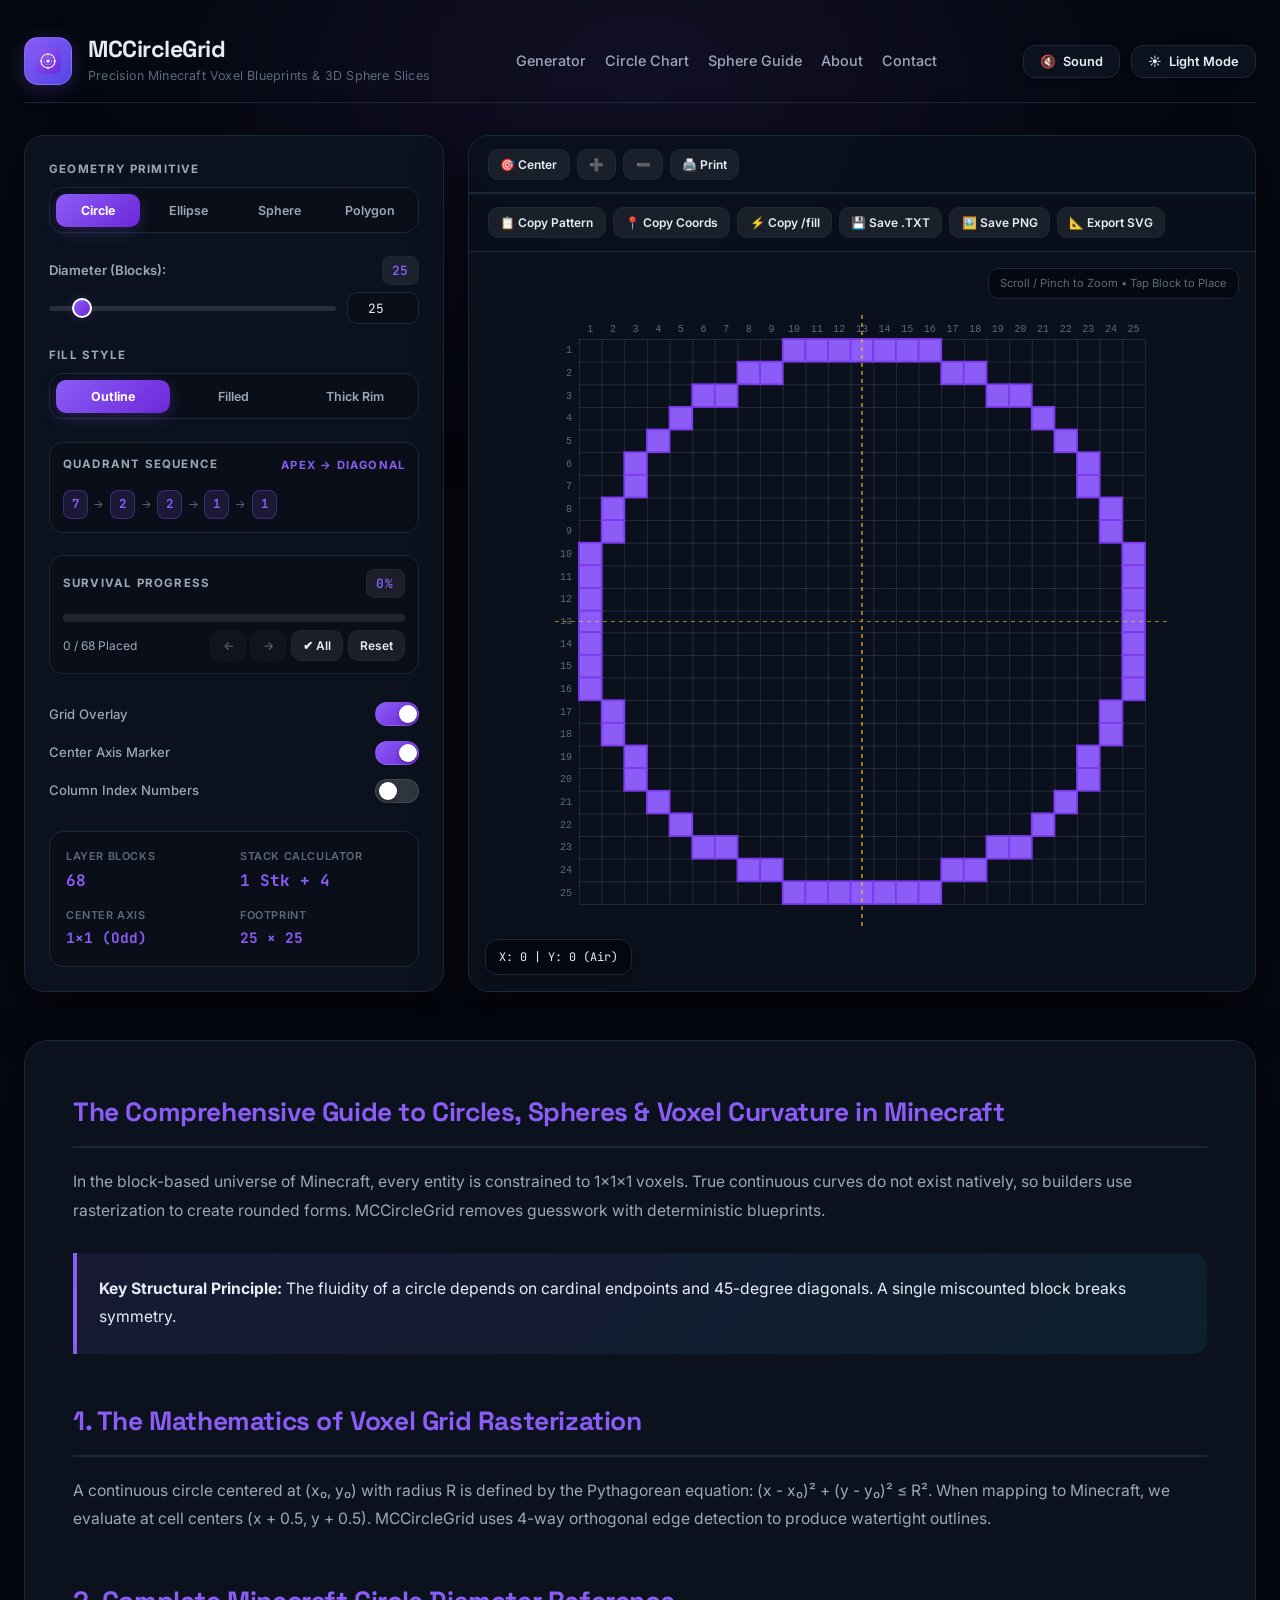
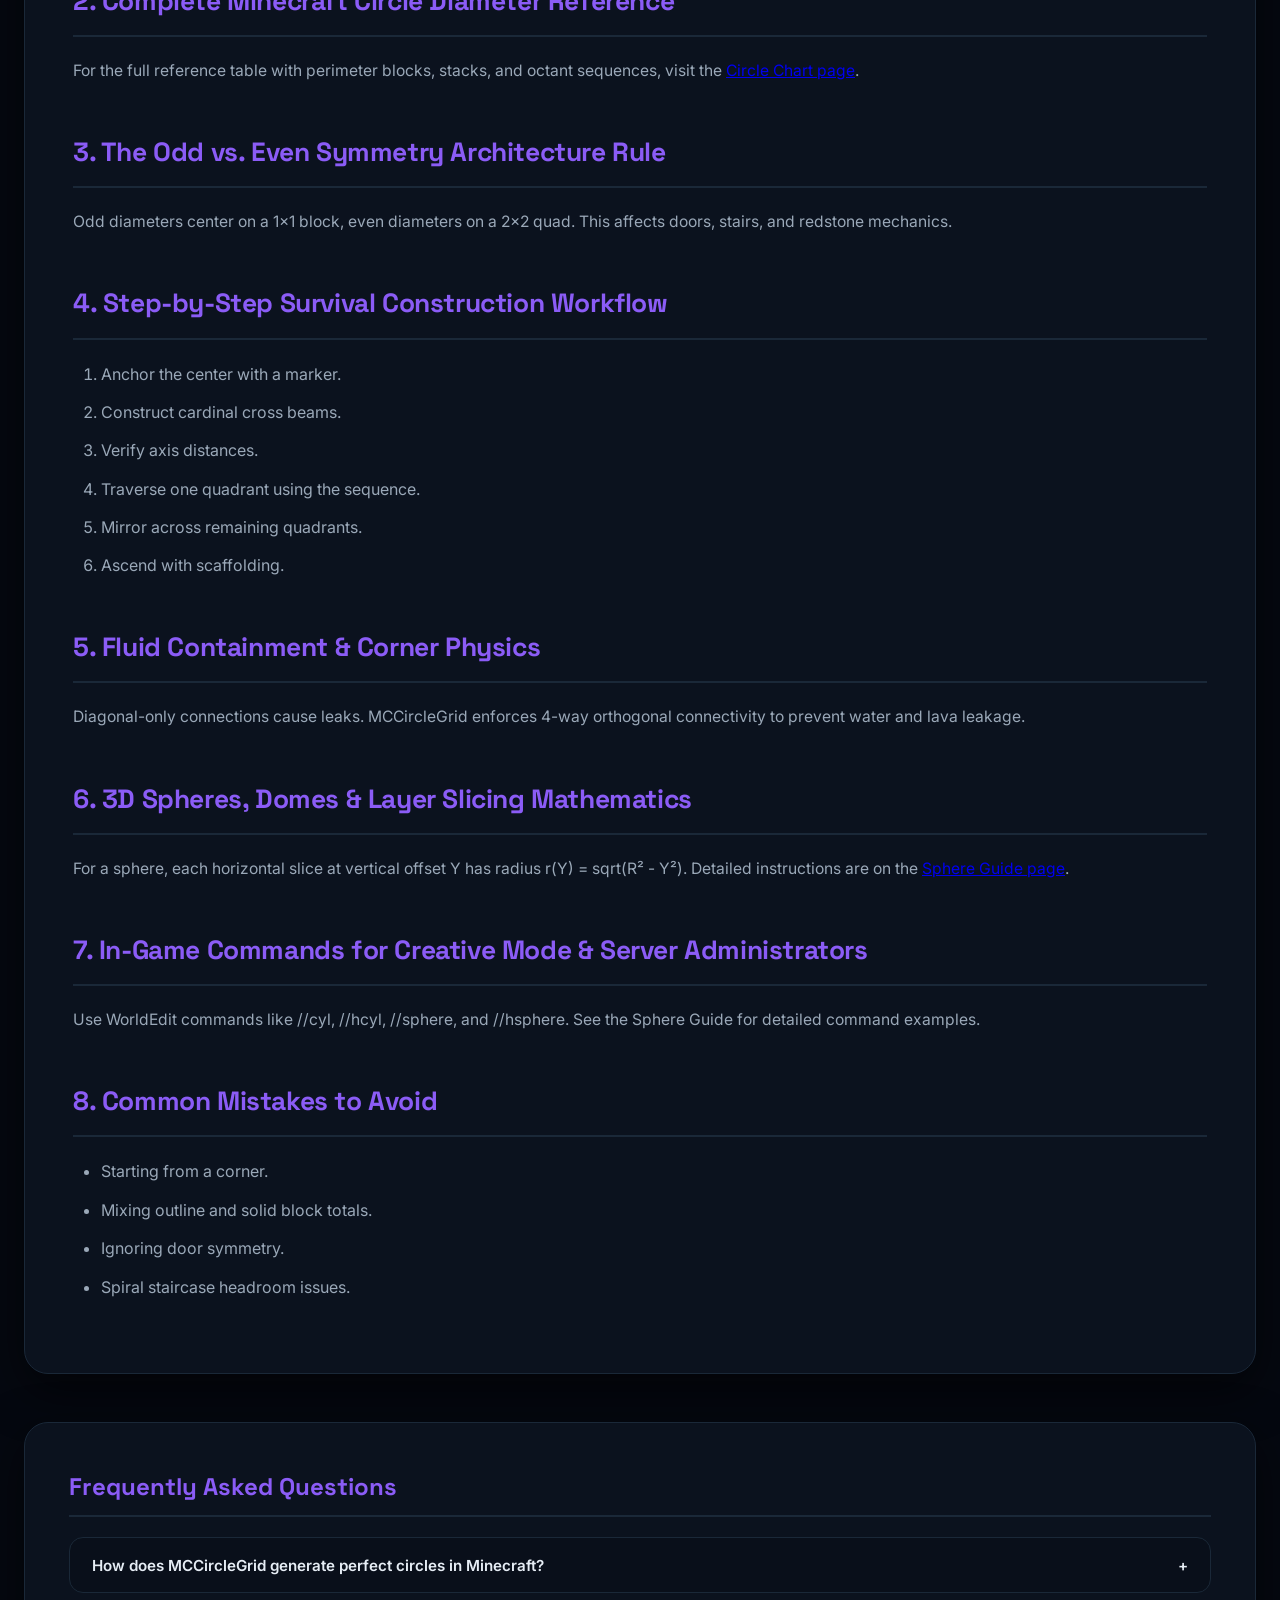
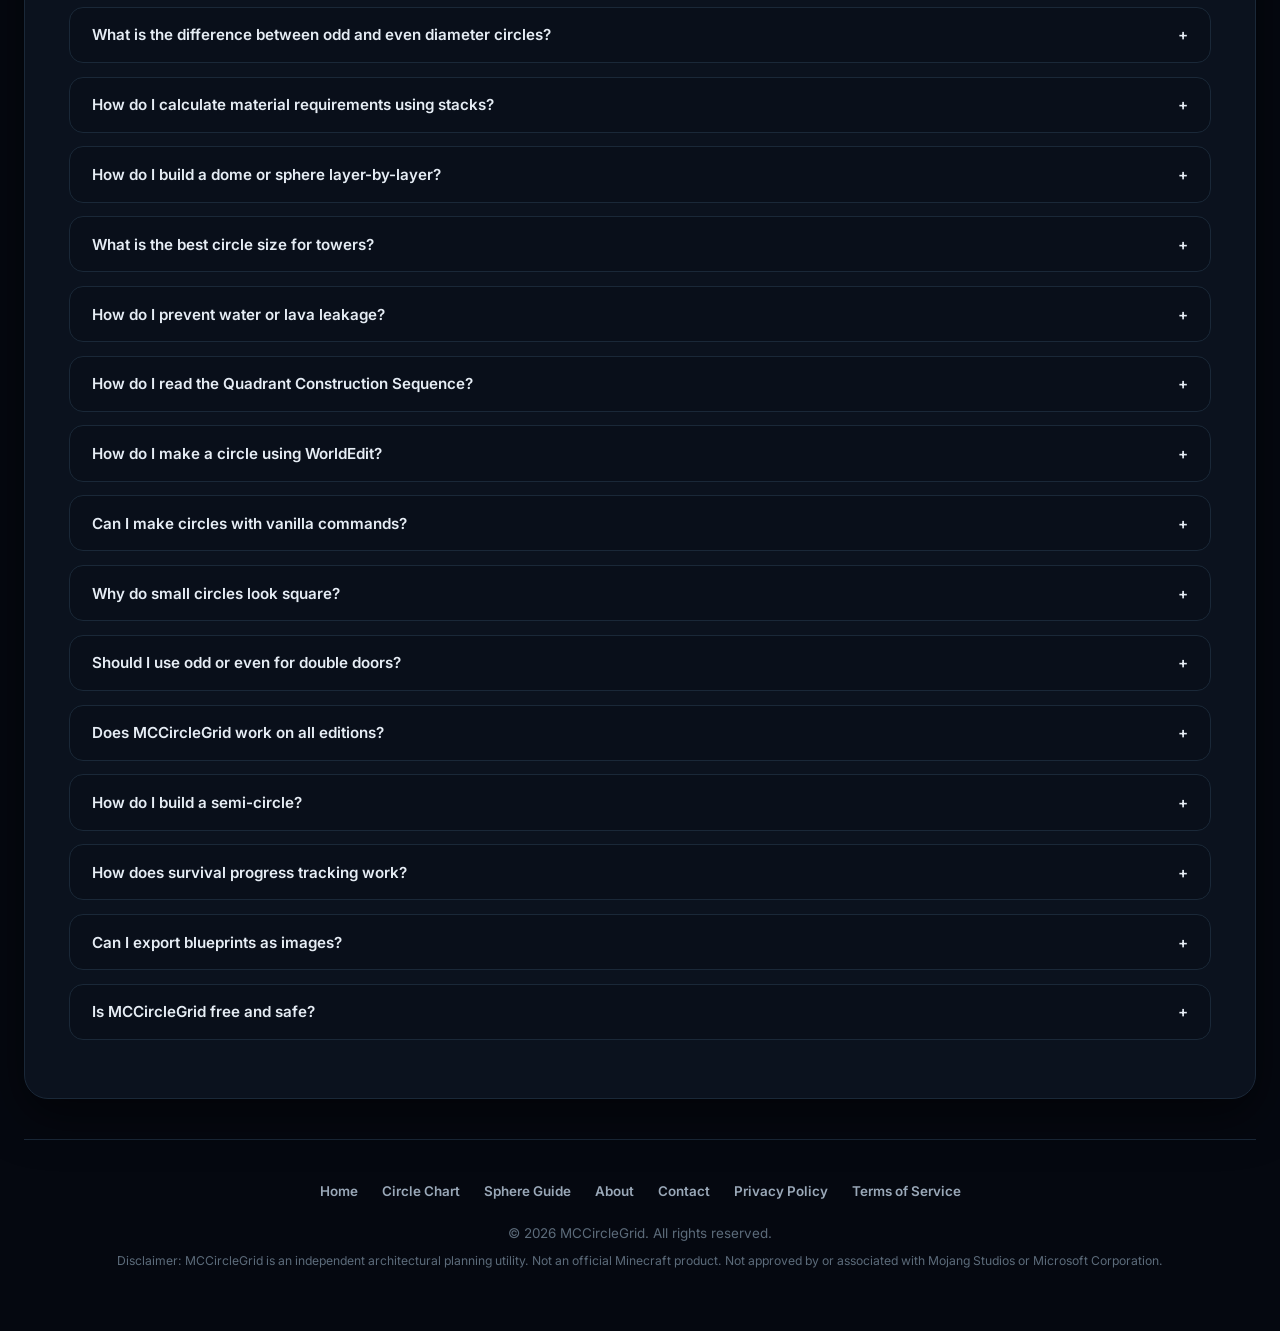
<file: index.html>
<!DOCTYPE html>
<html lang="en" data-theme="dark">
<head>

    <!-- Google tag (gtag.js) -->
    <script async src="https://www.googletagmanager.com/gtag/js?id=G-0HENKGXQMJ">
    </script>
    <script>
        window.dataLayer = window.dataLayer || [];

        function gtag() { dataLayer.push(arguments); }
        gtag('js', new Date());
        gtag('config', 'G-0HENKGXQMJ');
    </script>

    <meta charset="UTF-8" />
    <meta name="viewport" content="width=device-width, initial-scale=1.0, maximum-scale=5.0, user-scalable=yes" />
    <title>Minecraft Circle Generator & 3D Grid Blueprint - MCCircleGrid</title>
    <meta name="description" content="Free precision Minecraft circle generator & 3D pixel grid maker. Create perfect circles, ellipses, polygons & spheres with block-by-block blueprints instantly!" />
    <link rel="canonical" href="https://mccirclegrid.com/" />
    <meta name="author" content="MCCircleGrid Architectural Engineering" />
    <meta name="robots" content="index, follow" />
    <meta property="og:type" content="website" />
    <meta property="og:title" content="MCCircleGrid | Precision Minecraft Circle Generator & 3D Sphere Builder" />
    <meta property="og:description" content="The definitive voxel blueprint generator for Minecraft builders. Calculate circle diameters, 3D sphere layers, odd vs even centers, and block material stacks." />
    <meta property="og:url" content="https://mccirclegrid.com/" />
    <meta property="og:site_name" content="MCCircleGrid" />
    <meta property="og:image" content="https://mccirclegrid.com/og-preview.png" />
    <meta name="twitter:card" content="summary_large_image" />
    <meta name="twitter:title" content="Minecraft Circle Generator & 3D Grid Blueprint - MCCircleGrid" />
    <meta name="twitter:description" content="Generate mathematically verified circles, spheres, and polygons for Minecraft builds with block counts and construction sequences." />
    <meta name="twitter:image" content="https://mccirclegrid.com/og-preview.png" />

    <!-- Favicon -->
    <link rel="icon" type="image/svg+xml" href="data:image/svg+xml,%3Csvg xmlns='http://www.w3.org/2000/svg' viewBox='0 0 48 48'%3E%3Cdefs%3E%3ClinearGradient id='g' x1='0' y1='0' x2='1' y2='1'%3E%3Cstop offset='0%25' stop-color='%238b5cf6'/%3E%3Cstop offset='100%25' stop-color='%236d28d9'/%3E%3C/linearGradient%3E%3C/defs%3E%3Crect width='48' height='48' rx='12' fill='%23080c12'/%3E%3Ccircle cx='24' cy='24' r='13' fill='none' stroke='url(%23g)' stroke-width='2.5'/%3E%3Ccircle cx='24' cy='24' r='7' fill='none' stroke='%23a78bfa' stroke-width='1.5' stroke-dasharray='3,3'/%3E%3Ccircle cx='24' cy='24' r='3' fill='%23fff'/%3E%3Cpath d='M24 10v3M24 35v3M10 24h3M35 24h3' stroke='%238b5cf6' stroke-width='2' stroke-linecap='round'/%3E%3C/svg%3E" />

   <script type="application/ld+json">
{
  "@context": "https://schema.org",
  "@graph": [
    {
      "@type": "SoftwareApplication",
      "name": "MCCircleGrid",
      "operatingSystem": "All",
      "applicationCategory": "UtilitiesApplication",
      "offers": {
        "@type": "Offer",
        "price": "0.00",
        "priceCurrency": "USD"
      },
      "url": "https://mccirclegrid.com/",
      "description": "Deterministic Euclidean voxel blueprint generator for Minecraft circles, ellipses, and regular polygons."
    },
    {
      "@type": "HowTo",
      "name": "How to Build a Perfect Circle in Minecraft",
      "description": "Step-by-step architectural guide to construct symmetrical circles in Minecraft using voxel rasterization blueprints.",
      "step": [
        {
          "@type": "HowToStep",
          "name": "Anchor the Center Coordinate",
          "text": "Place a marker block at your desired center point in your Minecraft world."
        },
        {
          "@type": "HowToStep",
          "name": "Construct the Cardinal Cross",
          "text": "Measure outward along North, South, East, and West axes using the calculated radius."
        },
        {
          "@type": "HowToStep",
          "name": "Follow the Quadrant Sequence",
          "text": "Starting from the cardinal apex, place blocks according to the pixel grid quadrant sequence."
        },
        {
          "@type": "HowToStep",
          "name": "Mirror Across Remaining Quadrants",
          "text": "Replicate the verified quadrant blueprint symmetrically across the remaining three quadrants."
        }
      ]
    }
  ]
}
</script>

    <link rel="preconnect" href="https://fonts.googleapis.com">
    <link rel="preconnect" href="https://fonts.gstatic.com" crossorigin>
    <link href="https://fonts.googleapis.com/css2?family=Inter:wght@400;500;600;700;800&family=Space+Grotesk:wght@400;500;600;700&family=JetBrains+Mono:wght@400;600;700&display=swap" rel="stylesheet">

    <!--
    ============================================================
    STYLES.CSS — Complete Theme + Layout
    (Replaces your external /assets/css/styles.css)
    ============================================================
    -->
    <style>
        /* ===== RESET & BASE ===== */
        *,
        *::before,
        *::after {
            box-sizing: border-box;
            margin: 0;
            padding: 0;
            -webkit-tap-highlight-color: transparent;
        }

        :root {
            /* Fonts (non‑theme) */
            --font-main: 'Inter', -apple-system, BlinkMacSystemFont, sans-serif;
            --font-mono: 'JetBrains Mono', 'Fira Code', monospace;
            --font-display: 'Space Grotesk', 'Inter', sans-serif;
            --transition: .3s cubic-bezier(.4, 0, .2, 1);
            --glass-blur: blur(18px);
            --shadow-elevation: 0 16px 48px rgba(0, 0, 0, .55);
        }

        /* ===== THEME VARIABLES (HIGH SPECIFICITY) ===== */
        html[data-theme="dark"] {
            --bg-body: #050810;
            --bg-primary: #0d1117;
            --bg-secondary: #161b22;
            --bg-card: rgba(13, 20, 32, .92);
            --bg-card-secondary: #1e242c;
            --bg-card-border: #1a2838;
            --text-main: #e6edf5;
            --text-primary: #e2e8f0;
            --text-secondary: #9aa8b8;
            --text-muted: #5c6b7a;
            --accent: #8b5cf6;
            --accent-glow: rgba(139, 92, 246, .24);
            --secondary-accent: #22d3ee;
            --mc-gold: #fbbf24;
            --grid-bg: #0a101c;
            --grid-line: rgba(148, 163, 184, .18);
            --grid-center: rgba(251, 191, 36, .8);
            --block-fill: #8b5cf6;
            --block-stroke: #7c3aed;
            --block-placed: #10b981;
            --block-placed-stroke: #059669;
            --block-ghost: rgba(139, 92, 246, .28);
            --bg-card-secondary-alt: #252d38;
        }

        html[data-theme="light"] {
            --bg-body: #f0f4f8;
            --bg-primary: #ffffff;
            --bg-secondary: #f1f5f9;
            --bg-card: rgba(255, 255, 255, .96);
            --bg-card-secondary: #f1f5f9;
            --bg-card-border: #dce5f0;
            --text-main: #1e293b;
            --text-primary: #1e293b;
            --text-secondary: #475569;
            --text-muted: #64748b;
            --accent: #7c3aed;
            --accent-glow: rgba(124, 58, 237, .18);
            --secondary-accent: #0891b2;
            --mc-gold: #d97706;
            --grid-bg: #f6f9fc;
            --grid-line: rgba(0, 0, 0, .07);
            --grid-center: rgba(180, 83, 9, .8);
            --block-fill: #7c3aed;
            --block-stroke: #6d28d9;
            --block-placed: #059669;
            --block-placed-stroke: #047857;
            --block-ghost: rgba(124, 58, 237, .18);
            --bg-card-secondary-alt: #f1f5f9;
            --shadow-elevation: 0 8px 32px rgba(0, 0, 0, .08);
        }

        /* ===== GLOBAL STYLES ===== */
        html {
            scroll-behavior: smooth;
        }

        body {
            font-family: var(--font-main);
            background: var(--bg-body);
            color: var(--text-main);
            line-height: 1.65;
            overflow-x: hidden;
            min-height: 100vh;
            transition: background var(--transition), color var(--transition);
        }

        .ambient-glow {
            position: fixed;
            top: -30%;
            left: 50%;
            transform: translateX(-50%);
            width: 1100px;
            height: 700px;
            background: radial-gradient(ellipse, var(--accent-glow) 0%, transparent 70%);
            z-index: -1;
            pointer-events: none;
            filter: blur(100px);
            opacity: .5;
        }

        .container {
            max-width: 1440px;
            margin: 0 auto;
            padding: 1.25rem 1.5rem;
        }

        /* ===== HEADER ===== */
        header {
            display: flex;
            justify-content: space-between;
            align-items: center;
            padding: 1rem 0;
            border-bottom: 1px solid var(--bg-card-border);
            margin-bottom: 2rem;
            flex-wrap: wrap;
            gap: .75rem;
            position: relative;
        }

        .brand-group {
            display: flex;
            align-items: center;
            gap: 1rem;
            text-decoration: none;
            color: inherit;
        }

        .brand-icon {
            width: 48px;
            height: 48px;
            border-radius: 14px;
            background: linear-gradient(135deg, var(--accent), #4f46e5);
            display: flex;
            align-items: center;
            justify-content: center;
            box-shadow: 0 4px 20px var(--accent-glow);
            border: 1px solid rgba(255, 255, 255, .15);
            flex-shrink: 0;
        }

        .brand-icon svg {
            width: 26px;
            height: 26px;
            fill: #fff;
        }

        .brand-text h1 {
            font-family: var(--font-display);
            font-size: 1.45rem;
            font-weight: 700;
            letter-spacing: -.5px;
            line-height: 1.2;
        }

        .brand-text p {
            font-size: .78rem;
            color: var(--text-muted);
            letter-spacing: .2px;
            margin-top: 2px;
        }

        .site-nav {
            display: flex;
            gap: 1.2rem;
            flex-wrap: wrap;
            align-items: center;
        }

        .site-nav a {
            color: var(--text-secondary);
            text-decoration: none;
            font-weight: 500;
            font-size: .9rem;
            transition: color .2s;
        }

        .site-nav a:hover {
            color: var(--accent);
        }

        .nav-actions {
            display: flex;
            align-items: center;
            gap: .65rem;
        }

        .theme-toggle-btn,
        .audio-toggle-btn {
            background: var(--bg-card);
            border: 1px solid var(--bg-card-border);
            color: var(--text-main);
            padding: .5rem 1rem;
            border-radius: 12px;
            cursor: pointer;
            display: flex;
            align-items: center;
            gap: .45rem;
            font-size: .8rem;
            font-weight: 600;
            backdrop-filter: var(--glass-blur);
            transition: all var(--transition);
            box-shadow: 0 2px 10px rgba(0, 0, 0, .15);
            font-family: var(--font-main);
        }

        .theme-toggle-btn:hover,
        .audio-toggle-btn:hover {
            border-color: var(--accent);
            transform: translateY(-2px);
            box-shadow: 0 4px 20px var(--accent-glow);
        }

        /* ===== STUDIO GRID ===== */
        .studio-grid {
            display: grid;
            grid-template-columns: 420px 1fr;
            gap: 1.5rem;
            margin-bottom: 3rem;
        }

        @media(max-width:1024px) {
            .studio-grid {
                grid-template-columns: 1fr;
            }
        }

        .control-panel {
            background: var(--bg-card);
            border: 1px solid var(--bg-card-border);
            border-radius: 20px;
            padding: 1.5rem;
            backdrop-filter: var(--glass-blur);
            box-shadow: var(--shadow-elevation);
            display: flex;
            flex-direction: column;
            gap: 1.4rem;
            height: fit-content;
            position: sticky;
            top: 1rem;
            max-height: calc(100vh - 2rem);
            overflow-y: auto;
        }

        @media(max-width:1024px) {
            .control-panel {
                position: static;
                max-height: none;
                overflow-y: visible;
            }
        }

        .panel-section-title {
            font-size: .72rem;
            text-transform: uppercase;
            letter-spacing: 1.2px;
            color: var(--text-secondary);
            font-weight: 700;
            display: flex;
            align-items: center;
            justify-content: space-between;
            margin-bottom: .5rem;
        }

        .pill-selector {
            display: grid;
            grid-template-columns: repeat(auto-fit, minmax(70px, 1fr));
            gap: .4rem;
            background: rgba(0, 0, 0, .2);
            padding: .35rem;
            border-radius: 14px;
            border: 1px solid var(--bg-card-border);
        }

        html[data-theme="light"] .pill-selector {
            background: rgba(0, 0, 0, .04);
        }

        .pill-btn {
            background: transparent;
            border: none;
            color: var(--text-secondary);
            padding: .55rem .35rem;
            font-size: .78rem;
            font-weight: 600;
            border-radius: 10px;
            cursor: pointer;
            transition: all var(--transition);
            text-align: center;
            font-family: var(--font-main);
        }

        .pill-btn:hover {
            color: var(--text-main);
            background: rgba(255, 255, 255, .06);
        }

        .pill-btn.active {
            background: linear-gradient(135deg, var(--accent), #6d28d9);
            color: #fff;
            font-weight: 700;
            box-shadow: 0 4px 16px var(--accent-glow);
        }

        .form-group {
            display: flex;
            flex-direction: column;
            gap: .45rem;
        }

        .form-label-row {
            display: flex;
            justify-content: space-between;
            align-items: center;
            font-size: .82rem;
            font-weight: 600;
            color: var(--text-secondary);
        }

        .value-badge {
            font-family: var(--font-mono);
            background: rgba(255, 255, 255, .07);
            padding: .2rem .6rem;
            border-radius: 8px;
            color: var(--accent);
            font-size: .8rem;
            border: 1px solid var(--bg-card-border);
            font-weight: 600;
        }

        html[data-theme="light"] .value-badge {
            background: rgba(0, 0, 0, .05);
        }

        .slider-input-group {
            display: flex;
            align-items: center;
            gap: .7rem;
        }

        input[type="range"] {
            flex: 1;
            height: 5px;
            -webkit-appearance: none;
            appearance: none;
            background: rgba(255, 255, 255, .12);
            border-radius: 6px;
            outline: none;
        }

        html[data-theme="light"] input[type="range"] {
            background: rgba(0, 0, 0, .1);
        }

        input[type="range"]::-webkit-slider-thumb {
            -webkit-appearance: none;
            appearance: none;
            width: 20px;
            height: 20px;
            border-radius: 50%;
            background: linear-gradient(135deg, var(--accent), #6d28d9);
            cursor: pointer;
            box-shadow: 0 0 12px var(--accent-glow);
            border: 2px solid #fff;
            transition: transform .2s;
        }

        input[type="range"]::-webkit-slider-thumb:hover {
            transform: scale(1.15);
        }

        input[type="range"]::-moz-range-thumb {
            width: 20px;
            height: 20px;
            border-radius: 50%;
            background: linear-gradient(135deg, var(--accent), #6d28d9);
            cursor: pointer;
            box-shadow: 0 0 12px var(--accent-glow);
            border: 2px solid #fff;
        }

        input[type="number"] {
            width: 72px;
            background: rgba(0, 0, 0, .22);
            border: 1px solid var(--bg-card-border);
            color: var(--text-main);
            padding: .4rem .5rem;
            border-radius: 10px;
            font-family: var(--font-mono);
            font-size: .8rem;
            text-align: center;
            transition: border-color var(--transition);
        }

        html[data-theme="light"] input[type="number"] {
            background: #fff;
        }

        input[type="number"]:focus {
            border-color: var(--accent);
            outline: none;
        }

        /* ===== TOGGLES ===== */
        .switch-row {
            display: flex;
            justify-content: space-between;
            align-items: center;
            padding: .35rem 0;
            font-size: .82rem;
            font-weight: 500;
            color: var(--text-secondary);
        }

        .switch {
            position: relative;
            display: inline-block;
            width: 44px;
            height: 24px;
            flex-shrink: 0;
        }

        .switch input {
            opacity: 0;
            width: 0;
            height: 0;
        }

        .slider-switch {
            position: absolute;
            cursor: pointer;
            top: 0;
            left: 0;
            right: 0;
            bottom: 0;
            background: rgba(255, 255, 255, .15);
            transition: .25s;
            border-radius: 24px;
            border: 1px solid rgba(255, 255, 255, .1);
        }

        html[data-theme="light"] .slider-switch {
            background: rgba(0, 0, 0, .12);
        }

        .slider-switch:before {
            position: absolute;
            content: "";
            height: 18px;
            width: 18px;
            left: 3px;
            bottom: 2px;
            background: #fff;
            transition: .25s;
            border-radius: 50%;
            box-shadow: 0 2px 4px rgba(0, 0, 0, .3);
        }

        input:checked+.slider-switch {
            background: linear-gradient(135deg, var(--accent), #6d28d9);
        }

        input:checked+.slider-switch:before {
            transform: translateX(20px);
        }

        /* ===== SEQUENCE ===== */
        .sequence-container {
            background: rgba(0, 0, 0, .2);
            border: 1px solid var(--bg-card-border);
            border-radius: 14px;
            padding: .8rem;
            display: flex;
            flex-direction: column;
            gap: .5rem;
        }

        html[data-theme="light"] .sequence-container {
            background: rgba(0, 0, 0, .03);
        }

        .sequence-badges {
            display: flex;
            flex-wrap: wrap;
            gap: .35rem;
            align-items: center;
            min-height: 28px;
        }

        .seq-pill {
            background: rgba(139, 92, 246, .14);
            color: var(--accent);
            border: 1px solid rgba(139, 92, 246, .3);
            padding: .18rem .5rem;
            border-radius: 8px;
            font-family: var(--font-mono);
            font-size: .78rem;
            font-weight: 700;
        }

        .seq-info-pill {
            color: var(--text-muted);
            font-size: .74rem;
            font-style: italic;
        }

        /* ===== PROGRESS ===== */
        .progress-hud {
            background: rgba(0, 0, 0, .2);
            border: 1px solid var(--bg-card-border);
            border-radius: 14px;
            padding: .8rem;
            display: flex;
            flex-direction: column;
            gap: .5rem;
        }

        html[data-theme="light"] .progress-hud {
            background: rgba(0, 0, 0, .03);
        }

        .progress-bar-bg {
            width: 100%;
            height: 8px;
            background: rgba(255, 255, 255, .1);
            border-radius: 8px;
            overflow: hidden;
        }

        html[data-theme="light"] .progress-bar-bg {
            background: rgba(0, 0, 0, .08);
        }

        .progress-bar-fill {
            height: 100%;
            width: 0%;
            background: linear-gradient(90deg, var(--accent), var(--secondary-accent));
            transition: width .3s ease;
            border-radius: 8px;
        }

        .progress-actions {
            display: flex;
            justify-content: space-between;
            align-items: center;
            font-size: .75rem;
            gap: .5rem;
            flex-wrap: wrap;
        }

        .progress-btn-group {
            display: flex;
            gap: .3rem;
            flex-wrap: wrap;
        }

        /* ===== BUTTONS ===== */
        .tool-btn {
            background: rgba(255, 255, 255, .07);
            border: 1px solid var(--bg-card-border);
            color: var(--text-main);
            padding: .42rem .7rem;
            border-radius: 10px;
            font-size: .75rem;
            font-weight: 600;
            cursor: pointer;
            display: flex;
            align-items: center;
            gap: .3rem;
            transition: all .2s;
            font-family: var(--font-main);
        }

        html[data-theme="light"] .tool-btn {
            background: #f0f4f8;
        }

        .tool-btn:hover {
            background: rgba(255, 255, 255, .12);
            border-color: var(--accent);
        }

        .tool-btn:disabled {
            opacity: .35;
            cursor: not-allowed;
            border-color: var(--bg-card-border);
        }

        /* ===== STATS ===== */
        .stats-card {
            background: rgba(0, 0, 0, .2);
            border: 1px solid var(--bg-card-border);
            border-radius: 14px;
            padding: 1rem;
            display: grid;
            grid-template-columns: 1fr 1fr;
            gap: .75rem;
        }

        html[data-theme="light"] .stats-card {
            background: rgba(0, 0, 0, .03);
        }

        .stat-item {
            display: flex;
            flex-direction: column;
            gap: 2px;
        }

        .stat-label {
            font-size: .68rem;
            color: var(--text-muted);
            text-transform: uppercase;
            letter-spacing: .6px;
            font-weight: 600;
        }

        .stat-value {
            font-size: 1rem;
            font-weight: 700;
            font-family: var(--font-mono);
            color: var(--accent);
        }

        /* ===== CANVAS STAGE ===== */
        .canvas-stage {
            background: var(--bg-card);
            border: 1px solid var(--bg-card-border);
            border-radius: 20px;
            display: flex;
            flex-direction: column;
            backdrop-filter: var(--glass-blur);
            box-shadow: var(--shadow-elevation);
            position: relative;
            min-height: 620px;
            overflow: hidden;
        }

        .stage-toolbar {
            display: flex;
            justify-content: space-between;
            align-items: center;
            padding: .8rem 1.2rem;
            border-bottom: 1px solid var(--bg-card-border);
            background: rgba(0, 0, 0, .14);
            flex-wrap: wrap;
            gap: .5rem;
            z-index: 20;
        }

        html[data-theme="light"] .stage-toolbar {
            background: rgba(0, 0, 0, .02);
        }

        .tool-group {
            display: flex;
            align-items: center;
            gap: .45rem;
            flex-wrap: wrap;
        }

        .viewport-wrapper {
            position: relative;
            flex: 1;
            width: 100%;
            height: 100%;
            min-height: 520px;
            overflow: hidden;
            cursor: grab;
            touch-action: none;
            background: var(--grid-bg);
            user-select: none;
        }

        .viewport-wrapper:active {
            cursor: grabbing;
        }

        canvas {
            position: absolute;
            top: 0;
            left: 0;
            display: block;
            image-rendering: pixelated;
        }

        .hud-inspector {
            position: absolute;
            bottom: 1rem;
            left: 1rem;
            background: rgba(5, 8, 16, .85);
            border: 1px solid var(--bg-card-border);
            border-radius: 12px;
            padding: .45rem .8rem;
            font-family: var(--font-mono);
            font-size: .74rem;
            color: var(--text-main);
            pointer-events: none;
            backdrop-filter: blur(10px);
            z-index: 10;
            box-shadow: 0 4px 16px rgba(0, 0, 0, .3);
        }

        html[data-theme="light"] .hud-inspector {
            background: rgba(255, 255, 255, .9);
        }

        .hud-zoom-hint {
            position: absolute;
            top: 1rem;
            right: 1rem;
            background: rgba(5, 8, 16, .8);
            border: 1px solid var(--bg-card-border);
            border-radius: 10px;
            padding: .35rem .7rem;
            font-size: .7rem;
            color: var(--text-muted);
            pointer-events: none;
            backdrop-filter: blur(8px);
            z-index: 10;
        }

        html[data-theme="light"] .hud-zoom-hint {
            background: rgba(255, 255, 255, .85);
        }

        .sphere-layer-hud {
            position: absolute;
            bottom: 1rem;
            right: 1rem;
            background: var(--bg-card);
            border: 1px solid var(--bg-card-border);
            border-radius: 16px;
            padding: .85rem 1.1rem;
            backdrop-filter: blur(14px);
            display: flex;
            align-items: center;
            gap: .65rem;
            z-index: 15;
            box-shadow: var(--shadow-elevation);
        }

        /* ===== GUIDE & FAQ ===== */
        .guide-article {
            background: var(--bg-card);
            border: 1px solid var(--bg-card-border);
            border-radius: 24px;
            padding: 3rem;
            backdrop-filter: var(--glass-blur);
            box-shadow: var(--shadow-elevation);
            margin-bottom: 3rem;
            line-height: 1.8;
            color: var(--text-main);
        }

        @media(max-width:768px) {
            .guide-article {
                padding: 1.75rem;
            }
        }

        .guide-article h2 {
            font-family: var(--font-display);
            font-size: 1.65rem;
            color: var(--accent);
            margin: 2.75rem 0 1.25rem;
            font-weight: 700;
            letter-spacing: -.4px;
            border-bottom: 2px solid var(--bg-card-border);
            padding-bottom: .6rem;
        }

        .guide-article h2:first-of-type {
            margin-top: 0;
        }

        .guide-article h3 {
            font-size: 1.2rem;
            color: var(--secondary-accent);
            margin: 1.8rem 0 .8rem;
            font-weight: 600;
        }

        .guide-article p {
            margin-bottom: 1.35rem;
            color: var(--text-secondary);
            font-size: .98rem;
        }

        .guide-article strong {
            color: var(--text-main);
        }

        .guide-article code {
            font-family: var(--font-mono);
            background: rgba(139, 92, 246, 0.12);
            color: var(--accent);
            padding: 0.15rem 0.45rem;
            border-radius: 6px;
            font-size: 0.88rem;
            border: 1px solid rgba(139, 92, 246, 0.25);
        }

        .guide-article ul,
        .guide-article ol {
            margin-left: 1.75rem;
            margin-bottom: 1.5rem;
            color: var(--text-secondary);
        }

        .guide-article li {
            margin-bottom: .6rem;
        }

        .guide-callout {
            background: linear-gradient(135deg, rgba(139, 92, 246, .1), rgba(34, 211, 238, .07));
            border-left: 4px solid var(--accent);
            padding: 1.4rem;
            border-radius: 0 14px 14px 0;
            margin: 1.75rem 0;
            font-size: .98rem;
        }

        .table-container {
            overflow-x: auto;
            margin: 1.75rem 0 2.25rem;
        }

        .guide-table {
            width: 100%;
            border-collapse: collapse;
            text-align: left;
            font-size: .9rem;
            border-radius: 12px;
            overflow: hidden;
        }

        .guide-table th,
        .guide-table td {
            padding: .85rem 1rem;
            border: 1px solid var(--bg-card-border);
        }

        .guide-table th {
            background: rgba(0, 0, 0, .25);
            color: var(--accent);
            font-weight: 700;
            text-transform: uppercase;
            font-size: .78rem;
            letter-spacing: .6px;
        }

        html[data-theme="light"] .guide-table th {
            background: rgba(0, 0, 0, .05);
        }

        /* ===== FAQ ===== */
        .faq-item {
            border: 1px solid var(--bg-card-border);
            border-radius: 14px;
            margin-bottom: .85rem;
            overflow: hidden;
            background: rgba(0, 0, 0, .14);
            transition: border-color var(--transition);
        }

        html[data-theme="light"] .faq-item {
            background: rgba(0, 0, 0, .02);
        }

        .faq-item:hover {
            border-color: var(--accent);
        }

        .faq-header {
            padding: 1.1rem 1.35rem;
            font-weight: 600;
            cursor: pointer;
            display: flex;
            justify-content: space-between;
            align-items: center;
            transition: background .2s;
            width: 100%;
            background: none;
            border: none;
            color: var(--text-main);
            text-align: left;
            font-size: .95rem;
            font-family: var(--font-main);
        }

        .faq-header:hover {
            background: rgba(255, 255, 255, .04);
        }

        .faq-content {
            padding: 0 1.35rem 1.25rem;
            display: none;
            color: var(--text-secondary);
            font-size: .94rem;
            line-height: 1.7;
        }

        .faq-item.open .faq-content {
            display: block;
        }

        /* ===== PAGE SECTIONS ===== */
        .page-section {
            background: var(--bg-card);
            border: 1px solid var(--bg-card-border);
            border-radius: 24px;
            padding: 2.75rem;
            backdrop-filter: var(--glass-blur);
            box-shadow: var(--shadow-elevation);
            margin-bottom: 2.5rem;
        }

        @media(max-width:768px) {
            .page-section {
                padding: 1.5rem;
            }
        }

        .page-section h2 {
            font-family: var(--font-display);
            font-size: 1.5rem;
            color: var(--accent);
            margin-bottom: 1.25rem;
            border-bottom: 2px solid var(--bg-card-border);
            padding-bottom: 0.5rem;
        }

        .contact-form {
            display: flex;
            flex-direction: column;
            gap: 1.2rem;
            max-width: 680px;
        }

        .form-row {
            display: flex;
            flex-direction: column;
            gap: 0.45rem;
        }

        .form-row label {
            font-size: 0.85rem;
            font-weight: 600;
            color: var(--text-main);
        }

        .form-row input,
        .form-row textarea {
            background: rgba(0, 0, 0, 0.25);
            border: 1px solid var(--bg-card-border);
            color: var(--text-main);
            padding: 0.75rem 1rem;
            border-radius: 12px;
            font-family: var(--font-main);
            font-size: 0.92rem;
            outline: none;
            transition: border-color 0.2s;
        }

        html[data-theme="light"] .form-row input,
        html[data-theme="light"] .form-row textarea {
            background: #fff;
        }

        .form-row input:focus,
        .form-row textarea:focus {
            border-color: var(--accent);
        }

        .submit-btn {
            background: linear-gradient(135deg, var(--accent), #6d28d9);
            color: #fff;
            padding: 0.75rem 1.75rem;
            border: none;
            border-radius: 12px;
            font-weight: 700;
            font-size: 0.95rem;
            cursor: pointer;
            width: fit-content;
            box-shadow: 0 4px 16px var(--accent-glow);
            transition: transform 0.2s;
            font-family: var(--font-main);
        }

        .submit-btn:hover {
            transform: translateY(-2px);
        }

        /* ===== FOOTER ===== */
        footer {
            border-top: 1px solid var(--bg-card-border);
            padding: 2.5rem 0;
            text-align: center;
            color: var(--text-muted);
            font-size: .84rem;
        }

        .footer-nav {
            display: flex;
            justify-content: center;
            gap: 1.5rem;
            margin-bottom: 1.25rem;
            flex-wrap: wrap;
        }

        .footer-nav a {
            color: var(--text-secondary);
            text-decoration: none;
            font-weight: 600;
            transition: color 0.2s;
        }

        .footer-nav a:hover {
            color: var(--accent);
        }

        /* ===== TOAST ===== */
        .toast {
            position: fixed;
            bottom: 2rem;
            left: 50%;
            transform: translateX(-50%) translateY(100px);
            background: #0d1420;
            color: #e6edf5;
            border: 1px solid var(--accent);
            padding: .65rem 1.3rem;
            border-radius: 12px;
            font-size: .84rem;
            box-shadow: 0 8px 32px rgba(0, 0, 0, .5);
            opacity: 0;
            transition: all .4s cubic-bezier(.16, 1, .3, 1);
            z-index: 1000;
            pointer-events: none;
        }

        .toast.show {
            transform: translateX(-50%) translateY(0);
            opacity: 1;
        }

        /* ===== SCROLLBAR ===== */
        ::-webkit-scrollbar {
            width: 8px;
            height: 8px;
        }
        ::-webkit-scrollbar-track {
            background: transparent;
        }
        ::-webkit-scrollbar-thumb {
            background: rgba(139, 92, 246, .4);
            border-radius: 8px;
        }
        ::-webkit-scrollbar-thumb:hover {
            background: var(--accent);
        }

        /* ===== RESPONSIVE ===== */
        @media(max-width:480px) {
            .viewport-wrapper {
                min-height: 400px;
            }
            .sphere-layer-hud {
                bottom: 5rem;
                padding: .6rem .8rem;
                flex-wrap: wrap;
                gap: .4rem;
                right: .5rem;
                left: .5rem;
                border-radius: 12px;
                justify-content: center;
            }
            .sphere-layer-hud input[type="range"] {
                width: 80px;
            }
            .stage-toolbar {
                padding: .5rem .7rem;
            }
            .tool-group {
                gap: .25rem;
            }
            .tool-btn {
                padding: .3rem .5rem;
                font-size: .7rem;
            }
            .control-panel {
                padding: 1rem;
            }
            .container {
                padding: .75rem .9rem;
            }
            .brand-text h1 {
                font-size: 1.15rem;
            }
            .brand-text p {
                font-size: .68rem;
            }
            .hud-inspector {
                font-size: .62rem;
                padding: .3rem .6rem;
                bottom: .6rem;
                left: .6rem;
            }
            .hud-zoom-hint {
                font-size: .6rem;
                padding: .2rem .5rem;
                top: .6rem;
                right: .6rem;
            }
            .nav-actions .audio-toggle-btn,
            .nav-actions .theme-toggle-btn {
                padding: .35rem .6rem;
                font-size: .7rem;
            }
            .nav-actions .audio-toggle-btn span,
            .nav-actions .theme-toggle-btn span {
                font-size: .8rem;
            }
        }

        @media(max-width:768px) {
            .site-nav {
                display: none;
            }
            .mobile-menu-toggle {
                display: flex !important;
            }
            .nav-actions {
                gap: .4rem;
            }
            .nav-actions .audio-toggle-btn,
            .nav-actions .theme-toggle-btn {
                padding: .4rem .7rem;
                font-size: .75rem;
                border-radius: 10px;
            }
        }

        @media(min-width:769px) {
            .mobile-menu-toggle {
                display: none !important;
            }
            .mobile-menu-overlay {
                display: none !important;
            }
        }

        /* ===== MOBILE MENU OVERRIDES ===== */
        .mobile-menu-toggle {
            display: none;
            background: linear-gradient(135deg, var(--bg-card), var(--bg-card-secondary));
            border: 1px solid var(--bg-card-border);
            border-radius: 12px;
            width: 44px;
            height: 44px;
            align-items: center;
            justify-content: center;
            cursor: pointer;
            z-index: 1001;
            transition: all .3s ease;
            box-shadow: 0 4px 15px rgba(0, 0, 0, .2);
        }

        .mobile-menu-toggle:hover {
            border-color: var(--accent);
            box-shadow: 0 4px 20px rgba(139, 92, 246, .3);
            transform: translateY(-1px);
        }

        .hamburger-line {
            display: block;
            width: 18px;
            height: 2px;
            background: var(--text-primary);
            margin: 3px auto;
            border-radius: 4px;
            transition: all .3s cubic-bezier(.68, -.55, .265, 1.55);
        }

        .mobile-menu-toggle.active .hamburger-line:nth-child(1) {
            transform: translateY(5px) rotate(45deg);
        }
        .mobile-menu-toggle.active .hamburger-line:nth-child(2) {
            opacity: 0;
            transform: scaleX(.5);
        }
        .mobile-menu-toggle.active .hamburger-line:nth-child(3) {
            transform: translateY(-5px) rotate(-45deg);
        }

        .mobile-menu-overlay {
            position: fixed;
            top: 0;
            left: 0;
            width: 100%;
            height: 100%;
            background: rgba(0, 0, 0, .6);
            backdrop-filter: blur(12px);
            -webkit-backdrop-filter: blur(12px);
            z-index: 1000;
            opacity: 0;
            visibility: hidden;
            transition: opacity .3s ease, visibility .3s ease;
        }

        .mobile-menu-overlay.open {
            opacity: 1;
            visibility: visible;
        }

        .mobile-menu-panel {
            position: fixed;
            top: 0;
            right: -360px;
            width: 320px;
            height: 100dvh;
            background: linear-gradient(180deg, var(--bg-primary), var(--bg-secondary));
            border-left: 1px solid var(--bg-card-border);
            box-shadow: -10px 0 50px rgba(0, 0, 0, .6);
            transition: right .4s cubic-bezier(.16, 1, .3, 1);
            display: flex;
            flex-direction: column;
            padding: 20px;
            overflow-y: auto;
            z-index: 1001;
        }

        .mobile-menu-overlay.open .mobile-menu-panel {
            right: 0;
        }

        .mobile-menu-close {
            background: rgba(255, 255, 255, .05);
            border: 1px solid var(--bg-card-border);
            border-radius: 10px;
            width: 36px;
            height: 36px;
            display: flex;
            align-items: center;
            justify-content: center;
            cursor: pointer;
            color: var(--text-secondary);
            transition: all .3s ease;
            align-self: flex-end;
            margin-bottom: 10px;
        }

        .mobile-menu-close:hover {
            color: var(--text-primary);
            border-color: var(--accent);
            background: rgba(139, 92, 246, .1);
            transform: rotate(90deg);
        }

        .mobile-menu-brand {
            display: flex;
            align-items: center;
            gap: 12px;
            padding: 15px 0;
            border-bottom: 1px solid var(--bg-card-border);
            margin-bottom: 20px;
        }

        .mobile-menu-brand .brand-icon-small {
            width: 42px;
            height: 42px;
            background: linear-gradient(135deg, #8b5cf6, #6d28d9);
            border-radius: 12px;
            display: flex;
            align-items: center;
            justify-content: center;
            box-shadow: 0 4px 15px rgba(139, 92, 246, .4);
        }

        .mobile-menu-brand .brand-icon-small svg {
            width: 24px;
            height: 24px;
        }

        .mobile-menu-brand span {
            font-family: 'Space Grotesk', sans-serif;
            font-size: 1.15rem;
            font-weight: 700;
            color: var(--text-primary);
            letter-spacing: -.5px;
        }

        .mobile-menu-nav {
            display: flex;
            flex-direction: column;
            gap: 4px;
            margin-bottom: 20px;
            flex: 1;
        }

        .mobile-menu-nav a {
            display: flex;
            align-items: center;
            gap: 12px;
            padding: 14px 16px;
            border-radius: 14px;
            color: var(--text-secondary);
            text-decoration: none;
            font-size: .95rem;
            font-weight: 500;
            transition: all .25s ease;
            border: 1px solid transparent;
            background: rgba(255, 255, 255, .02);
        }

        .mobile-menu-nav a:hover {
            background: rgba(139, 92, 246, .12);
            color: var(--text-primary);
            border-color: var(--accent);
            transform: translateX(4px);
        }

        .mobile-menu-nav .menu-icon {
            font-size: 20px;
            width: 24px;
            text-align: center;
            filter: drop-shadow(0 2px 4px rgba(0, 0, 0, .3));
        }

        .mobile-menu-actions {
            display: flex;
            flex-direction: column;
            gap: 8px;
            padding: 15px;
            border-top: 1px solid var(--bg-card-border);
            margin-top: auto;
            background: rgba(255, 255, 255, .02);
            border-radius: 14px;
        }

        .mobile-menu-actions .audio-toggle-btn,
        .mobile-menu-actions .theme-toggle-btn {
            width: 100%;
            justify-content: center;
            padding: 12px;
            border-radius: 12px;
            border: 1px solid var(--bg-card-border);
            background: rgba(255, 255, 255, .05);
            color: var(--text-primary);
            font-size: .85rem;
            font-weight: 600;
            cursor: pointer;
            transition: all .2s ease;
            display: flex;
            align-items: center;
            gap: 8px;
            font-family: var(--font-main);
        }

        .mobile-menu-actions .audio-toggle-btn:hover,
        .mobile-menu-actions .theme-toggle-btn:hover {
            border-color: var(--accent);
            background: rgba(139, 92, 246, .15);
            transform: translateY(-2px);
            box-shadow: 0 4px 12px rgba(139, 92, 246, .2);
        }

        .mobile-menu-footer {
            text-align: center;
            padding: 15px 0 5px;
            font-size: .72rem;
            color: var(--text-muted);
            border-top: 1px solid var(--bg-card-border);
            margin-top: 10px;
        }

        /* ===== PRINT ===== */
        #printMetadata {
            display: none;
            padding: 1rem 1.5rem;
            background: #fff;
            color: #000;
            border-bottom: 2px solid #8b5cf6;
        }

        #printMetadata h2 {
            margin: 0 0 .4rem 0;
            font-family: var(--font-display);
            color: #7c3aed;
            font-size: 1.3rem;
        }

        #printMetadata p {
            margin: 0;
            font-family: var(--font-mono);
            font-size: .9rem;
        }

        @media print {
            body {
                background: #fff !important;
                color: #000 !important;
            }
            .control-panel,
            .stage-toolbar,
            header,
            footer,
            .ambient-glow,
            .hud-inspector,
            .hud-zoom-hint,
            .sphere-layer-hud,
            .progress-hud,
            .guide-article,
            .page-section,
            .toast,
            .brand-group,
            .nav-actions,
            .tool-btn {
                display: none !important;
            }
            .container {
                max-width: 100% !important;
                padding: 0 !important;
            }
            .studio-grid {
                display: block !important;
            }
            .canvas-stage {
                border: none !important;
                box-shadow: none !important;
                border-radius: 0 !important;
                backdrop-filter: none !important;
                min-height: 0 !important;
                overflow: visible !important;
            }
            #printMetadata {
                display: block !important;
            }
            .viewport-wrapper {
                position: static !important;
                overflow: visible !important;
                min-height: auto !important;
                height: auto !important;
            }
            canvas {
                position: static !important;
                width: 100% !important;
                height: auto !important;
                max-width: 100% !important;
                background: #ffffff !important;
                filter: grayscale(100%) invert(100%) contrast(150%) !important;
            }
            .sphere-layer-hud {
                display: none !important;
            }
        }
    </style>

    <!-- Shared JS (for multi‑page features) -->
    <script src="/assets/js/shared.js">
    </script>
</head>
<body>
    <div class="ambient-glow"></div>
    <div id="toast" class="toast" role="alert" aria-live="polite"></div>
    <div class="container">
        <header id="top">
            <a href="/" class="brand-group" aria-label="MCCircleGrid Home">
                <div class="brand-icon" aria-hidden="true">
                    <svg viewBox="0 0 48 48" fill="none" xmlns="http://www.w3.org/2000/svg">
                        <defs>
                            <linearGradient id="brandGrad" x1="0" y1="0" x2="1" y2="1">
                                <stop offset="0%" stop-color="#8b5cf6"/>
                                <stop offset="100%" stop-color="#6d28d9"/>
                            </linearGradient>
                        </defs>
                        <rect width="48" height="48" rx="12" fill="url(#brandGrad)"/>
                        <circle cx="24" cy="24" r="13" fill="none" stroke="rgba(255,255,255,0.9)" stroke-width="2"/>
                        <circle cx="24" cy="24" r="7" fill="none" stroke="rgba(255,255,255,0.7)" stroke-width="1.5" stroke-dasharray="3,3"/>
                        <circle cx="24" cy="24" r="3" fill="#fff"/>
                        <path d="M24 10v3M24 35v3M10 24h3M35 24h3" stroke="#fff" stroke-width="2" stroke-linecap="round"/>
                        <circle cx="24" cy="24" r="13" fill="none" stroke="rgba(255,255,255,0.3)" stroke-width="0.5"/>
                    </svg>
                </div>
                <div class="brand-text">
                    <h1>MCCircleGrid</h1>
                    <p>Precision Minecraft Voxel Blueprints &amp; 3D Sphere Slices</p>
                </div>
            </a>

            <nav class="site-nav" aria-label="Main Navigation">
                <a href="/">Generator</a>
                <a href="/circle-chart/">Circle Chart</a>
                <a href="/sphere-guide/">Sphere Guide</a>
                <a href="/about/">About</a>
                <a href="/contact/">Contact</a>
            </nav>

            <!-- Mobile Hamburger -->
            <button class="mobile-menu-toggle" id="menuToggle" aria-label="Open Menu" aria-expanded="false">
                <span class="hamburger-line"></span>
                <span class="hamburger-line"></span>
                <span class="hamburger-line"></span>
            </button>

            <div class="nav-actions">
                <button class="audio-toggle-btn" id="audioToggleBtn" aria-label="Toggle Sound Effects">
                    <span id="audioIcon" aria-hidden="true">🔇</span> Sound
                </button>
                <button class="theme-toggle-btn" id="themeToggleBtn" aria-label="Switch Theme Mode">
                    <span id="themeIcon" aria-hidden="true">☀️</span> Light Mode
                </button>
            </div>
        </header>

        <!-- Studio Grid -->
        <main class="studio-grid">
            <aside class="control-panel" aria-label="Geometry Controls">
                <div>
                    <div class="panel-section-title">Geometry Primitive</div>
                    <div class="pill-selector" role="group" aria-label="Choose Primitive Shape">
                        <button class="pill-btn active" data-shape="circle" title="Generate a circle">Circle</button>
                        <button class="pill-btn" data-shape="ellipse" title="Generate an ellipse">Ellipse</button>
                        <button class="pill-btn" data-shape="sphere" title="Generate a sphere slice">Sphere</button>
                        <button class="pill-btn" data-shape="polygon" title="Generate a regular polygon">Polygon</button>
                    </div>
                </div>
                <div class="form-group">
                    <div class="form-label-row">
                        <label for="widthSlider" id="widthLabel">Diameter (Blocks):</label>
                        <span class="value-badge" id="widthBadge" aria-live="polite">25</span>
                    </div>
                    <div class="slider-input-group">
                        <input type="range" id="widthSlider" min="3" max="256" value="25" aria-labelledby="widthLabel" />
                        <input type="number" id="widthNumber" min="3" max="256" value="25" aria-labelledby="widthLabel" />
                    </div>
                </div>
                <div class="form-group" id="heightGroup" style="display:none;">
                    <div class="form-label-row">
                        <label for="heightSlider">Height (Blocks):</label>
                        <span class="value-badge" id="heightBadge" aria-live="polite">17</span>
                    </div>
                    <div class="slider-input-group">
                        <input type="range" id="heightSlider" min="3" max="256" value="17" aria-label="Height in blocks" />
                        <input type="number" id="heightNumber" min="3" max="256" value="17" aria-label="Height in blocks" />
                    </div>
                </div>
                <div class="form-group" id="sidesGroup" style="display:none;">
                    <div class="form-label-row">
                        <label for="sidesSlider">Polygon Sides:</label>
                        <span class="value-badge" id="sidesBadge" aria-live="polite">6</span>
                    </div>
                    <div class="slider-input-group">
                        <input type="range" id="sidesSlider" min="3" max="16" value="6" aria-label="Polygon Sides" />
                        <input type="number" id="sidesNumber" min="3" max="16" value="6" aria-label="Polygon Sides" />
                    </div>
                </div>
                <div>
                    <div class="panel-section-title">Fill Style</div>
                    <div class="pill-selector" role="group" aria-label="Fill Mode">
                        <button class="pill-btn active" data-fill="outline" title="Show only the outline">Outline</button>
                        <button class="pill-btn" data-fill="filled" title="Fill the entire shape">Filled</button>
                        <button class="pill-btn" data-fill="thick" title="Thick rim outline">Thick Rim</button>
                    </div>
                </div>
                <div class="form-group" id="thicknessGroup" style="display:none;">
                    <div class="form-label-row">
                        <label for="thicknessSlider">Rim Width:</label>
                        <span class="value-badge" id="thicknessBadge" aria-live="polite">2</span>
                    </div>
                    <div class="slider-input-group">
                        <input type="range" id="thicknessSlider" min="1" max="8" value="2" aria-label="Rim width" />
                        <input type="number" id="thicknessNumber" min="1" max="8" value="2" aria-label="Rim width" />
                    </div>
                </div>
                <div class="sequence-container">
                    <div class="panel-section-title"><span>Quadrant Sequence</span><span style="font-size:.7rem;color:var(--accent);">Apex → Diagonal</span></div>
                    <div class="sequence-badges" id="seqContainer" aria-live="polite"><span class="seq-pill">Calculating...</span></div>
                </div>
                <div class="progress-hud">
                    <div class="panel-section-title"><span>Survival Progress</span><span class="value-badge" id="progressPercent" style="color:var(--accent);">0%</span></div>
                    <div class="progress-bar-bg" aria-hidden="true"><div class="progress-bar-fill" id="progressBar"></div></div>
                    <div class="progress-actions">
                        <span id="progressCount" style="color:var(--text-secondary);">0 / 0 Placed</span>
                        <div class="progress-btn-group">
                            <button class="tool-btn" id="btnUndo" aria-label="Undo placement" disabled>←</button>
                            <button class="tool-btn" id="btnRedo" aria-label="Redo placement" disabled>→</button>
                            <button class="tool-btn" id="btnCompleteLayer" title="Mark all layer blocks complete">✔ All</button>
                            <button class="tool-btn" id="btnResetProgress" title="Reset all progress marks">Reset</button>
                        </div>
                    </div>
                </div>
                <div style="display:flex;flex-direction:column;gap:.2rem;">
                    <div class="switch-row"><label for="toggleGrid">Grid Overlay</label><label class="switch"><input type="checkbox" id="toggleGrid" checked /><span class="slider-switch"></span></label></div>
                    <div class="switch-row"><label for="toggleCenter">Center Axis Marker</label><label class="switch"><input type="checkbox" id="toggleCenter" checked /><span class="slider-switch"></span></label></div>
                    <div class="switch-row" id="ghostToggleRow" style="display:none;"><label for="toggleGhost">Ghost Layer (Y−1)</label><label class="switch"><input type="checkbox" id="toggleGhost" checked /><span class="slider-switch"></span></label></div>
                    <div class="switch-row"><label for="toggleNumbers">Column Index Numbers</label><label class="switch"><input type="checkbox" id="toggleNumbers" /><span class="slider-switch"></span></label></div>
                </div>
                <div class="stats-card">
                    <div class="stat-item"><span class="stat-label">Layer Blocks</span><span class="stat-value" id="statTotalBlocks">0</span></div>
                    <div class="stat-item"><span class="stat-label">Stack Calculator</span><span class="stat-value" id="statStacks">0 Stk + 0</span></div>
                    <div class="stat-item"><span class="stat-label">Center Axis</span><span class="stat-value" id="statSymmetry" style="font-size:.9rem;">1×1</span></div>
                    <div class="stat-item"><span class="stat-label">Footprint</span><span class="stat-value" id="statBounds" style="font-size:.9rem;">25×25</span></div>
                </div>
            </aside>
            <section class="canvas-stage" aria-label="Interactive Canvas">
                <div class="stage-toolbar">
                    <div class="tool-group">
                        <button class="tool-btn" id="btnResetView">🎯 Center</button>
                        <button class="tool-btn" id="btnZoomIn" aria-label="Zoom In">➕</button>
                        <button class="tool-btn" id="btnZoomOut" aria-label="Zoom Out">➖</button>
                        <button class="tool-btn" id="btnPrint">🖨️ Print</button>
                    </div>
                </div>
                <div class="stage-toolbar" style="border-top:1px solid var(--bg-card-border);">
                    <div class="tool-group">
                        <button class="tool-btn" id="btnCopyAscii">📋 Copy Pattern</button>
                        <button class="tool-btn" id="btnCopyCoords">📍 Copy Coords</button>
                        <button class="tool-btn" id="btnCopyFill">⚡ Copy /fill</button>
                        <button class="tool-btn" id="btnExportTxt">💾 Save .TXT</button>
                        <button class="tool-btn" id="btnExportPng">🖼️ Save PNG</button>
                        <button class="tool-btn" id="btnExportSvg">📐 Export SVG</button>
                    </div>
                </div>
                <div class="viewport-wrapper" id="viewportWrapper" style="touch-action:none; -webkit-user-select:none; user-select:none;">
                    <canvas id="blueprintCanvas" aria-label="Minecraft Block Grid"></canvas>
                    <div class="hud-inspector" id="hudCoords" aria-live="off">X: 0 | Y: 0 (Air)</div>
                    <div class="hud-zoom-hint" aria-hidden="true">Scroll / Pinch to Zoom • Tap Block to Place</div>
                    <div class="sphere-layer-hud" id="sphereHud" style="display:none;">
                        <div style="display:flex;flex-direction:column;gap:.15rem;">
                            <label for="layerSlider" style="font-size:.68rem;color:var(--text-muted);font-weight:700;letter-spacing:.5px;">SPHERE LAYER</label>
                            <div style="display:flex;align-items:center;gap:.5rem;">
                                <input type="range" id="layerSlider" min="0" max="24" value="12" style="width:120px;" />
                                <span class="value-badge" id="layerBadge">Y:12</span>
                            </div>
                        </div>
                        <button class="tool-btn" id="btnLayerDown" aria-label="Previous Layer">▼</button>
                        <button class="tool-btn" id="btnLayerUp" aria-label="Next Layer">▲</button>
                    </div>
                </div>
            </section>
        </main>

        <!-- Guide -->
        <article class="guide-article" id="guide">
            <h2>The Comprehensive Guide to Circles, Spheres &amp; Voxel Curvature in Minecraft</h2>
            <p>In the block-based universe of Minecraft, every entity is constrained to 1×1×1 voxels. True continuous curves do not exist natively, so builders use rasterization to create rounded forms. MCCircleGrid removes guesswork with deterministic blueprints.</p>

            <div class="guide-callout">
                <strong>Key Structural Principle:</strong> The fluidity of a circle depends on cardinal endpoints and 45-degree diagonals. A single miscounted block breaks symmetry.
            </div>

            <h2>1. The Mathematics of Voxel Grid Rasterization</h2>
            <p>A continuous circle centered at (x₀, y₀) with radius R is defined by the Pythagorean equation: (x - x₀)² + (y - y₀)² ≤ R². When mapping to Minecraft, we evaluate at cell centers (x + 0.5, y + 0.5). MCCircleGrid uses 4-way orthogonal edge detection to produce watertight outlines.</p>

            <h2>2. Complete Minecraft Circle Diameter Reference</h2>
            <p>For the full reference table with perimeter blocks, stacks, and octant sequences, visit the <a href="/circle-chart/">Circle Chart page</a>.</p>

            <h2>3. The Odd vs. Even Symmetry Architecture Rule</h2>
            <p>Odd diameters center on a 1×1 block, even diameters on a 2×2 quad. This affects doors, stairs, and redstone mechanics.</p>

            <h2>4. Step-by-Step Survival Construction Workflow</h2>
            <ol>
                <li>Anchor the center with a marker.</li>
                <li>Construct cardinal cross beams.</li>
                <li>Verify axis distances.</li>
                <li>Traverse one quadrant using the sequence.</li>
                <li>Mirror across remaining quadrants.</li>
                <li>Ascend with scaffolding.</li>
            </ol>

            <h2>5. Fluid Containment &amp; Corner Physics</h2>
            <p>Diagonal-only connections cause leaks. MCCircleGrid enforces 4-way orthogonal connectivity to prevent water and lava leakage.</p>

            <h2>6. 3D Spheres, Domes &amp; Layer Slicing Mathematics</h2>
            <p>For a sphere, each horizontal slice at vertical offset Y has radius r(Y) = sqrt(R² - Y²). Detailed instructions are on the <a href="/sphere-guide/">Sphere Guide page</a>.</p>

            <h2>7. In-Game Commands for Creative Mode &amp; Server Administrators</h2>
            <p>Use WorldEdit commands like //cyl, //hcyl, //sphere, and //hsphere. See the Sphere Guide for detailed command examples.</p>

            <h2>8. Common Mistakes to Avoid</h2>
            <ul>
                <li>Starting from a corner.</li>
                <li>Mixing outline and solid block totals.</li>
                <li>Ignoring door symmetry.</li>
                <li>Spiral staircase headroom issues.</li>
            </ul>
        </article>

        <!-- FAQ -->
        <section class="page-section" id="faq">
            <h2>Frequently Asked Questions</h2>
            <div class="faq-item">
                <button class="faq-header" type="button" aria-expanded="false">
                    <span>How does MCCircleGrid generate perfect circles in Minecraft?</span><span aria-hidden="true">+</span>
                </button>
                <div class="faq-content">It rasterizes Euclidean circles onto a voxel grid using cell-center distance evaluations and 4-way orthogonal edge detection to produce watertight outlines.</div>
            </div>
            <div class="faq-item">
                <button class="faq-header" type="button" aria-expanded="false">
                    <span>What is the difference between odd and even diameter circles?</span><span aria-hidden="true">+</span>
                </button>
                <div class="faq-content">Odd circles center on a single 1×1 block and have odd-width cardinal tips. Even circles center on a 2×2 quad and have even-width tips.</div>
            </div>
            <div class="faq-item">
                <button class="faq-header" type="button" aria-expanded="false">
                    <span>How do I calculate material requirements using stacks?</span><span aria-hidden="true">+</span>
                </button>
                <div class="faq-content">Use floor(Total / 64) for complete stacks and Total mod 64 for loose blocks.</div>
            </div>
            <div class="faq-item">
                <button class="faq-header" type="button" aria-expanded="false">
                    <span>How do I build a dome or sphere layer-by-layer?</span><span aria-hidden="true">+</span>
                </button>
                <div class="faq-content">Use sphere mode. For each layer at offset Y, calculate radius r(Y) = sqrt(R² - Y²). Enable Ghost Layer for scaffolding reference.</div>
            </div>
            <div class="faq-item">
                <button class="faq-header" type="button" aria-expanded="false">
                    <span>What is the best circle size for towers?</span><span aria-hidden="true">+</span>
                </button>
                <div class="faq-content">Popular sizes: 9×9 guard tower, 13×13 turret, 17×17 lighthouse, 25×25 grand tower.</div>
            </div>
            <div class="faq-item">
                <button class="faq-header" type="button" aria-expanded="false">
                    <span>How do I prevent water or lava leakage?</span><span aria-hidden="true">+</span>
                </button>
                <div class="faq-content">Use orthogonal connections only. Diagonal-only seams leak fluids.</div>
            </div>
            <div class="faq-item">
                <button class="faq-header" type="button" aria-expanded="false">
                    <span>How do I read the Quadrant Construction Sequence?</span><span aria-hidden="true">+</span>
                </button>
                <div class="faq-content">The sequence shows consecutive linear runs from cardinal apex to 45-degree diagonal. Mirror across quadrants.</div>
            </div>
            <div class="faq-item">
                <button class="faq-header" type="button" aria-expanded="false">
                    <span>How do I make a circle using WorldEdit?</span><span aria-hidden="true">+</span>
                </button>
                <div class="faq-content">Use //cyl &lt;block&gt; &lt;radius&gt; for solid, //hcyl for hollow walls.</div>
            </div>
            <div class="faq-item">
                <button class="faq-header" type="button" aria-expanded="false">
                    <span>Can I make circles with vanilla commands?</span><span aria-hidden="true">+</span>
                </button>
                <div class="faq-content">Yes, with /fill or armor stands holding blocks.</div>
            </div>
            <div class="faq-item">
                <button class="faq-header" type="button" aria-expanded="false">
                    <span>Why do small circles look square?</span><span aria-hidden="true">+</span>
                </button>
                <div class="faq-content">Under 7 blocks, resolution is too low. From 11 and above, curvature is convincing.</div>
            </div>
            <div class="faq-item">
                <button class="faq-header" type="button" aria-expanded="false">
                    <span>Should I use odd or even for double doors?</span><span aria-hidden="true">+</span>
                </button>
                <div class="faq-content">Even diameter gives a 2-wide center axis, ideal for double doors.</div>
            </div>
            <div class="faq-item">
                <button class="faq-header" type="button" aria-expanded="false">
                    <span>Does MCCircleGrid work on all editions?</span><span aria-hidden="true">+</span>
                </button>
                <div class="faq-content">Yes, voxel geometry is identical across Java, Bedrock, and Console.</div>
            </div>
            <div class="faq-item">
                <button class="faq-header" type="button" aria-expanded="false">
                    <span>How do I build a semi-circle?</span><span aria-hidden="true">+</span>
                </button>
                <div class="faq-content">Generate a circle and construct only the top half above the center axis.</div>
            </div>
            <div class="faq-item">
                <button class="faq-header" type="button" aria-expanded="false">
                    <span>How does survival progress tracking work?</span><span aria-hidden="true">+</span>
                </button>
                <div class="faq-content">Click blocks to mark them; progress is saved in localStorage with undo/redo support.</div>
            </div>
            <div class="faq-item">
                <button class="faq-header" type="button" aria-expanded="false">
                    <span>Can I export blueprints as images?</span><span aria-hidden="true">+</span>
                </button>
                <div class="faq-content">Yes, click Save PNG to download a high-res blueprint with progress markers.</div>
            </div>
            <div class="faq-item">
                <button class="faq-header" type="button" aria-expanded="false">
                    <span>Is MCCircleGrid free and safe?</span><span aria-hidden="true">+</span>
                </button>
                <div class="faq-content">Yes, 100% free, client-side, no tracking, no account required.</div>
            </div>
        </section>

        <!-- Footer -->
        <footer>
            <nav class="footer-nav" aria-label="Footer Navigation">
                <a href="/">Home</a>
                <a href="/circle-chart/">Circle Chart</a>
                <a href="/sphere-guide/">Sphere Guide</a>
                <a href="/about/">About</a>
                <a href="/contact/">Contact</a>
                <a href="/privacy-policy/">Privacy Policy</a>
                <a href="/terms-of-service/">Terms of Service</a>
            </nav>
            <p>&copy; 2026 MCCircleGrid. All rights reserved.</p>
            <p style="margin-top:.45rem;font-size:.76rem;color:var(--text-muted);">Disclaimer: MCCircleGrid is an independent architectural planning utility. Not an official Minecraft product. Not approved by or associated with Mojang Studios or Microsoft Corporation.</p>
        </footer>
    </div>

    <!-- Mobile Menu Overlay -->
    <div class="mobile-menu-overlay" id="mobileMenuOverlay">
        <div class="mobile-menu-panel">
            <button class="mobile-menu-close" id="mobileMenuClose" aria-label="Close Menu">
                <svg viewBox="0 0 24 24" width="18" height="18" fill="none" stroke="currentColor" stroke-width="2.5" stroke-linecap="round">
                    <path d="M6 6l12 12M18 6L6 18"/>
                </svg>
            </button>
            <div class="mobile-menu-brand">
                <div class="brand-icon-small">
                    <svg viewBox="0 0 48 48" fill="none" xmlns="http://www.w3.org/2000/svg">
                        <defs>
                            <linearGradient id="brandGrad2" x1="0" y1="0" x2="1" y2="1">
                                <stop offset="0%" stop-color="#8b5cf6"/>
                                <stop offset="100%" stop-color="#6d28d9"/>
                            </linearGradient>
                        </defs>
                        <rect width="48" height="48" rx="12" fill="url(#brandGrad2)"/>
                        <circle cx="24" cy="24" r="13" fill="none" stroke="rgba(255,255,255,0.9)" stroke-width="2"/>
                        <circle cx="24" cy="24" r="7" fill="none" stroke="rgba(255,255,255,0.7)" stroke-width="1.5" stroke-dasharray="3,3"/>
                        <circle cx="24" cy="24" r="3" fill="#fff"/>
                        <path d="M24 10v3M24 35v3M10 24h3M35 24h3" stroke="#fff" stroke-width="2" stroke-linecap="round"/>
                    </svg>
                </div>
                <span>MCCircleGrid</span>
            </div>
            <nav class="mobile-menu-nav">
                <a href="/"><span class="menu-icon">🏠</span> Generator</a>
                <a href="/circle-chart/"><span class="menu-icon">⭕</span> Circle Chart</a>
                <a href="/sphere-guide/"><span class="menu-icon">🌐</span> Sphere Guide</a>
                <a href="/about/"><span class="menu-icon">ℹ️</span> About</a>
                <a href="/contact/"><span class="menu-icon">📧</span> Contact</a>
            </nav>
            <div class="mobile-menu-actions">
                <button class="audio-toggle-btn" id="mobileAudioToggle">
                    <span>🔇</span> Sound
                </button>
                <button class="theme-toggle-btn" id="mobileThemeToggle">
                    <span>☀️</span> Light Mode
                </button>
            </div>
            <div class="mobile-menu-footer">
                <p>&copy; 2026 MCCircleGrid</p>
            </div>
        </div>
    </div>

    <!-- ===== GENERATOR SCRIPT (unchanged) ===== -->
    <script>
        (function() {
            'use strict';
            const MIN_ZOOM = 4,
                MAX_ZOOM = 80,
                STORAGE_PREFIX = 'mc_circle_gen_v4_';

            function safeGetStorage(key, fallback) {
                try { const v = localStorage.getItem(STORAGE_PREFIX + key); return v !== null ? v : fallback; } catch (e) { return fallback; }
            }

            function safeSetStorage(key, val) {
                try { localStorage.setItem(STORAGE_PREFIX + key, String(val)); } catch (e) {}
            }

            const toastEl = document.getElementById('toast');
            let toastTimer = null;

            function showToast(msg) {
                if (!toastEl) return;
                toastEl.textContent = msg;
                toastEl.classList.add('show');
                clearTimeout(toastTimer);
                toastTimer = setTimeout(() => toastEl.classList.remove('show'), 2500);
            }

            class SoundEngine {
                constructor() {
                    this.ctx = null;
                    this.enabled = safeGetStorage('sound', 'false') === 'true';
                }
                init() {
                    if (!this.ctx) {
                        const AC = window.AudioContext || window.webkitAudioContext;
                        if (AC) this.ctx = new AC();
                    }
                }
                playTone(freq = 600, duration = 0.04, type = 'sine') {
                    if (!this.enabled) return;
                    try {
                        this.init();
                        if (!this.ctx) return;
                        if (this.ctx.state === 'suspended') this.ctx.resume();
                        const osc = this.ctx.createOscillator();
                        const gain = this.ctx.createGain();
                        osc.type = type;
                        osc.frequency.setValueAtTime(freq, this.ctx.currentTime);
                        osc.frequency.exponentialRampToValueAtTime(Math.max(10, freq * 0.5), this.ctx.currentTime + duration);
                        gain.gain.setValueAtTime(0.06, this.ctx.currentTime);
                        gain.gain.exponentialRampToValueAtTime(0.001, this.ctx.currentTime + duration);
                        osc.connect(gain);
                        gain.connect(this.ctx.destination);
                        osc.start();
                        osc.stop(this.ctx.currentTime + duration);
                    } catch (e) {}
                }
                playClick() { this.playTone(850, 0.03); }
                playCheck() { this.playTone(1050, 0.05); }
                playUncheck() { this.playTone(450, 0.04); }
            }
            const sounds = new SoundEngine();

            const themeToggleBtn = document.getElementById('themeToggleBtn');
            const themeIcon = document.getElementById('themeIcon');

            const initialWidth = parseInt(safeGetStorage('width', '25'), 10);
            const defaultLayerY = Math.floor(initialWidth / 2);
            const state = {
                shape: safeGetStorage('shape', 'circle'),
                fill: safeGetStorage('fill', 'outline'),
                width: initialWidth,
                height: parseInt(safeGetStorage('height', '17'), 10),
                sides: parseInt(safeGetStorage('sides', '6'), 10),
                thickness: parseInt(safeGetStorage('thickness', '2'), 10),
                layerY: parseInt(safeGetStorage('layerY', String(defaultLayerY)), 10),
                showGrid: safeGetStorage('showGrid', 'true') === 'true',
                showCenter: safeGetStorage('showCenter', 'true') === 'true',
                showGhost: safeGetStorage('showGhost', 'true') === 'true',
                showNumbers: safeGetStorage('showNumbers', 'false') === 'true',
                zoom: 20,
                panX: 0,
                panY: 0,
                matrix: [],
                ghostMatrix: [],
                placedBlocks: new Set(),
                totalBlocks: 0,
                matrixBounds: { cols: 25, rows: 25 },
                hoverBlock: null
            };
            const history = { undoStack: [], redoStack: [] };

            function getBlueprintKey() {
                if (state.shape === 'sphere') return `${state.shape}_w${state.width}_f${state.fill}_t${state.thickness}_ly${state.layerY}`;
                if (state.shape === 'ellipse') return `${state.shape}_w${state.width}_h${state.height}_f${state.fill}_t${state.thickness}`;
                if (state.shape === 'polygon') return `${state.shape}_w${state.width}_s${state.sides}_f${state.fill}_t${state.thickness}`;
                return `${state.shape}_w${state.width}_f${state.fill}_t${state.thickness}`;
            }

            function saveProgressToStorage() {
                const key = getBlueprintKey();
                const data = Array.from(state.placedBlocks);
                safeSetStorage('prog_' + key, JSON.stringify(data));
            }

            function loadProgressFromStorage() {
                const key = getBlueprintKey();
                const raw = safeGetStorage('prog_' + key, null);
                state.placedBlocks.clear();
                if (raw) {
                    try {
                        const arr = JSON.parse(raw);
                        if (Array.isArray(arr)) {
                            arr.forEach(coord => {
                                const parts = coord.split(',');
                                if (parts.length === 2) {
                                    const x = parseInt(parts[0], 10),
                                        y = parseInt(parts[1], 10);
                                    if (state.matrix[y] && state.matrix[y][x] === 1) state.placedBlocks.add(coord);
                                }
                            });
                        }
                    } catch (e) {}
                }
            }

            const canvas = document.getElementById('blueprintCanvas');
            const ctx = canvas.getContext('2d', { alpha: false });
            const viewport = document.getElementById('viewportWrapper');
            const widthSlider = document.getElementById('widthSlider');
            const widthNumber = document.getElementById('widthNumber');
            const widthBadge = document.getElementById('widthBadge');
            const widthLabel = document.getElementById('widthLabel');
            const heightGroup = document.getElementById('heightGroup');
            const heightSlider = document.getElementById('heightSlider');
            const heightNumber = document.getElementById('heightNumber');
            const heightBadge = document.getElementById('heightBadge');
            const sidesGroup = document.getElementById('sidesGroup');
            const sidesSlider = document.getElementById('sidesSlider');
            const sidesNumber = document.getElementById('sidesNumber');
            const sidesBadge = document.getElementById('sidesBadge');
            const thicknessGroup = document.getElementById('thicknessGroup');
            const thicknessSlider = document.getElementById('thicknessSlider');
            const thicknessNumber = document.getElementById('thicknessNumber');
            const thicknessBadge = document.getElementById('thicknessBadge');
            const sphereHud = document.getElementById('sphereHud');
            const layerSlider = document.getElementById('layerSlider');
            const layerBadge = document.getElementById('layerBadge');
            const ghostToggleRow = document.getElementById('ghostToggleRow');
            const seqContainer = document.getElementById('seqContainer');
            const progressPercent = document.getElementById('progressPercent');
            const progressBar = document.getElementById('progressBar');
            const progressCount = document.getElementById('progressCount');
            const btnCompleteLayer = document.getElementById('btnCompleteLayer');
            const btnResetProgress = document.getElementById('btnResetProgress');
            const btnUndo = document.getElementById('btnUndo');
            const btnRedo = document.getElementById('btnRedo');
            const statTotalBlocks = document.getElementById('statTotalBlocks');
            const statStacks = document.getElementById('statStacks');
            const statSymmetry = document.getElementById('statSymmetry');
            const statBounds = document.getElementById('statBounds');
            const hudCoords = document.getElementById('hudCoords');
            const audioToggleBtn = document.getElementById('audioToggleBtn');
            const audioIcon = document.getElementById('audioIcon');
            audioIcon.textContent = sounds.enabled ? '🔊' : '🔇';

            function resizeCanvas() {
                const rect = viewport.getBoundingClientRect();
                const dpr = window.devicePixelRatio || 1;
                canvas.width = Math.round(rect.width * dpr);
                canvas.height = Math.round(rect.height * dpr);
                canvas.style.width = rect.width + 'px';
                canvas.style.height = rect.height + 'px';
                requestRender();
            }
            window.addEventListener('resize', resizeCanvas);

            function generateSolidMatrix(cols, rows, centerX, centerY, radiusX, radiusY, shape, sides) {
                const solid = [];
                const rx2 = Math.max(0.0001, radiusX * radiusX);
                const ry2 = Math.max(0.0001, radiusY * radiusY);
                for (let y = 0; y < rows; y++) {
                    solid[y] = new Uint8Array(cols);
                    for (let x = 0; x < cols; x++) {
                        const dx = (x + 0.5) - centerX;
                        const dy = (y + 0.5) - centerY;
                        let inside = false;
                        if (shape === 'circle' || shape === 'sphere') {
                            inside = (dx * dx + dy * dy) <= (radiusX * radiusX);
                        } else if (shape === 'ellipse') {
                            inside = ((dx * dx) / rx2 + (dy * dy) / ry2) <= 1.0;
                        } else if (shape === 'polygon') {
                            const angle = Math.atan2(dy, dx) + Math.PI;
                            const segment = (2 * Math.PI) / sides;
                            const polyDist = (radiusX * Math.cos(Math.PI / sides)) / Math.cos((((angle % segment) + segment) % segment) - (Math.PI / sides));
                            inside = Math.hypot(dx, dy) <= polyDist;
                        }
                        solid[y][x] = inside ? 1 : 0;
                    }
                }
                return solid;
            }

            function extractOutline(solid, cols, rows, thickness) {
                const outline = [];
                if (thickness <= 1) {
                    for (let y = 0; y < rows; y++) {
                        outline[y] = new Uint8Array(cols);
                        for (let x = 0; x < cols; x++) {
                            if (solid[y][x] === 1) {
                                const isEdge = (x === 0 || x === cols - 1 || y === 0 || y === rows - 1) ||
                                    (solid[y - 1] && solid[y - 1][x] === 0) ||
                                    (solid[y + 1] && solid[y + 1][x] === 0) ||
                                    (solid[y][x - 1] === 0) || (solid[y][x + 1] === 0);
                                outline[y][x] = isEdge ? 1 : 0;
                            } else outline[y][x] = 0;
                        }
                    }
                    return outline;
                }
                const offsets = [];
                const t2 = thickness * thickness;
                for (let ty = -thickness; ty <= thickness; ty++) {
                    for (let tx = -thickness; tx <= thickness; tx++) {
                        if (tx * tx + ty * ty <= t2) offsets.push([tx, ty]);
                    }
                }
                const offsetLen = offsets.length;
                for (let y = 0; y < rows; y++) {
                    outline[y] = new Uint8Array(cols);
                    for (let x = 0; x < cols; x++) {
                        if (solid[y][x] === 1) {
                            let isThickEdge = false;
                            for (let i = 0; i < offsetLen; i++) {
                                const nx = x + offsets[i][0],
                                    ny = y + offsets[i][1];
                                if (nx < 0 || nx >= cols || ny < 0 || ny >= rows || solid[ny][nx] === 0) {
                                    isThickEdge = true;
                                    break;
                                }
                            }
                            outline[y][x] = isThickEdge ? 1 : 0;
                        } else outline[y][x] = 0;
                    }
                }
                return outline;
            }

            function computeBlueprint() {
                const shape = state.shape,
                    fill = state.fill;
                const w = Math.max(3, parseInt(state.width, 10) || 3);
                const h = shape === 'ellipse' ? Math.max(3, parseInt(state.height, 10) || 3) : w;
                const t = Math.max(1, parseInt(state.thickness, 10) || 1);
                const sides = Math.max(3, Math.min(16, parseInt(state.sides, 10) || 6));
                const cols = w,
                    rows = h;
                state.matrixBounds = { cols, rows };
                const centerX = cols / 2,
                    centerY = rows / 2;
                let radiusX = cols / 2,
                    radiusY = rows / 2;
                if (shape === 'sphere') {
                    const sphereR = w / 2;
                    const distFromEquator = Math.abs((state.layerY + 0.5) - sphereR);
                    if (distFromEquator >= sphereR) {
                        radiusX = 0;
                        radiusY = 0;
                    } else {
                        radiusX = Math.sqrt(Math.max(0, sphereR * sphereR - distFromEquator * distFromEquator));
                        radiusY = radiusX;
                    }
                }
                const solid = generateSolidMatrix(cols, rows, centerX, centerY, radiusX, radiusY, shape, sides);
                let finalGrid = [],
                    count = 0;
                if (fill === 'filled') {
                    finalGrid = solid;
                    for (let y = 0; y < rows; y++)
                        for (let x = 0; x < cols; x++)
                            if (finalGrid[y][x] === 1) count++;
                } else {
                    finalGrid = extractOutline(solid, cols, rows, fill === 'thick' ? t : 1);
                    for (let y = 0; y < rows; y++)
                        for (let x = 0; x < cols; x++)
                            if (finalGrid[y][x] === 1) count++;
                }
                state.matrix = finalGrid;
                state.totalBlocks = count;

                if (shape === 'sphere' && state.layerY > 0) {
                    const sphereR = w / 2;
                    const prevDist = Math.abs(((state.layerY - 1) + 0.5) - sphereR);
                    let prevRadius = 0;
                    if (prevDist < sphereR) prevRadius = Math.sqrt(Math.max(0, sphereR * sphereR - prevDist * prevDist));
                    if (prevRadius > 0.5) {
                        const prevSolid = generateSolidMatrix(cols, rows, centerX, centerY, prevRadius, prevRadius, 'sphere', sides);
                        state.ghostMatrix = extractOutline(prevSolid, cols, rows, 1);
                    } else {
                        state.ghostMatrix = [];
                    }
                } else {
                    state.ghostMatrix = [];
                }

                loadProgressFromStorage();
                clearHistory();
                updateStats(count, cols, rows);
                calculateQuadrantSequence();
                updateProgressHUD();
                requestRender();
            }
            let computeScheduled = false;

            function scheduleComputeBlueprint() {
                if (!computeScheduled) {
                    computeScheduled = true;
                    requestAnimationFrame(() => {
                        computeScheduled = false;
                        computeBlueprint();
                    });
                }
            }

            function calculateQuadrantSequence() {
                const { cols, rows } = state.matrixBounds;
                const grid = state.matrix;
                if (!grid || state.totalBlocks === 0) {
                    seqContainer.innerHTML = '<span class="seq-info-pill">No blocks on active layer</span>';
                    return;
                }
                if (state.fill === 'filled') {
                    seqContainer.innerHTML = '<span class="seq-info-pill">Solid fill active</span>';
                    return;
                }
                if (state.fill === 'thick') {
                    seqContainer.innerHTML = '<span class="seq-info-pill">Thick rim active</span>';
                    return;
                }
                if (state.shape !== 'circle') {
                    seqContainer.innerHTML = `<span class="seq-info-pill">Step sequence for circles</span>`;
                    return;
                }

                let topY = -1;
                for (let y = 0; y < rows; y++) {
                    for (let x = 0; x < cols; x++) {
                        if (grid[y] && grid[y][x] === 1) { topY = y; break; }
                    }
                    if (topY !== -1) break;
                }
                if (topY === -1) {
                    seqContainer.innerHTML = '<span class="seq-info-pill">Empty</span>';
                    return;
                }

                let topFlatWidth = 0;
                for (let x = 0; x < cols; x++) {
                    if (grid[topY] && grid[topY][x] === 1) topFlatWidth++;
                }

                const runs = [topFlatWidth];
                const midY = Math.floor(rows / 2);
                const centerX = cols / 2;
                const centerY = rows / 2;

                for (let y = topY + 1; y <= midY; y++) {
                    let count = 0;
                    let lastX = -1;
                    for (let x = 0; x < cols; x++) {
                        if (grid[y] && grid[y][x] === 1 && (x + 0.5) >= centerX) {
                            count++;
                            lastX = x;
                        }
                    }
                    if (count === 0) break;
                    runs.push(count);
                    const dx = (lastX + 0.5) - centerX;
                    const dy = centerY - (y + 0.5);
                    if (dx > dy) break;
                }

                seqContainer.innerHTML = runs.map((run, i) =>
                    `<span class="seq-pill" title="Step ${i+1}: ${run} blocks">${run}</span>`
                ).join('<span style="color:var(--text-muted);font-size:.7rem;" aria-hidden="true">→</span>');
            }

            function getSymmetryDescription(w, h, shape) {
                if (shape === 'circle') return (w % 2 !== 0) ? '1×1 (Odd)' : '2×2 (Even)';
                if (shape === 'ellipse') {
                    const wType = (w % 2 !== 0) ? '1-Odd' : '2-Even';
                    const hType = (h % 2 !== 0) ? '1-Odd' : '2-Even';
                    return `${wType} × ${hType}`;
                }
                if (shape === 'polygon') return `${state.sides}-Fold`;
                if (shape === 'sphere') {
                    const sliceOdd = (w % 2 !== 0) ? '1×1' : '2×2';
                    return `${sliceOdd} (Y:${state.layerY})`;
                }
                return 'Sym';
            }

            function updateStats(count, w, h) {
                statTotalBlocks.textContent = count.toLocaleString();
                const stacks = Math.floor(count / 64),
                    rem = count % 64;
                statStacks.textContent = `${stacks} Stk + ${rem}`;
                statSymmetry.textContent = getSymmetryDescription(w, h, state.shape);
                statBounds.textContent = `${w} × ${h}`;
            }

            function updateProgressHUD() {
                const placed = state.placedBlocks.size,
                    total = state.totalBlocks,
                    pct = total > 0 ? Math.round((placed / total) * 100) : 0;
                progressPercent.textContent = `${pct}%`;
                progressBar.style.width = `${pct}%`;
                progressCount.textContent = `${placed} / ${total} Placed`;
                btnUndo.disabled = history.undoStack.length === 0;
                btnRedo.disabled = history.redoStack.length === 0;
            }

            function clearHistory() {
                history.undoStack = [];
                history.redoStack = [];
                btnUndo.disabled = true;
                btnRedo.disabled = true;
            }
            let renderRequested = false;

            function requestRender() {
                if (!renderRequested) {
                    renderRequested = true;
                    requestAnimationFrame(renderNow);
                }
            }

            function renderNow() {
                renderRequested = false;
                const dpr = window.devicePixelRatio || 1;
                const w = canvas.width / dpr,
                    h = canvas.height / dpr;
                ctx.save();
                ctx.scale(dpr, dpr);
                const style = getComputedStyle(document.body);
                const gridBg = style.getPropertyValue('--grid-bg').trim();
                const gridLine = style.getPropertyValue('--grid-line').trim();
                const blockFill = style.getPropertyValue('--block-fill').trim();
                const blockStroke = style.getPropertyValue('--block-stroke').trim();
                const blockPlaced = style.getPropertyValue('--block-placed').trim();
                const blockPlacedStroke = style.getPropertyValue('--block-placed-stroke').trim();
                const blockGhost = style.getPropertyValue('--block-ghost').trim();
                const gridCenter = style.getPropertyValue('--grid-center').trim();
                const textMuted = style.getPropertyValue('--text-muted').trim();

                ctx.fillStyle = gridBg;
                ctx.fillRect(0, 0, w, h);
                const zoom = state.zoom,
                    cols = state.matrixBounds.cols,
                    rows = state.matrixBounds.rows;
                const startX = Math.round((w / 2) + state.panX - (cols * zoom) / 2);
                const startY = Math.round((h / 2) + state.panY - (rows * zoom) / 2);

                if (state.showGrid && zoom >= 6) {
                    ctx.strokeStyle = gridLine;
                    ctx.lineWidth = 1;
                    ctx.beginPath();
                    for (let x = 0; x <= cols; x++) {
                        const px = startX + x * zoom + 0.5;
                        ctx.moveTo(px, startY);
                        ctx.lineTo(px, startY + rows * zoom);
                    }
                    for (let y = 0; y <= rows; y++) {
                        const py = startY + y * zoom + 0.5;
                        ctx.moveTo(startX, py);
                        ctx.lineTo(startX + cols * zoom, py);
                    }
                    ctx.stroke();
                }

                if (state.shape === 'sphere' && state.showGhost && state.ghostMatrix && state.ghostMatrix.length > 0) {
                    ctx.fillStyle = blockGhost;
                    for (let y = 0; y < rows; y++) {
                        for (let x = 0; x < cols; x++) {
                            if (state.ghostMatrix[y] && state.ghostMatrix[y][x] === 1 && (!state.matrix[y] || state.matrix[y][x] === 0)) {
                                ctx.fillRect(startX + x * zoom, startY + y * zoom, zoom, zoom);
                            }
                        }
                    }
                }

                const grid = state.matrix;
                if (grid && grid.length > 0) {
                    for (let y = 0; y < rows; y++) {
                        for (let x = 0; x < cols; x++) {
                            if (grid[y] && grid[y][x] === 1) {
                                const bx = startX + x * zoom,
                                    by = startY + y * zoom;
                                const isPlaced = state.placedBlocks.has(`${x},${y}`);
                                ctx.fillStyle = isPlaced ? blockPlaced : blockFill;
                                ctx.fillRect(bx, by, zoom, zoom);
                                if (zoom >= 8) {
                                    ctx.strokeStyle = isPlaced ? blockPlacedStroke : blockStroke;
                                    ctx.lineWidth = Math.max(1, zoom * 0.08);
                                    ctx.strokeRect(bx, by, zoom, zoom);
                                }
                                if (isPlaced && zoom >= 14) {
                                    ctx.fillStyle = '#ffffff';
                                    ctx.font = `bold ${Math.floor(zoom * 0.5)}px sans-serif`;
                                    ctx.textAlign = 'center';
                                    ctx.textBaseline = 'middle';
                                    ctx.fillText('✓', bx + zoom / 2, by + zoom / 2);
                                } else if (state.showNumbers && zoom >= 18) {
                                    ctx.fillStyle = '#ffffff';
                                    ctx.font = `${Math.floor(zoom * 0.35)}px monospace`;
                                    ctx.textAlign = 'center';
                                    ctx.textBaseline = 'middle';
                                    ctx.fillText(`${x + 1}`, bx + zoom / 2, by + zoom / 2);
                                }
                            }
                        }
                    }
                }

                if (zoom >= 14) {
                    ctx.fillStyle = textMuted;
                    ctx.font = '10px monospace';
                    ctx.textAlign = 'center';
                    const step = zoom < 22 ? 5 : 1;
                    for (let x = 0; x < cols; x += step) {
                        ctx.fillText(x + 1, startX + x * zoom + zoom / 2, startY - 7);
                    }
                    ctx.textAlign = 'right';
                    for (let y = 0; y < rows; y += step) {
                        ctx.fillText(y + 1, startX - 7, startY + y * zoom + zoom / 2 + 3);
                    }
                }

                if (state.showCenter) {
                    ctx.strokeStyle = gridCenter;
                    ctx.lineWidth = 1.5;
                    ctx.setLineDash([4, 4]);
                    ctx.beginPath();
                    const midY = startY + (rows * zoom) / 2;
                    ctx.moveTo(startX - 24, midY);
                    ctx.lineTo(startX + cols * zoom + 24, midY);
                    const midX = startX + (cols * zoom) / 2;
                    ctx.moveTo(midX, startY - 24);
                    ctx.lineTo(midX, startY + rows * zoom + 24);
                    ctx.stroke();
                    ctx.setLineDash([]);
                }

                if (state.hoverBlock) {
                    const { hx, hy } = state.hoverBlock;
                    if (hx >= 0 && hx < cols && hy >= 0 && hy < rows) {
                        ctx.fillStyle = 'rgba(139,92,246,0.35)';
                        ctx.fillRect(startX + hx * zoom, startY + hy * zoom, zoom, zoom);
                    }
                }
                ctx.restore();
            }

            function resetPanZoom() {
                state.panX = 0;
                state.panY = 0;
                const rect = viewport.getBoundingClientRect();
                const maxDim = Math.max(state.matrixBounds.cols, state.matrixBounds.rows);
                state.zoom = Math.min(38, Math.max(MIN_ZOOM, (rect.width * 0.72) / maxDim));
                requestRender();
            }

            document.querySelectorAll('[data-shape]').forEach(btn => {
                btn.addEventListener('click', () => {
                    sounds.playClick();
                    document.querySelectorAll('[data-shape]').forEach(b => b.classList.remove('active'));
                    btn.classList.add('active');
                    state.shape = btn.getAttribute('data-shape');
                    safeSetStorage('shape', state.shape);
                    heightGroup.style.display = state.shape === 'ellipse' ? 'flex' : 'none';
                    sidesGroup.style.display = state.shape === 'polygon' ? 'flex' : 'none';
                    sphereHud.style.display = state.shape === 'sphere' ? 'flex' : 'none';
                    ghostToggleRow.style.display = state.shape === 'sphere' ? 'flex' : 'none';
                    if (state.shape === 'sphere') {
                        layerSlider.max = Math.max(1, state.width - 1);
                        if (state.layerY >= state.width) {
                            state.layerY = Math.floor(state.width / 2);
                            safeSetStorage('layerY', state.layerY);
                        }
                        layerSlider.value = state.layerY;
                        layerBadge.textContent = `Y: ${state.layerY}`;
                    }
                    widthLabel.textContent = (state.shape === 'circle' || state.shape === 'sphere') ? 'Diameter (Blocks):' : 'Width (X-Axis):';
                    computeBlueprint();
                    resetPanZoom();
                });
            });

            document.querySelectorAll('[data-fill]').forEach(btn => {
                btn.addEventListener('click', () => {
                    sounds.playClick();
                    document.querySelectorAll('[data-fill]').forEach(b => b.classList.remove('active'));
                    btn.classList.add('active');
                    state.fill = btn.getAttribute('data-fill');
                    safeSetStorage('fill', state.fill);
                    thicknessGroup.style.display = state.fill === 'thick' ? 'flex' : 'none';
                    computeBlueprint();
                });
            });

            function syncInputs(slider, number, badge, stateKey, min, max) {
                slider.addEventListener('input', e => {
                    const val = Math.max(min, Math.min(max, parseInt(e.target.value, 10) || min));
                    state[stateKey] = val;
                    number.value = val;
                    badge.textContent = val;
                    safeSetStorage(stateKey, val);
                    if (stateKey === 'width' && state.shape === 'sphere') {
                        layerSlider.max = Math.max(1, val - 1);
                        if (state.layerY > layerSlider.max) {
                            state.layerY = parseInt(layerSlider.max, 10);
                            safeSetStorage('layerY', state.layerY);
                        }
                        layerSlider.value = state.layerY;
                        layerBadge.textContent = `Y: ${state.layerY}`;
                    }
                    sounds.playTone(450 + val * 2, 0.02);
                    scheduleComputeBlueprint();
                });
                number.addEventListener('change', e => {
                    const val = Math.max(min, Math.min(max, parseInt(e.target.value, 10) || min));
                    state[stateKey] = val;
                    slider.value = val;
                    number.value = val;
                    badge.textContent = val;
                    safeSetStorage(stateKey, val);
                    if (stateKey === 'width' && state.shape === 'sphere') {
                        layerSlider.max = Math.max(1, val - 1);
                        if (state.layerY > layerSlider.max) {
                            state.layerY = parseInt(layerSlider.max, 10);
                            safeSetStorage('layerY', state.layerY);
                        }
                        layerSlider.value = state.layerY;
                        layerBadge.textContent = `Y: ${state.layerY}`;
                    }
                    computeBlueprint();
                });
            }
            syncInputs(widthSlider, widthNumber, widthBadge, 'width', 3, 256);
            syncInputs(heightSlider, heightNumber, heightBadge, 'height', 3, 256);
            syncInputs(sidesSlider, sidesNumber, sidesBadge, 'sides', 3, 16);
            syncInputs(thicknessSlider, thicknessNumber, thicknessBadge, 'thickness', 1, 8);

            layerSlider.addEventListener('input', e => {
                const val = parseInt(e.target.value, 10);
                state.layerY = val;
                safeSetStorage('layerY', val);
                layerBadge.textContent = `Y: ${val}`;
                sounds.playTone(420 + val * 8, 0.02);
                scheduleComputeBlueprint();
            });

            document.getElementById('btnLayerUp').addEventListener('click', () => {
                if (layerSlider.value < parseInt(layerSlider.max, 10)) {
                    layerSlider.value = parseInt(layerSlider.value, 10) + 1;
                    layerSlider.dispatchEvent(new Event('input'));
                }
            });

            document.getElementById('btnLayerDown').addEventListener('click', () => {
                if (layerSlider.value > 0) {
                    layerSlider.value = parseInt(layerSlider.value, 10) - 1;
                    layerSlider.dispatchEvent(new Event('input'));
                }
            });

            function bindToggle(id, stateKey) {
                document.getElementById(id).addEventListener('change', e => {
                    state[stateKey] = e.target.checked;
                    safeSetStorage(stateKey, state[stateKey]);
                    sounds.playClick();
                    requestRender();
                });
            }
            bindToggle('toggleGrid', 'showGrid');
            bindToggle('toggleCenter', 'showCenter');
            bindToggle('toggleGhost', 'showGhost');
            bindToggle('toggleNumbers', 'showNumbers');

            btnCompleteLayer.addEventListener('click', () => {
                const prevSet = new Set(state.placedBlocks);
                const { cols, rows } = state.matrixBounds;
                for (let y = 0; y < rows; y++) {
                    for (let x = 0; x < cols; x++) {
                        if (state.matrix[y] && state.matrix[y][x] === 1) {
                            state.placedBlocks.add(`${x},${y}`);
                        }
                    }
                }
                const nextSet = new Set(state.placedBlocks);
                history.undoStack.push({ type: 'batch', before: prevSet, after: nextSet });
                history.redoStack = [];
                sounds.playCheck();
                saveProgressToStorage();
                updateProgressHUD();
                requestRender();
                showToast(`Marked ${state.totalBlocks} layer blocks complete!`);
            });

            btnResetProgress.addEventListener('click', () => {
                if (state.placedBlocks.size > 0) {
                    if (!confirm(`Clear all ${state.placedBlocks.size} placed block marks?`)) return;
                }
                sounds.playClick();
                state.placedBlocks.clear();
                clearHistory();
                saveProgressToStorage();
                updateProgressHUD();
                requestRender();
            });

            function applyBlockPlacement(hx, hy, isPlaced) {
                const key = `${hx},${hy}`;
                if (isPlaced) state.placedBlocks.add(key);
                else state.placedBlocks.delete(key);
                saveProgressToStorage();
                updateProgressHUD();
                requestRender();
            }

            btnUndo.addEventListener('click', () => {
                if (history.undoStack.length === 0) return;
                const action = history.undoStack.pop();
                if (action.type === 'batch') {
                    state.placedBlocks = new Set(action.before);
                    history.redoStack.push(action);
                    saveProgressToStorage();
                    updateProgressHUD();
                    requestRender();
                    sounds.playUncheck();
                } else {
                    history.redoStack.push(action);
                    applyBlockPlacement(action.hx, action.hy, !action.wasPlaced);
                    sounds.playUncheck();
                }
            });

            btnRedo.addEventListener('click', () => {
                if (history.redoStack.length === 0) return;
                const action = history.redoStack.pop();
                if (action.type === 'batch') {
                    state.placedBlocks = new Set(action.after);
                    history.undoStack.push(action);
                    saveProgressToStorage();
                    updateProgressHUD();
                    requestRender();
                    sounds.playCheck();
                } else {
                    history.undoStack.push(action);
                    applyBlockPlacement(action.hx, action.hy, action.wasPlaced);
                    sounds.playCheck();
                }
            });

            document.getElementById('btnResetView').addEventListener('click', () => {
                sounds.playClick();
                resetPanZoom();
            });

            document.getElementById('btnZoomIn').addEventListener('click', () => {
                sounds.playClick();
                state.zoom = Math.min(MAX_ZOOM, state.zoom * 1.25);
                requestRender();
            });

            document.getElementById('btnZoomOut').addEventListener('click', () => {
                sounds.playClick();
                state.zoom = Math.max(MIN_ZOOM, state.zoom / 1.25);
                requestRender();
            });

            btnExportPng.addEventListener('click', () => {
                sounds.playClick();
                const cols = state.matrixBounds.cols,
                    rows = state.matrixBounds.rows;
                const maxDim = Math.max(cols, rows);
                const blockSize = maxDim > 64 ? Math.max(4, Math.floor(2048 / maxDim)) : 32;
                const exportCanvas = document.createElement('canvas');
                const eCtx = exportCanvas.getContext('2d');
                exportCanvas.width = cols * blockSize + 40;
                exportCanvas.height = rows * blockSize + 90;
                eCtx.fillStyle = '#080c12';
                eCtx.fillRect(0, 0, exportCanvas.width, exportCanvas.height);
                eCtx.fillStyle = '#8b5cf6';
                eCtx.font = 'bold 18px monospace';
                const layerInfo = state.shape === 'sphere' ? ` (Layer Y:${state.layerY})` : '';
                eCtx.fillText(`MCCircleGrid ${state.shape.toUpperCase()}: ${cols}x${rows}${layerInfo} | ${state.totalBlocks} Blocks`, 20, 36);

                for (let y = 0; y < rows; y++) {
                    for (let x = 0; x < cols; x++) {
                        const bx = 20 + x * blockSize,
                            by = 60 + y * blockSize;
                        if (state.matrix[y] && state.matrix[y][x] === 1) {
                            const isPlaced = state.placedBlocks.has(`${x},${y}`);
                            eCtx.fillStyle = isPlaced ? '#10b981' : '#8b5cf6';
                            eCtx.fillRect(bx, by, blockSize, blockSize);
                            eCtx.strokeStyle = isPlaced ? '#059669' : '#7c3aed';
                            eCtx.strokeRect(bx, by, blockSize, blockSize);
                            if (isPlaced) {
                                eCtx.fillStyle = '#ffffff';
                                eCtx.font = `bold ${Math.floor(blockSize * 0.5)}px sans-serif`;
                                eCtx.textAlign = 'center';
                                eCtx.textBaseline = 'middle';
                                eCtx.fillText('✓', bx + blockSize / 2, by + blockSize / 2);
                            }
                        } else if (state.showGrid) {
                            eCtx.strokeStyle = 'rgba(148,163,184,0.25)';
                            eCtx.strokeRect(bx, by, blockSize, blockSize);
                        }
                    }
                }

                if (state.showCenter) {
                    eCtx.strokeStyle = '#fbbf24';
                    eCtx.lineWidth = 2;
                    eCtx.setLineDash([6, 4]);
                    eCtx.beginPath();
                    const midX = 20 + (cols * blockSize) / 2;
                    const midY = 60 + (rows * blockSize) / 2;
                    eCtx.moveTo(0, midY);
                    eCtx.lineTo(exportCanvas.width, midY);
                    eCtx.moveTo(midX, 40);
                    eCtx.lineTo(midX, exportCanvas.height);
                    eCtx.stroke();
                    eCtx.setLineDash([]);
                }

                const link = document.createElement('a');
                const fileShape = state.shape === 'sphere' ? `sphere-layer-${state.layerY}` : `${state.shape}-${cols}x${rows}`;
                link.download = `mccirclegrid-${fileShape}.png`;
                link.href = exportCanvas.toDataURL('image/png');
                link.click();
                showToast('PNG blueprint saved with progress!');
            });

            btnCopyCoords.addEventListener('click', () => {
                sounds.playClick();
                const cols = state.matrixBounds.cols;
                const rows = state.matrixBounds.rows;
                let coordsText = `MCCircleGrid Coordinates (Total: ${state.totalBlocks})\n`;
                coordsText += `Shape: ${state.shape.toUpperCase()} | Dimensions: ${cols}x${rows}\n\n`;
                let count = 0;
                for (let y = 0; y < rows; y++) {
                    for (let x = 0; x < cols; x++) {
                        if (state.matrix[y] && state.matrix[y][x] === 1) {
                            count++;
                            const dx = x - Math.floor(cols / 2);
                            const dz = y - Math.floor(rows / 2);
                            coordsText += `X: ${dx}, Z: ${dz} (Block #${count})\n`;
                        }
                    }
                }
                if (navigator.clipboard && navigator.clipboard.writeText) {
                    navigator.clipboard.writeText(coordsText).then(() => showToast('Coordinates copied!')).catch(() => fallbackCopy(coordsText));
                } else fallbackCopy(coordsText);
            });

            btnExportTxt.addEventListener('click', () => {
                sounds.playClick();
                const cols = state.matrixBounds.cols;
                const rows = state.matrixBounds.rows;
                let txt = `MCCircleGrid Blueprint\n`;
                txt += `Generated: ${new Date().toISOString()}\n`;
                txt += `Shape: ${state.shape.toUpperCase()}\n`;
                txt += `Dimensions: ${cols}x${rows}\n`;
                txt += `Total Blocks: ${state.totalBlocks}\n`;
                txt += `Stacks: ${Math.floor(state.totalBlocks/64)} Stk + ${state.totalBlocks%64}\n\n`;
                txt += `Center: ${getSymmetryDescription(cols, rows, state.shape)}\n\n`;
                txt += `Quadrant Sequence:\n`;
                const seq = seqContainer.textContent;
                txt += seq + '\n\n';
                txt += `Blueprint Grid:\n`;
                for (let y = 0; y < rows; y++) {
                    let rowStr = '';
                    for (let x = 0; x < cols; x++) {
                        rowStr += state.matrix[y][x] === 1 ? '██' : '  ';
                    }
                    txt += rowStr + '\n';
                }
                txt += `\nBlock Coordinates:\n`;
                let count = 0;
                for (let y = 0; y < rows; y++) {
                    for (let x = 0; x < cols; x++) {
                        if (state.matrix[y] && state.matrix[y][x] === 1) {
                            count++;
                            const dx = x - Math.floor(cols / 2);
                            const dz = y - Math.floor(rows / 2);
                            txt += `X: ${dx}, Z: ${dz} (Block #${count})\n`;
                        }
                    }
                }
                const blob = new Blob([txt], { type: 'text/plain' });
                const link = document.createElement('a');
                link.download = `mccirclegrid-${state.shape}-${cols}x${rows}.txt`;
                link.href = URL.createObjectURL(blob);
                link.click();
                URL.revokeObjectURL(link.href);
                showToast('TXT blueprint downloaded!');
            });

            btnExportSvg.addEventListener('click', () => {
                sounds.playClick();
                const cols = state.matrixBounds.cols;
                const rows = state.matrixBounds.rows;
                const rectSize = 20;
                const padding = 40;
                const headerH = 60;
                const svgWidth = cols * rectSize + padding * 2;
                const svgHeight = rows * rectSize + padding * 2 + headerH;

                let svg = `<svg xmlns="http://www.w3.org/2000/svg" width="${svgWidth}" height="${svgHeight}" viewBox="0 0 ${svgWidth} ${svgHeight}">`;
                svg += `<rect width="100%" height="100%" fill="#080c12"/>`;
                const layerInfo = state.shape === 'sphere' ? ` | Layer Y:${state.layerY}` : '';
                svg += `<text x="${padding}" y="30" fill="#8b5cf6" font-family="monospace" font-size="14" font-weight="bold">MCCircleGrid ${state.shape.toUpperCase()} Blueprint: ${cols}x${rows}${layerInfo} | ${state.totalBlocks} Blocks</text>`;

                for (let y = 0; y < rows; y++) {
                    for (let x = 0; x < cols; x++) {
                        if (state.matrix[y] && state.matrix[y][x] === 1) {
                            const isPlaced = state.placedBlocks.has(`${x},${y}`);
                            const fill = isPlaced ? '#10b981' : '#8b5cf6';
                            const stroke = isPlaced ? '#059669' : '#7c3aed';
                            svg += `<rect x="${padding + x * rectSize}" y="${padding + headerH + y * rectSize}" width="${rectSize}" height="${rectSize}" fill="${fill}" stroke="${stroke}" stroke-width="1"/>`;
                            if (isPlaced) {
                                svg += `<text x="${padding + x * rectSize + rectSize/2}" y="${padding + headerH + y * rectSize + rectSize/2}" fill="#fff" font-size="12" text-anchor="middle" dominant-baseline="central">✓</text>`;
                            }
                        } else if (state.showGrid) {
                            svg += `<rect x="${padding + x * rectSize}" y="${padding + headerH + y * rectSize}" width="${rectSize}" height="${rectSize}" fill="none" stroke="rgba(148,163,184,0.15)" stroke-width="0.5"/>`;
                        }
                    }
                }

                if (state.showCenter) {
                    const centerX = padding + (cols * rectSize) / 2;
                    const centerY = padding + headerH + (rows * rectSize) / 2;
                    svg += `<line x1="0" y1="${centerY}" x2="${svgWidth}" y2="${centerY}" stroke="#fbbf24" stroke-width="1.5" stroke-dasharray="4,4"/>`;
                    svg += `<line x1="${centerX}" y1="0" x2="${centerX}" y2="${svgHeight}" stroke="#fbbf24" stroke-width="1.5" stroke-dasharray="4,4"/>`;
                }

                svg += '</svg>';

                const blob = new Blob([svg], { type: 'image/svg+xml' });
                const link = document.createElement('a');
                link.download = `mccirclegrid-${state.shape}-${cols}x${rows}.svg`;
                link.href = URL.createObjectURL(blob);
                link.click();
                URL.revokeObjectURL(link.href);
                showToast('SVG blueprint downloaded!');
            });

            btnCopyFill.addEventListener('click', () => {
                sounds.playClick();
                const cols = state.matrixBounds.cols;
                const rows = state.matrixBounds.rows;
                let fillCommands = `// Minecraft /fill Commands for ${state.shape.toUpperCase()} Blueprint\n`;
                fillCommands += `Dimensions: ${cols}x${rows} | Blocks: ${state.totalBlocks}\n\n`;

                for (let y = 0; y < rows; y++) {
                    let x = 0;
                    while (x < cols) {
                        if (state.matrix[y] && state.matrix[y][x] === 1) {
                            const startX = x;
                            while (x < cols && state.matrix[y] && state.matrix[y][x] === 1) {
                                x++;
                            }
                            const endX = x - 1;
                            const dx1 = startX - Math.floor(cols / 2);
                            const dz = y - Math.floor(rows / 2);
                            const dx2 = endX - Math.floor(cols / 2);

                            if (startX === endX) {
                                fillCommands += `/setblock ~${dx1} ~0 ~${dz} minecraft:stone\n`;
                            } else {
                                fillCommands += `/fill ~${dx1} ~0 ~${dz} ~${dx2} ~0 ~${dz} minecraft:stone\n`;
                            }
                        } else {
                            x++;
                        }
                    }
                }

                if (navigator.clipboard && navigator.clipboard.writeText) {
                    navigator.clipboard.writeText(fillCommands).then(() => showToast('/fill commands copied!')).catch(() => fallbackCopy(fillCommands));
                } else fallbackCopy(fillCommands);
            });

            btnCopyAscii.addEventListener('click', () => {
                sounds.playClick();
                const cols = state.matrixBounds.cols;
                const rows = state.matrixBounds.rows;
                let ascii = `MCCircleGrid ${state.shape.toUpperCase()} Blueprint: ${cols}x${rows}\n`;
                ascii += `Total Blocks: ${state.totalBlocks}\n\n`;
                for (let y = 0; y < rows; y++) {
                    let rowStr = '';
                    for (let x = 0; x < cols; x++) {
                        rowStr += state.matrix[y][x] === 1 ? '██' : '  ';
                    }
                    ascii += rowStr + '\n';
                }
                if (navigator.clipboard && navigator.clipboard.writeText) {
                    navigator.clipboard.writeText(ascii).then(() => showToast('ASCII blueprint copied!')).catch(() => fallbackCopy(ascii));
                } else fallbackCopy(ascii);
            });

            function fallbackCopy(text) {
                const ta = document.createElement('textarea');
                ta.value = text;
                ta.style.position = 'fixed';
                ta.style.opacity = '0';
                document.body.appendChild(ta);
                ta.select();
                try {
                    document.execCommand('copy');
                    showToast('Copied to clipboard!');
                } catch (e) {
                    alert('Could not copy to clipboard.');
                }
                document.body.removeChild(ta);
            }

            btnPrint.addEventListener('click', () => {
                sounds.playClick();
                const cols = state.matrixBounds.cols;
                const rows = state.matrixBounds.rows;

                const prevPanX = state.panX,
                    prevPanY = state.panY,
                    prevZoom = state.zoom;
                resetPanZoom();

                setTimeout(() => {
                    window.print();
                    state.panX = prevPanX;
                    state.panY = prevPanY;
                    state.zoom = prevZoom;
                    requestRender();
                }, 150);
            });

            function getGridCoordinates(clientX, clientY) {
                const rect = viewport.getBoundingClientRect();
                const mouseX = clientX - rect.left,
                    mouseY = clientY - rect.top;
                const cols = state.matrixBounds.cols,
                    rows = state.matrixBounds.rows;
                const startX = (rect.width / 2) + state.panX - (cols * state.zoom) / 2;
                const startY = (rect.height / 2) + state.panY - (rows * state.zoom) / 2;
                const hx = Math.floor((mouseX - startX) / state.zoom);
                const hy = Math.floor((mouseY - startY) / state.zoom);
                return { hx, hy, cols, rows };
            }

            function toggleBlockPlacement(hx, hy) {
                if (state.matrix[hy] && state.matrix[hy][hx] === 1) {
                    const key = `${hx},${hy}`;
                    const isCurrentlyPlaced = state.placedBlocks.has(key);
                    const willPlace = !isCurrentlyPlaced;
                    if (willPlace) {
                        state.placedBlocks.add(key);
                        sounds.playCheck();
                    } else {
                        state.placedBlocks.delete(key);
                        sounds.playUncheck();
                    }
                    history.undoStack.push({ hx, hy, wasPlaced: willPlace });
                    history.redoStack = [];
                    saveProgressToStorage();
                    updateProgressHUD();
                    requestRender();
                }
            }

            const activePointers = new Map();
            let dragStartPan = { x: 0, y: 0 };
            let dragStartPointer = { x: 0, y: 0 };
            let hasDragged = false;
            let initialPinchDistance = 0;
            let initialPinchZoom = state.zoom;
            let pinchCenter = { x: 0, y: 0 };

            viewport.addEventListener('pointerdown', e => {
                if (e.target !== viewport && e.target !== canvas) return;
                viewport.setPointerCapture(e.pointerId);
                activePointers.set(e.pointerId, { x: e.clientX, y: e.clientY });
                if (activePointers.size === 1) {
                    hasDragged = false;
                    dragStartPointer = { x: e.clientX, y: e.clientY };
                    dragStartPan = { x: state.panX, y: state.panY };
                } else if (activePointers.size === 2) {
                    hasDragged = true;
                    const pts = Array.from(activePointers.values());
                    initialPinchDistance = Math.hypot(pts[0].x - pts[1].x, pts[0].y - pts[1].y);
                    initialPinchZoom = state.zoom;
                    pinchCenter = { x: (pts[0].x + pts[1].x) / 2, y: (pts[0].y + pts[1].y) / 2 };
                }
            });

            viewport.addEventListener('pointermove', e => {
                if (!activePointers.has(e.pointerId)) {
                    const { hx, hy, cols, rows } = getGridCoordinates(e.clientX, e.clientY);
                    if (state.hoverBlock && state.hoverBlock.hx === hx && state.hoverBlock.hy === hy) {
                        return;
                    }
                    if (hx >= 0 && hx < cols && hy >= 0 && hy < rows) {
                        state.hoverBlock = { hx, hy };
                        const isBlock = state.matrix[hy] && state.matrix[hy][hx] === 1;
                        const isPlaced = state.placedBlocks.has(`${hx},${hy}`);
                        hudCoords.textContent = `X: ${hx + 1} | Y: ${hy + 1} ${isBlock ? (isPlaced ? '✓ (Placed)' : '■ (Block)') : '□ (Air)'}`;
                        requestRender();
                    } else if (state.hoverBlock !== null) {
                        state.hoverBlock = null;
                        hudCoords.textContent = 'Cursor Outside Grid';
                        requestRender();
                    }
                    return;
                }
                activePointers.set(e.pointerId, { x: e.clientX, y: e.clientY });
                if (activePointers.size === 1) {
                    const dx = e.clientX - dragStartPointer.x,
                        dy = e.clientY - dragStartPointer.y;
                    if (Math.hypot(dx, dy) > 4) hasDragged = true;
                    state.panX = dragStartPan.x + dx;
                    state.panY = dragStartPan.y + dy;
                    requestRender();
                } else if (activePointers.size === 2) {
                    const pts = Array.from(activePointers.values());
                    const currentDist = Math.hypot(pts[0].x - pts[1].x, pts[0].y - pts[1].y);
                    if (initialPinchDistance > 0) {
                        const factor = currentDist / initialPinchDistance;
                        const newZoom = Math.min(MAX_ZOOM, Math.max(MIN_ZOOM, initialPinchZoom * factor));
                        const rect = viewport.getBoundingClientRect();
                        const px = pinchCenter.x - rect.left - rect.width / 2;
                        const py = pinchCenter.y - rect.top - rect.height / 2;
                        state.panX = px - ((px - state.panX) / state.zoom) * newZoom;
                        state.panY = py - ((py - state.panY) / state.zoom) * newZoom;
                        state.zoom = newZoom;
                        requestRender();
                    }
                }
            });

            function handlePointerEnd(e) {
                if (activePointers.has(e.pointerId)) {
                    if (!hasDragged && activePointers.size === 1) {
                        const { hx, hy, cols, rows } = getGridCoordinates(e.clientX, e.clientY);
                        if (hx >= 0 && hx < cols && hy >= 0 && hy < rows) toggleBlockPlacement(hx, hy);
                    }
                    activePointers.delete(e.pointerId);
                    try { viewport.releasePointerCapture(e.pointerId); } catch (err) {}
                }
            }
            viewport.addEventListener('pointerup', handlePointerEnd);
            viewport.addEventListener('pointercancel', handlePointerEnd);

            viewport.addEventListener('wheel', e => {
                e.preventDefault();
                const rect = viewport.getBoundingClientRect();
                const cursorX = e.clientX - rect.left - rect.width / 2;
                const cursorY = e.clientY - rect.top - rect.height / 2;
                const factor = e.deltaY < 0 ? 1.15 : 0.87;
                const newZoom = Math.min(MAX_ZOOM, Math.max(MIN_ZOOM, state.zoom * factor));
                if (newZoom !== state.zoom) {
                    state.panX = cursorX - ((cursorX - state.panX) / state.zoom) * newZoom;
                    state.panY = cursorY - ((cursorY - state.panY) / state.zoom) * newZoom;
                    state.zoom = newZoom;
                    requestRender();
                }
            }, { passive: false });

            sphereHud.addEventListener('pointerdown', e => e.stopPropagation());

            audioToggleBtn.addEventListener('click', () => {
                sounds.enabled = !sounds.enabled;
                safeSetStorage('sound', String(sounds.enabled));
                audioIcon.textContent = sounds.enabled ? '🔊' : '🔇';
                if (sounds.enabled) sounds.playTone(850, 0.05);
            });

            // Theme toggle – now works because CSS uses html[data-theme=…]
            themeToggleBtn.addEventListener('click', () => {
                const currentTheme = document.documentElement.getAttribute('data-theme');
                const newTheme = currentTheme === 'dark' ? 'light' : 'dark';
                document.documentElement.setAttribute('data-theme', newTheme);
                safeSetStorage('theme', newTheme);
                themeIcon.textContent = newTheme === 'dark' ? '☀️' : '🌙';
                themeToggleBtn.childNodes[themeToggleBtn.childNodes.length - 1].textContent =
                    ` ${newTheme === 'dark' ? 'Light Mode' : 'Dark Mode'}`;
                sounds.playClick();
                requestRender();
            });

            window.addEventListener('keydown', (e) => {
                if (e.target.tagName === 'INPUT' || e.target.tagName === 'TEXTAREA' || e.target.isContentEditable) return;
                if ((e.ctrlKey || e.metaKey) && e.key.toLowerCase() === 'z') {
                    e.preventDefault();
                    btnUndo.click();
                } else if ((e.ctrlKey || e.metaKey) && e.key.toLowerCase() === 'y') {
                    e.preventDefault();
                    btnRedo.click();
                } else if (e.key === '0') {
                    e.preventDefault();
                    resetPanZoom();
                } else if (e.key === '+' || e.key === '=') {
                    e.preventDefault();
                    state.zoom = Math.min(MAX_ZOOM, state.zoom * 1.25);
                    requestRender();
                } else if (e.key === '-') {
                    e.preventDefault();
                    state.zoom = Math.max(MIN_ZOOM, state.zoom / 1.25);
                    requestRender();
                }
            });

            // Init
            const savedTheme = safeGetStorage('theme', 'dark');
            document.documentElement.setAttribute('data-theme', savedTheme);
            themeIcon.textContent = savedTheme === 'dark' ? '☀️' : '🌙';
            themeToggleBtn.childNodes[themeToggleBtn.childNodes.length - 1].textContent =
                ` ${savedTheme === 'dark' ? 'Light Mode' : 'Dark Mode'}`;

            document.querySelectorAll('[data-shape]').forEach(b => {
                b.classList.toggle('active', b.getAttribute('data-shape') === state.shape);
            });
            document.querySelectorAll('[data-fill]').forEach(b => {
                b.classList.toggle('active', b.getAttribute('data-fill') === state.fill);
            });

            widthSlider.value = state.width;
            widthNumber.value = state.width;
            widthBadge.textContent = state.width;
            heightSlider.value = state.height;
            heightNumber.value = state.height;
            heightBadge.textContent = state.height;
            sidesSlider.value = state.sides;
            sidesNumber.value = state.sides;
            sidesBadge.textContent = state.sides;
            thicknessSlider.value = state.thickness;
            thicknessNumber.value = state.thickness;
            thicknessBadge.textContent = state.thickness;

            layerSlider.max = Math.max(1, state.width - 1);
            state.layerY = Math.min(parseInt(layerSlider.max, 10), Math.max(0, state.layerY));
            layerSlider.value = state.layerY;
            layerBadge.textContent = `Y: ${state.layerY}`;

            document.getElementById('toggleGrid').checked = state.showGrid;
            document.getElementById('toggleCenter').checked = state.showCenter;
            document.getElementById('toggleGhost').checked = state.showGhost;
            document.getElementById('toggleNumbers').checked = state.showNumbers;

            heightGroup.style.display = state.shape === 'ellipse' ? 'flex' : 'none';
            sidesGroup.style.display = state.shape === 'polygon' ? 'flex' : 'none';
            sphereHud.style.display = state.shape === 'sphere' ? 'flex' : 'none';
            ghostToggleRow.style.display = state.shape === 'sphere' ? 'flex' : 'none';
            thicknessGroup.style.display = state.fill === 'thick' ? 'flex' : 'none';

            resizeCanvas();
            computeBlueprint();
            resetPanZoom();
        })();
    </script>

    <script>
        // Mobile menu toggle & sync
        document.addEventListener('DOMContentLoaded', function() {
            const menuToggle = document.getElementById('menuToggle');
            const mobileMenuOverlay = document.getElementById('mobileMenuOverlay');
            const mobileMenuClose = document.getElementById('mobileMenuClose');
            const siteNav = document.querySelector('.site-nav');
            const audioToggleBtn = document.getElementById('audioToggleBtn');
            const themeToggleBtn = document.getElementById('themeToggleBtn');
            const mobileAudioToggle = document.getElementById('mobileAudioToggle');
            const mobileThemeToggle = document.getElementById('mobileThemeToggle');

            if (menuToggle && mobileMenuOverlay) {
                menuToggle.addEventListener('click', function() {
                    const isOpen = mobileMenuOverlay.classList.toggle('open');
                    menuToggle.classList.toggle('active', isOpen);
                    menuToggle.setAttribute('aria-expanded', isOpen);
                    document.body.style.overflow = isOpen ? 'hidden' : '';
                });
            }

            if (mobileMenuClose && mobileMenuOverlay) {
                mobileMenuClose.addEventListener('click', function() {
                    mobileMenuOverlay.classList.remove('open');
                    if (menuToggle) {
                        menuToggle.classList.remove('active');
                        menuToggle.setAttribute('aria-expanded', 'false');
                    }
                    document.body.style.overflow = '';
                });
            }

            if (mobileMenuOverlay) {
                mobileMenuOverlay.addEventListener('click', function(e) {
                    if (e.target === mobileMenuOverlay) {
                        mobileMenuOverlay.classList.remove('open');
                        if (menuToggle) {
                            menuToggle.classList.remove('active');
                            menuToggle.setAttribute('aria-expanded', 'false');
                        }
                        document.body.style.overflow = '';
                    }
                });
            }

            if (siteNav) {
                siteNav.querySelectorAll('a').forEach(function(link) {
                    link.addEventListener('click', function() {
                        siteNav.classList.remove('open');
                        if (menuToggle) menuToggle.setAttribute('aria-expanded', 'false');
                        if (mobileMenuOverlay) mobileMenuOverlay.classList.remove('open');
                        if (menuToggle) menuToggle.classList.remove('active');
                        document.body.style.overflow = '';
                    });
                });
            }

            if (mobileAudioToggle && audioToggleBtn) {
                mobileAudioToggle.addEventListener('click', function() {
                    audioToggleBtn.click();
                    const mainIcon = document.getElementById('audioIcon');
                    const mobileIcon = mobileAudioToggle.querySelector('span:first-child');
                    if (mobileIcon && mainIcon) {
                        mobileIcon.textContent = mainIcon.textContent;
                    }
                });
            }

            if (mobileThemeToggle && themeToggleBtn) {
                mobileThemeToggle.addEventListener('click', function() {
                    themeToggleBtn.click();
                    const mainIcon = document.getElementById('themeIcon');
                    const mobileIcon = mobileThemeToggle.querySelector('span:first-child');
                    if (mobileIcon && mainIcon) {
                        mobileIcon.textContent = mainIcon.textContent;
                    }
                    const mainLabel = themeToggleBtn.childNodes[themeToggleBtn.childNodes.length - 1];
                    const mobileLabel = mobileThemeToggle.childNodes[mobileThemeToggle.childNodes.length - 1];
                    if (mainLabel && mobileLabel) {
                        mobileLabel.textContent = mainLabel.textContent;
                    }
                });
            }

            // Initialize mobile buttons with current state
            const savedTheme = localStorage.getItem('mc_circle_gen_v4_theme') || 'dark';
            const isDark = savedTheme === 'dark';
            const mobileThemeIcon = mobileThemeToggle ? mobileThemeToggle.querySelector('span:first-child') : null;
            const mobileThemeLabel = mobileThemeToggle ? mobileThemeToggle.childNodes[mobileThemeToggle.childNodes
                .length - 1] : null;
            if (mobileThemeIcon) mobileThemeIcon.textContent = isDark ? '☀️' : '🌙';
            if (mobileThemeLabel) mobileThemeLabel.textContent = isDark ? ' Light Mode' : ' Dark Mode';

            const isSoundEnabled = localStorage.getItem('mc_circle_gen_v4_sound') === 'true';
            const mobileAudioIcon = mobileAudioToggle ? mobileAudioToggle.querySelector('span:first-child') : null;
            if (mobileAudioIcon) mobileAudioIcon.textContent = isSoundEnabled ? '🔊' : '🔇';

            // FAQ accordion
            document.querySelectorAll('.faq-header').forEach(function(header) {
                header.addEventListener('click', function() {
                    const item = header.parentElement;
                    const isOpen = item.classList.contains('open');
                    item.classList.toggle('open');
                    header.setAttribute('aria-expanded', !isOpen);
                    const symbol = header.querySelector('span:last-child');
                    if (symbol) {
                        symbol.textContent = !isOpen ? '−' : '+';
                    }
                });
            });
        });
    </script>

</body>
</html>
</file>
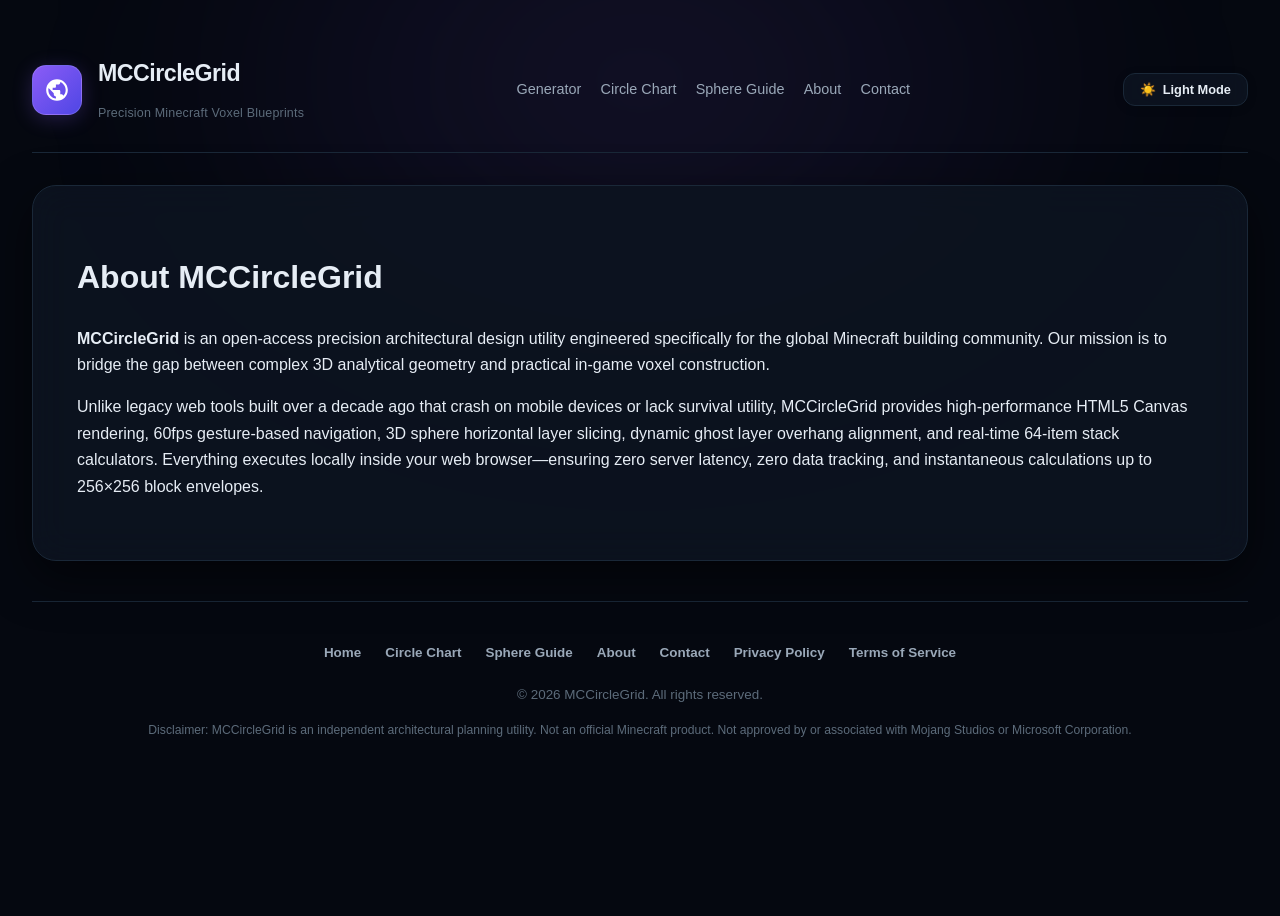
<file: about/index.html>
<!-- about/index.html -->
<!DOCTYPE html>
<html lang="en" data-theme="dark">
<head>
    
<!-- Google tag (gtag.js) -->
<script async src="https://www.googletagmanager.com/gtag/js?id=G-0HENKGXQMJ"></script>
<script>
  window.dataLayer = window.dataLayer || [];
  function gtag(){dataLayer.push(arguments);}
  gtag('js', new Date());

  gtag('config', 'G-0HENKGXQMJ');
</script>

    <meta charset="UTF-8" />
    <meta name="viewport" content="width=device-width, initial-scale=1.0" />
    <title>About MCCircleGrid | Precision Minecraft Blueprint Generator</title>
    <meta name="description" content="MCCircleGrid is a client-side Minecraft geometry generator for circles, ellipses, polygons, and 3D spheres. No tracking, no downloads, no account required." />
    <link rel="canonical" href="https://mccirclegrid.com/about/" />
    <meta property="og:title" content="About MCCircleGrid" />
    <meta property="og:description" content="MCCircleGrid is a client-side Minecraft geometry generator for circles, ellipses, polygons, and 3D spheres." />
    <meta property="og:url" content="https://mccirclegrid.com/about/" />
    <link rel="stylesheet" href="/assets/css/styles.css">
</head>
<body>
    <div class="ambient-glow"></div>
    <div class="container">
        <header>
            <a href="/" class="brand-group" aria-label="MCCircleGrid Home">
                <div class="brand-icon"><svg viewBox="0 0 24 24"><path d="M12 2C6.48 2 2 6.48 2 12s4.48 10 10 10 10-4.48 10-10S17.52 2 12 2zm-1 17.93c-3.95-.49-7-3.85-7-7.93 0-.62.08-1.21.21-1.79L9 15v1c0 1.1.9 2 2 2v1.93zm6.9-2.54c-.26-.81-1-1.39-1.9-1.39h-1v-3c0-.55-.45-1-1-1H8v-2h2c.55 0 1-.45 1-1V7h2c1.1 0 2-.9 2-2v-.41c2.93 1.19 5 4.06 5 7.41 0 2.08-.8 3.97-2.1 5.39z"/></svg></div>
                <div class="brand-text"><h1>MCCircleGrid</h1><p>Precision Minecraft Voxel Blueprints</p></div>
            </a>
            <nav class="site-nav">
                <a href="/">Generator</a>
                <a href="/circle-chart/">Circle Chart</a>
                <a href="/sphere-guide/">Sphere Guide</a>
                <a href="/about/">About</a>
                <a href="/contact/">Contact</a>
            </nav>
            <button class="theme-toggle-btn" id="themeToggleBtn"><span id="themeIcon">☀️</span> Light Mode</button>
        </header>

        <main class="page-section">
            <h1>About MCCircleGrid</h1>
            <p><strong>MCCircleGrid</strong> is an open-access precision architectural design utility engineered specifically for the global Minecraft building community. Our mission is to bridge the gap between complex 3D analytical geometry and practical in-game voxel construction.</p>
            <p>Unlike legacy web tools built over a decade ago that crash on mobile devices or lack survival utility, MCCircleGrid provides high-performance HTML5 Canvas rendering, 60fps gesture-based navigation, 3D sphere horizontal layer slicing, dynamic ghost layer overhang alignment, and real-time 64-item stack calculators. Everything executes locally inside your web browser—ensuring zero server latency, zero data tracking, and instantaneous calculations up to 256×256 block envelopes.</p>
        </main>

        <footer>
            <nav class="footer-nav">
                <a href="/">Home</a>
                <a href="/circle-chart/">Circle Chart</a>
                <a href="/sphere-guide/">Sphere Guide</a>
                <a href="/about/">About</a>
                <a href="/contact/">Contact</a>
                <a href="/privacy-policy/">Privacy Policy</a>
                <a href="/terms-of-service/">Terms of Service</a>
            </nav>
            <p>&copy; 2026 MCCircleGrid. All rights reserved.</p>
            <p style="margin-top:.45rem;font-size:.76rem;color:var(--text-muted);">Disclaimer: MCCircleGrid is an independent architectural planning utility. Not an official Minecraft product. Not approved by or associated with Mojang Studios or Microsoft Corporation.</p>
        </footer>
    </div>
    <script src="/assets/js/shared.js"></script>
</body>
</html>
</file>
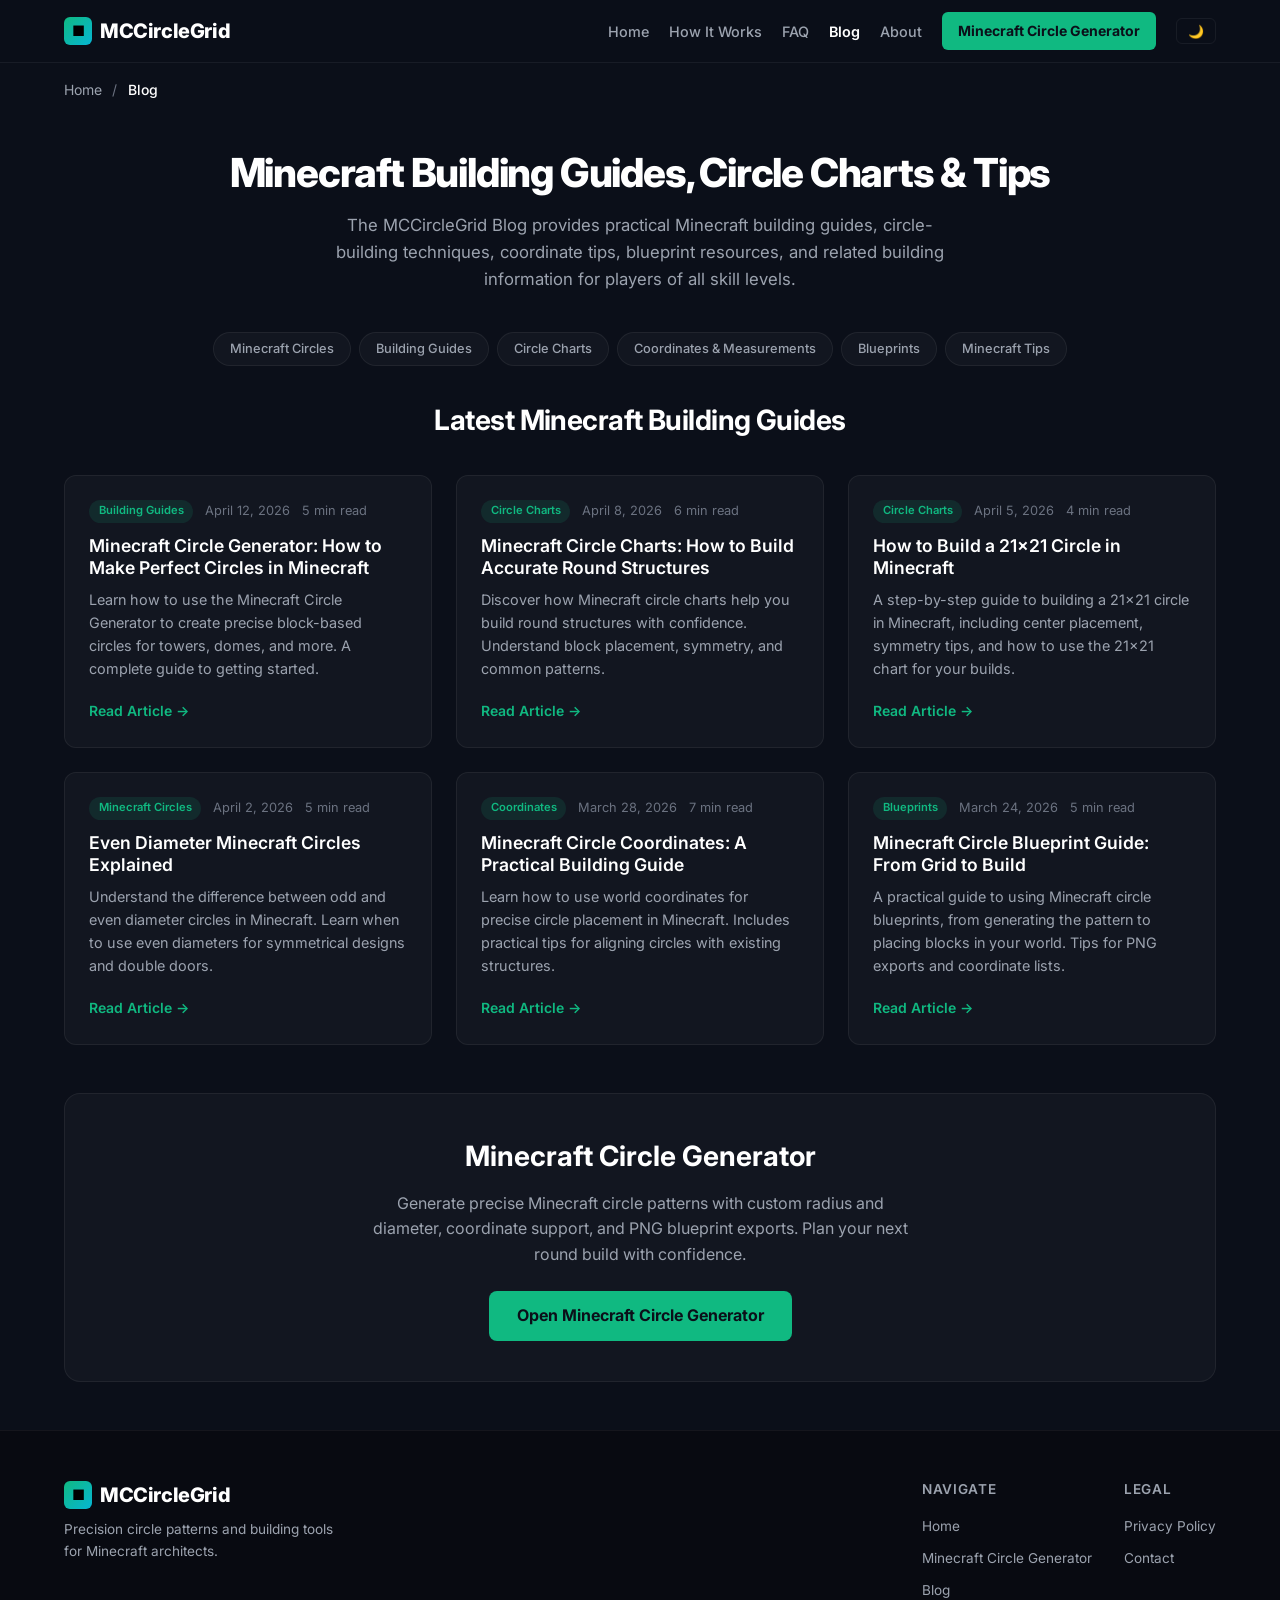
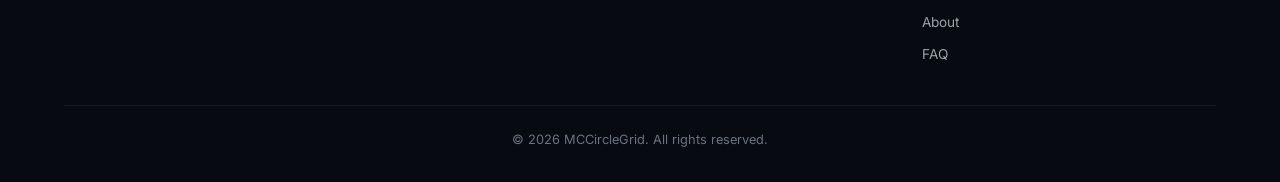
<file: blog/index.html>
<!DOCTYPE html>
<html lang="en">
<head>

<!-- Google tag (gtag.js) -->
<script async src="https://www.googletagmanager.com/gtag/js?id=G-0HENKGXQMJ"></script>
<script>
  window.dataLayer = window.dataLayer || [];
  function gtag(){dataLayer.push(arguments);}
  gtag('js', new Date());

  gtag('config', 'G-0HENKGXQMJ');
</script>
    
    <meta charset="UTF-8">
    <meta name="viewport" content="width=device-width, initial-scale=1.0">
    <title>Minecraft Building Guides, Circle Charts &amp; Tips | MCCircleGrid</title>
    <meta name="description" content="Explore MCCircleGrid's blog for practical Minecraft building guides, circle charts, coordinate tips, blueprint resources, and round-structure techniques.">

    <!-- Canonical URL -->
    <link rel="canonical" href="https://mccirclegrid.com/blog/">

    <!-- Open Graph -->
    <meta property="og:title" content="Minecraft Building Guides, Circle Charts &amp; Tips | MCCircleGrid">
    <meta property="og:description" content="Explore MCCircleGrid's blog for practical Minecraft building guides, circle charts, coordinate tips, blueprint resources, and round-structure techniques.">
    <meta property="og:url" content="https://mccirclegrid.com/blog/">
    <meta property="og:type" content="website">

    <!-- Twitter Card -->
    <meta name="twitter:card" content="summary">
    <meta name="twitter:title" content="Minecraft Building Guides, Circle Charts &amp; Tips | MCCircleGrid">
    <meta name="twitter:description" content="Explore MCCircleGrid's blog for practical Minecraft building guides, circle charts, coordinate tips, blueprint resources, and round-structure techniques.">

    <!-- Google Fonts (same as homepage) -->
    <link rel="preconnect" href="https://fonts.googleapis.com">
    <link rel="preconnect" href="https://fonts.gstatic.com" crossorigin>
    <link href="https://fonts.googleapis.com/css2?family=Inter:opsz,wght@14..32,400;14..32,500;14..32,600;14..32,700;14..32,800&family=JetBrains+Mono:wght@400;600&display=swap" rel="stylesheet">

    <!-- JSON-LD Structured Data -->
    <script type="application/ld+json">
        {
            "@context": "https://schema.org",
            "@graph": [
                {
                    "@type": "WebSite",
                    "@id": "https://mccirclegrid.com/#website",
                    "url": "https://mccirclegrid.com/",
                    "name": "MCCircleGrid",
                    "description": "MCCircleGrid helps Minecraft builders create precise circle patterns, coordinates, and blueprints for round builds, towers, domes, and more.",
                    "inLanguage": "en-US"
                },
                {
                    "@type": "Organization",
                    "@id": "https://mccirclegrid.com/#organization",
                    "name": "MCCircleGrid",
                    "url": "https://mccirclegrid.com/"
                },
                {
                    "@type": "BreadcrumbList",
                    "@id": "https://mccirclegrid.com/blog/#breadcrumb",
                    "itemListElement": [
                        {
                            "@type": "ListItem",
                            "position": 1,
                            "name": "Home",
                            "item": "https://mccirclegrid.com/"
                        },
                        {
                            "@type": "ListItem",
                            "position": 2,
                            "name": "Blog",
                            "item": "https://mccirclegrid.com/blog/"
                        }
                    ]
                },
                {
                    "@type": "Blog",
                    "@id": "https://mccirclegrid.com/blog/#blog",
                    "url": "https://mccirclegrid.com/blog/",
                    "name": "MCCircleGrid Blog",
                    "description": "Practical Minecraft building guides, circle charts, coordinate tips, blueprint resources, and round-structure techniques.",
                    "inLanguage": "en-US",
                    "isPartOf": {
                        "@id": "https://mccirclegrid.com/#website"
                    },
                    "publisher": {
                        "@id": "https://mccirclegrid.com/#organization"
                    }
                }
            ]
        }
    </script>

    <!-- Theme flash prevention -->
    <script>
        (function() {
            try {
                window.__mcTheme = localStorage.getItem('mcCircleTheme') || 'dark';
            } catch (e) {
                window.__mcTheme = 'dark';
            }
        })();
    </script>

    <style>
        /* ========== CSS Variables for Theme (identical to homepage) ========== */
        :root {
            --bg-body: #0b0f19;
            --bg-header: rgba(11, 15, 25, 0.85);
            --bg-card: rgba(255, 255, 255, 0.03);
            --bg-card-hover: rgba(255, 255, 255, 0.06);
            --bg-strip: rgba(255, 255, 255, 0.02);
            --bg-blog-preview: rgba(255, 255, 255, 0.02);
            --bg-final-cta: rgba(16, 185, 129, 0.05);
            --border-color: rgba(255, 255, 255, 0.06);
            --border-hover: rgba(16, 185, 129, 0.3);
            --text-primary: #ffffff;
            --text-secondary: #e5e7eb;
            --text-muted: #9ca3af;
            --text-dim: #6b7280;
            --accent: #10b981;
            --accent-hover: #34d399;
            --cta-bg: #10b981;
            --cta-text: #0b0f19;
            --footer-bg: rgba(0, 0, 0, 0.3);
            --footer-border: rgba(255, 255, 255, 0.05);
            --link-color: #10b981;
            --link-hover: #34d399;
            --step-number-bg: rgba(16, 185, 129, 0.15);
        }

        /* Light theme overrides (identical to homepage) */
        body.light-theme {
            --bg-body: #f8fafc;
            --bg-header: rgba(255, 255, 255, 0.9);
            --bg-card: #ffffff;
            --bg-card-hover: #f1f5f9;
            --bg-strip: #ffffff;
            --bg-blog-preview: #ffffff;
            --bg-final-cta: rgba(16, 185, 129, 0.08);
            --border-color: #e2e8f0;
            --border-hover: #10b981;
            --text-primary: #0f172a;
            --text-secondary: #1e293b;
            --text-muted: #475569;
            --text-dim: #94a3b8;
            --accent: #10b981;
            --accent-hover: #059669;
            --cta-bg: #10b981;
            --cta-text: #ffffff;
            --footer-bg: #ffffff;
            --footer-border: #e2e8f0;
            --link-color: #10b981;
            --link-hover: #059669;
            --step-number-bg: rgba(16, 185, 129, 0.15);
        }

        /* ========== Reset & Base ========== */
        *,
        *::before,
        *::after {
            box-sizing: border-box;
            margin: 0;
            padding: 0;
        }

        body {
            font-family: 'Inter', -apple-system, BlinkMacSystemFont, "Segoe UI", Roboto, Helvetica, Arial, sans-serif;
            background-color: var(--bg-body);
            color: var(--text-secondary);
            line-height: 1.6;
            overflow-x: hidden;
            transition: background-color 0.2s, color 0.2s;
        }

        a {
            color: var(--link-color);
            text-decoration: none;
            transition: color 0.2s;
        }

        a:hover {
            color: var(--link-hover);
        }

        /* ========== Container ========== */
        .container {
            max-width: 1200px;
            margin: 0 auto;
            padding: 0 1.5rem;
        }

        /* ========== Header (identical to homepage) ========== */
        .header {
            background-color: var(--bg-header);
            backdrop-filter: blur(8px);
            border-bottom: 1px solid var(--border-color);
            position: sticky;
            top: 0;
            z-index: 100;
            transition: background-color 0.2s, border-color 0.2s;
        }

        .header-inner {
            display: flex;
            align-items: center;
            justify-content: space-between;
            padding: 0.75rem 0;
            flex-wrap: wrap;
            gap: 0.5rem;
        }

        .logo {
            font-size: 1.25rem;
            font-weight: 800;
            letter-spacing: -0.02em;
            color: var(--text-primary);
            display: flex;
            align-items: center;
            gap: 0.5rem;
        }

        .logo-icon {
            display: inline-block;
            width: 28px;
            height: 28px;
            background: linear-gradient(135deg, #10b981, #06b6d4);
            border-radius: 6px;
            text-align: center;
            line-height: 28px;
            font-size: 0.9rem;
            color: #000;
            font-weight: 800;
        }

        .nav {
            display: flex;
            align-items: center;
            gap: 1.25rem;
            flex-wrap: wrap;
        }

        .nav a {
            color: var(--text-muted);
            font-weight: 500;
            font-size: 0.9rem;
            transition: color 0.2s;
        }

        .nav a:hover {
            color: var(--text-primary);
        }

        .nav a.active {
            color: var(--text-primary);
            font-weight: 600;
        }

        .nav .cta-link {
            background-color: var(--cta-bg);
            color: var(--cta-text);
            padding: 0.5rem 1rem;
            border-radius: 6px;
            font-weight: 700;
            font-size: 0.875rem;
            transition: background-color 0.2s;
        }

        .nav .cta-link:hover {
            background-color: var(--accent-hover);
            color: var(--cta-text);
        }

        /* Theme toggle button */
        .theme-toggle-btn {
            background: none;
            border: 1px solid var(--border-color);
            color: var(--text-muted);
            padding: 0.3rem 0.7rem;
            border-radius: 6px;
            font-size: 0.8rem;
            cursor: pointer;
            transition: all 0.2s;
            font-weight: 600;
        }

        .theme-toggle-btn:hover {
            border-color: var(--accent);
            color: var(--text-primary);
        }

        /* Mobile hamburger */
        .nav-toggle {
            display: none;
            background: none;
            border: none;
            color: var(--text-primary);
            font-size: 1.5rem;
            cursor: pointer;
            padding: 0.25rem;
        }

        @media (max-width: 768px) {
            .nav-toggle {
                display: block;
            }

            .nav {
                display: none;
                width: 100%;
                flex-direction: column;
                gap: 0.75rem;
                padding: 1rem 0;
                border-top: 1px solid var(--border-color);
            }

            .nav.open {
                display: flex;
            }

            .nav a {
                width: 100%;
                text-align: center;
                padding: 0.25rem 0;
            }

            .nav .cta-link {
                width: auto;
                text-align: center;
                padding: 0.5rem 1rem;
            }
        }

        /* ========== Breadcrumb ========== */
        .breadcrumb {
            padding: 1rem 0 0.5rem;
            font-size: 0.875rem;
            color: var(--text-muted);
        }

        .breadcrumb a {
            color: var(--text-muted);
        }

        .breadcrumb a:hover {
            color: var(--text-primary);
        }

        .breadcrumb .separator {
            margin: 0 0.4rem;
            color: var(--text-dim);
        }

        .breadcrumb .current {
            color: var(--text-primary);
            font-weight: 500;
        }

        /* ========== Hero ========== */
        .blog-hero {
            padding: 2.5rem 0 2rem;
            text-align: center;
        }

        .blog-hero h1 {
            font-size: 2.5rem;
            font-weight: 800;
            letter-spacing: -0.03em;
            line-height: 1.15;
            margin-bottom: 1rem;
            color: var(--text-primary);
        }

        .blog-hero p {
            font-size: 1.05rem;
            color: var(--text-muted);
            max-width: 640px;
            margin: 0 auto;
        }

        @media (max-width: 640px) {
            .blog-hero h1 {
                font-size: 1.75rem;
            }
        }

        /* ========== Blog Categories ========== */
        .blog-categories {
            padding: 0.5rem 0 2rem;
            text-align: center;
        }

        .blog-categories .category-list {
            display: flex;
            flex-wrap: wrap;
            justify-content: center;
            gap: 0.5rem;
        }

        .blog-categories .category-list a {
            display: inline-block;
            background-color: var(--bg-card);
            border: 1px solid var(--border-color);
            border-radius: 999px;
            padding: 0.35rem 1rem;
            font-size: 0.8rem;
            font-weight: 500;
            color: var(--text-muted);
            transition: all 0.2s;
        }

        .blog-categories .category-list a:hover {
            border-color: var(--accent);
            color: var(--text-primary);
            background-color: var(--bg-card-hover);
        }

        /* ========== Section Title ========== */
        .section-title {
            font-size: 1.75rem;
            font-weight: 700;
            letter-spacing: -0.02em;
            margin-bottom: 2rem;
            color: var(--text-primary);
            text-align: center;
        }

        /* ========== Article Grid ========== */
        .article-grid {
            display: grid;
            grid-template-columns: repeat(auto-fill, minmax(320px, 1fr));
            gap: 1.5rem;
            padding-bottom: 3rem;
        }

        .article-card {
            background-color: var(--bg-card);
            border: 1px solid var(--border-color);
            border-radius: 12px;
            padding: 1.5rem;
            transition: border-color 0.2s, transform 0.2s;
            display: flex;
            flex-direction: column;
        }

        .article-card:hover {
            border-color: var(--border-hover);
            transform: translateY(-2px);
        }

        .article-card .meta {
            display: flex;
            flex-wrap: wrap;
            align-items: center;
            gap: 0.5rem 0.75rem;
            font-size: 0.8rem;
            color: var(--text-muted);
            margin-bottom: 0.75rem;
        }

        .article-card .meta .category {
            display: inline-block;
            background-color: rgba(16, 185, 129, 0.12);
            color: var(--accent);
            padding: 0.15rem 0.6rem;
            border-radius: 999px;
            font-weight: 600;
            font-size: 0.7rem;
        }

        .article-card .meta .date {
            color: var(--text-dim);
        }

        .article-card .meta .read-time {
            color: var(--text-dim);
        }

        .article-card h3 {
            font-size: 1.1rem;
            font-weight: 600;
            margin-bottom: 0.5rem;
            color: var(--text-primary);
            line-height: 1.3;
        }

        .article-card h3 a {
            color: inherit;
            transition: color 0.2s;
        }

        .article-card h3 a:hover {
            color: var(--accent);
        }

        .article-card .excerpt {
            color: var(--text-muted);
            font-size: 0.9rem;
            margin-bottom: 1.25rem;
            flex-grow: 1;
        }

        .article-card .read-more {
            display: inline-flex;
            align-items: center;
            gap: 0.4rem;
            font-weight: 600;
            font-size: 0.875rem;
            color: var(--accent);
            transition: color 0.2s;
        }

        .article-card .read-more:hover {
            color: var(--accent-hover);
            text-decoration: underline;
        }

        @media (max-width: 640px) {
            .article-grid {
                grid-template-columns: 1fr;
            }
        }

        /* ========== Featured Tool Section ========== */
        .featured-tool {
            text-align: center;
            background-color: var(--bg-card);
            border: 1px solid var(--border-color);
            border-radius: 16px;
            padding: 2.5rem 1.5rem;
            margin: 0 0 3rem;
        }

        .featured-tool h2 {
            font-size: 1.75rem;
            font-weight: 700;
            margin-bottom: 0.75rem;
            color: var(--text-primary);
        }

        .featured-tool p {
            color: var(--text-muted);
            max-width: 540px;
            margin: 0 auto 1.5rem;
        }

        .featured-tool .btn-primary {
            display: inline-block;
            background-color: var(--cta-bg);
            color: var(--cta-text);
            padding: 0.75rem 1.75rem;
            border-radius: 8px;
            font-weight: 700;
            font-size: 1rem;
            transition: background-color 0.2s;
            border: none;
            cursor: pointer;
            text-align: center;
        }

        .featured-tool .btn-primary:hover {
            background-color: var(--accent-hover);
            color: var(--cta-text);
        }

        /* ========== Footer (identical to homepage) ========== */
        .footer {
            background-color: var(--footer-bg);
            border-top: 1px solid var(--footer-border);
            padding: 3rem 0 2rem;
        }

        .footer-inner {
            display: flex;
            flex-wrap: wrap;
            justify-content: space-between;
            gap: 2rem;
        }

        .footer-brand {
            max-width: 280px;
        }

        .footer-brand .logo {
            margin-bottom: 0.5rem;
        }

        .footer-brand p {
            color: var(--text-muted);
            font-size: 0.85rem;
        }

        .footer-links {
            display: flex;
            flex-wrap: wrap;
            gap: 2rem;
        }

        .footer-links-column h4 {
            font-size: 0.85rem;
            font-weight: 600;
            color: var(--text-muted);
            margin-bottom: 0.75rem;
            text-transform: uppercase;
            letter-spacing: 0.05em;
        }

        .footer-links-column ul {
            list-style: none;
        }

        .footer-links-column ul li {
            margin-bottom: 0.4rem;
        }

        .footer-links-column ul li a {
            color: var(--text-muted);
            font-size: 0.85rem;
        }

        .footer-links-column ul li a:hover {
            color: var(--text-primary);
        }

        .footer-bottom {
            margin-top: 2rem;
            padding-top: 1.5rem;
            border-top: 1px solid var(--footer-border);
            text-align: center;
            color: var(--text-dim);
            font-size: 0.8rem;
        }

        /* ========== Accessibility ========== */
        :focus-visible {
            outline: 2px solid var(--accent);
            outline-offset: 2px;
        }

        .skip-link {
            position: absolute;
            top: -999px;
            left: 50%;
            transform: translateX(-50%);
            background: var(--accent);
            color: #0b0f19;
            padding: 0.5rem 1rem;
            border-radius: 0 0 6px 6px;
            z-index: 999;
        }

        .skip-link:focus {
            top: 0;
        }

        /* ========== Responsive Tweaks ========== */
        @media (max-width: 640px) {
            .section-title {
                font-size: 1.5rem;
            }
            .footer-inner {
                flex-direction: column;
                gap: 1.5rem;
            }
            .footer-links {
                flex-direction: column;
                gap: 1rem;
            }
            .featured-tool h2 {
                font-size: 1.5rem;
            }
        }
    </style>
</head>
<body>
    <!-- Immediately apply stored theme to body -->
    <script>
        (function() {
            if (window.__mcTheme === 'light') {
                document.body.classList.add('light-theme');
            } else {
                document.body.classList.remove('light-theme');
            }
        })();
    </script>

    <a href="#main-content" class="skip-link">Skip to main content</a>

    <!-- ===== HEADER (identical to homepage) ===== -->
    <header class="header" role="banner">
        <div class="container">
            <div class="header-inner">
                <div class="logo">
                    <span class="logo-icon">■</span>
                    MCCircleGrid
                </div>

                <button class="nav-toggle" id="navToggle" aria-label="Toggle navigation" aria-expanded="false">
                    ☰
                </button>

                <nav class="nav" id="mainNav" role="navigation" aria-label="Main navigation">
                    <a href="/">Home</a>
                    <a href="/#how-it-works">How It Works</a>
                    <a href="/#faq">FAQ</a>
                    <a href="/blog/" class="active">Blog</a>
                    <a href="/about/">About</a>
                    <a href="/minecraft-circle-generator/" class="cta-link">Minecraft Circle Generator</a>
                    <button type="button" id="themeToggleBtn" class="theme-toggle-btn" onclick="toggleTheme()" aria-label="Toggle light or dark theme">
                        <span>🌙</span>
                    </button>
                </nav>
            </div>
        </div>
    </header>

    <!-- ===== MAIN ===== -->
    <main id="main-content">

        <!-- ===== BREADCRUMB ===== -->
        <div class="container">
            <nav class="breadcrumb" aria-label="Breadcrumb">
                <a href="/">Home</a>
                <span class="separator">/</span>
                <span class="current">Blog</span>
            </nav>
        </div>

        <!-- ===== BLOG HERO ===== -->
        <section class="blog-hero container" aria-labelledby="blog-hero-title">
            <h1 id="blog-hero-title">Minecraft Building Guides, Circle Charts &amp; Tips</h1>
            <p>The MCCircleGrid Blog provides practical Minecraft building guides, circle-building techniques, coordinate tips, blueprint resources, and related building information for players of all skill levels.</p>
        </section>

        <!-- ===== BLOG CATEGORIES ===== -->
        <section class="blog-categories container" aria-labelledby="categories-title">
            <h2 id="categories-title" class="sr-only" style="position:absolute;width:1px;height:1px;padding:0;margin:-1px;overflow:hidden;">Blog Categories</h2>
            <div class="category-list">
                <a href="/blog/category/minecraft-circles/">Minecraft Circles</a>
                <a href="/blog/category/building-guides/">Building Guides</a>
                <a href="/blog/category/circle-charts/">Circle Charts</a>
                <a href="/blog/category/coordinates/">Coordinates &amp; Measurements</a>
                <a href="/blog/category/blueprints/">Blueprints</a>
                <a href="/blog/category/minecraft-tips/">Minecraft Tips</a>
            </div>
        </section>

        <!-- ===== ARTICLE GRID ===== -->
        <section class="container" aria-labelledby="articles-title">
            <h2 id="articles-title" class="section-title">Latest Minecraft Building Guides</h2>
            <div class="article-grid">

                <!-- Article 1 -->
                <article class="article-card">
                    <div class="meta">
                        <span class="category">Building Guides</span>
                        <span class="date">April 12, 2026</span>
                        <span class="read-time">5 min read</span>
                    </div>
                    <h3><a href="/blog/minecraft-circle-generator-guide/">Minecraft Circle Generator: How to Make Perfect Circles in Minecraft</a></h3>
                    <p class="excerpt">Learn how to use the Minecraft Circle Generator to create precise block-based circles for towers, domes, and more. A complete guide to getting started.</p>
                    <a href="/blog/minecraft-circle-generator-guide/" class="read-more">Read Article →</a>
                </article>

                <!-- Article 2 -->
                <article class="article-card">
                    <div class="meta">
                        <span class="category">Circle Charts</span>
                        <span class="date">April 8, 2026</span>
                        <span class="read-time">6 min read</span>
                    </div>
                    <h3><a href="/blog/minecraft-circle-charts/">Minecraft Circle Charts: How to Build Accurate Round Structures</a></h3>
                    <p class="excerpt">Discover how Minecraft circle charts help you build round structures with confidence. Understand block placement, symmetry, and common patterns.</p>
                    <a href="/blog/minecraft-circle-charts/" class="read-more">Read Article →</a>
                </article>

                <!-- Article 3 -->
                <article class="article-card">
                    <div class="meta">
                        <span class="category">Circle Charts</span>
                        <span class="date">April 5, 2026</span>
                        <span class="read-time">4 min read</span>
                    </div>
                    <h3><a href="/blog/minecraft-21x21-circle-chart/">How to Build a 21x21 Circle in Minecraft</a></h3>
                    <p class="excerpt">A step-by-step guide to building a 21×21 circle in Minecraft, including center placement, symmetry tips, and how to use the 21×21 chart for your builds.</p>
                    <a href="/blog/minecraft-21x21-circle-chart/" class="read-more">Read Article →</a>
                </article>

                <!-- Article 4 -->
                <article class="article-card">
                    <div class="meta">
                        <span class="category">Minecraft Circles</span>
                        <span class="date">April 2, 2026</span>
                        <span class="read-time">5 min read</span>
                    </div>
                    <h3><a href="/blog/even-diameter-minecraft-circles/">Even Diameter Minecraft Circles Explained</a></h3>
                    <p class="excerpt">Understand the difference between odd and even diameter circles in Minecraft. Learn when to use even diameters for symmetrical designs and double doors.</p>
                    <a href="/blog/even-diameter-minecraft-circles/" class="read-more">Read Article →</a>
                </article>

                <!-- Article 5 -->
                <article class="article-card">
                    <div class="meta">
                        <span class="category">Coordinates</span>
                        <span class="date">March 28, 2026</span>
                        <span class="read-time">7 min read</span>
                    </div>
                    <h3><a href="/blog/minecraft-circle-coordinates/">Minecraft Circle Coordinates: A Practical Building Guide</a></h3>
                    <p class="excerpt">Learn how to use world coordinates for precise circle placement in Minecraft. Includes practical tips for aligning circles with existing structures.</p>
                    <a href="/blog/minecraft-circle-coordinates/" class="read-more">Read Article →</a>
                </article>

                <!-- Article 6 -->
                <article class="article-card">
                    <div class="meta">
                        <span class="category">Blueprints</span>
                        <span class="date">March 24, 2026</span>
                        <span class="read-time">5 min read</span>
                    </div>
                    <h3><a href="/blog/minecraft-circle-blueprint-guide/">Minecraft Circle Blueprint Guide: From Grid to Build</a></h3>
                    <p class="excerpt">A practical guide to using Minecraft circle blueprints, from generating the pattern to placing blocks in your world. Tips for PNG exports and coordinate lists.</p>
                    <a href="/blog/minecraft-circle-blueprint-guide/" class="read-more">Read Article →</a>
                </article>

            </div>
        </section>

        <!-- ===== FEATURED TOOL SECTION ===== -->
        <section class="container" aria-labelledby="tool-cta-title">
            <div class="featured-tool">
                <h2 id="tool-cta-title">Minecraft Circle Generator</h2>
                <p>Generate precise Minecraft circle patterns with custom radius and diameter, coordinate support, and PNG blueprint exports. Plan your next round build with confidence.</p>
                <a href="/minecraft-circle-generator/" class="btn-primary">Open Minecraft Circle Generator</a>
            </div>
        </section>

    </main>

    <!-- ===== FOOTER (identical to homepage) ===== -->
    <footer class="footer" role="contentinfo">
        <div class="container">
            <div class="footer-inner">
                <div class="footer-brand">
                    <div class="logo">
                        <span class="logo-icon">■</span>
                        MCCircleGrid
                    </div>
                    <p>Precision circle patterns and building tools for Minecraft architects.</p>
                </div>
                <div class="footer-links">
                    <div class="footer-links-column">
                        <h4>Navigate</h4>
                        <ul>
                            <li><a href="/">Home</a></li>
                            <li><a href="/minecraft-circle-generator/">Minecraft Circle Generator</a></li>
                            <li><a href="/blog/">Blog</a></li>
                            <li><a href="/about/">About</a></li>
                            <li><a href="/#faq">FAQ</a></li>
                        </ul>
                    </div>
                    <div class="footer-links-column">
                        <h4>Legal</h4>
                        <ul>
                            <li><a href="/privacy-policy/">Privacy Policy</a></li>
                            <li><a href="/contact/">Contact</a></li>
                        </ul>
                    </div>
                </div>
            </div>
            <div class="footer-bottom">
                &copy; 2026 MCCircleGrid. All rights reserved.
            </div>
        </div>
    </footer>

    <!-- ===== JavaScript ===== -->
    <script>
        // Mobile navigation toggle
        const toggle = document.getElementById('navToggle');
        const nav = document.getElementById('mainNav');

        toggle.addEventListener('click', function() {
            const isOpen = nav.classList.toggle('open');
            toggle.setAttribute('aria-expanded', isOpen);
            toggle.textContent = isOpen ? '✕' : '☰';
        });

        nav.querySelectorAll('a').forEach(link => {
            link.addEventListener('click', function() {
                if (nav.classList.contains('open')) {
                    nav.classList.remove('open');
                    toggle.setAttribute('aria-expanded', 'false');
                    toggle.textContent = '☰';
                }
            });
        });

        // Theme toggle (identical to homepage)
        function toggleTheme() {
            const body = document.body;
            const isLight = body.classList.toggle('light-theme');
            const btn = document.getElementById('themeToggleBtn');
            if (btn) {
                btn.innerHTML = isLight ? '☀️' : '🌙';
            }
            localStorage.setItem('mcCircleTheme', isLight ? 'light' : 'dark');
        }

        // Sync theme icon on load
        (function syncThemeIcon() {
            const btn = document.getElementById('themeToggleBtn');
            if (btn) {
                const isLight = document.body.classList.contains('light-theme');
                btn.innerHTML = isLight ? '☀️' : '🌙';
            }
        })();
    </script>
</body>
</html>
</file>
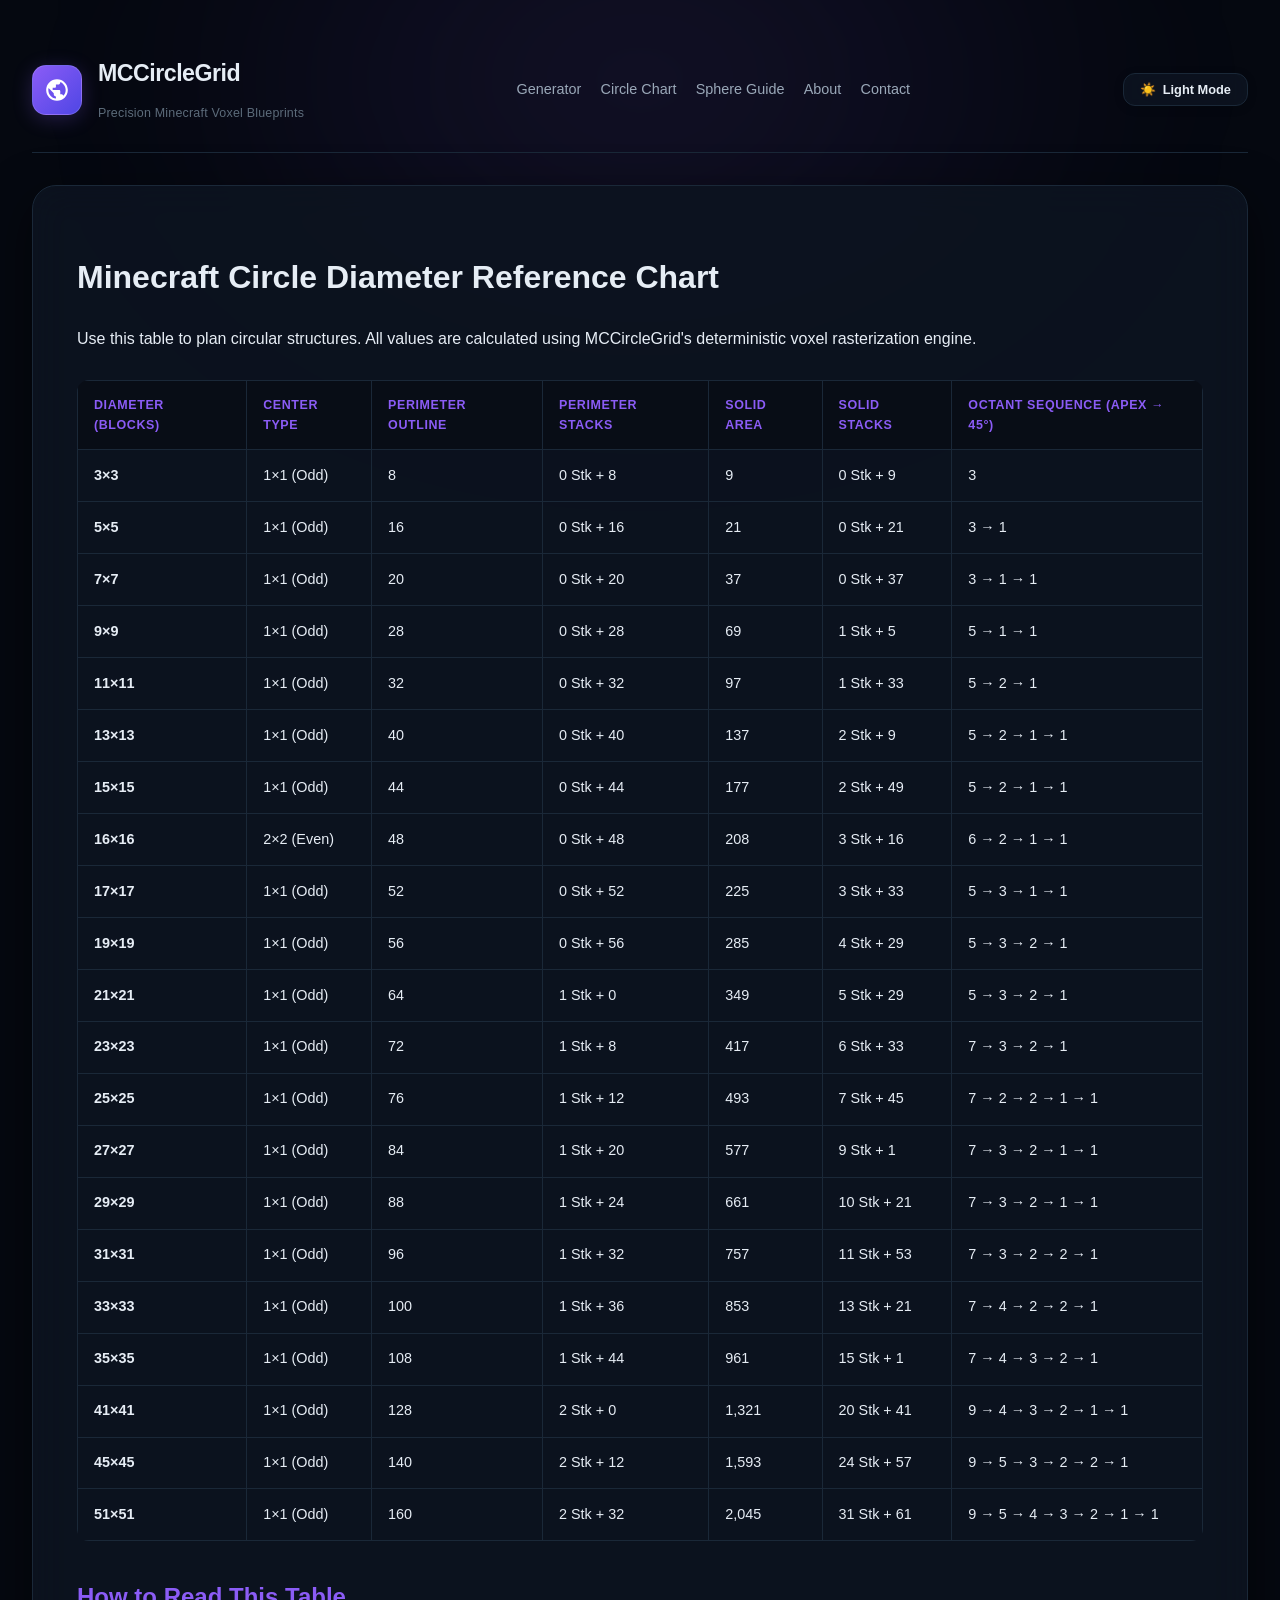
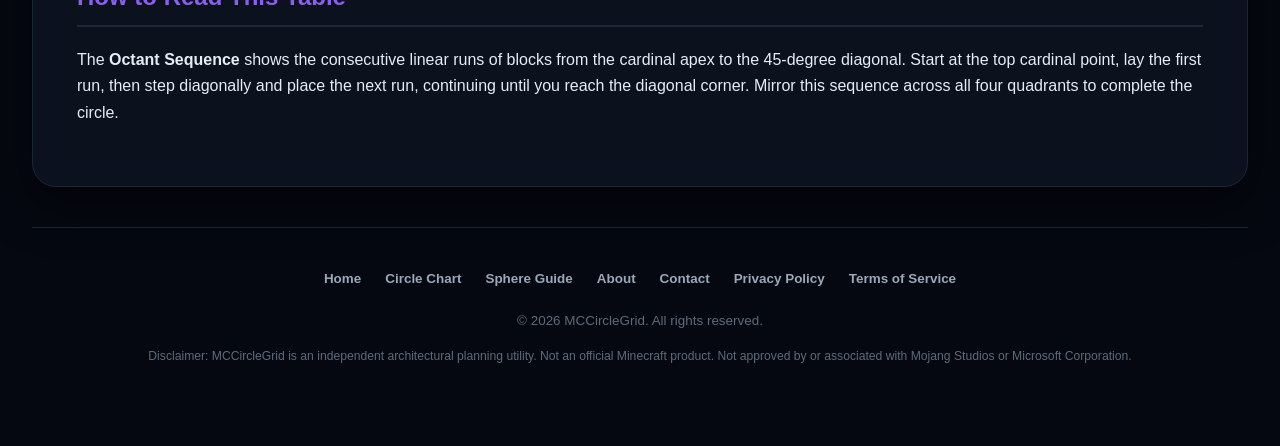
<file: circle-chart/index.html>
<!-- circle-chart/index.html -->
<!DOCTYPE html>
<html lang="en" data-theme="dark">
<head>
    
<!-- Google tag (gtag.js) -->
<script async src="https://www.googletagmanager.com/gtag/js?id=G-0HENKGXQMJ"></script>
<script>
  window.dataLayer = window.dataLayer || [];
  function gtag(){dataLayer.push(arguments);}
  gtag('js', new Date());

  gtag('config', 'G-0HENKGXQMJ');
</script>
    
    <meta charset="UTF-8" />
    <meta name="viewport" content="width=device-width, initial-scale=1.0" />
    <title>Minecraft Circle Diameter Reference Chart | MCCircleGrid</title>
    <meta name="description" content="Complete Minecraft circle diameter reference table with perimeter blocks, stacks, solid area, and octant sequences. Perfect for planning castle turrets, towers, and circular buildings." />
    <link rel="canonical" href="https://mccirclegrid.com/circle-chart/" />
    <meta property="og:title" content="Minecraft Circle Diameter Reference Chart | MCCircleGrid" />
    <meta property="og:description" content="Complete Minecraft circle diameter reference table with perimeter blocks, stacks, solid area, and octant sequences." />
    <meta property="og:url" content="https://mccirclegrid.com/circle-chart/" />
    <link rel="stylesheet" href="/assets/css/styles.css">
</head>
<body>
    <div class="ambient-glow"></div>
    <div class="container">
        <header>
            <a href="/" class="brand-group" aria-label="MCCircleGrid Home">
                <div class="brand-icon"><svg viewBox="0 0 24 24"><path d="M12 2C6.48 2 2 6.48 2 12s4.48 10 10 10 10-4.48 10-10S17.52 2 12 2zm-1 17.93c-3.95-.49-7-3.85-7-7.93 0-.62.08-1.21.21-1.79L9 15v1c0 1.1.9 2 2 2v1.93zm6.9-2.54c-.26-.81-1-1.39-1.9-1.39h-1v-3c0-.55-.45-1-1-1H8v-2h2c.55 0 1-.45 1-1V7h2c1.1 0 2-.9 2-2v-.41c2.93 1.19 5 4.06 5 7.41 0 2.08-.8 3.97-2.1 5.39z"/></svg></div>
                <div class="brand-text"><h1>MCCircleGrid</h1><p>Precision Minecraft Voxel Blueprints</p></div>
            </a>
            <nav class="site-nav">
                <a href="/">Generator</a>
                <a href="/circle-chart/">Circle Chart</a>
                <a href="/sphere-guide/">Sphere Guide</a>
                <a href="/about/">About</a>
                <a href="/contact/">Contact</a>
            </nav>
            <button class="theme-toggle-btn" id="themeToggleBtn"><span id="themeIcon">☀️</span> Light Mode</button>
        </header>

        <main class="page-section">
            <h1>Minecraft Circle Diameter Reference Chart</h1>
            <p>Use this table to plan circular structures. All values are calculated using MCCircleGrid's deterministic voxel rasterization engine.</p>
            
            <div class="table-container">
                <table class="guide-table">
                    <thead>
                        <tr>
                            <th>Diameter (Blocks)</th>
                            <th>Center Type</th>
                            <th>Perimeter Outline</th>
                            <th>Perimeter Stacks</th>
                            <th>Solid Area</th>
                            <th>Solid Stacks</th>
                            <th>Octant Sequence (Apex → 45°)</th>
                        </tr>
                    </thead>
                    <tbody>
                        <tr><td><strong>3×3</strong></td><td>1×1 (Odd)</td><td>8</td><td>0 Stk + 8</td><td>9</td><td>0 Stk + 9</td><td>3</td></tr>
                        <tr><td><strong>5×5</strong></td><td>1×1 (Odd)</td><td>16</td><td>0 Stk + 16</td><td>21</td><td>0 Stk + 21</td><td>3 → 1</td></tr>
                        <tr><td><strong>7×7</strong></td><td>1×1 (Odd)</td><td>20</td><td>0 Stk + 20</td><td>37</td><td>0 Stk + 37</td><td>3 → 1 → 1</td></tr>
                        <tr><td><strong>9×9</strong></td><td>1×1 (Odd)</td><td>28</td><td>0 Stk + 28</td><td>69</td><td>1 Stk + 5</td><td>5 → 1 → 1</td></tr>
                        <tr><td><strong>11×11</strong></td><td>1×1 (Odd)</td><td>32</td><td>0 Stk + 32</td><td>97</td><td>1 Stk + 33</td><td>5 → 2 → 1</td></tr>
                        <tr><td><strong>13×13</strong></td><td>1×1 (Odd)</td><td>40</td><td>0 Stk + 40</td><td>137</td><td>2 Stk + 9</td><td>5 → 2 → 1 → 1</td></tr>
                        <tr><td><strong>15×15</strong></td><td>1×1 (Odd)</td><td>44</td><td>0 Stk + 44</td><td>177</td><td>2 Stk + 49</td><td>5 → 2 → 1 → 1</td></tr>
                        <tr><td><strong>16×16</strong></td><td>2×2 (Even)</td><td>48</td><td>0 Stk + 48</td><td>208</td><td>3 Stk + 16</td><td>6 → 2 → 1 → 1</td></tr>
                        <tr><td><strong>17×17</strong></td><td>1×1 (Odd)</td><td>52</td><td>0 Stk + 52</td><td>225</td><td>3 Stk + 33</td><td>5 → 3 → 1 → 1</td></tr>
                        <tr><td><strong>19×19</strong></td><td>1×1 (Odd)</td><td>56</td><td>0 Stk + 56</td><td>285</td><td>4 Stk + 29</td><td>5 → 3 → 2 → 1</td></tr>
                        <tr><td><strong>21×21</strong></td><td>1×1 (Odd)</td><td>64</td><td>1 Stk + 0</td><td>349</td><td>5 Stk + 29</td><td>5 → 3 → 2 → 1</td></tr>
                        <tr><td><strong>23×23</strong></td><td>1×1 (Odd)</td><td>72</td><td>1 Stk + 8</td><td>417</td><td>6 Stk + 33</td><td>7 → 3 → 2 → 1</td></tr>
                        <tr><td><strong>25×25</strong></td><td>1×1 (Odd)</td><td>76</td><td>1 Stk + 12</td><td>493</td><td>7 Stk + 45</td><td>7 → 2 → 2 → 1 → 1</td></tr>
                        <tr><td><strong>27×27</strong></td><td>1×1 (Odd)</td><td>84</td><td>1 Stk + 20</td><td>577</td><td>9 Stk + 1</td><td>7 → 3 → 2 → 1 → 1</td></tr>
                        <tr><td><strong>29×29</strong></td><td>1×1 (Odd)</td><td>88</td><td>1 Stk + 24</td><td>661</td><td>10 Stk + 21</td><td>7 → 3 → 2 → 1 → 1</td></tr>
                        <tr><td><strong>31×31</strong></td><td>1×1 (Odd)</td><td>96</td><td>1 Stk + 32</td><td>757</td><td>11 Stk + 53</td><td>7 → 3 → 2 → 2 → 1</td></tr>
                        <tr><td><strong>33×33</strong></td><td>1×1 (Odd)</td><td>100</td><td>1 Stk + 36</td><td>853</td><td>13 Stk + 21</td><td>7 → 4 → 2 → 2 → 1</td></tr>
                        <tr><td><strong>35×35</strong></td><td>1×1 (Odd)</td><td>108</td><td>1 Stk + 44</td><td>961</td><td>15 Stk + 1</td><td>7 → 4 → 3 → 2 → 1</td></tr>
                        <tr><td><strong>41×41</strong></td><td>1×1 (Odd)</td><td>128</td><td>2 Stk + 0</td><td>1,321</td><td>20 Stk + 41</td><td>9 → 4 → 3 → 2 → 1 → 1</td></tr>
                        <tr><td><strong>45×45</strong></td><td>1×1 (Odd)</td><td>140</td><td>2 Stk + 12</td><td>1,593</td><td>24 Stk + 57</td><td>9 → 5 → 3 → 2 → 2 → 1</td></tr>
                        <tr><td><strong>51×51</strong></td><td>1×1 (Odd)</td><td>160</td><td>2 Stk + 32</td><td>2,045</td><td>31 Stk + 61</td><td>9 → 5 → 4 → 3 → 2 → 1 → 1</td></tr>
                    </tbody>
                </table>
            </div>

            <h2>How to Read This Table</h2>
            <p>The <strong>Octant Sequence</strong> shows the consecutive linear runs of blocks from the cardinal apex to the 45-degree diagonal. Start at the top cardinal point, lay the first run, then step diagonally and place the next run, continuing until you reach the diagonal corner. Mirror this sequence across all four quadrants to complete the circle.</p>
        </main>

        <footer>
            <nav class="footer-nav">
                <a href="/">Home</a>
                <a href="/circle-chart/">Circle Chart</a>
                <a href="/sphere-guide/">Sphere Guide</a>
                <a href="/about/">About</a>
                <a href="/contact/">Contact</a>
                <a href="/privacy-policy/">Privacy Policy</a>
                <a href="/terms-of-service/">Terms of Service</a>
            </nav>
            <p>&copy; 2026 MCCircleGrid. All rights reserved.</p>
            <p style="margin-top:.45rem;font-size:.76rem;color:var(--text-muted);">Disclaimer: MCCircleGrid is an independent architectural planning utility. Not an official Minecraft product. Not approved by or associated with Mojang Studios or Microsoft Corporation.</p>
        </footer>
    </div>
    <script src="/assets/js/shared.js"></script>
</body>
</html>
</file>
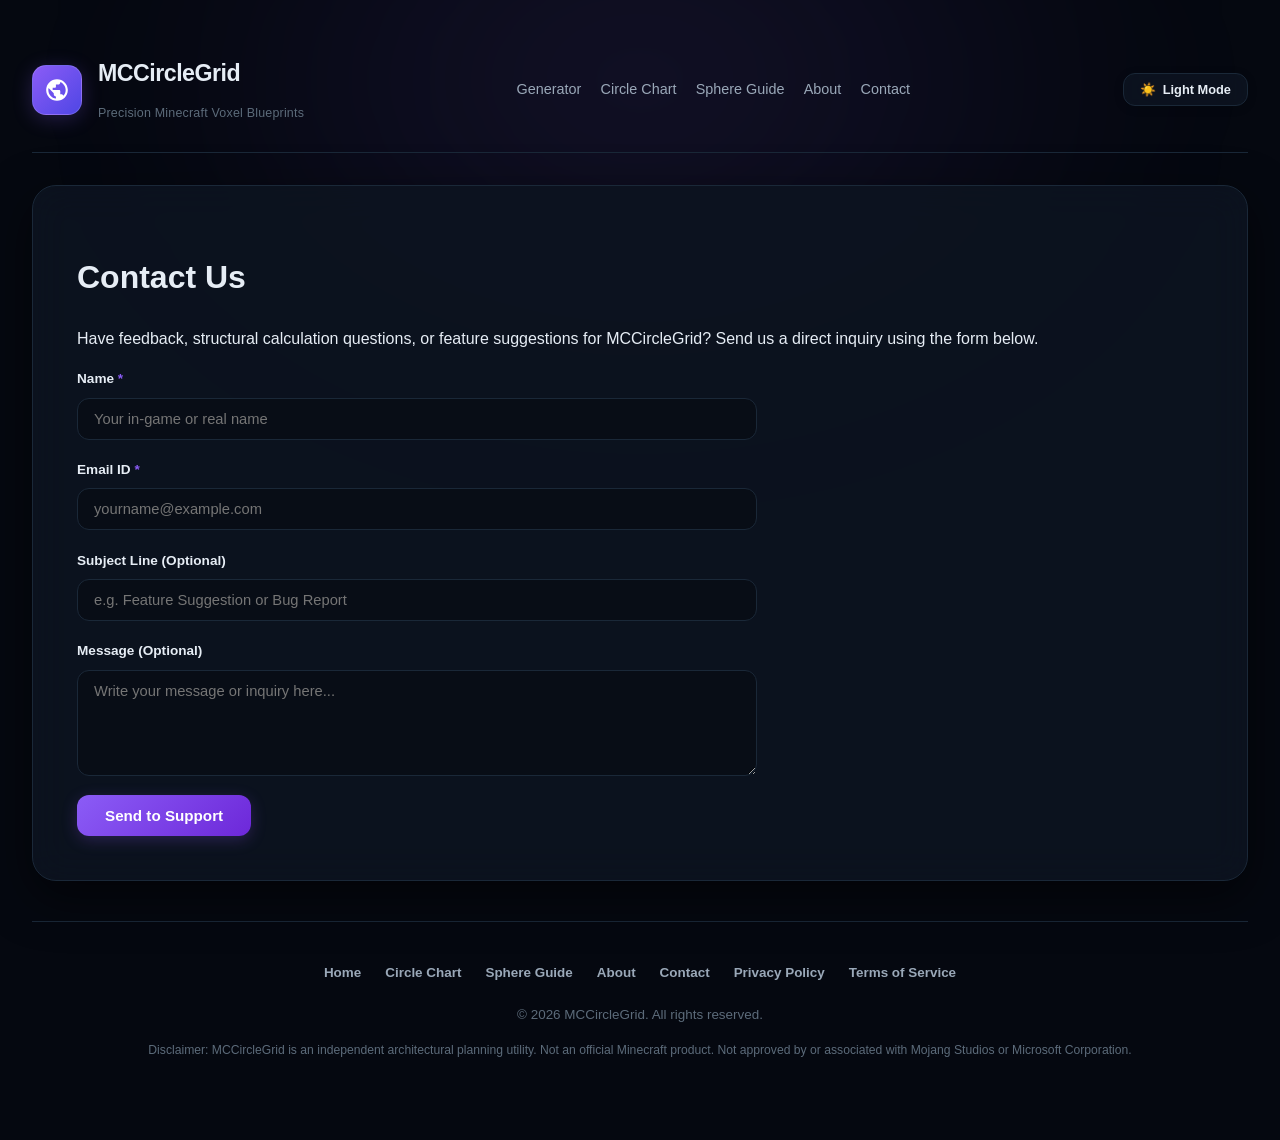
<file: contact/index.html>
<!-- contact/index.html -->
<!DOCTYPE html>
<html lang="en" data-theme="dark">
<head>
    <meta charset="UTF-8" />
    <meta name="viewport" content="width=device-width, initial-scale=1.0" />
    <title>Contact MCCircleGrid | Support & Feedback</title>
    <meta name="description" content="Have feedback, structural calculation questions, or feature suggestions for MCCircleGrid? Send us a direct inquiry using our contact form." />
    <link rel="canonical" href="https://mccirclegrid.com/contact/" />
    <meta property="og:title" content="Contact MCCircleGrid" />
    <meta property="og:description" content="Have feedback, structural calculation questions, or feature suggestions for MCCircleGrid? Send us a direct inquiry." />
    <meta property="og:url" content="https://mccirclegrid.com/contact/" />
    <link rel="stylesheet" href="/assets/css/styles.css">
</head>
<body>
    <div class="ambient-glow"></div>
    <div class="container">
        <header>
            <a href="/" class="brand-group" aria-label="MCCircleGrid Home">
                <div class="brand-icon"><svg viewBox="0 0 24 24"><path d="M12 2C6.48 2 2 6.48 2 12s4.48 10 10 10 10-4.48 10-10S17.52 2 12 2zm-1 17.93c-3.95-.49-7-3.85-7-7.93 0-.62.08-1.21.21-1.79L9 15v1c0 1.1.9 2 2 2v1.93zm6.9-2.54c-.26-.81-1-1.39-1.9-1.39h-1v-3c0-.55-.45-1-1-1H8v-2h2c.55 0 1-.45 1-1V7h2c1.1 0 2-.9 2-2v-.41c2.93 1.19 5 4.06 5 7.41 0 2.08-.8 3.97-2.1 5.39z"/></svg></div>
                <div class="brand-text"><h1>MCCircleGrid</h1><p>Precision Minecraft Voxel Blueprints</p></div>
            </a>
            <nav class="site-nav">
                <a href="/">Generator</a>
                <a href="/circle-chart/">Circle Chart</a>
                <a href="/sphere-guide/">Sphere Guide</a>
                <a href="/about/">About</a>
                <a href="/contact/">Contact</a>
            </nav>
            <button class="theme-toggle-btn" id="themeToggleBtn"><span id="themeIcon">☀️</span> Light Mode</button>
        </header>

        <main class="page-section">
            <h1>Contact Us</h1>
            <p>Have feedback, structural calculation questions, or feature suggestions for MCCircleGrid? Send us a direct inquiry using the form below.</p>
            <form class="contact-form" id="contactForm" action="mailto:support@mccirclegrid.com" method="post" enctype="text/plain">
                <div class="form-row">
                    <label for="contactName">Name <span style="color:var(--accent);">*</span></label>
                    <input type="text" id="contactName" name="Name" placeholder="Your in-game or real name" required />
                </div>
                <div class="form-row">
                    <label for="contactEmail">Email ID <span style="color:var(--accent);">*</span></label>
                    <input type="email" id="contactEmail" name="Email" placeholder="yourname@example.com" required />
                </div>
                <div class="form-row">
                    <label for="contactSubject">Subject Line (Optional)</label>
                    <input type="text" id="contactSubject" name="Subject" placeholder="e.g. Feature Suggestion or Bug Report" />
                </div>
                <div class="form-row">
                    <label for="contactMessage">Message (Optional)</label>
                    <textarea id="contactMessage" name="Message" rows="5" placeholder="Write your message or inquiry here..."></textarea>
                </div>
                <button type="submit" class="submit-btn">Send to Support</button>
            </form>
        </main>

        <footer>
            <nav class="footer-nav">
                <a href="/">Home</a>
                <a href="/circle-chart/">Circle Chart</a>
                <a href="/sphere-guide/">Sphere Guide</a>
                <a href="/about/">About</a>
                <a href="/contact/">Contact</a>
                <a href="/privacy-policy/">Privacy Policy</a>
                <a href="/terms-of-service/">Terms of Service</a>
            </nav>
            <p>&copy; 2026 MCCircleGrid. All rights reserved.</p>
            <p style="margin-top:.45rem;font-size:.76rem;color:var(--text-muted);">Disclaimer: MCCircleGrid is an independent architectural planning utility. Not an official Minecraft product. Not approved by or associated with Mojang Studios or Microsoft Corporation.</p>
        </footer>
    </div>
    <script src="/assets/js/shared.js"></script>
    <script>
        // Mobile-resilient contact form
    document.getElementById('contactForm').addEventListener('submit', function(e) {
    e.preventDefault();
    const name = document.getElementById('contactName').value.trim();
    const email = document.getElementById('contactEmail').value.trim();
    const subject = encodeURIComponent(document.getElementById('contactSubject').value.trim() || 'MCCircleGrid Architectural Feedback');
    const messageText = document.getElementById('contactMessage').value.trim();
    const body = encodeURIComponent(`From: ${name} (${email})\n\nMessage:\n${messageText}`);

    // NEW: Validate email format
    const emailRegex = /^[^\s@]+@[^\s@]+\.[^\s@]+$/;
    if (!emailRegex.test(email)) {
        alert('Please enter a valid email address.');
        return;
    }

    // YEH LINE MISSING THI (Email bhejne ke liye)
    window.location.href = `mailto:support@mccirclegrid.com?subject=${subject}&body=${body}`;

    // Toast notification
    const toast = document.getElementById('toast');
    if (toast) {
        toast.textContent = 'Opening email client with prefilled details...';
        toast.classList.add('show');
        setTimeout(() => toast.classList.remove('show'), 2500);
    }
});
    </script>
</body>
</html>
</file>
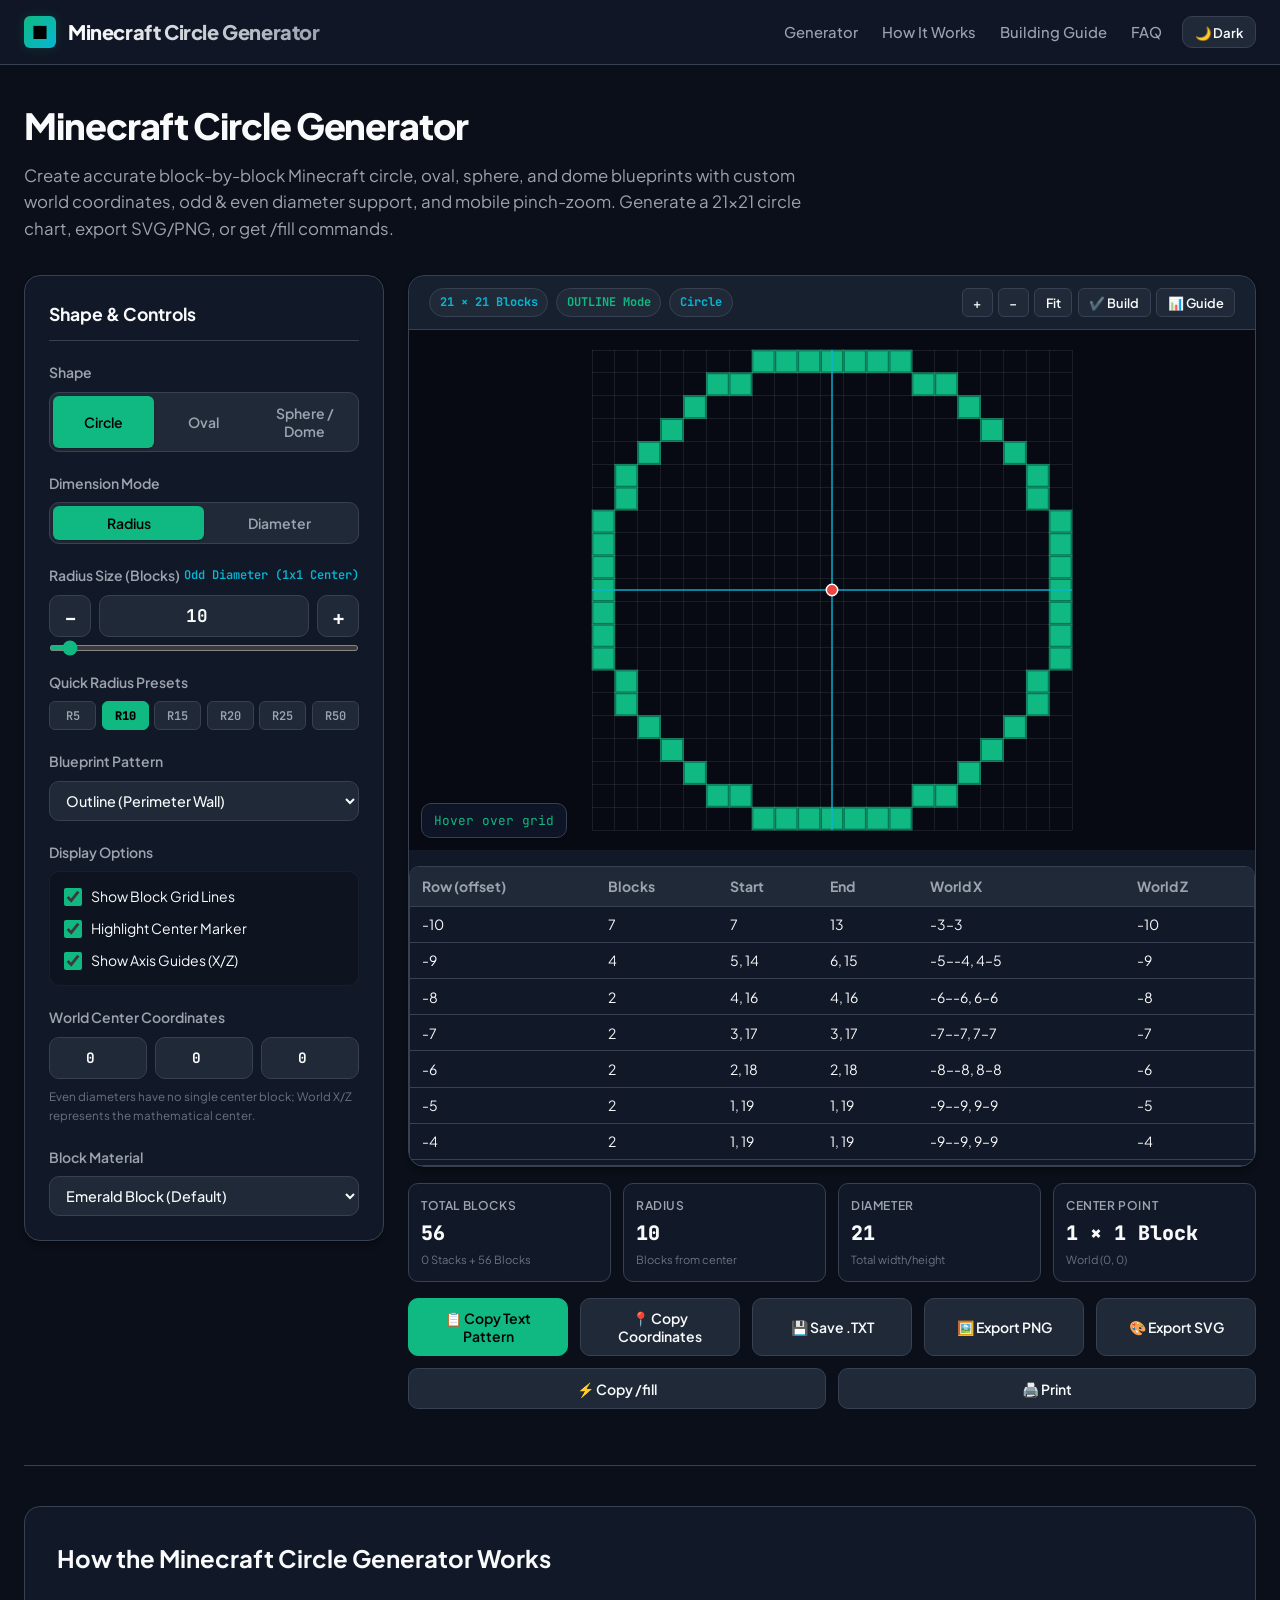
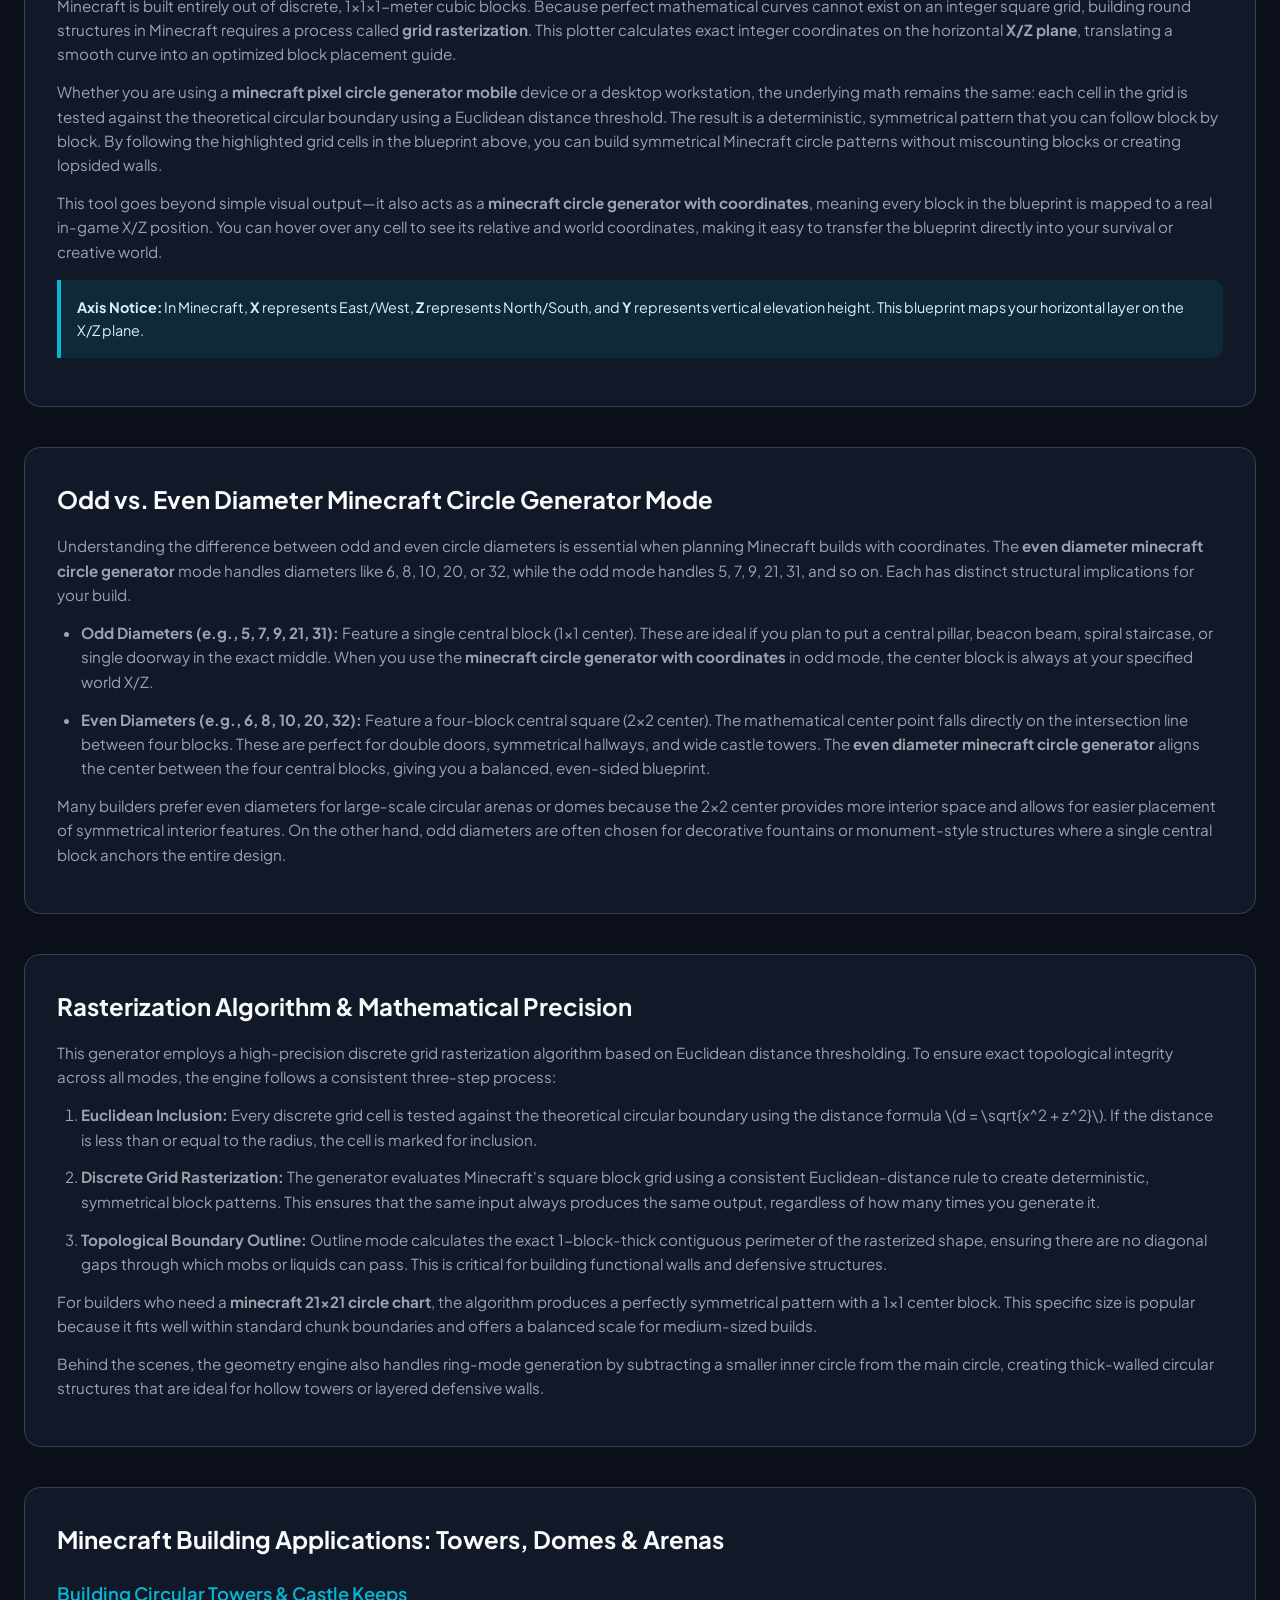
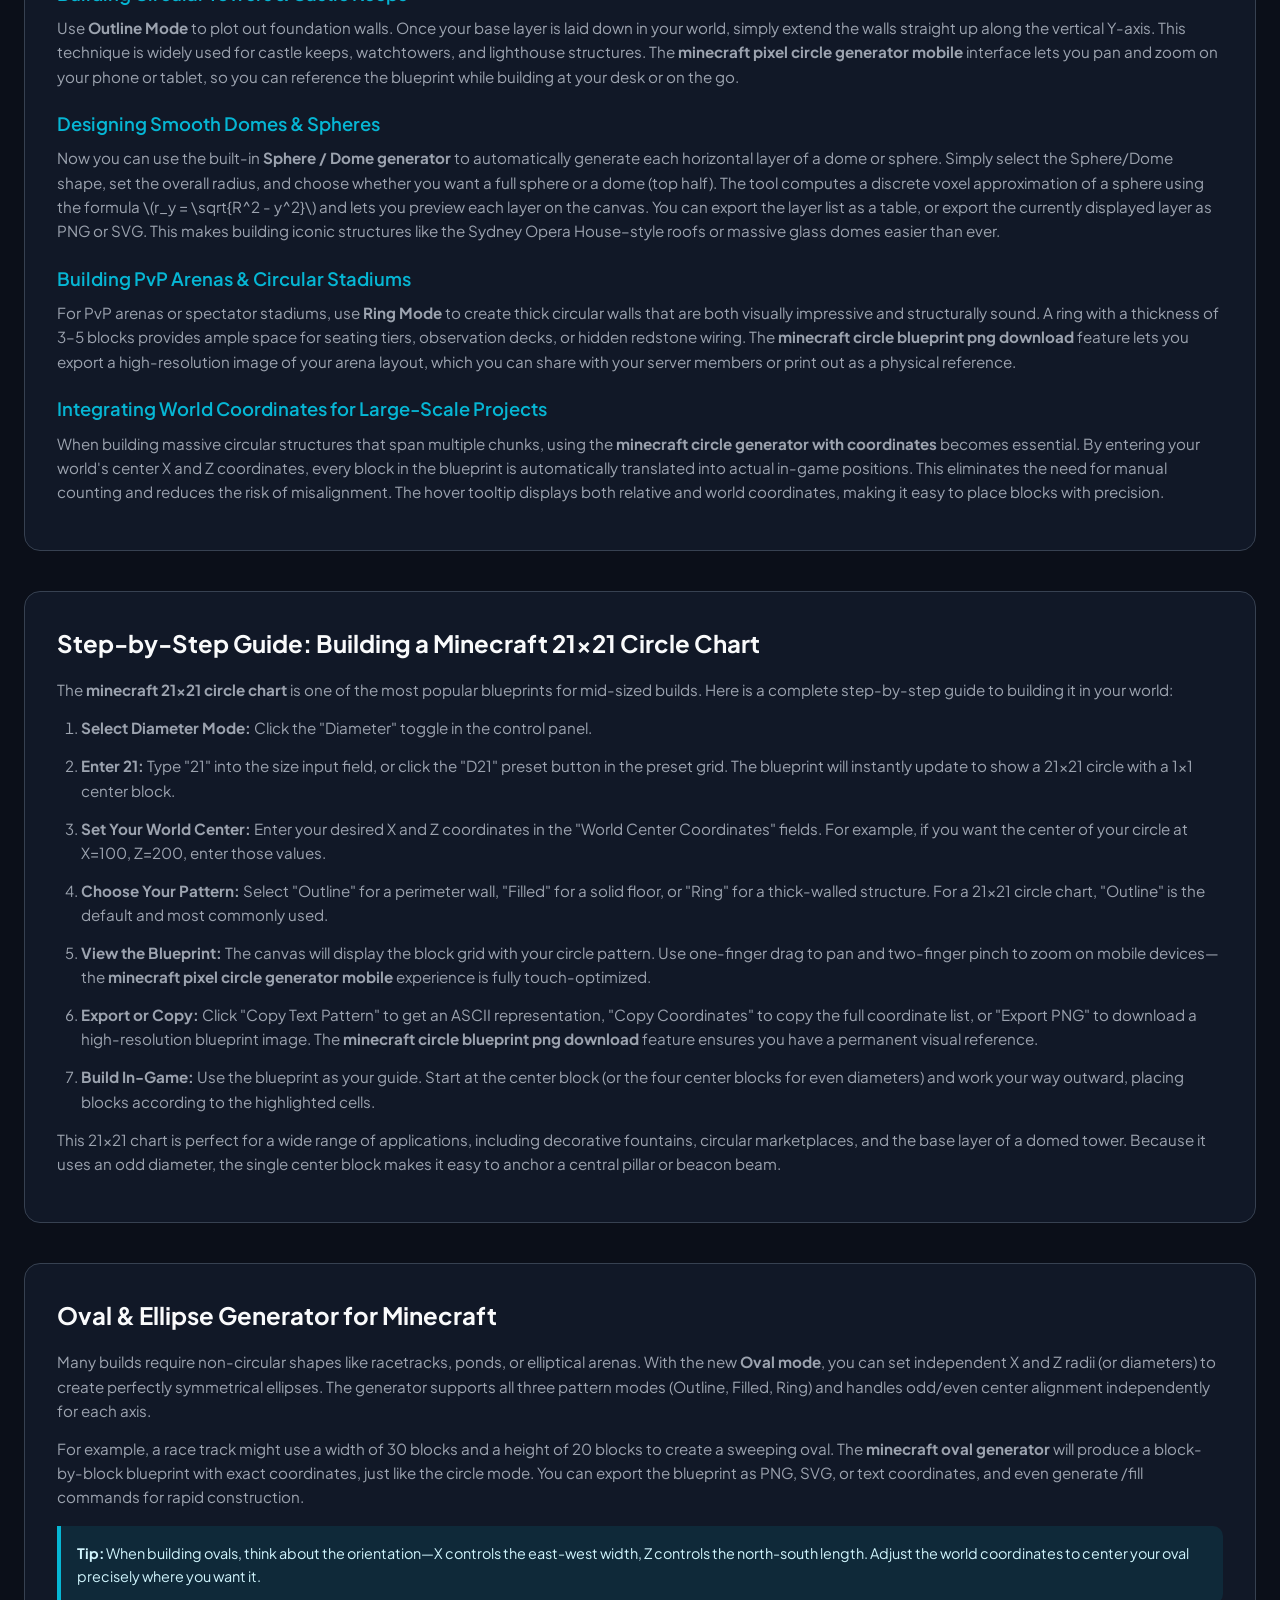
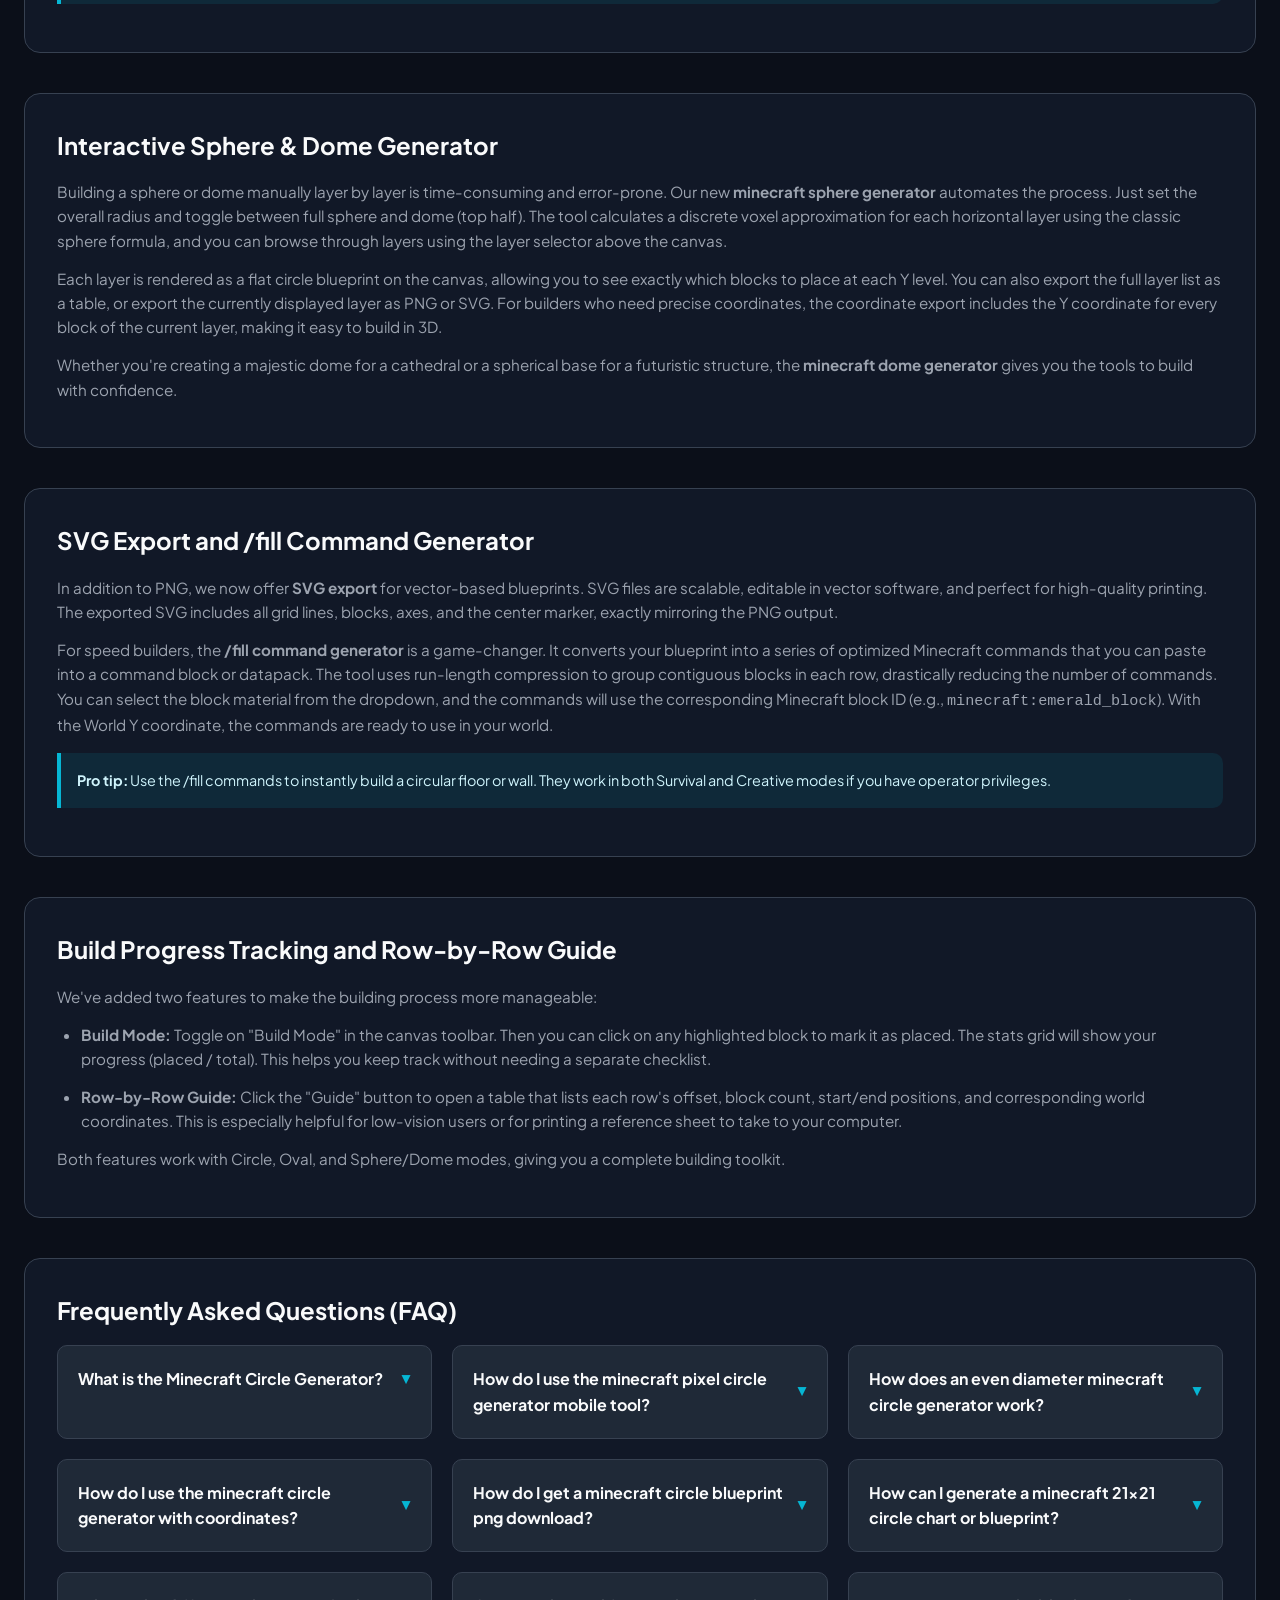
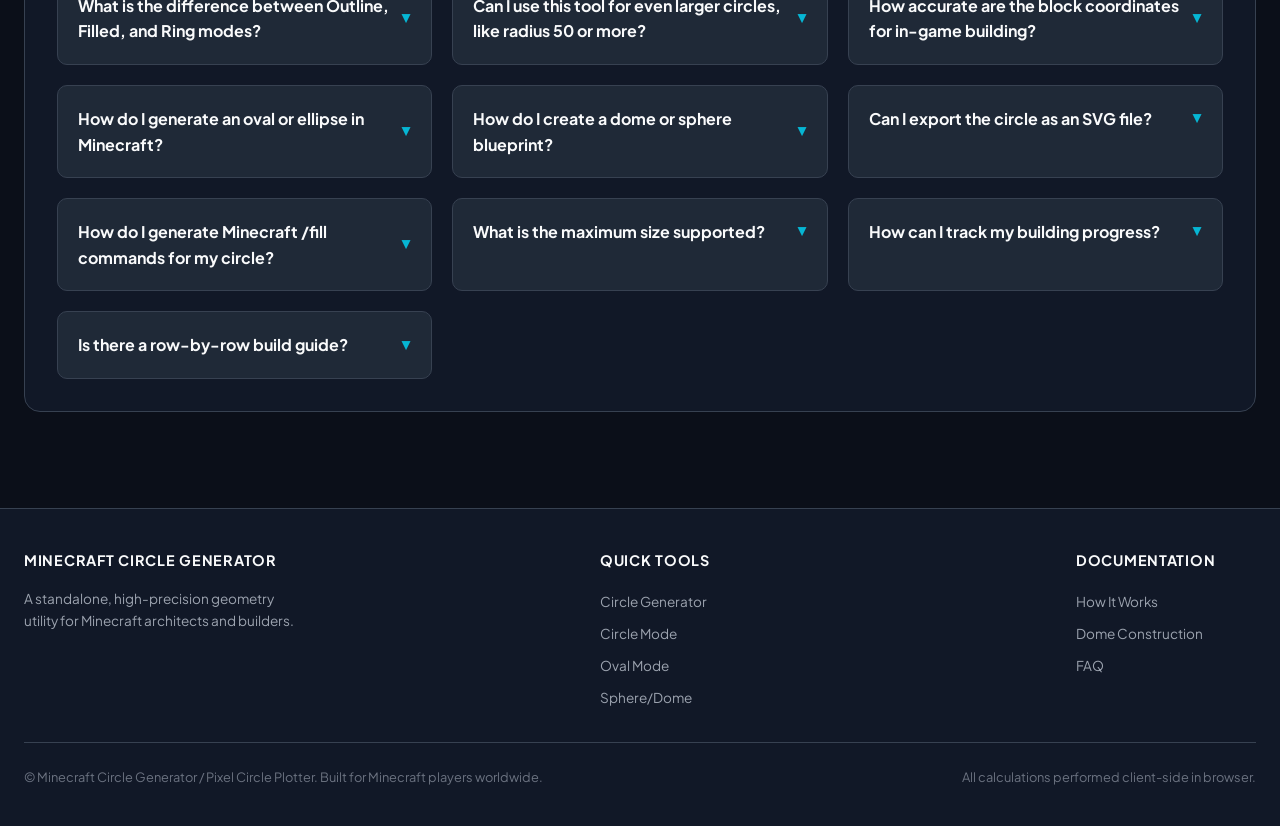
<file: minecraft-circle-generator/index.html>
<!DOCTYPE html>
<html lang="en">
<head>
    <meta charset="UTF-8">
    <meta name="viewport" content="width=device-width, initial-scale=1.0">
    <title>Minecraft Circle Generator – Pixel Circle Plotter & Sphere/Dome Tool</title>
    <meta name="description" content="Generate accurate Minecraft block circles, ovals, spheres, and domes with our free pixel plotter. Custom radius, diameter, SVG/PNG export, /fill commands, and mobile touch support.">

    <script async src="https://pagead2.googlesyndication.com/pagead/js/adsbygoogle.js?client=ca-pub-3521237453940493"
     crossorigin="anonymous"></script>

    <!-- Canonical URL -->
    <link rel="canonical" href="https://mccirclegrid.com/minecraft-circle-generator/">

    <!-- Google Fonts -->
    <link rel="preconnect" href="https://fonts.googleapis.com">
    <link rel="preconnect" href="https://fonts.gstatic.com" crossorigin>
    <link href="https://fonts.googleapis.com/css2?family=JetBrains+Mono:wght@400;600;700&family=Plus+Jakarta+Sans:wght@400;500;600;700;800&display=swap" rel="stylesheet">

    <!-- ============================================================
    STRUCTURED DATA JSON-LD – Extended with new features
    ============================================================ -->
    <script type="application/ld+json">
    {
        "@context": "https://schema.org",
        "@graph": [{
            "@type": "WebApplication",
            "@id": "https://mccirclegrid.com/minecraft-circle-generator/#app",
            "name": "Minecraft Circle Generator",
            "alternateName": "Pixel Circle Plotter",
            "url": "https://mccirclegrid.com/minecraft-circle-generator/",
            "applicationCategory": "DesignApplication",
            "operatingSystem": "All",
            "browserRequirements": "Requires JavaScript. Requires HTML5 Canvas.",
            "description": "A standalone, precise Minecraft circle generator and pixel circle plotter with world coordinates support, odd and even diameter handling, oval/ellipse mode, sphere/dome generator, SVG export, /fill command export, and PNG blueprint download."
        }, {
            "@type": "SoftwareApplication",
            "name": "Minecraft Circle Generator",
            "applicationCategory": "DesignApplication",
            "operatingSystem": "All",
            "offers": {
                "@type": "Offer",
                "price": "0",
                "priceCurrency": "USD"
            },
            "description": "Free online tool to generate Minecraft circle, oval, sphere, and dome blueprints with coordinates and export options."
        }, {
            "@type": "BreadcrumbList",
            "itemListElement": [{
                "@type": "ListItem",
                "position": 1,
                "name": "Home",
                "item": "https://mccirclegrid.com/"
            }, {
                "@type": "ListItem",
                "position": 2,
                "name": "Minecraft Circle Generator",
                "item": "https://mccirclegrid.com/minecraft-circle-generator/"
            }]
        }, {
            "@type": "HowTo",
            "name": "How to Build a Minecraft 21x21 Circle Chart",
            "description": "Step-by-step instructions for building a 21x21 circle chart using the Minecraft Circle Generator.",
            "step": [{
                "@type": "HowToStep",
                "position": 1,
                "name": "Select Diameter Mode",
                "text": "Click the 'Diameter' toggle in the control panel."
            }, {
                "@type": "HowToStep",
                "position": 2,
                "name": "Enter 21",
                "text": "Type 21 into the size input field, or click the D21 preset button."
            }, {
                "@type": "HowToStep",
                "position": 3,
                "name": "Set World Center",
                "text": "Enter your desired X and Z coordinates in the World Center fields."
            }, {
                "@type": "HowToStep",
                "position": 4,
                "name": "Choose a Pattern",
                "text": "Select Outline, Filled, or Ring mode as preferred."
            }, {
                "@type": "HowToStep",
                "position": 5,
                "name": "Export or Copy",
                "text": "Use the export buttons to copy the pattern, coordinates, or download a PNG/SVG."
            }]
        }, {
            "@type": "FAQPage",
            "mainEntity": [{
                "@type": "Question",
                "name": "What is the Minecraft Circle Generator?",
                "acceptedAnswer": {
                    "@type": "Answer",
                    "text": "The Minecraft Circle Generator is a free pixel circle plotter that converts continuous mathematical curves into a discrete square block grid blueprint with exact coordinates for Minecraft builders."
                }
            }, {
                "@type": "Question",
                "name": "How do I use the minecraft pixel circle generator mobile tool?",
                "acceptedAnswer": {
                    "@type": "Answer",
                    "text": "Our minecraft pixel circle generator mobile tool is fully touch-optimized. You can use one-finger drag to pan across large blueprints and two-finger pinch to zoom in or out on any smartphone or tablet screen while building in-game."
                }
            }, {
                "@type": "Question",
                "name": "How does an even diameter minecraft circle generator work?",
                "acceptedAnswer": {
                    "@type": "Answer",
                    "text": "An even diameter minecraft circle generator aligns the mathematical center between four central blocks (a 2x2 group) rather than a single 1x1 block. This creates balanced, even-sided blueprints ideal for double-door entrances and symmetrical castle towers."
                }
            }, {
                "@type": "Question",
                "name": "How do I use the minecraft circle generator with coordinates?",
                "acceptedAnswer": {
                    "@type": "Answer",
                    "text": "Using the minecraft circle generator with coordinates is easy: enter your world's X and Z coordinates in the World Center fields. The blueprint automatically translates relative grid cells into exact Minecraft world coordinates that you can view on hover or export as a text file."
                }
            }, {
                "@type": "Question",
                "name": "How do I get a minecraft circle blueprint png download?",
                "acceptedAnswer": {
                    "@type": "Answer",
                    "text": "Click the 'Export PNG' button in the action bar. The tool will render a full, high-resolution blueprint image with grid lines, axes, and center markers—independent of your current screen zoom level—and save it directly to your device."
                }
            }, {
                "@type": "Question",
                "name": "How can I generate a minecraft 21x21 circle chart or blueprint?",
                "acceptedAnswer": {
                    "@type": "Answer",
                    "text": "Select Diameter mode and enter 21 (or click the 'D21' preset button). The plotter will instantly draw a 21x21 circle chart with a 1x1 center block. You can view the blueprint, copy the text pattern, or export the coordinate list."
                }
            }, {
                "@type": "Question",
                "name": "How do I generate an oval or ellipse in Minecraft?",
                "acceptedAnswer": {
                    "@type": "Answer",
                    "text": "Use the Oval mode in the Minecraft Circle Generator. You can set independent X and Z radii (or diameters) to create elliptical shapes perfect for racetracks, ponds, or curved arenas. The tool supports all pattern modes (Outline, Filled, Ring) and both odd/even center handling per axis."
                }
            }, {
                "@type": "Question",
                "name": "How do I create a dome or sphere blueprint?",
                "acceptedAnswer": {
                    "@type": "Answer",
                    "text": "Switch to Sphere/Dome mode, set the overall radius, and choose between a full sphere or a dome (top half). The generator computes each horizontal layer's radius using the sphere formula and lets you preview each layer. You can export the layer list as a table, or export the currently displayed layer as PNG or SVG."
                }
            }, {
                "@type": "Question",
                "name": "Can I export the circle as an SVG file?",
                "acceptedAnswer": {
                    "@type": "Answer",
                    "text": "Yes, click the 'Export SVG' button to download a scalable vector graphic of your blueprint. The SVG contains all grid lines, blocks, axes, and the center marker, and matches the visual output of the PNG export."
                }
            }, {
                "@type": "Question",
                "name": "How do I generate Minecraft /fill commands for my circle?",
                "acceptedAnswer": {
                    "@type": "Answer",
                    "text": "Use the '/fill Commands' export option. The tool computes run-length compressed commands per row, using the block ID you select (emerald, stone, bricks, etc.). You can copy the commands directly or download them as a .txt file for use with command blocks or datapacks."
                }
            }, {
                "@type": "Question",
                "name": "What is the maximum size supported?",
                "acceptedAnswer": {
                    "@type": "Answer",
                    "text": "The tool supports circles up to a radius of 200 blocks (diameter 401 blocks) for both Radius and Diameter modes. Oval and Sphere modes also support the same maximum radii. For extremely large projects, we recommend using the coordinate export to integrate with building aids."
                }
            }, {
                "@type": "Question",
                "name": "How can I track my building progress?",
                "acceptedAnswer": {
                    "@type": "Answer",
                    "text": "Enable 'Build Mode' in the canvas toolbar. You can then click on any highlighted block to mark it as placed. The stats grid will show your progress (blocks placed / total). This helps you keep track without needing a separate checklist."
                }
            }, {
                "@type": "Question",
                "name": "Is there a row-by-row build guide?",
                "acceptedAnswer": {
                    "@type": "Answer",
                    "text": "Yes, click the 'Row-by-Row Guide' button to open a collapsible table that lists each row's offset, block count, and start/end positions. This is especially helpful for low-vision users or for printing a reference sheet."
                }
            }]
        }]
    }
    </script>

    <style>
        /* ==========================================================================
           1. DESIGN SYSTEM & CSS VARIABLES (DEFAULT: DARK MODE)
           ========================================================================== */
        :root {
            --bg-base: #0b0f19;
            --bg-surface: #111827;
            --bg-card: #1f2937;
            --bg-card-hover: #374151;

            --border-color: #374151;
            --border-focus: #10b981;

            --text-main: #f9fafb;
            --text-muted: #9ca3af;
            --text-dim: #6b7280;

            --accent-primary: #10b981;
            --accent-hover: #059669;
            --accent-glow: rgba(16, 185, 129, 0.2);
            --accent-secondary: #06b6d4;

            --block-fill: #10b981;
            --block-border: #047857;
            --grid-line: rgba(255, 255, 255, 0.08);
            --axis-line: rgba(6, 182, 212, 0.6);
            --center-marker: #ef4444;

            --font-sans: 'Plus Jakarta Sans', -apple-system, BlinkMacSystemFont, "Segoe UI", Roboto, sans-serif;
            --font-mono: 'JetBrains Mono', Consolas, Monaco, monospace;

            --radius-sm: 6px;
            --radius-md: 10px;
            --radius-lg: 16px;

            --shadow-sm: 0 1px 2px 0 rgba(0, 0, 0, 0.3);
            --shadow-md: 0 4px 6px -1px rgba(0, 0, 0, 0.4);
            --shadow-lg: 0 10px 25px -5px rgba(0, 0, 0, 0.5);
        }

        /* MANUAL LIGHT MODE CLASS OVERRIDES */
        body.light-theme {
            --bg-base: #f8fafc;
            --bg-surface: #ffffff;
            --bg-card: #f1f5f9;
            --bg-card-hover: #e2e8f0;

            --border-color: #cbd5e1;
            --border-focus: #059669;

            --text-main: #0f172a;
            --text-muted: #475569;
            --text-dim: #64748b;

            --block-fill: #10b981;
            --block-border: #047857;
            --grid-line: rgba(0, 0, 0, 0.12);
            --axis-line: rgba(2, 132, 199, 0.7);
            --center-marker: #ef4444;
        }

        body.light-theme .header {
            background-color: rgba(255, 255, 255, 0.95);
            border-bottom-color: var(--border-color);
        }

        body.light-theme .logo-title {
            background: linear-gradient(to right, #0f172a, #475569);
            -webkit-background-clip: text;
            -webkit-text-fill-color: transparent;
        }

        body.light-theme .canvas-wrapper {
            background-color: #f8fafc;
        }

        body.light-theme .toggle-group {
            background-color: rgba(0, 0, 0, 0.03);
            border-color: rgba(0, 0, 0, 0.08);
        }

        body.light-theme .coordinate-tooltip {
            background-color: rgba(255, 255, 255, 0.95);
            color: #047857;
        }

        body.light-theme .article-card h2,
        body.light-theme .article-card h3 {
            color: #0f172a;
        }

        body.light-theme .article-card p,
        body.light-theme .article-card li {
            color: #334155;
        }

        body.light-theme .note-box {
            background-color: rgba(6, 182, 212, 0.08);
            color: #0891b2;
        }

        body.light-theme .faq-item {
            background-color: #ffffff;
            border-color: #cbd5e1;
        }

        body.light-theme .faq-question {
            color: #0f172a;
        }

        body.light-theme .faq-answer {
            color: #334155;
        }

        /* RESET & BASE */
        *,
        *::before,
        *::after {
            box-sizing: border-box;
            margin: 0;
            padding: 0;
        }

        body {
            font-family: var(--font-sans);
            background-color: var(--bg-base);
            color: var(--text-main);
            line-height: 1.6;
            min-height: 100vh;
            display: flex;
            flex-direction: column;
            overflow-x: hidden;
        }

        a {
            color: var(--accent-secondary);
            text-decoration: none;
            transition: color 0.2s;
        }

        a:hover {
            color: var(--accent-primary);
            text-decoration: underline;
        }

        button,
        input,
        select {
            font-family: inherit;
            font-size: inherit;
            color: inherit;
        }

        .sr-only {
            position: absolute;
            width: 1px;
            height: 1px;
            padding: 0;
            margin: -1px;
            overflow: hidden;
            clip: rect(0, 0, 0, 0);
            white-space: nowrap;
            border: 0;
        }

        /* ==========================================================================
           2. LAYOUT & NAVIGATION
           ========================================================================== */
        .header {
            background-color: rgba(17, 24, 39, 0.9);
            backdrop-filter: blur(8px);
            border-bottom: 1px solid var(--border-color);
            position: sticky;
            top: 0;
            z-index: 100;
        }

        .nav-container {
            max-width: 1400px;
            margin: 0 auto;
            padding: 1rem 1.5rem;
            display: flex;
            align-items: center;
            justify-content: space-between;
        }

        .logo-group {
            display: flex;
            align-items: center;
            gap: 0.75rem;
        }

        .logo-icon {
            width: 32px;
            height: 32px;
            background: linear-gradient(135deg, var(--accent-primary), var(--accent-secondary));
            border-radius: var(--radius-sm);
            display: grid;
            place-items: center;
            font-weight: 800;
            font-size: 1.1rem;
            color: #000;
            box-shadow: 0 0 12px var(--accent-glow);
        }

        .logo-title {
            font-size: 1.25rem;
            font-weight: 800;
            letter-spacing: -0.02em;
            background: linear-gradient(to right, #fff, var(--text-muted));
            -webkit-background-clip: text;
            -webkit-text-fill-color: transparent;
            white-space: nowrap;
        }

        .nav-right-group {
            display: flex;
            align-items: center;
            gap: 1.25rem;
        }

        .nav-links {
            display: flex;
            gap: 1.5rem;
            list-style: none;
        }

        .nav-links a {
            color: var(--text-muted);
            font-weight: 500;
            font-size: 0.925rem;
        }

        .nav-links a:hover {
            color: var(--text-main);
            text-decoration: none;
        }

        .theme-toggle-btn {
            background-color: var(--bg-card);
            border: 1px solid var(--border-color);
            color: var(--text-main);
            padding: 0.4rem 0.75rem;
            border-radius: var(--radius-md);
            font-size: 0.825rem;
            font-weight: 600;
            cursor: pointer;
            display: flex;
            align-items: center;
            gap: 0.35rem;
            transition: all 0.2s;
        }

        .theme-toggle-btn:hover {
            background-color: var(--bg-card-hover);
            border-color: var(--accent-primary);
        }

        .main-container {
            max-width: 1400px;
            margin: 0 auto;
            padding: 2rem 1.5rem;
            width: 100%;
            flex: 1;
        }

        /* ==========================================================================
           3. HERO & APP GRID
           ========================================================================== */
        .hero {
            margin-bottom: 2rem;
            text-align: left;
        }

        .hero h1 {
            font-size: 2.25rem;
            font-weight: 800;
            letter-spacing: -0.03em;
            margin-bottom: 0.5rem;
            overflow-wrap: break-word;
        }

        .hero p {
            color: var(--text-muted);
            font-size: 1.05rem;
            max-width: 800px;
        }

        .app-layout {
            display: grid;
            grid-template-columns: 360px 1fr;
            gap: 1.5rem;
            align-items: start;
        }

        /* ==========================================================================
           4. CONTROL PANEL (LEFT)
           ========================================================================== */
        .panel {
            background-color: var(--bg-surface);
            border: 1px solid var(--border-color);
            border-radius: var(--radius-lg);
            padding: 1.5rem;
            box-shadow: var(--shadow-md);
            display: flex;
            flex-direction: column;
            gap: 1.25rem;
        }

        .panel-title {
            font-size: 1.1rem;
            font-weight: 700;
            display: flex;
            align-items: center;
            justify-content: space-between;
            border-bottom: 1px solid var(--border-color);
            padding-bottom: 0.75rem;
        }

        .form-group {
            display: flex;
            flex-direction: column;
            gap: 0.5rem;
        }

        .label {
            font-size: 0.875rem;
            font-weight: 600;
            color: var(--text-muted);
            display: flex;
            justify-content: space-between;
            align-items: center;
        }

        .segmented-control {
            display: grid;
            grid-template-columns: 1fr 1fr;
            background-color: var(--bg-card);
            padding: 3px;
            border-radius: var(--radius-md);
            border: 1px solid var(--border-color);
        }

        /* Shape selector uses 3 columns on larger screens */
        #shapeSelector {
            grid-template-columns: repeat(3, 1fr);
        }
        @media (max-width: 640px) {
            #shapeSelector {
                grid-template-columns: 1fr 1fr;
            }
        }

        .segmented-control button {
            background: transparent;
            border: none;
            padding: 0.5rem;
            font-weight: 600;
            font-size: 0.875rem;
            color: var(--text-muted);
            border-radius: var(--radius-sm);
            cursor: pointer;
            transition: all 0.2s;
        }

        .segmented-control button.active {
            background-color: var(--accent-primary);
            color: #000;
            box-shadow: var(--shadow-sm);
        }

        .number-input-group {
            display: flex;
            align-items: center;
            gap: 0.5rem;
        }

        .btn-step {
            width: 42px;
            height: 42px;
            background-color: var(--bg-card);
            border: 1px solid var(--border-color);
            border-radius: var(--radius-md);
            color: var(--text-main);
            font-size: 1.25rem;
            font-weight: 700;
            cursor: pointer;
            display: grid;
            place-items: center;
            transition: all 0.2s;
            user-select: none;
            flex-shrink: 0;
        }

        .btn-step:hover {
            background-color: var(--bg-card-hover);
            border-color: var(--text-dim);
        }

        .input-number {
            flex: 1;
            height: 42px;
            background-color: var(--bg-card);
            border: 1px solid var(--border-color);
            border-radius: var(--radius-md);
            color: var(--text-main);
            font-family: var(--font-mono);
            font-size: 1.1rem;
            font-weight: 700;
            text-align: center;
            transition: border-color 0.2s;
            min-width: 0;
        }

        .input-number:focus {
            outline: none;
            border-color: var(--accent-primary);
            box-shadow: 0 0 0 2px var(--accent-glow);
        }

        .range-slider {
            width: 100%;
            accent-color: var(--accent-primary);
            cursor: pointer;
            height: 6px;
            background: var(--bg-card);
            border-radius: 3px;
        }

        .presets-wrapper {
            display: flex;
            flex-direction: column;
            gap: 0.5rem;
        }

        .preset-grid {
            display: grid;
            grid-template-columns: repeat(6, 1fr);
            gap: 0.35rem;
        }

        .preset-btn {
            background-color: var(--bg-card);
            border: 1px solid var(--border-color);
            border-radius: var(--radius-sm);
            padding: 0.35rem 0;
            font-size: 0.75rem;
            font-weight: 600;
            font-family: var(--font-mono);
            color: var(--text-muted);
            cursor: pointer;
            text-align: center;
            transition: all 0.15s;
        }

        .preset-btn:hover {
            border-color: var(--accent-primary);
            color: var(--text-main);
            background-color: var(--bg-card-hover);
        }

        .preset-btn.active {
            background-color: var(--accent-primary);
            color: #000;
            border-color: var(--accent-primary);
            font-weight: 800;
        }

        .select-input {
            width: 100%;
            height: 40px;
            background-color: var(--bg-card);
            border: 1px solid var(--border-color);
            border-radius: var(--radius-md);
            color: var(--text-main);
            padding: 0 0.75rem;
            font-size: 0.9rem;
            font-weight: 500;
            cursor: pointer;
        }

        .select-input:focus {
            outline: none;
            border-color: var(--accent-primary);
        }

        .toggle-group {
            display: flex;
            flex-direction: column;
            gap: 0.6rem;
            background-color: rgba(0, 0, 0, 0.2);
            padding: 0.85rem;
            border-radius: var(--radius-md);
            border: 1px solid rgba(255, 255, 255, 0.05);
        }

        .checkbox-label {
            display: flex;
            align-items: center;
            gap: 0.6rem;
            font-size: 0.875rem;
            cursor: pointer;
            user-select: none;
        }

        .checkbox-label input[type="checkbox"] {
            width: 18px;
            height: 18px;
            accent-color: var(--accent-primary);
            cursor: pointer;
            flex-shrink: 0;
        }

        .inline-inputs {
            display: grid;
            grid-template-columns: 1fr 1fr;
            gap: 0.5rem;
        }

        .inline-inputs-3 {
            display: grid;
            grid-template-columns: 1fr 1fr 1fr;
            gap: 0.5rem;
        }

        .error-banner {
            background-color: rgba(239, 68, 68, 0.15);
            border: 1px solid #ef4444;
            color: #fca5a5;
            padding: 0.65rem;
            border-radius: var(--radius-md);
            font-size: 0.825rem;
            display: none;
        }

        /* ==========================================================================
           5. BLUEPRINT VIEWPORT & CANVAS (RIGHT)
           ========================================================================== */
        .blueprint-container {
            display: flex;
            flex-direction: column;
            gap: 1rem;
        }

        .viewport-card {
            background-color: var(--bg-surface);
            border: 1px solid var(--border-color);
            border-radius: var(--radius-lg);
            overflow: hidden;
            position: relative;
            display: flex;
            flex-direction: column;
            box-shadow: var(--shadow-md);
        }

        .viewport-header {
            padding: 0.75rem 1.25rem;
            background-color: rgba(31, 41, 55, 0.5);
            border-bottom: 1px solid var(--border-color);
            display: flex;
            justify-content: space-between;
            align-items: center;
            flex-wrap: wrap;
            gap: 0.5rem;
        }

        .badge-group {
            display: flex;
            gap: 0.5rem;
            align-items: center;
            flex-wrap: wrap;
        }

        .badge {
            background-color: var(--bg-card);
            border: 1px solid var(--border-color);
            padding: 0.25rem 0.6rem;
            border-radius: 9999px;
            font-size: 0.75rem;
            font-weight: 700;
            font-family: var(--font-mono);
            color: var(--accent-secondary);
        }

        .canvas-toolbar {
            display: flex;
            gap: 0.35rem;
            flex-wrap: wrap;
        }

        .tool-btn {
            background-color: var(--bg-card);
            border: 1px solid var(--border-color);
            color: var(--text-main);
            padding: 0.35rem 0.65rem;
            border-radius: var(--radius-sm);
            font-size: 0.8rem;
            font-weight: 600;
            cursor: pointer;
            transition: all 0.15s;
            flex-shrink: 0;
        }

        .tool-btn:hover {
            background-color: var(--bg-card-hover);
            border-color: var(--accent-primary);
        }

        .tool-btn.active {
            background-color: var(--accent-primary);
            color: #000;
            border-color: var(--accent-primary);
        }

        .canvas-wrapper {
            position: relative;
            width: 100%;
            height: 520px;
            background-color: #070a12;
            cursor: grab;
            overflow: hidden;
            user-select: none;
            touch-action: none;
        }

        .canvas-wrapper:active {
            cursor: grabbing;
        }

        canvas {
            display: block;
            width: 100%;
            height: 100%;
        }

        .coordinate-tooltip {
            position: absolute;
            bottom: 12px;
            left: 12px;
            background-color: rgba(15, 23, 42, 0.9);
            border: 1px solid var(--border-color);
            padding: 0.4rem 0.75rem;
            border-radius: var(--radius-md);
            font-family: var(--font-mono);
            font-size: 0.8rem;
            color: var(--accent-primary);
            pointer-events: none;
            backdrop-filter: blur(4px);
            box-shadow: var(--shadow-sm);
            max-width: calc(100% - 24px);
            overflow: hidden;
            text-overflow: ellipsis;
            white-space: nowrap;
        }

        /* Sphere layer selector */
        .layer-selector-container {
            display: none;
            padding: 0.75rem 1.25rem;
            background-color: rgba(31, 41, 55, 0.3);
            border-top: 1px solid var(--border-color);
            align-items: center;
            gap: 1rem;
            flex-wrap: wrap;
        }

        .layer-selector-container.visible {
            display: flex;
        }

        .layer-selector-controls {
            display: flex;
            align-items: center;
            gap: 0.5rem;
            flex: 1;
        }

        .layer-selector-controls .btn-step {
            width: 32px;
            height: 32px;
            font-size: 1rem;
        }

        .layer-selector-controls .input-number {
            width: 60px;
            height: 32px;
            font-size: 0.9rem;
        }

        .layer-selector-controls .range-slider {
            flex: 1;
        }

        /* ==========================================================================
           6. STATS & ACTION BAR
           ========================================================================== */
        .stats-grid {
            display: grid;
            grid-template-columns: repeat(auto-fit, minmax(130px, 1fr));
            gap: 0.75rem;
        }

        .stat-card {
            background-color: var(--bg-surface);
            border: 1px solid var(--border-color);
            border-radius: var(--radius-md);
            padding: 0.75rem;
            display: flex;
            flex-direction: column;
        }

        .stat-label {
            font-size: 0.75rem;
            font-weight: 600;
            color: var(--text-muted);
            text-transform: uppercase;
            letter-spacing: 0.05em;
        }

        .stat-value {
            font-size: 1.25rem;
            font-weight: 800;
            font-family: var(--font-mono);
            color: var(--text-main);
            margin-top: 0.1rem;
            overflow-wrap: break-word;
        }

        .stat-sub {
            font-size: 0.7rem;
            color: var(--text-dim);
            margin-top: 0.1rem;
        }

        .action-bar {
            display: flex;
            gap: 0.75rem;
            flex-wrap: wrap;
        }

        .btn-action {
            flex: 1;
            min-width: 140px;
            background-color: var(--bg-card);
            border: 1px solid var(--border-color);
            color: var(--text-main);
            padding: 0.65rem 1rem;
            border-radius: var(--radius-md);
            font-weight: 600;
            font-size: 0.875rem;
            cursor: pointer;
            display: flex;
            align-items: center;
            justify-content: center;
            gap: 0.5rem;
            transition: all 0.2s;
        }

        .btn-action:hover {
            background-color: var(--bg-card-hover);
            border-color: var(--accent-primary);
            color: #fff;
        }

        .btn-action-primary {
            background-color: var(--accent-primary);
            color: #000;
            border-color: var(--accent-primary);
        }

        .btn-action-primary:hover {
            background-color: var(--accent-hover);
            color: #000;
        }

        /* Row-by-row guide table */
        .guide-table-container {
            display: none;
            margin-top: 1rem;
            max-height: 300px;
            overflow-y: auto;
            border: 1px solid var(--border-color);
            border-radius: var(--radius-md);
        }

        .guide-table-container.visible {
            display: block;
        }

        .guide-table-container table {
            width: 100%;
            border-collapse: collapse;
            font-size: 0.875rem;
        }

        .guide-table-container th {
            background-color: var(--bg-card);
            color: var(--text-muted);
            font-weight: 700;
            text-align: left;
            padding: 0.5rem 0.75rem;
            border-bottom: 1px solid var(--border-color);
            position: sticky;
            top: 0;
        }

        .guide-table-container td {
            padding: 0.4rem 0.75rem;
            border-bottom: 1px solid var(--border-color);
            color: var(--text-main);
        }

        .guide-table-container tr:hover {
            background-color: var(--bg-card-hover);
        }

        /* ==========================================================================
           7. CONTENT & SEO SECTIONS
           ========================================================================== */
        .content-section {
            margin-top: 3.5rem;
            display: flex;
            flex-direction: column;
            gap: 2.5rem;
            border-top: 1px solid var(--border-color);
            padding-top: 2.5rem;
        }

        .article-card {
            background-color: var(--bg-surface);
            border: 1px solid var(--border-color);
            border-radius: var(--radius-lg);
            padding: 2rem;
        }

        .article-card h2 {
            font-size: 1.5rem;
            font-weight: 700;
            margin-bottom: 1rem;
            color: var(--text-main);
            display: flex;
            align-items: center;
            gap: 0.5rem;
            overflow-wrap: break-word;
        }

        .article-card h3 {
            font-size: 1.15rem;
            font-weight: 600;
            margin: 1.25rem 0 0.5rem 0;
            color: var(--accent-secondary);
            overflow-wrap: break-word;
        }

        .article-card p,
        .article-card li {
            color: var(--text-muted);
            font-size: 0.95rem;
            margin-bottom: 0.85rem;
            overflow-wrap: break-word;
        }

        .article-card ul,
        .article-card ol {
            padding-left: 1.5rem;
        }

        .note-box {
            background-color: rgba(6, 182, 212, 0.1);
            border-left: 4px solid var(--accent-secondary);
            padding: 1rem;
            border-radius: 0 var(--radius-md) var(--radius-md) 0;
            margin: 1rem 0;
            font-size: 0.9rem;
            color: #cff4fc;
            overflow-wrap: break-word;
        }

        /* FAQ ACCORDION DROPDOWN STYLING */
        .faq-grid {
            display: grid;
            grid-template-columns: repeat(auto-fit, minmax(300px, 1fr));
            gap: 1.25rem;
        }

        .faq-item {
            background-color: var(--bg-card);
            border: 1px solid var(--border-color);
            border-radius: var(--radius-md);
            padding: 1.25rem;
            transition: border-color 0.2s;
        }

        .faq-item:hover {
            border-color: var(--accent-primary);
        }

        details summary {
            cursor: pointer;
            list-style: none;
            display: flex;
            justify-content: space-between;
            align-items: center;
            user-select: none;
        }

        details summary::-webkit-details-marker {
            display: none;
        }

        details summary::after {
            content: "▼";
            font-size: 0.75rem;
            color: var(--accent-secondary);
            transition: transform 0.2s ease;
            margin-left: 0.5rem;
            flex-shrink: 0;
        }

        details[open] summary::after {
            transform: rotate(180deg);
        }

        .faq-question {
            font-weight: 700;
            font-size: 1rem;
            color: var(--text-main);
            margin: 0;
            overflow-wrap: break-word;
        }

        .faq-answer {
            color: var(--text-muted);
            font-size: 0.9rem;
            line-height: 1.5;
            margin-top: 0.75rem;
            padding-top: 0.75rem;
            border-top: 1px solid var(--border-color);
            overflow-wrap: break-word;
        }

        /* ==========================================================================
           8. FOOTER
           ========================================================================== */
        .footer {
            background-color: var(--bg-surface);
            border-top: 1px solid var(--border-color);
            margin-top: 4rem;
            padding: 2.5rem 1.5rem;
        }

        .footer-container {
            max-width: 1400px;
            margin: 0 auto;
            display: flex;
            flex-wrap: wrap;
            justify-content: space-between;
            gap: 2rem;
        }

        .footer-col {
            display: flex;
            flex-direction: column;
            gap: 0.5rem;
            min-width: 180px;
        }

        .footer-title {
            font-weight: 700;
            font-size: 0.9rem;
            text-transform: uppercase;
            letter-spacing: 0.05em;
            color: var(--text-main);
            margin-bottom: 0.5rem;
        }

        .footer-links {
            list-style: none;
            display: flex;
            flex-direction: column;
            gap: 0.4rem;
        }

        .footer-links a {
            color: var(--text-muted);
            font-size: 0.85rem;
        }

        .footer-bottom {
            max-width: 1400px;
            margin: 2rem auto 0 auto;
            padding-top: 1.5rem;
            border-top: 1px solid var(--border-color);
            display: flex;
            justify-content: space-between;
            align-items: center;
            color: var(--text-dim);
            font-size: 0.8rem;
            flex-wrap: wrap;
            gap: 1rem;
        }

        /* ==========================================================================
           9. RESPONSIVE DESIGN
           ========================================================================== */
        @media (max-width: 1024px) {
            .app-layout {
                grid-template-columns: 1fr;
            }
            .canvas-wrapper {
                height: 440px;
            }
        }

        @media (max-width: 768px) {
            .footer-container {
                flex-direction: column;
            }
            .footer-bottom {
                flex-direction: column;
                text-align: center;
            }
        }

        @media (max-width: 640px) {
            .hero h1 {
                font-size: 1.75rem;
            }
            .canvas-wrapper {
                height: 360px;
            }
            .preset-grid {
                grid-template-columns: repeat(3, 1fr);
            }
            .action-bar {
                flex-direction: column;
            }
            .btn-action {
                width: 100%;
                min-width: unset;
            }
            .nav-links {
                display: none;
            }
            .article-card {
                padding: 1.5rem;
            }
            .inline-inputs-3 {
                grid-template-columns: 1fr 1fr;
            }
        }

        @media (max-width: 480px) {
            .logo-title {
                font-size: 1rem;
            }
            .logo-icon {
                width: 28px;
                height: 28px;
                font-size: 0.9rem;
            }
            .panel {
                padding: 1.25rem 1rem;
            }
            .canvas-wrapper {
                height: 320px;
            }
            .viewport-header {
                padding: 0.5rem 0.75rem;
                flex-direction: column;
                align-items: stretch;
                gap: 0.4rem;
            }
            .badge-group {
                justify-content: center;
            }
            .canvas-toolbar {
                justify-content: center;
            }
            .stats-grid {
                grid-template-columns: repeat(2, 1fr);
            }
            .inline-inputs {
                grid-template-columns: 1fr;
            }
            .inline-inputs-3 {
                grid-template-columns: 1fr;
            }
            .article-card {
                padding: 1.25rem 0.75rem;
            }
            .article-card h2 {
                font-size: 1.25rem;
            }
            .article-card h3 {
                font-size: 1rem;
            }
            .faq-grid {
                grid-template-columns: 1fr;
            }
            .footer {
                padding: 1.5rem 1rem;
            }
            .footer-container {
                flex-direction: column;
                gap: 1.5rem;
            }
            .footer-col {
                min-width: unset;
            }
        }

        @media (max-width: 380px) {
            .preset-grid {
                grid-template-columns: repeat(3, 1fr);
                gap: 0.25rem;
            }
            .preset-btn {
                font-size: 0.65rem;
                padding: 0.25rem 0;
            }
            .logo-title {
                font-size: 0.85rem;
            }
            .logo-icon {
                width: 24px;
                height: 24px;
                font-size: 0.75rem;
            }
            .logo-group {
                gap: 0.5rem;
            }
            .canvas-wrapper {
                height: 280px;
            }
            .coordinate-tooltip {
                font-size: 0.65rem;
                padding: 0.25rem 0.5rem;
                bottom: 6px;
                left: 6px;
                max-width: calc(100% - 12px);
            }
        }

        /* ==========================================================================
           10. PRINT STYLESHEET
           ========================================================================== */
        @media print {
            body {
                background: #fff !important;
                color: #000 !important;
            }
            .header,
            .panel,
            .canvas-toolbar,
            .action-bar,
            .content-section,
            .footer,
            .coordinate-tooltip,
            .layer-selector-container {
                display: none !important;
            }
            .main-container {
                padding: 0;
                margin: 0;
                max-width: 100%;
            }
            .app-layout {
                display: block;
            }
            .viewport-card {
                border: 2px solid #000;
                border-radius: 0;
                box-shadow: none;
            }
            .canvas-wrapper {
                height: 800px;
                background: #fff !important;
            }
            .print-header-info {
                display: block !important;
                padding: 1rem;
                border-bottom: 2px solid #000;
                font-family: var(--font-mono);
            }
            .guide-table-container {
                display: block !important;
                max-height: none !important;
                border: 2px solid #000;
            }
        }

        .print-header-info {
            display: none;
        }
    </style>
</head>
<body>

    <!-- Header Navigation -->
    <header class="header">
        <div class="nav-container">
            <div class="logo-group">
                <div class="logo-icon">■</div>
                <span class="logo-title">Minecraft Circle Generator</span>
            </div>
            <div class="nav-right-group">
                <nav>
                    <ul class="nav-links">
                        <li><a href="#generator">Generator</a></li>
                        <li><a href="#how-it-works">How It Works</a></li>
                        <li><a href="#building-tips">Building Guide</a></li>
                        <li><a href="#faq">FAQ</a></li>
                    </ul>
                </nav>
                <button type="button" id="themeToggleBtn" class="theme-toggle-btn" onclick="toggleTheme()" aria-label="Toggle light or dark theme">
                    <span>🌙 Dark</span>
                </button>
            </div>
        </div>
    </header>

    <!-- Main Content Area -->
    <main class="main-container" id="generator">

        <!-- Hero Title -->
        <section class="hero">
            <h1>Minecraft Circle Generator</h1>
            <p>Create accurate block-by-block Minecraft circle, oval, sphere, and dome blueprints with custom world coordinates, odd & even diameter support, and mobile pinch-zoom. Generate a 21x21 circle chart, export SVG/PNG, or get /fill commands.</p>
        </section>

        <!-- Application Interface -->
        <div class="app-layout">

            <!-- LEFT CONTROL PANEL -->
            <aside class="panel">
                <div class="panel-title">
                    <span>Shape &amp; Controls</span>
                </div>

                <!-- Error Banner -->
                <div id="errorBanner" class="error-banner"></div>

                <!-- Shape Selector -->
                <div class="form-group">
                    <label class="label">Shape</label>
                    <div class="segmented-control" id="shapeSelector">
                        <button type="button" id="shapeCircleBtn" class="active" onclick="setShape('circle')">Circle</button>
                        <button type="button" id="shapeOvalBtn" onclick="setShape('oval')">Oval</button>
                        <button type="button" id="shapeSphereBtn" onclick="setShape('sphere')">Sphere / Dome</button>
                    </div>
                </div>

                <!-- Dimension Mode Toggle (only for Circle/Oval) -->
                <div class="form-group" id="dimensionModeGroup">
                    <label class="label">Dimension Mode</label>
                    <div class="segmented-control">
                        <button type="button" id="modeRadiusBtn" class="active" onclick="setDimensionType('radius')">Radius</button>
                        <button type="button" id="modeDiameterBtn" onclick="setDimensionType('diameter')">Diameter</button>
                    </div>
                </div>

                <!-- Size Input Group (Circle mode) -->
                <div class="form-group" id="circleSizeGroup">
                    <label class="label" for="sizeInput">
                        <span id="sizeInputLabel">Radius Size (Blocks)</span>
                        <span id="parityBadge" style="font-size:0.75rem; color:var(--accent-secondary); font-family:var(--font-mono);">Odd Diameter</span>
                    </label>
                    <div class="number-input-group">
                        <button type="button" class="btn-step" onclick="stepSize(-1)">−</button>
                        <input type="number" id="sizeInput" class="input-number" min="1" max="200" value="10" oninput="handleSizeChange(this.value)">
                        <button type="button" class="btn-step" onclick="stepSize(1)">+</button>
                    </div>
                    <input type="range" id="sizeSlider" class="range-slider" min="1" max="200" value="10" oninput="handleSizeChange(this.value)">
                </div>

                <!-- Oval Size Inputs (two inputs) -->
                <div class="form-group" id="ovalSizeGroup" style="display:none;">
                    <label class="label">Width (X) &amp; Height (Z)</label>
                    <div class="inline-inputs">
                        <div>
                            <label for="ovalWidth" style="font-size:0.75rem; color:var(--text-muted);">X</label>
                            <div class="number-input-group">
                                <button type="button" class="btn-step" onclick="stepOval('width', -1)">−</button>
                                <input type="number" id="ovalWidth" class="input-number" min="1" max="200" value="10" oninput="handleOvalChange()">
                                <button type="button" class="btn-step" onclick="stepOval('width', 1)">+</button>
                            </div>
                        </div>
                        <div>
                            <label for="ovalHeight" style="font-size:0.75rem; color:var(--text-muted);">Z</label>
                            <div class="number-input-group">
                                <button type="button" class="btn-step" onclick="stepOval('height', -1)">−</button>
                                <input type="number" id="ovalHeight" class="input-number" min="1" max="200" value="10" oninput="handleOvalChange()">
                                <button type="button" class="btn-step" onclick="stepOval('height', 1)">+</button>
                            </div>
                        </div>
                    </div>
                    <div class="inline-inputs">
                        <input type="range" id="ovalWidthSlider" class="range-slider" min="1" max="200" value="10" oninput="handleOvalSlider('width', this.value)">
                        <input type="range" id="ovalHeightSlider" class="range-slider" min="1" max="200" value="10" oninput="handleOvalSlider('height', this.value)">
                    </div>
                </div>

                <!-- Sphere/Dome Inputs -->
                <div class="form-group" id="sphereSizeGroup" style="display:none;">
                    <label class="label" for="sphereRadiusInput">Overall Radius</label>
                    <div class="number-input-group">
                        <button type="button" class="btn-step" onclick="stepSphere(-1)">−</button>
                        <input type="number" id="sphereRadiusInput" class="input-number" min="1" max="200" value="10" oninput="handleSphereChange()">
                        <button type="button" class="btn-step" onclick="stepSphere(1)">+</button>
                    </div>
                    <input type="range" id="sphereRadiusSlider" class="range-slider" min="1" max="200" value="10" oninput="handleSphereChange(event)">
                    <div class="toggle-group">
                        <label class="checkbox-label">
                            <input type="checkbox" id="chkDomeOnly" checked onchange="updateSphereLayers()">
                            <span>Dome (top half only)</span>
                        </label>
                    </div>
                </div>

                <!-- Quick Presets (dynamic) -->
                <div class="form-group presets-wrapper" id="presetsWrapper">
                    <label class="label"><span id="presetTitle">Quick Radius Presets</span></label>
                    <div class="preset-grid" id="presetContainer">
                        <!-- Populated by JS -->
                    </div>
                </div>

                <!-- Pattern Mode -->
                <div class="form-group">
                    <label class="label" for="patternSelect">Blueprint Pattern</label>
                    <select id="patternSelect" class="select-input" onchange="handlePatternChange(this.value)">
                        <option value="outline">Outline (Perimeter Wall)</option>
                        <option value="filled">Filled (Solid Floor / Platform)</option>
                        <option value="ring">Ring (Thick Wall)</option>
                    </select>
                </div>

                <!-- Thickness Input (Ring mode) -->
                <div class="form-group" id="thicknessGroup" style="display: none;">
                    <label class="label" for="thicknessInput">Radial Wall Thickness (Blocks)</label>
                    <input type="number" id="thicknessInput" class="input-number" min="1" max="50" value="3" style="text-align: left; padding-left: 0.8rem;" oninput="handleThicknessChange(this.value)">
                </div>

                <!-- Display Toggles -->
                <div class="form-group">
                    <label class="label">Display Options</label>
                    <div class="toggle-group">
                        <label class="checkbox-label">
                            <input type="checkbox" id="chkShowGrid" checked onchange="renderBlueprint()">
                            <span>Show Block Grid Lines</span>
                        </label>
                        <label class="checkbox-label">
                            <input type="checkbox" id="chkShowCenter" checked onchange="renderBlueprint()">
                            <span>Highlight Center Marker</span>
                        </label>
                        <label class="checkbox-label">
                            <input type="checkbox" id="chkShowAxes" checked onchange="renderBlueprint()">
                            <span>Show Axis Guides (X/Z)</span>
                        </label>
                    </div>
                </div>

                <!-- World Offset Coordinates -->
                <div class="form-group">
                    <label class="label">World Center Coordinates</label>
                    <div class="inline-inputs-3" id="worldCoordGroup">
                        <input type="number" id="worldX" class="input-number" placeholder="X" value="0" oninput="handleWorldCoordChange()" style="font-size:0.9rem;">
                        <input type="number" id="worldY" class="input-number" placeholder="Y" value="0" oninput="handleWorldCoordChange()" style="font-size:0.9rem;">
                        <input type="number" id="worldZ" class="input-number" placeholder="Z" value="0" oninput="handleWorldCoordChange()" style="font-size:0.9rem;">
                    </div>
                    <span style="font-size:0.725rem; color:var(--text-dim); margin-top:0.1rem;">Even diameters have no single center block; World X/Z represents the mathematical center.</span>
                </div>

                <!-- Block Type (for visual and /fill commands) -->
                <div class="form-group">
                    <label class="label" for="blockTypeSelect">Block Material</label>
                    <select id="blockTypeSelect" class="select-input" onchange="handleBlockTypeChange(this.value)">
                        <option value="emerald">Emerald Block (Default)</option>
                        <option value="stone">Stone / Cobblestone</option>
                        <option value="brick">Stone Bricks</option>
                        <option value="deepslate">Deepslate</option>
                        <option value="wood">Oak Wood / Planks</option>
                        <option value="gold">Gold / Amber</option>
                    </select>
                </div>

            </aside>

            <!-- RIGHT BLUEPRINT VIEWPORT & STATS -->
            <section class="blueprint-container">

                <!-- Canvas Card -->
                <div class="viewport-card">

                    <!-- Print header -->
                    <div class="print-header-info">
                        <h2>Minecraft Circle Blueprint</h2>
                        <div id="printMetadata"></div>
                    </div>

                    <div class="viewport-header">
                        <div class="badge-group">
                            <span class="badge" id="badgeDimensions">21 x 21 Blocks</span>
                            <span class="badge" id="badgeModeStyle" style="color:var(--accent-primary);">Outline Mode</span>
                            <span class="badge" id="badgeShape" style="color:var(--accent-secondary);">Circle</span>
                        </div>
                        <div class="canvas-toolbar">
                            <button type="button" class="tool-btn" onclick="zoomCanvas(1.2)" title="Zoom In">+</button>
                            <button type="button" class="tool-btn" onclick="zoomCanvas(0.8)" title="Zoom Out">−</button>
                            <button type="button" class="tool-btn" onclick="resetCanvasView()" title="Fit to Screen">Fit</button>
                            <button type="button" id="buildModeBtn" class="tool-btn" onclick="toggleBuildMode()" title="Toggle build mode (click to mark placed)">✔️ Build</button>
                            <button type="button" class="tool-btn" onclick="toggleGuideTable()" title="Show row-by-row guide">📊 Guide</button>
                        </div>
                    </div>

                    <!-- Canvas Interactive Window -->
                    <div class="canvas-wrapper" id="canvasWrapper">
                        <canvas id="blueprintCanvas" aria-label="Interactive Minecraft circle blueprint grid"></canvas>
                        <div id="canvasAccessibilityFallback" class="sr-only" aria-live="polite"></div>
                        <div id="coordTooltip" class="coordinate-tooltip">Hover over grid</div>
                    </div>

                    <!-- Sphere layer selector (hidden by default) -->
                    <div class="layer-selector-container" id="layerSelectorContainer">
                        <span style="font-size:0.8rem; font-weight:600; color:var(--text-muted);">Layer</span>
                        <div class="layer-selector-controls">
                            <button type="button" class="btn-step" onclick="stepLayer(-1)">−</button>
                            <input type="number" id="layerIndexInput" class="input-number" min="0" value="0" oninput="handleLayerChange()" style="width:50px;">
                            <button type="button" class="btn-step" onclick="stepLayer(1)">+</button>
                            <span id="layerYOffset" style="font-size:0.8rem; color:var(--text-muted);">Y: 0</span>
                            <span id="layerRadiusDisplay" style="font-size:0.8rem; color:var(--accent-primary);">R: 10</span>
                            <input type="range" id="layerSlider" class="range-slider" min="0" value="0" oninput="handleLayerSlider(this.value)">
                        </div>
                        <button type="button" class="tool-btn" onclick="toggleAllLayersTable()">📋 All Layers</button>
                    </div>

                    <!-- Row-by-row guide table (hidden) -->
                    <div class="guide-table-container" id="guideTableContainer">
                        <table id="guideTable">
                            <thead>
                                <tr>
                                    <th scope="col">Row (offset)</th>
                                    <th scope="col">Blocks</th>
                                    <th scope="col">Start</th>
                                    <th scope="col">End</th>
                                    <th scope="col">World X</th>
                                    <th scope="col">World Z</th>
                                </tr>
                            </thead>
                            <tbody id="guideTableBody"></tbody>
                        </table>
                    </div>

                    <!-- All layers table (sphere) -->
                    <div class="guide-table-container" id="allLayersTableContainer" style="display:none;">
                        <table id="allLayersTable">
                            <thead>
                                <tr>
                                    <th scope="col">Layer #</th>
                                    <th scope="col">Y Offset</th>
                                    <th scope="col">Radius</th>
                                    <th scope="col">Blocks</th>
                                </tr>
                            </thead>
                            <tbody id="allLayersTableBody"></tbody>
                        </table>
                    </div>

                </div>

                <!-- Live Statistics Grid -->
                <div class="stats-grid">
                    <div class="stat-card">
                        <span class="stat-label">Total Blocks</span>
                        <span class="stat-value" id="statTotalBlocks">0</span>
                        <span class="stat-sub" id="statStackCount">0 Stacks</span>
                    </div>
                    <div class="stat-card">
                        <span class="stat-label">Radius</span>
                        <span class="stat-value" id="statRadius">10</span>
                        <span class="stat-sub">Blocks from center</span>
                    </div>
                    <div class="stat-card">
                        <span class="stat-label">Diameter</span>
                        <span class="stat-value" id="statDiameter">21</span>
                        <span class="stat-sub">Total width/height</span>
                    </div>
                    <div class="stat-card">
                        <span class="stat-label">Center Point</span>
                        <span class="stat-value" id="statCenterType">1x1</span>
                        <span class="stat-sub" id="statCenterCoord">Relative (0,0)</span>
                    </div>
                    <div class="stat-card" id="progressStatCard" style="display:none;">
                        <span class="stat-label">Placed</span>
                        <span class="stat-value" id="statPlacedCount">0</span>
                        <span class="stat-sub" id="statPlacedFraction">0 / 0</span>
                    </div>
                </div>

                <!-- Export Action Buttons -->
                <div class="action-bar">
                    <button type="button" class="btn-action btn-action-primary" id="btnCopyPattern" onclick="copyPatternASCII()">
                        <span>📋 Copy Text Pattern</span>
                    </button>
                    <button type="button" class="btn-action" id="btnCopyCoords" onclick="copyCoordinatesList()">
                        <span>📍 Copy Coordinates</span>
                    </button>
                    <button type="button" class="btn-action" onclick="downloadCoordinatesFile()">
                        <span>💾 Save .TXT</span>
                    </button>
                    <button type="button" class="btn-action" onclick="downloadPNG()">
                        <span>🖼️ Export PNG</span>
                    </button>
                    <button type="button" class="btn-action" onclick="downloadSVG()">
                        <span>🎨 Export SVG</span>
                    </button>
                    <button type="button" class="btn-action" id="btnCopyFill" onclick="copyFillCommands()">
                        <span>⚡ Copy /fill</span>
                    </button>
                    <button type="button" class="btn-action" onclick="triggerPrint()">
                        <span>🖨️ Print</span>
                    </button>
                </div>

            </section>

        </div>

        <!-- ============================================================
        SEO CONTENT & EDUCATIONAL GUIDES (expanded)
        ============================================================ -->
        <section class="content-section">

            <!-- 1. How It Works -->
            <article class="article-card" id="how-it-works">
                <h2>How the Minecraft Circle Generator Works</h2>
                <p>Minecraft is built entirely out of discrete, 1×1×1-meter cubic blocks. Because perfect mathematical curves cannot exist on an integer square grid, building round structures in Minecraft requires a process called <strong>grid rasterization</strong>. This plotter calculates exact integer coordinates on the horizontal <strong>X/Z plane</strong>, translating a smooth curve into an optimized block placement guide.</p>
                <p>Whether you are using a <strong>minecraft pixel circle generator mobile</strong> device or a desktop workstation, the underlying math remains the same: each cell in the grid is tested against the theoretical circular boundary using a Euclidean distance threshold. The result is a deterministic, symmetrical pattern that you can follow block by block. By following the highlighted grid cells in the blueprint above, you can build symmetrical Minecraft circle patterns without miscounting blocks or creating lopsided walls.</p>
                <p>This tool goes beyond simple visual output—it also acts as a <strong>minecraft circle generator with coordinates</strong>, meaning every block in the blueprint is mapped to a real in-game X/Z position. You can hover over any cell to see its relative and world coordinates, making it easy to transfer the blueprint directly into your survival or creative world.</p>
                <div class="note-box">
                    <strong>Axis Notice:</strong> In Minecraft, <strong>X</strong> represents East/West, <strong>Z</strong> represents North/South, and <strong>Y</strong> represents vertical elevation height. This blueprint maps your horizontal layer on the X/Z plane.
                </div>
            </article>

            <!-- 2. Odd vs Even Diameters -->
            <article class="article-card">
                <h2>Odd vs. Even Diameter Minecraft Circle Generator Mode</h2>
                <p>Understanding the difference between odd and even circle diameters is essential when planning Minecraft builds with coordinates. The <strong>even diameter minecraft circle generator</strong> mode handles diameters like 6, 8, 10, 20, or 32, while the odd mode handles 5, 7, 9, 21, 31, and so on. Each has distinct structural implications for your build.</p>
                <ul>
                    <li><strong>Odd Diameters (e.g., 5, 7, 9, 21, 31):</strong> Feature a single central block (1×1 center). These are ideal if you plan to put a central pillar, beacon beam, spiral staircase, or single doorway in the exact middle. When you use the <strong>minecraft circle generator with coordinates</strong> in odd mode, the center block is always at your specified world X/Z.</li>
                    <li><strong>Even Diameters (e.g., 6, 8, 10, 20, 32):</strong> Feature a four-block central square (2×2 center). The mathematical center point falls directly on the intersection line between four blocks. These are perfect for double doors, symmetrical hallways, and wide castle towers. The <strong>even diameter minecraft circle generator</strong> aligns the center between the four central blocks, giving you a balanced, even-sided blueprint.</li>
                </ul>
                <p>Many builders prefer even diameters for large-scale circular arenas or domes because the 2×2 center provides more interior space and allows for easier placement of symmetrical interior features. On the other hand, odd diameters are often chosen for decorative fountains or monument-style structures where a single central block anchors the entire design.</p>
            </article>

            <!-- 3. Rasterization Algorithm -->
            <article class="article-card">
                <h2>Rasterization Algorithm & Mathematical Precision</h2>
                <p>This generator employs a high-precision discrete grid rasterization algorithm based on Euclidean distance thresholding. To ensure exact topological integrity across all modes, the engine follows a consistent three-step process:</p>
                <ol>
                    <li><strong>Euclidean Inclusion:</strong> Every discrete grid cell is tested against the theoretical circular boundary using the distance formula \(d = \sqrt{x^2 + z^2}\). If the distance is less than or equal to the radius, the cell is marked for inclusion.</li>
                    <li><strong>Discrete Grid Rasterization:</strong> The generator evaluates Minecraft's square block grid using a consistent Euclidean-distance rule to create deterministic, symmetrical block patterns. This ensures that the same input always produces the same output, regardless of how many times you generate it.</li>
                    <li><strong>Topological Boundary Outline:</strong> Outline mode calculates the exact 1-block-thick contiguous perimeter of the rasterized shape, ensuring there are no diagonal gaps through which mobs or liquids can pass. This is critical for building functional walls and defensive structures.</li>
                </ol>
                <p>For builders who need a <strong>minecraft 21x21 circle chart</strong>, the algorithm produces a perfectly symmetrical pattern with a 1×1 center block. This specific size is popular because it fits well within standard chunk boundaries and offers a balanced scale for medium-sized builds.</p>
                <p>Behind the scenes, the geometry engine also handles ring-mode generation by subtracting a smaller inner circle from the main circle, creating thick-walled circular structures that are ideal for hollow towers or layered defensive walls.</p>
            </article>

            <!-- 4. Building Applications: Towers, Domes & Arenas -->
            <article class="article-card" id="building-tips">
                <h2>Minecraft Building Applications: Towers, Domes & Arenas</h2>
                <h3>Building Circular Towers & Castle Keeps</h3>
                <p>Use <strong>Outline Mode</strong> to plot out foundation walls. Once your base layer is laid down in your world, simply extend the walls straight up along the vertical Y-axis. This technique is widely used for castle keeps, watchtowers, and lighthouse structures. The <strong>minecraft pixel circle generator mobile</strong> interface lets you pan and zoom on your phone or tablet, so you can reference the blueprint while building at your desk or on the go.</p>

                <h3>Designing Smooth Domes & Spheres</h3>
                <p>Now you can use the built-in <strong>Sphere / Dome generator</strong> to automatically generate each horizontal layer of a dome or sphere. Simply select the Sphere/Dome shape, set the overall radius, and choose whether you want a full sphere or a dome (top half). The tool computes a discrete voxel approximation of a sphere using the formula \(r_y = \sqrt{R^2 - y^2}\) and lets you preview each layer on the canvas. You can export the layer list as a table, or export the currently displayed layer as PNG or SVG. This makes building iconic structures like the Sydney Opera House–style roofs or massive glass domes easier than ever.</p>

                <h3>Building PvP Arenas & Circular Stadiums</h3>
                <p>For PvP arenas or spectator stadiums, use <strong>Ring Mode</strong> to create thick circular walls that are both visually impressive and structurally sound. A ring with a thickness of 3–5 blocks provides ample space for seating tiers, observation decks, or hidden redstone wiring. The <strong>minecraft circle blueprint png download</strong> feature lets you export a high-resolution image of your arena layout, which you can share with your server members or print out as a physical reference.</p>

                <h3>Integrating World Coordinates for Large-Scale Projects</h3>
                <p>When building massive circular structures that span multiple chunks, using the <strong>minecraft circle generator with coordinates</strong> becomes essential. By entering your world's center X and Z coordinates, every block in the blueprint is automatically translated into actual in-game positions. This eliminates the need for manual counting and reduces the risk of misalignment. The hover tooltip displays both relative and world coordinates, making it easy to place blocks with precision.</p>
            </article>

            <!-- 5. Step-by-Step: Building a 21x21 Circle Chart -->
            <article class="article-card">
                <h2>Step-by-Step Guide: Building a Minecraft 21×21 Circle Chart</h2>
                <p>The <strong>minecraft 21x21 circle chart</strong> is one of the most popular blueprints for mid-sized builds. Here is a complete step-by-step guide to building it in your world:</p>
                <ol>
                    <li><strong>Select Diameter Mode:</strong> Click the "Diameter" toggle in the control panel.</li>
                    <li><strong>Enter 21:</strong> Type "21" into the size input field, or click the "D21" preset button in the preset grid. The blueprint will instantly update to show a 21×21 circle with a 1×1 center block.</li>
                    <li><strong>Set Your World Center:</strong> Enter your desired X and Z coordinates in the "World Center Coordinates" fields. For example, if you want the center of your circle at X=100, Z=200, enter those values.</li>
                    <li><strong>Choose Your Pattern:</strong> Select "Outline" for a perimeter wall, "Filled" for a solid floor, or "Ring" for a thick-walled structure. For a 21×21 circle chart, "Outline" is the default and most commonly used.</li>
                    <li><strong>View the Blueprint:</strong> The canvas will display the block grid with your circle pattern. Use one-finger drag to pan and two-finger pinch to zoom on mobile devices—the <strong>minecraft pixel circle generator mobile</strong> experience is fully touch-optimized.</li>
                    <li><strong>Export or Copy:</strong> Click "Copy Text Pattern" to get an ASCII representation, "Copy Coordinates" to copy the full coordinate list, or "Export PNG" to download a high-resolution blueprint image. The <strong>minecraft circle blueprint png download</strong> feature ensures you have a permanent visual reference.</li>
                    <li><strong>Build In-Game:</strong> Use the blueprint as your guide. Start at the center block (or the four center blocks for even diameters) and work your way outward, placing blocks according to the highlighted cells.</li>
                </ol>
                <p>This 21×21 chart is perfect for a wide range of applications, including decorative fountains, circular marketplaces, and the base layer of a domed tower. Because it uses an odd diameter, the single center block makes it easy to anchor a central pillar or beacon beam.</p>
            </article>

            <!-- 6. Oval / Ellipse Generator -->
            <article class="article-card">
                <h2>Oval & Ellipse Generator for Minecraft</h2>
                <p>Many builds require non-circular shapes like racetracks, ponds, or elliptical arenas. With the new <strong>Oval mode</strong>, you can set independent X and Z radii (or diameters) to create perfectly symmetrical ellipses. The generator supports all three pattern modes (Outline, Filled, Ring) and handles odd/even center alignment independently for each axis.</p>
                <p>For example, a race track might use a width of 30 blocks and a height of 20 blocks to create a sweeping oval. The <strong>minecraft oval generator</strong> will produce a block-by-block blueprint with exact coordinates, just like the circle mode. You can export the blueprint as PNG, SVG, or text coordinates, and even generate /fill commands for rapid construction.</p>
                <div class="note-box">
                    <strong>Tip:</strong> When building ovals, think about the orientation—X controls the east-west width, Z controls the north-south length. Adjust the world coordinates to center your oval precisely where you want it.
                </div>
            </article>

            <!-- 7. Sphere & Dome Generator -->
            <article class="article-card">
                <h2>Interactive Sphere & Dome Generator</h2>
                <p>Building a sphere or dome manually layer by layer is time-consuming and error-prone. Our new <strong>minecraft sphere generator</strong> automates the process. Just set the overall radius and toggle between full sphere and dome (top half). The tool calculates a discrete voxel approximation for each horizontal layer using the classic sphere formula, and you can browse through layers using the layer selector above the canvas.</p>
                <p>Each layer is rendered as a flat circle blueprint on the canvas, allowing you to see exactly which blocks to place at each Y level. You can also export the full layer list as a table, or export the currently displayed layer as PNG or SVG. For builders who need precise coordinates, the coordinate export includes the Y coordinate for every block of the current layer, making it easy to build in 3D.</p>
                <p>Whether you're creating a majestic dome for a cathedral or a spherical base for a futuristic structure, the <strong>minecraft dome generator</strong> gives you the tools to build with confidence.</p>
            </article>

            <!-- 8. SVG Export & /fill Commands -->
            <article class="article-card">
                <h2>SVG Export and /fill Command Generator</h2>
                <p>In addition to PNG, we now offer <strong>SVG export</strong> for vector-based blueprints. SVG files are scalable, editable in vector software, and perfect for high-quality printing. The exported SVG includes all grid lines, blocks, axes, and the center marker, exactly mirroring the PNG output.</p>
                <p>For speed builders, the <strong>/fill command generator</strong> is a game-changer. It converts your blueprint into a series of optimized Minecraft commands that you can paste into a command block or datapack. The tool uses run-length compression to group contiguous blocks in each row, drastically reducing the number of commands. You can select the block material from the dropdown, and the commands will use the corresponding Minecraft block ID (e.g., <code>minecraft:emerald_block</code>). With the World Y coordinate, the commands are ready to use in your world.</p>
                <div class="note-box">
                    <strong>Pro tip:</strong> Use the /fill commands to instantly build a circular floor or wall. They work in both Survival and Creative modes if you have operator privileges.
                </div>
            </article>

            <!-- 9. Build Progress & Row-by-Row Guide -->
            <article class="article-card">
                <h2>Build Progress Tracking and Row-by-Row Guide</h2>
                <p>We've added two features to make the building process more manageable:</p>
                <ul>
                    <li><strong>Build Mode:</strong> Toggle on "Build Mode" in the canvas toolbar. Then you can click on any highlighted block to mark it as placed. The stats grid will show your progress (placed / total). This helps you keep track without needing a separate checklist.</li>
                    <li><strong>Row-by-Row Guide:</strong> Click the "Guide" button to open a table that lists each row's offset, block count, start/end positions, and corresponding world coordinates. This is especially helpful for low-vision users or for printing a reference sheet to take to your computer.</li>
                </ul>
                <p>Both features work with Circle, Oval, and Sphere/Dome modes, giving you a complete building toolkit.</p>
            </article>

            <!-- 10. FAQ Section -->
            <section class="article-card" id="faq">
                <h2>Frequently Asked Questions (FAQ)</h2>
                <div class="faq-grid">
                    <div class="faq-item">
                        <details>
                            <summary class="faq-question">What is the Minecraft Circle Generator?</summary>
                            <div class="faq-answer">
                                <p>The Minecraft Circle Generator is a free pixel circle plotter that converts continuous mathematical curves into a discrete square block grid blueprint. It shows builders exactly where to place blocks in-game for towers, domes, arenas, and circular structures. The tool supports both odd and even diameters, offers multiple pattern modes (outline, filled, ring), and includes world coordinate mapping for precise in-game placement.</p>
                            </div>
                        </details>
                    </div>

                    <div class="faq-item">
                        <details>
                            <summary class="faq-question">How do I use the minecraft pixel circle generator mobile tool?</summary>
                            <div class="faq-answer">
                                <p>Our <strong>minecraft pixel circle generator mobile</strong> tool is fully touch-optimized. You can use one-finger drag to pan across large blueprints and two-finger pinch to zoom in or out on any smartphone or tablet screen while building in-game. All controls, including the size input, presets, pattern selector, and export buttons, are accessible via touch. The coordinate tooltip updates on tap-and-hold, giving you real-time feedback as you move your finger across the blueprint.</p>
                            </div>
                        </details>
                    </div>

                    <div class="faq-item">
                        <details>
                            <summary class="faq-question">How does an even diameter minecraft circle generator work?</summary>
                            <div class="faq-answer">
                                <p>An <strong>even diameter minecraft circle generator</strong> aligns the mathematical center between four central blocks (a 2×2 group) rather than a single 1×1 block. This creates balanced, even-sided blueprints ideal for double-door entrances and symmetrical castle towers. When you enter an even diameter like 10 or 20, the generator calculates the circle using a center point that falls on the grid intersection, resulting in a pattern where the four innermost blocks form a perfect square.</p>
                            </div>
                        </details>
                    </div>

                    <div class="faq-item">
                        <details>
                            <summary class="faq-question">How do I use the minecraft circle generator with coordinates?</summary>
                            <div class="faq-answer">
                                <p>Using the <strong>minecraft circle generator with coordinates</strong> is easy: enter your world's X and Z coordinates in the World Center fields. The blueprint automatically translates relative grid cells into exact Minecraft world coordinates that you can view on hover or export as a text file. This feature is invaluable for large-scale projects that span multiple chunks, as it eliminates manual counting and ensures every block is placed exactly where it should be.</p>
                            </div>
                        </details>
                    </div>

                    <div class="faq-item">
                        <details>
                            <summary class="faq-question">How do I get a minecraft circle blueprint png download?</summary>
                            <div class="faq-answer">
                                <p>Click the "Export PNG" button in the action bar. The tool will render a full, high-resolution blueprint image with grid lines, axes, and center markers—independent of your current screen zoom level—and save it directly to your device. The <strong>minecraft circle blueprint png download</strong> includes all block placements, making it easy to print or share with friends. The exported image uses the same color scheme as the canvas, including the material style you have selected.</p>
                            </div>
                        </details>
                    </div>

                    <div class="faq-item">
                        <details>
                            <summary class="faq-question">How can I generate a minecraft 21x21 circle chart or blueprint?</summary>
                            <div class="faq-answer">
                                <p>Select Diameter mode and enter 21 (or click the "D21" preset button). The plotter will instantly draw a <strong>minecraft 21x21 circle chart</strong> with a 1×1 center block. You can view the blueprint, copy the text pattern, or export the coordinate list. This specific size is popular because it offers a good balance between scale and detail, making it suitable for fountains, circular marketplaces, and the base of medium-sized towers.</p>
                            </div>
                        </details>
                    </div>

                    <div class="faq-item">
                        <details>
                            <summary class="faq-question">What is the difference between Outline, Filled, and Ring modes?</summary>
                            <div class="faq-answer">
                                <p><strong>Outline Mode</strong> creates a 1-block-thick perimeter wall, which is ideal for building the walls of a tower or the outer boundary of a circular arena. <strong>Filled Mode</strong> generates a solid circular platform, perfect for floors, arenas, or the base of a dome. <strong>Ring Mode</strong> produces a thick-walled circular structure with a hollow interior, allowing you to build double-walled towers, subterranean chambers, or layered defensive walls. You can adjust the ring thickness using the "Radial Wall Thickness" control.</p>
                            </div>
                        </details>
                    </div>

                    <div class="faq-item">
                        <details>
                            <summary class="faq-question">Can I use this tool for even larger circles, like radius 50 or more?</summary>
                            <div class="faq-answer">
                                <p>Yes, the tool supports sizes up to a radius of 200 blocks (diameter 401 blocks) for both Radius and Diameter modes. For very large circles, use the zoom and pan controls to navigate the blueprint. The <strong>minecraft pixel circle generator mobile</strong> interface handles large blueprints efficiently, and the PNG export feature renders the full grid at a resolution that preserves all block details. For extremely large projects, we recommend exporting the coordinate list to use with in-game building aids or datapacks.</p>
                            </div>
                        </details>
                    </div>

                    <div class="faq-item">
                        <details>
                            <summary class="faq-question">How accurate are the block coordinates for in-game building?</summary>
                            <div class="faq-answer">
                                <p>The block coordinates generated by this tool are mathematically precise and correspond directly to Minecraft's integer grid. When you use the <strong>minecraft circle generator with coordinates</strong>, the world X and Z values you enter are applied as offsets to the relative grid positions. This means that if you set your center at X=100, Z=200, a block at relative position (5, 3) will be placed at world coordinates (105, 203). This level of accuracy is maintained across all diameters and pattern modes.</p>
                            </div>
                        </details>
                    </div>

                    <!-- New FAQs for new features -->
                    <div class="faq-item">
                        <details>
                            <summary class="faq-question">How do I generate an oval or ellipse in Minecraft?</summary>
                            <div class="faq-answer">
                                <p>Use the <strong>Oval mode</strong> in the Minecraft Circle Generator. You can set independent X and Z radii (or diameters) to create elliptical shapes perfect for racetracks, ponds, or curved arenas. The tool supports all pattern modes (Outline, Filled, Ring) and both odd/even center handling per axis.</p>
                            </div>
                        </details>
                    </div>

                    <div class="faq-item">
                        <details>
                            <summary class="faq-question">How do I create a dome or sphere blueprint?</summary>
                            <div class="faq-answer">
                                <p>Switch to <strong>Sphere/Dome mode</strong>, set the overall radius, and choose between a full sphere or a dome (top half). The generator computes each horizontal layer's radius using the sphere formula and lets you preview each layer. You can export the layer list as a table, or export the currently displayed layer as PNG or SVG.</p>
                            </div>
                        </details>
                    </div>

                    <div class="faq-item">
                        <details>
                            <summary class="faq-question">Can I export the circle as an SVG file?</summary>
                            <div class="faq-answer">
                                <p>Yes, click the <strong>"Export SVG"</strong> button to download a scalable vector graphic of your blueprint. The SVG contains all grid lines, blocks, axes, and the center marker, and matches the visual output of the PNG export.</p>
                            </div>
                        </details>
                    </div>

                    <div class="faq-item">
                        <details>
                            <summary class="faq-question">How do I generate Minecraft /fill commands for my circle?</summary>
                            <div class="faq-answer">
                                <p>Use the <strong>"/fill Commands"</strong> export option. The tool computes run-length compressed commands per row, using the block ID you select (emerald, stone, bricks, etc.). You can copy the commands directly or download them as a .txt file for use with command blocks or datapacks.</p>
                            </div>
                        </details>
                    </div>

                    <div class="faq-item">
                        <details>
                            <summary class="faq-question">What is the maximum size supported?</summary>
                            <div class="faq-answer">
                                <p>The tool supports circles up to a radius of 200 blocks (diameter 401 blocks) for both Radius and Diameter modes. Oval and Sphere modes also support the same maximum radii. For extremely large projects, we recommend using the coordinate export to integrate with building aids.</p>
                            </div>
                        </details>
                    </div>

                    <div class="faq-item">
                        <details>
                            <summary class="faq-question">How can I track my building progress?</summary>
                            <div class="faq-answer">
                                <p>Enable <strong>"Build Mode"</strong> in the canvas toolbar. You can then click on any highlighted block to mark it as placed. The stats grid will show your progress (blocks placed / total). This helps you keep track without needing a separate checklist.</p>
                            </div>
                        </details>
                    </div>

                    <div class="faq-item">
                        <details>
                            <summary class="faq-question">Is there a row-by-row build guide?</summary>
                            <div class="faq-answer">
                                <p>Yes, click the <strong>"Guide"</strong> button to open a collapsible table that lists each row's offset, block count, and start/end positions. This is especially helpful for low-vision users or for printing a reference sheet.</p>
                            </div>
                        </details>
                    </div>
                </div>
            </section>

        </section>

    </main>

    <!-- Footer -->
    <footer class="footer">
        <div class="footer-container">
            <div class="footer-col">
                <span class="footer-title">Minecraft Circle Generator</span>
                <p style="color:var(--text-muted); font-size:0.85rem; max-width:280px;">A standalone, high-precision geometry utility for Minecraft architects and builders.</p>
            </div>
            <div class="footer-col">
                <span class="footer-title">Quick Tools</span>
                <ul class="footer-links">
                    <li><a href="#generator">Circle Generator</a></li>
                    <li><a href="#generator" onclick="setShape('circle')">Circle Mode</a></li>
                    <li><a href="#generator" onclick="setShape('oval')">Oval Mode</a></li>
                    <li><a href="#generator" onclick="setShape('sphere')">Sphere/Dome</a></li>
                </ul>
            </div>
            <div class="footer-col">
                <span class="footer-title">Documentation</span>
                <ul class="footer-links">
                    <li><a href="#how-it-works">How It Works</a></li>
                    <li><a href="#building-tips">Dome Construction</a></li>
                    <li><a href="#faq">FAQ</a></li>
                </ul>
            </div>
        </div>
        <div class="footer-bottom">
            <span>© Minecraft Circle Generator / Pixel Circle Plotter. Built for Minecraft players worldwide.</span>
            <span>All calculations performed client-side in browser.</span>
        </div>
    </footer>

    <!-- ==========================================================================
       JAVASCRIPT ARCHITECTURE
       1. GEOMETRY ENGINE (PURE MATH & RASTERIZATION)
       2. RENDERING ENGINE (CANVAS, GRID, ZOOM, PAN)
       3. UI & INTERACTION CONTROLLER
       ========================================================================== -->
    <script>
        /**
         * 1. GEOMETRY ENGINE
         * Pure mathematical functions for discrete grid circle/oval/sphere generation.
         */
        const GeometryEngine = {
            /**
             * Generates a 2D discrete grid for a circle given diameter, mode, and thickness.
             * Consistently handles both Odd and Even diameters.
             */
            generateCircleGrid(diameter, mode = 'outline', thickness = 1) {
                const D = Math.max(1, Math.floor(diameter));
                const isOdd = (D % 2 !== 0);

                let minIdx, maxIdx, totalGridSize;
                if (isOdd) {
                    const radius = (D - 1) / 2;
                    minIdx = -radius;
                    maxIdx = radius;
                } else {
                    const radius = D / 2;
                    minIdx = -radius;
                    maxIdx = radius - 1;
                }
                totalGridSize = maxIdx - minIdx + 1;

                // Deterministic inclusion check for discrete grid circle
                function isInsideCircle(x, z, diam) {
                    if (diam <= 0) return false;
                    if (diam % 2 !== 0) {
                        // Odd diameter: center is (0,0)
                        return (4 * (x * x + z * z)) <= (diam * diam);
                    } else {
                        // Even diameter: center is (-0.5, -0.5)
                        const X = 2 * x + 1;
                        const Z = 2 * z + 1;
                        return (X * X + Z * Z) <= (diam * diam);
                    }
                }

                // Generate primary filled mask
                const filledMask = [];
                for (let r = 0; r < totalGridSize; r++) {
                    filledMask[r] = new Uint8Array(totalGridSize);
                    const z = minIdx + r;
                    for (let c = 0; c < totalGridSize; c++) {
                        const x = minIdx + c;
                        if (isInsideCircle(x, z, D)) {
                            filledMask[r][c] = 1;
                        }
                    }
                }

                // Inner circle mask for ring mode
                let innerMask = null;
                if (mode === 'ring') {
                    const innerD = Math.max(0, D - 2 * thickness);
                    if (innerD > 0) {
                        innerMask = [];
                        for (let r = 0; r < totalGridSize; r++) {
                            innerMask[r] = new Uint8Array(totalGridSize);
                            const z = minIdx + r;
                            for (let c = 0; c < totalGridSize; c++) {
                                const x = minIdx + c;
                                if (isInsideCircle(x, z, innerD)) {
                                    innerMask[r][c] = 1;
                                }
                            }
                        }
                    }
                }

                // Initialize output grid
                const grid = [];
                for (let r = 0; r < totalGridSize; r++) {
                    grid[r] = new Uint8Array(totalGridSize);
                }

                let blockCount = 0;
                const highlightBlocks = [];

                for (let r = 0; r < totalGridSize; r++) {
                    for (let c = 0; c < totalGridSize; c++) {
                        const isFilled = filledMask[r][c] === 1;

                        if (!isFilled) continue;

                        let placeBlock = false;

                        if (mode === 'filled') {
                            placeBlock = true;
                        } else if (mode === 'outline') {
                            // True discrete perimeter outline: filled block with at least one 4-neighbor outside
                            const top = (r > 0) ? filledMask[r - 1][c] : 0;
                            const bottom = (r < totalGridSize - 1) ? filledMask[r + 1][c] : 0;
                            const left = (c > 0) ? filledMask[r][c - 1] : 0;
                            const right = (c < totalGridSize - 1) ? filledMask[r][c + 1] : 0;

                            if (top === 0 || bottom === 0 || left === 0 || right === 0) {
                                placeBlock = true;
                            }
                        } else if (mode === 'ring') {
                            if (innerMask) {
                                placeBlock = (innerMask[r][c] === 0);
                            } else {
                                placeBlock = true;
                            }
                        }

                        if (placeBlock) {
                            grid[r][c] = 1;
                            blockCount++;
                            highlightBlocks.push({
                                relativeX: minIdx + c,
                                relativeZ: minIdx + r,
                                gridR: r,
                                gridC: c
                            });
                        }
                    }
                }

                return {
                    grid,
                    diameter: D,
                    radius: isOdd ? (D - 1) / 2 : D / 2,
                    isOdd,
                    minIdx,
                    maxIdx,
                    totalGridSize,
                    blockCount,
                    highlightBlocks
                };
            },

            /**
             * Generates a 2D discrete grid for an ellipse given width (X) and height (Z) diameters.
             */
            generateEllipseGrid(widthDiam, heightDiam, mode = 'outline', thickness = 1) {
                const W = Math.max(1, Math.floor(widthDiam));
                const H = Math.max(1, Math.floor(heightDiam));
                const isOddX = (W % 2 !== 0);
                const isOddZ = (H % 2 !== 0);

                let minX, maxX, minZ, maxZ;
                // X range
                if (isOddX) {
                    const rx = (W - 1) / 2;
                    minX = -rx;
                    maxX = rx;
                } else {
                    const rx = W / 2;
                    minX = -rx;
                    maxX = rx - 1;
                }
                if (isOddZ) {
                    const rz = (H - 1) / 2;
                    minZ = -rz;
                    maxZ = rz;
                } else {
                    const rz = H / 2;
                    minZ = -rz;
                    maxZ = rz - 1;
                }

                const totalCols = maxX - minX + 1;
                const totalRows = maxZ - minZ + 1;

                // Inclusion test for ellipse
                function isInsideEllipse(x, z, wDiam, hDiam) {
                    if (wDiam <= 0 || hDiam <= 0) return false;
                    // Convert to normalized coordinates
                    let nx, nz;
                    if (wDiam % 2 !== 0) {
                        nx = x / (wDiam / 2);
                    } else {
                        nx = (2 * x + 1) / wDiam;
                    }
                    if (hDiam % 2 !== 0) {
                        nz = z / (hDiam / 2);
                    } else {
                        nz = (2 * z + 1) / hDiam;
                    }
                    return (nx * nx + nz * nz) <= 1;
                }

                // Generate filled mask
                const filledMask = [];
                for (let r = 0; r < totalRows; r++) {
                    filledMask[r] = new Uint8Array(totalCols);
                    const z = minZ + r;
                    for (let c = 0; c < totalCols; c++) {
                        const x = minX + c;
                        if (isInsideEllipse(x, z, W, H)) {
                            filledMask[r][c] = 1;
                        }
                    }
                }

                // Inner mask for ring
                let innerMask = null;
                if (mode === 'ring') {
                    const innerW = Math.max(0, W - 2 * thickness);
                    const innerH = Math.max(0, H - 2 * thickness);
                    if (innerW > 0 && innerH > 0) {
                        innerMask = [];
                        for (let r = 0; r < totalRows; r++) {
                            innerMask[r] = new Uint8Array(totalCols);
                            const z = minZ + r;
                            for (let c = 0; c < totalCols; c++) {
                                const x = minX + c;
                                if (isInsideEllipse(x, z, innerW, innerH)) {
                                    innerMask[r][c] = 1;
                                }
                            }
                        }
                    }
                }

                const grid = [];
                for (let r = 0; r < totalRows; r++) {
                    grid[r] = new Uint8Array(totalCols);
                }

                let blockCount = 0;
                const highlightBlocks = [];

                for (let r = 0; r < totalRows; r++) {
                    for (let c = 0; c < totalCols; c++) {
                        const isFilled = filledMask[r][c] === 1;
                        if (!isFilled) continue;

                        let placeBlock = false;
                        if (mode === 'filled') {
                            placeBlock = true;
                        } else if (mode === 'outline') {
                            const top = (r > 0) ? filledMask[r - 1][c] : 0;
                            const bottom = (r < totalRows - 1) ? filledMask[r + 1][c] : 0;
                            const left = (c > 0) ? filledMask[r][c - 1] : 0;
                            const right = (c < totalCols - 1) ? filledMask[r][c + 1] : 0;
                            if (top === 0 || bottom === 0 || left === 0 || right === 0) {
                                placeBlock = true;
                            }
                        } else if (mode === 'ring') {
                            if (innerMask) {
                                placeBlock = (innerMask[r][c] === 0);
                            } else {
                                placeBlock = true;
                            }
                        }

                        if (placeBlock) {
                            grid[r][c] = 1;
                            blockCount++;
                            highlightBlocks.push({
                                relativeX: minX + c,
                                relativeZ: minZ + r,
                                gridR: r,
                                gridC: c
                            });
                        }
                    }
                }

                return {
                    grid,
                    width: W,
                    height: H,
                    isOddX,
                    isOddZ,
                    minIdxX: minX,
                    maxIdxX: maxX,
                    minIdxZ: minZ,
                    maxIdxZ: maxZ,
                    totalCols,
                    totalRows,
                    blockCount,
                    highlightBlocks
                };
            },

            /**
             * Generate sphere layers.
             * Returns an array of layer data: { yOffset, radius, gridData }
             * where gridData is the output of generateCircleGrid for that layer's radius.
             */
            generateSphereLayers(radius, domeOnly = true, mode = 'outline', thickness = 1) {
                const R = Math.floor(radius);
                const layers = [];
                const startY = domeOnly ? 0 : -R;
                const endY = R;

                for (let y = startY; y <= endY; y++) {
                    const r_y = Math.round(Math.sqrt(R * R - y * y));
                    // Include radius 0 layers (pole)
                    const diameter = Math.max(1, 2 * r_y + 1);
                    const gridData = this.generateCircleGrid(diameter, mode, thickness);
                    layers.push({
                        yOffset: y,
                        radius: r_y,
                        gridData: gridData,
                        blockCount: gridData.blockCount
                    });
                }
                return layers;
            }
        };

        /**
         * 2. RENDERING ENGINE
         * HTML5 Canvas visualizer with zoom, pan, grid, and block rendering.
         */
        const RenderEngine = {
            canvas: null,
            ctx: null,
            wrapper: null,
            gridData: null, // either circle or ellipse grid data
            isEllipse: false,
            isSphere: false,
            sphereLayers: null,
            currentLayerIndex: 0,

            // View transform state
            zoom: 1,
            panX: 0,
            panY: 0,
            isDragging: false,
            dragStartX: 0,
            dragStartY: 0,

            // Hover state
            _lastHoverCol: -1,
            _lastHoverRow: -1,

            // Long-press touch state
            _longPressTimer: null,
            _touchStartX: 0,
            _touchStartY: 0,
            _isLongPress: false,

            // Build mode placed set
            placedSet: new Set(),
            buildModeActive: false,

            // Mouse drag tracking for click threshold
            _mouseDownX: 0,
            _mouseDownY: 0,

            // Cosmetic theme colors
            materialThemes: {
                emerald: { fill: '#10b981', border: '#047857', glow: 'rgba(16, 185, 129, 0.3)' },
                stone: { fill: '#9ca3af', border: '#4b5563', glow: 'rgba(156, 163, 175, 0.2)' },
                brick: { fill: '#d97706', border: '#92400e', glow: 'rgba(217, 119, 6, 0.2)' },
                deepslate: { fill: '#475569', border: '#1e293b', glow: 'rgba(71, 85, 105, 0.2)' },
                wood: { fill: '#b45309', border: '#78350f', glow: 'rgba(180, 83, 9, 0.2)' },
                gold: { fill: '#f59e0b', border: '#b45309', glow: 'rgba(245, 158, 11, 0.3)' }
            },
            currentTheme: 'emerald',

            init(canvasId, wrapperId) {
                this.canvas = document.getElementById(canvasId);
                this.ctx = this.canvas.getContext('2d');
                this.wrapper = document.getElementById(wrapperId);

                this.attachEvents();
                this.resizeCanvas();
            },

            attachEvents() {
                window.addEventListener('resize', () => {
                    this.resizeCanvas();
                    this.draw();
                });

                // Mouse Pan Events
                this.wrapper.addEventListener('mousedown', (e) => {
                    this.isDragging = true;
                    this.dragStartX = e.clientX - this.panX;
                    this.dragStartY = e.clientY - this.panY;
                    this._mouseDownX = e.clientX;
                    this._mouseDownY = e.clientY;
                });

                let hoverFrameId = null;
                window.addEventListener('mousemove', (e) => {
                    if (this.isDragging) {
                        this.panX = e.clientX - this.dragStartX;
                        this.panY = e.clientY - this.dragStartY;
                        this.draw();
                    }
                    if (hoverFrameId) cancelAnimationFrame(hoverFrameId);
                    hoverFrameId = requestAnimationFrame(() => {
                        this.handleHover(e);
                        hoverFrameId = null;
                    });
                });

                window.addEventListener('mouseup', () => {
                    this.isDragging = false;
                });

                // Click for build mode (with movement threshold)
                this.wrapper.addEventListener('click', (e) => {
                    if (this.buildModeActive) {
                        const rect = this.wrapper.getBoundingClientRect();
                        const mouseX = e.clientX - rect.left;
                        const mouseY = e.clientY - rect.top;
                        // Check if mouse moved significantly during the click
                        const dx = e.clientX - this._mouseDownX;
                        const dy = e.clientY - this._mouseDownY;
                        const threshold = 5; // pixels
                        if (Math.hypot(dx, dy) < threshold) {
                            const col = Math.floor((mouseX - this.panX) / this.zoom);
                            const row = Math.floor((mouseY - this.panY) / this.zoom);
                            this.togglePlaced(row, col);
                        }
                    }
                });

                // Touch events (pan, pinch, and long-press)
                let initialPinchDist = 0;
                const LONG_PRESS_DELAY = 500;
                const MOVE_THRESHOLD = 10;

                this.wrapper.addEventListener('touchstart', (e) => {
                    if (e.touches.length === 1) {
                        const touch = e.touches[0];
                        this._touchStartX = touch.clientX;
                        this._touchStartY = touch.clientY;
                        this._isLongPress = false;

                        if (this._longPressTimer) clearTimeout(this._longPressTimer);
                        this._longPressTimer = setTimeout(() => {
                            this._longPressTimer = null;
                            this._isLongPress = true;
                            const rect = this.wrapper.getBoundingClientRect();
                            const touchX = this._touchStartX - rect.left;
                            const touchY = this._touchStartY - rect.top;
                            const col = Math.floor((touchX - this.panX) / this.zoom);
                            const row = Math.floor((touchY - this.panY) / this.zoom);
                            this._updateTooltip(row, col);
                        }, LONG_PRESS_DELAY);

                        this.isDragging = true;
                        this.dragStartX = touch.clientX - this.panX;
                        this.dragStartY = touch.clientY - this.panY;
                    } else if (e.touches.length === 2) {
                        if (this._longPressTimer) {
                            clearTimeout(this._longPressTimer);
                            this._longPressTimer = null;
                        }
                        this.isDragging = false;
                        initialPinchDist = Math.hypot(
                            e.touches[0].clientX - e.touches[1].clientX,
                            e.touches[0].clientY - e.touches[1].clientY
                        );
                    }
                }, { passive: false });

                this.wrapper.addEventListener('touchmove', (e) => {
                    if (e.touches.length === 1 && this.isDragging) {
                        const touch = e.touches[0];
                        const dx = touch.clientX - this._touchStartX;
                        const dy = touch.clientY - this._touchStartY;
                        if (Math.hypot(dx, dy) > MOVE_THRESHOLD && this._longPressTimer) {
                            clearTimeout(this._longPressTimer);
                            this._longPressTimer = null;
                        }
                        this.panX = touch.clientX - this.dragStartX;
                        this.panY = touch.clientY - this.dragStartY;
                        this.draw();
                        e.preventDefault();
                    } else if (e.touches.length === 2) {
                        const dist = Math.hypot(
                            e.touches[0].clientX - e.touches[1].clientX,
                            e.touches[0].clientY - e.touches[1].clientY
                        );
                        if (initialPinchDist > 0) {
                            const factor = dist / initialPinchDist;
                            const rect = this.wrapper.getBoundingClientRect();
                            const midX = (e.touches[0].clientX + e.touches[1].clientX) / 2;
                            const midY = (e.touches[0].clientY + e.touches[1].clientY) / 2;
                            this.zoomAtPoint(factor, midX, midY);
                            initialPinchDist = dist;
                        }
                        e.preventDefault();
                    }
                }, { passive: false });

                this.wrapper.addEventListener('touchend', (e) => {
                    if (this._longPressTimer) {
                        clearTimeout(this._longPressTimer);
                        this._longPressTimer = null;
                    }
                    // If not a long press and build mode active, treat as tap if movement is small
                    if (!this._isLongPress && this.buildModeActive && e.changedTouches.length === 1) {
                        const touch = e.changedTouches[0];
                        const rect = this.wrapper.getBoundingClientRect();
                        const touchX = touch.clientX - rect.left;
                        const touchY = touch.clientY - rect.top;
                        // Check movement threshold
                        const dx = touch.clientX - this._touchStartX;
                        const dy = touch.clientY - this._touchStartY;
                        if (Math.hypot(dx, dy) < MOVE_THRESHOLD) {
                            const col = Math.floor((touchX - this.panX) / this.zoom);
                            const row = Math.floor((touchY - this.panY) / this.zoom);
                            this.togglePlaced(row, col);
                        }
                    }
                    this.isDragging = false;
                    initialPinchDist = 0;
                });

                this.wrapper.addEventListener('touchcancel', (e) => {
                    if (this._longPressTimer) {
                        clearTimeout(this._longPressTimer);
                        this._longPressTimer = null;
                    }
                    this.isDragging = false;
                    initialPinchDist = 0;
                });

                // Zoom Wheel Event
                this.wrapper.addEventListener('wheel', (e) => {
                    e.preventDefault();
                    const zoomFactor = e.deltaY < 0 ? 1.15 : 0.85;
                    this.zoomAtPoint(zoomFactor, e.clientX, e.clientY);
                }, { passive: false });
            },

            resizeCanvas() {
                if (!this.wrapper || !this.canvas || !this.ctx) return;
                const rect = this.wrapper.getBoundingClientRect();
                const dpr = window.devicePixelRatio || 1;
                this.canvas.width = Math.floor(rect.width * dpr);
                this.canvas.height = Math.floor(rect.height * dpr);
                this.canvas.style.width = `${rect.width}px`;
                this.canvas.style.height = `${rect.height}px`;
                this.ctx.setTransform(1, 0, 0, 1, 0, 0);
                this.ctx.scale(dpr, dpr);
            },

            setGridData(data, isEllipse = false) {
                this.gridData = data;
                this.isEllipse = isEllipse;
                this.isSphere = false;
                this.sphereLayers = null;
                this.placedSet.clear();
                this._lastHoverCol = -1;
                this._lastHoverRow = -1;
                this.resetView();
                this.updateLayerSelectorVisibility(false);
                this.updateGuideTable();
                this.updateProgressStats();
            },

            setSphereLayers(layers) {
                this.sphereLayers = layers;
                this.isSphere = true;
                this.isEllipse = false;
                this.currentLayerIndex = 0;
                if (layers.length > 0) {
                    this.gridData = layers[0].gridData;
                    this.placedSet.clear();
                    this._lastHoverCol = -1;
                    this._lastHoverRow = -1;
                    this.resetView();
                    this.updateLayerSelectorVisibility(true);
                    this.updateLayerSelectorUI();
                    this.updateGuideTable();
                    this.updateProgressStats();
                } else {
                    this.gridData = null;
                    this.updateLayerSelectorVisibility(false);
                }
            },

            updateLayerSelectorVisibility(visible) {
                const container = document.getElementById('layerSelectorContainer');
                if (container) {
                    container.classList.toggle('visible', visible);
                }
            },

            updateLayerSelectorUI() {
                const idx = this.currentLayerIndex;
                const layers = this.sphereLayers;
                if (!layers || idx >= layers.length) return;
                const layer = layers[idx];
                document.getElementById('layerIndexInput').value = idx;
                document.getElementById('layerYOffset').innerText = `Y: ${layer.yOffset}`;
                document.getElementById('layerRadiusDisplay').innerText = `R: ${layer.radius}`;
                const slider = document.getElementById('layerSlider');
                slider.max = layers.length - 1;
                slider.value = idx;
            },

            resetView() {
                if (!this.gridData || !this.wrapper) return;
                const rect = this.wrapper.getBoundingClientRect();
                const N = this.isEllipse ? this.gridData.totalRows : this.gridData.totalGridSize;
                const M = this.isEllipse ? this.gridData.totalCols : this.gridData.totalGridSize;
                const padding = 40;
                const availableSize = Math.min(rect.width - padding, rect.height - padding);
                const baseCellSize = Math.max(4, availableSize / Math.max(N, M));

                this.zoom = baseCellSize;
                this.panX = (rect.width - M * this.zoom) / 2;
                this.panY = (rect.height - N * this.zoom) / 2;

                this.draw();
            },

            zoomAtPoint(factor, clientX, clientY) {
                const rect = this.wrapper.getBoundingClientRect();
                const mouseX = clientX - rect.left;
                const mouseY = clientY - rect.top;

                const newZoom = Math.min(100, Math.max(2, this.zoom * factor));

                this.panX = mouseX - (mouseX - this.panX) * (newZoom / this.zoom);
                this.panY = mouseY - (mouseY - this.panY) * (newZoom / this.zoom);
                this.zoom = newZoom;

                this.draw();
            },

            draw() {
                if (!this.gridData || !this.ctx) return;

                const rect = this.wrapper.getBoundingClientRect();
                const width = rect.width;
                const height = rect.height;

                const isLight = document.body.classList.contains('light-theme');

                this.ctx.fillStyle = isLight ? '#f8fafc' : '#070a12';
                this.ctx.fillRect(0, 0, width, height);

                const cellSize = this.zoom;
                const data = this.gridData;
                const N = this.isEllipse ? data.totalRows : data.totalGridSize;
                const M = this.isEllipse ? data.totalCols : data.totalGridSize;

                const showGrid = document.getElementById('chkShowGrid').checked;
                const showCenter = document.getElementById('chkShowCenter').checked;
                const showAxes = document.getElementById('chkShowAxes').checked;

                const theme = this.materialThemes[this.currentTheme] || this.materialThemes.emerald;

                // 1. Draw Highlighted Blocks
                for (let r = 0; r < N; r++) {
                    const cellY = this.panY + r * cellSize;
                    if (cellY + cellSize < 0 || cellY > height) continue;

                    for (let c = 0; c < M; c++) {
                        const cellX = this.panX + c * cellSize;
                        if (cellX + cellSize < 0 || cellX > width) continue;

                        if (data.grid[r][c] === 1) {
                            const key = `${r},${c}`;
                            const isPlaced = this.placedSet.has(key);
                            if (isPlaced) {
                                this.ctx.fillStyle = isLight ? '#94a3b8' : '#4b5563'; // dimmed
                            } else {
                                this.ctx.fillStyle = theme.fill;
                            }
                            this.ctx.fillRect(cellX, cellY, cellSize, cellSize);

                            if (cellSize > 6) {
                                this.ctx.strokeStyle = isPlaced ? (isLight ? '#64748b' : '#374151') : theme.border;
                                this.ctx.lineWidth = Math.max(1, cellSize * 0.08);
                                this.ctx.strokeRect(cellX + 0.5, cellY + 0.5, cellSize - 1, cellSize - 1);
                            }
                        }
                    }
                }

                // 2. Draw Grid Lines
                if (showGrid && cellSize >= 4) {
                    this.ctx.strokeStyle = isLight ? 'rgba(0, 0, 0, 0.12)' : 'rgba(255, 255, 255, 0.08)';
                    this.ctx.lineWidth = 1;
                    this.ctx.beginPath();

                    for (let i = 0; i <= M; i++) {
                        const x = this.panX + i * cellSize;
                        if (x >= 0 && x <= width) {
                            this.ctx.moveTo(Math.floor(x) + 0.5, Math.max(0, this.panY));
                            this.ctx.lineTo(Math.floor(x) + 0.5, Math.min(height, this.panY + N * cellSize));
                        }
                    }
                    for (let i = 0; i <= N; i++) {
                        const y = this.panY + i * cellSize;
                        if (y >= 0 && y <= height) {
                            this.ctx.moveTo(Math.max(0, this.panX), Math.floor(y) + 0.5);
                            this.ctx.lineTo(Math.min(width, this.panX + M * cellSize), Math.floor(y) + 0.5);
                        }
                    }
                    this.ctx.stroke();
                }

                // 3. Draw Axis Lines
                if (showAxes) {
                    this.ctx.strokeStyle = isLight ? 'rgba(2, 132, 199, 0.8)' : 'rgba(6, 182, 212, 0.7)';
                    this.ctx.lineWidth = 2;
                    this.ctx.beginPath();

                    if (this.isEllipse) {
                        const centerCol = (data.isOddX) ? Math.floor(M / 2) : M / 2;
                        const centerRow = (data.isOddZ) ? Math.floor(N / 2) : N / 2;
                        const x = this.panX + centerCol * cellSize;
                        const y = this.panY + centerRow * cellSize;
                        this.ctx.moveTo(x, this.panY);
                        this.ctx.lineTo(x, this.panY + N * cellSize);
                        this.ctx.moveTo(this.panX, y);
                        this.ctx.lineTo(this.panX + M * cellSize, y);
                    } else {
                        if (data.isOdd) {
                            const axisC = Math.floor(M / 2);
                            const axisR = Math.floor(N / 2);
                            const x = this.panX + (axisC + 0.5) * cellSize;
                            const y = this.panY + (axisR + 0.5) * cellSize;
                            this.ctx.moveTo(x, this.panY);
                            this.ctx.lineTo(x, this.panY + N * cellSize);
                            this.ctx.moveTo(this.panX, y);
                            this.ctx.lineTo(this.panX + M * cellSize, y);
                        } else {
                            const centerIdx = N / 2;
                            const x = this.panX + centerIdx * cellSize;
                            const y = this.panY + centerIdx * cellSize;
                            this.ctx.moveTo(x, this.panY);
                            this.ctx.lineTo(x, this.panY + N * cellSize);
                            this.ctx.moveTo(this.panX, y);
                            this.ctx.lineTo(this.panX + M * cellSize, y);
                        }
                    }
                    this.ctx.stroke();
                }

                // 4. Draw Center Marker
                if (showCenter) {
                    this.ctx.fillStyle = '#ef4444';
                    this.ctx.strokeStyle = '#ffffff';
                    this.ctx.lineWidth = 1.5;
                    this.ctx.beginPath();

                    if (this.isEllipse) {
                        const centerCol = (data.isOddX) ? Math.floor(M / 2) : M / 2;
                        const centerRow = (data.isOddZ) ? Math.floor(N / 2) : N / 2;
                        const cx = this.panX + (centerCol + (data.isOddX ? 0.5 : 0)) * cellSize;
                        const cy = this.panY + (centerRow + (data.isOddZ ? 0.5 : 0)) * cellSize;
                        this.ctx.arc(cx, cy, Math.max(3, cellSize * 0.25), 0, Math.PI * 2);
                    } else {
                        if (data.isOdd) {
                            const centerIdx = Math.floor(N / 2);
                            const cx = this.panX + (centerIdx + 0.5) * cellSize;
                            const cy = this.panY + (centerIdx + 0.5) * cellSize;
                            this.ctx.arc(cx, cy, Math.max(3, cellSize * 0.25), 0, Math.PI * 2);
                        } else {
                            const centerIdx = N / 2;
                            const cx = this.panX + centerIdx * cellSize;
                            const cy = this.panY + centerIdx * cellSize;
                            this.ctx.arc(cx, cy, Math.max(4, cellSize * 0.25), 0, Math.PI * 2);
                        }
                    }
                    this.ctx.fill();
                    this.ctx.stroke();
                }
            },

            _updateTooltip(row, col) {
                const tooltip = document.getElementById('coordTooltip');
                if (!this.gridData) return;
                const data = this.gridData;
                const N = this.isEllipse ? data.totalRows : data.totalGridSize;
                const M = this.isEllipse ? data.totalCols : data.totalGridSize;
                if (row >= 0 && row < N && col >= 0 && col < M) {
                    const relX = this.isEllipse ? data.minIdxX + col : data.minIdx + col;
                    const relZ = this.isEllipse ? data.minIdxZ + row : data.minIdx + row;
                    const wX = (parseInt(document.getElementById('worldX').value) || 0) + relX;
                    const wZ = (parseInt(document.getElementById('worldZ').value) || 0) + relZ;
                    const wY = (parseInt(document.getElementById('worldY').value) || 0);
                    const isPlaced = data.grid[row][col] === 1;
                    let yStr = '';
                    if (this.isSphere) {
                        const layer = this.sphereLayers[this.currentLayerIndex];
                        if (layer) {
                            yStr = `Y: ${wY + layer.yOffset} | `;
                        }
                    }
                    tooltip.innerHTML =
                        `Rel: (${relX}, ${relZ}) ${yStr}World: (${wX}, ${wZ}) ${isPlaced ? '<b style="color:#10b981;">[BLOCK]</b>' : ''}`;
                } else {
                    tooltip.innerText = 'Hover over grid';
                }
            },

            handleHover(e) {
                if (!this.gridData) return;
                const rect = this.wrapper.getBoundingClientRect();
                const mouseX = e.clientX - rect.left;
                const mouseY = e.clientY - rect.top;

                const col = Math.floor((mouseX - this.panX) / this.zoom);
                const row = Math.floor((mouseY - this.panY) / this.zoom);

                if (col === this._lastHoverCol && row === this._lastHoverRow) return;
                this._lastHoverCol = col;
                this._lastHoverRow = row;

                this._updateTooltip(row, col);
            },

            togglePlaced(row, col) {
                if (!this.gridData) return;
                const data = this.gridData;
                const N = this.isEllipse ? data.totalRows : data.totalGridSize;
                const M = this.isEllipse ? data.totalCols : data.totalGridSize;
                if (row < 0 || row >= N || col < 0 || col >= M) return;
                if (data.grid[row][col] !== 1) return; // only toggle placed on highlighted blocks
                const key = `${row},${col}`;
                if (this.placedSet.has(key)) {
                    this.placedSet.delete(key);
                } else {
                    this.placedSet.add(key);
                }
                this.draw();
                this.updateProgressStats();
            },

            updateProgressStats() {
                const total = this.gridData ? this.gridData.blockCount : 0;
                const placed = this.placedSet.size;
                const statCard = document.getElementById('progressStatCard');
                if (this.buildModeActive) {
                    statCard.style.display = 'flex';
                    document.getElementById('statPlacedCount').innerText = placed;
                    document.getElementById('statPlacedFraction').innerText = `${placed} / ${total}`;
                } else {
                    statCard.style.display = 'none';
                }
            },

            // Build mode toggle
            toggleBuildMode() {
                this.buildModeActive = !this.buildModeActive;
                const btn = document.getElementById('buildModeBtn');
                btn.classList.toggle('active', this.buildModeActive);
                this.updateProgressStats();
            },

            // Guide table
            updateGuideTable() {
                const container = document.getElementById('guideTableContainer');
                const tbody = document.getElementById('guideTableBody');
                if (!this.gridData) {
                    container.classList.remove('visible');
                    return;
                }
                const data = this.gridData;
                const N = this.isEllipse ? data.totalRows : data.totalGridSize;
                const M = this.isEllipse ? data.totalCols : data.totalGridSize;
                const wX = parseInt(document.getElementById('worldX').value) || 0;
                const wZ = parseInt(document.getElementById('worldZ').value) || 0;
                const rows = [];
                for (let r = 0; r < N; r++) {
                    const runs = [];
                    let inRun = false;
                    let start = -1, end = -1, count = 0;
                    for (let c = 0; c < M; c++) {
                        if (data.grid[r][c] === 1) {
                            if (!inRun) {
                                inRun = true;
                                start = c;
                                end = c;
                            } else {
                                end = c;
                            }
                            count++;
                        } else {
                            if (inRun) {
                                runs.push({ start, end, count: end - start + 1 });
                                inRun = false;
                            }
                        }
                    }
                    if (inRun) {
                        runs.push({ start, end, count: end - start + 1 });
                    }
                    if (runs.length > 0) {
                        const relZ = this.isEllipse ? data.minIdxZ + r : data.minIdx + r;
                        const worldZ = wZ + relZ;
                        // Build string representations for multiple runs
                        const startStr = runs.map(run => run.start).join(', ');
                        const endStr = runs.map(run => run.end).join(', ');
                        const worldXStr = runs.map(run => {
                            const xStart = wX + (this.isEllipse ? data.minIdxX + run.start : data.minIdx + run.start);
                            const xEnd = wX + (this.isEllipse ? data.minIdxX + run.end : data.minIdx + run.end);
                            return `${xStart}–${xEnd}`;
                        }).join(', ');
                        rows.push({
                            rowOffset: relZ,
                            count: count,
                            startStr: startStr,
                            endStr: endStr,
                            worldXStr: worldXStr,
                            worldZ: worldZ
                        });
                    }
                }
                // Build table
                let html = '';
                rows.forEach(row => {
                    html += `<tr>
                        <td>${row.rowOffset}</td>
                        <td>${row.count}</td>
                        <td>${row.startStr}</td>
                        <td>${row.endStr}</td>
                        <td>${row.worldXStr}</td>
                        <td>${row.worldZ}</td>
                    </tr>`;
                });
                tbody.innerHTML = html;
                if (rows.length > 0) {
                    container.classList.add('visible');
                } else {
                    container.classList.remove('visible');
                }
            },

            toggleGuideTable() {
                const container = document.getElementById('guideTableContainer');
                container.classList.toggle('visible');
            }
        };

        /**
         * 3. UI CONTROLLER
         * Binds inputs, updates statistics, handles presets, export, theme toggle, and synchronization.
         */
        let currentShape = 'circle'; // 'circle' | 'oval' | 'sphere'
        let currentDimensionType = 'radius'; // 'radius' | 'diameter'
        let currentPatternMode = 'outline';

        // ----- THEME PERSISTENCE -----
        (function restoreTheme() {
            const saved = localStorage.getItem('mcCircleTheme');
            if (saved === 'light') {
                document.body.classList.add('light-theme');
                const btn = document.getElementById('themeToggleBtn');
                if (btn) btn.innerHTML = '☀️ Light';
            } else if (saved === 'dark') {
                document.body.classList.remove('light-theme');
                const btn = document.getElementById('themeToggleBtn');
                if (btn) btn.innerHTML = '🌙 Dark';
            }
        })();

        function initApp() {
            RenderEngine.init('blueprintCanvas', 'canvasWrapper');
            // Set initial shape to circle
            setShape('circle');
            updatePresetsUI();
        }

        function toggleTheme() {
            const isLight = document.body.classList.toggle('light-theme');
            const btn = document.getElementById('themeToggleBtn');
            if (btn) {
                btn.innerHTML = isLight ? '☀️ Light' : '🌙 Dark';
            }
            localStorage.setItem('mcCircleTheme', isLight ? 'light' : 'dark');
            RenderEngine.draw();
        }

        // ----- SHAPE SELECTION -----
        function setShape(shape) {
            currentShape = shape;
            document.querySelectorAll('#shapeSelector button').forEach(b => b.classList.remove('active'));
            if (shape === 'circle') document.getElementById('shapeCircleBtn').classList.add('active');
            else if (shape === 'oval') document.getElementById('shapeOvalBtn').classList.add('active');
            else if (shape === 'sphere') document.getElementById('shapeSphereBtn').classList.add('active');

            // Show/hide relevant groups
            document.getElementById('dimensionModeGroup').style.display = (shape === 'circle' || shape === 'oval') ? 'flex' :
            'none';
            document.getElementById('circleSizeGroup').style.display = (shape === 'circle') ? 'flex' : 'none';
            document.getElementById('ovalSizeGroup').style.display = (shape === 'oval') ? 'flex' : 'none';
            document.getElementById('sphereSizeGroup').style.display = (shape === 'sphere') ? 'flex' : 'none';
            document.getElementById('presetsWrapper').style.display = (shape === 'circle' || shape === 'oval') ? 'flex' :
            'none';
            document.getElementById('thicknessGroup').style.display = (currentPatternMode === 'ring' && shape !== 'sphere') ?
                'flex' : 'none';

            // Update badge
            document.getElementById('badgeShape').innerText = shape.charAt(0).toUpperCase() + shape.slice(1);

            if (shape === 'circle') {
                updateBlueprint();
            } else if (shape === 'oval') {
                updateOvalBlueprint();
            } else if (shape === 'sphere') {
                updateSphere();
            }
            updatePresetsUI();
        }

        // ----- DIMENSION MODE TOGGLE -----
        function setDimensionType(type) {
            if (currentDimensionType === type) return;

            const input = document.getElementById('sizeInput');
            let currentVal = parseInt(input.value) || 10;

            if (type === 'diameter') {
                // Radius -> Diameter: 2*R+1
                currentVal = currentVal * 2 + 1;
                const MAX_DIAMETER = 401;
                if (currentVal > MAX_DIAMETER) currentVal = MAX_DIAMETER;
            } else {
                // Diameter -> Radius: (D-1)/2
                currentVal = Math.max(1, Math.floor((currentVal - 1) / 2));
            }

            currentDimensionType = type;

            document.getElementById('modeRadiusBtn').classList.toggle('active', type === 'radius');
            document.getElementById('modeDiameterBtn').classList.toggle('active', type === 'diameter');

            const label = document.getElementById('sizeInputLabel');
            label.innerText = type === 'radius' ? 'Radius Size (Blocks)' : 'Diameter Size (Blocks)';

            input.value = currentVal;
            document.getElementById('sizeSlider').value = currentVal;

            // Update max attributes for circle inputs
            const maxVal = (type === 'radius') ? 200 : 401;
            document.getElementById('sizeInput').max = maxVal;
            document.getElementById('sizeSlider').max = maxVal;

            // Update max attributes for oval inputs
            document.getElementById('ovalWidth').max = maxVal;
            document.getElementById('ovalHeight').max = maxVal;
            document.getElementById('ovalWidthSlider').max = maxVal;
            document.getElementById('ovalHeightSlider').max = maxVal;

            updatePresetsUI();
            if (currentShape === 'circle') updateBlueprint();
            else if (currentShape === 'oval') updateOvalBlueprint();
        }

        // ----- SIZE INPUTS FOR CIRCLE -----
        function handleSizeChange(val) {
            const errorBanner = document.getElementById('errorBanner');
            const strVal = String(val);

            if (strVal.trim() === '') {
                errorBanner.innerText = 'Please enter a valid whole number.';
                errorBanner.style.display = 'block';
                return;
            }

            const num = Number(strVal);
            if (!Number.isFinite(num) || !Number.isInteger(num)) {
                errorBanner.innerText = 'Please enter a whole number (no decimals).';
                errorBanner.style.display = 'block';
                return;
            }

            const maxVal = (currentDimensionType === 'radius') ? 200 : 401;
            if (num < 1) {
                errorBanner.innerText = 'Please enter a valid whole number greater than 0.';
                errorBanner.style.display = 'block';
                return;
            } else if (num > maxVal) {
                errorBanner.innerText = currentDimensionType === 'radius' ?
                    `Maximum radius is 200 (produces a 401×401 circle).` :
                    `Maximum diameter is 401.`;
                errorBanner.style.display = 'block';
                document.getElementById('sizeInput').value = maxVal;
                document.getElementById('sizeSlider').value = maxVal;
                updatePresetsUI();
                updateBlueprint();
                return;
            }

            errorBanner.style.display = 'none';
            document.getElementById('sizeInput').value = num;
            document.getElementById('sizeSlider').value = num;
            updatePresetsUI();
            updateBlueprint();
        }

        function stepSize(delta) {
            const input = document.getElementById('sizeInput');
            let val = parseInt(input.value) || 1;
            const maxVal = (currentDimensionType === 'radius') ? 200 : 401;
            val = Math.max(1, Math.min(maxVal, val + delta));
            input.value = val;
            document.getElementById('sizeSlider').value = val;
            updateBlueprint();
        }

        // ----- OVAL INPUTS -----
        function handleOvalChange() {
            const w = parseInt(document.getElementById('ovalWidth').value) || 1;
            const h = parseInt(document.getElementById('ovalHeight').value) || 1;
            const maxVal = (currentDimensionType === 'radius') ? 200 : 401;
            const wClamped = Math.max(1, Math.min(maxVal, w));
            const hClamped = Math.max(1, Math.min(maxVal, h));
            if (w !== wClamped) document.getElementById('ovalWidth').value = wClamped;
            if (h !== hClamped) document.getElementById('ovalHeight').value = hClamped;
            document.getElementById('ovalWidthSlider').value = wClamped;
            document.getElementById('ovalHeightSlider').value = hClamped;
            updateOvalBlueprint();
        }

        function handleOvalSlider(axis, val) {
            const num = parseInt(val);
            if (axis === 'width') {
                document.getElementById('ovalWidth').value = num;
            } else {
                document.getElementById('ovalHeight').value = num;
            }
            updateOvalBlueprint();
        }

        function stepOval(axis, delta) {
            const input = axis === 'width' ? document.getElementById('ovalWidth') : document.getElementById('ovalHeight');
            let val = parseInt(input.value) || 1;
            const maxVal = (currentDimensionType === 'radius') ? 200 : 401;
            val = Math.max(1, Math.min(maxVal, val + delta));
            input.value = val;
            const slider = axis === 'width' ? document.getElementById('ovalWidthSlider') : document.getElementById(
            'ovalHeightSlider');
            slider.value = val;
            updateOvalBlueprint();
        }

        // ----- SPHERE INPUTS (with debounce for slider) -----
        let _sphereDebounceTimer = null;

        function handleSphereChange(e) {
            // If event is from slider, debounce
            if (e && e.target && e.target.id === 'sphereRadiusSlider') {
                if (_sphereDebounceTimer) clearTimeout(_sphereDebounceTimer);
                _sphereDebounceTimer = setTimeout(() => {
                    _sphereDebounceTimer = null;
                    doSphereUpdate();
                }, 100);
                // Also update the input field immediately to reflect value
                const val = parseInt(e.target.value) || 1;
                document.getElementById('sphereRadiusInput').value = val;
                return;
            }
            // Otherwise (number input or step) update immediately
            doSphereUpdate();
        }

        function doSphereUpdate() {
            const val = parseInt(document.getElementById('sphereRadiusInput').value) || 1;
            const clamped = Math.max(1, Math.min(200, val));
            if (val !== clamped) document.getElementById('sphereRadiusInput').value = clamped;
            document.getElementById('sphereRadiusSlider').value = clamped;
            updateSphere();
        }

        function stepSphere(delta) {
            const input = document.getElementById('sphereRadiusInput');
            let val = parseInt(input.value) || 1;
            val = Math.max(1, Math.min(200, val + delta));
            input.value = val;
            document.getElementById('sphereRadiusSlider').value = val;
            updateSphere();
        }

        function updateSphereLayers() {
            updateSphere();
        }

        function updateSphere() {
            const radius = parseInt(document.getElementById('sphereRadiusInput').value) || 10;
            const domeOnly = document.getElementById('chkDomeOnly').checked;
            const layers = GeometryEngine.generateSphereLayers(radius, domeOnly, currentPatternMode, 1);
            if (layers.length === 0) {
                RenderEngine.setSphereLayers([]);
                return;
            }
            RenderEngine.setSphereLayers(layers);
            // Set to first layer
            RenderEngine.currentLayerIndex = 0;
            RenderEngine.gridData = layers[0].gridData;
            RenderEngine.resetView();
            RenderEngine.updateLayerSelectorUI();
            updateStatsUI(layers[0].gridData);
            // Update badge
            document.getElementById('badgeDimensions').innerText = `R${radius} Sphere`;
            document.getElementById('badgeModeStyle').innerText = `${currentPatternMode.toUpperCase()} Mode`;
            document.getElementById('parityBadge').innerText = `Layers: ${layers.length}`;
        }

        function stepLayer(delta) {
            const layers = RenderEngine.sphereLayers;
            if (!layers || layers.length === 0) return;
            let idx = RenderEngine.currentLayerIndex + delta;
            idx = Math.max(0, Math.min(layers.length - 1, idx));
            if (idx === RenderEngine.currentLayerIndex) return;
            RenderEngine.currentLayerIndex = idx;
            RenderEngine.gridData = layers[idx].gridData;
            RenderEngine.placedSet.clear();
            RenderEngine.updateProgressStats();
            RenderEngine.resetView();
            RenderEngine.updateLayerSelectorUI();
            updateStatsUI(layers[idx].gridData);
            RenderEngine.updateGuideTable();
        }

        function handleLayerChange() {
            const input = document.getElementById('layerIndexInput');
            let idx = parseInt(input.value) || 0;
            const layers = RenderEngine.sphereLayers;
            if (!layers || layers.length === 0) return;
            idx = Math.max(0, Math.min(layers.length - 1, idx));
            if (idx === RenderEngine.currentLayerIndex) return;
            RenderEngine.currentLayerIndex = idx;
            RenderEngine.gridData = layers[idx].gridData;
            RenderEngine.placedSet.clear();
            RenderEngine.updateProgressStats();
            RenderEngine.resetView();
            RenderEngine.updateLayerSelectorUI();
            updateStatsUI(layers[idx].gridData);
            RenderEngine.updateGuideTable();
        }

        function handleLayerSlider(val) {
            const idx = parseInt(val);
            const layers = RenderEngine.sphereLayers;
            if (!layers || idx >= layers.length) return;
            if (idx === RenderEngine.currentLayerIndex) return;
            RenderEngine.currentLayerIndex = idx;
            RenderEngine.gridData = layers[idx].gridData;
            RenderEngine.placedSet.clear();
            RenderEngine.updateProgressStats();
            RenderEngine.resetView();
            RenderEngine.updateLayerSelectorUI();
            updateStatsUI(layers[idx].gridData);
            RenderEngine.updateGuideTable();
        }

        function toggleAllLayersTable() {
            const container = document.getElementById('allLayersTableContainer');
            const tbody = document.getElementById('allLayersTableBody');
            const layers = RenderEngine.sphereLayers;
            if (!layers) return;
            if (container.style.display === 'none' || container.style.display === '') {
                container.style.display = 'block';
                let html = '';
                layers.forEach((layer, i) => {
                    html += `<tr>
                        <td>${i}</td>
                        <td>${layer.yOffset}</td>
                        <td>${layer.radius}</td>
                        <td>${layer.blockCount}</td>
                    </tr>`;
                });
                tbody.innerHTML = html;
            } else {
                container.style.display = 'none';
            }
        }

        // ----- PATTERN MODE -----
        function setPattern(mode) {
            document.getElementById('patternSelect').value = mode;
            handlePatternChange(mode);
        }

        function handlePatternChange(mode) {
            currentPatternMode = mode;
            if (currentShape !== 'sphere') {
                document.getElementById('thicknessGroup').style.display = (mode === 'ring') ? 'flex' : 'none';
                if (currentShape === 'circle') updateBlueprint();
                else if (currentShape === 'oval') updateOvalBlueprint();
            } else {
                // Sphere thickness currently fixed to 1; we could support ring inside sphere but for simplicity keep fixed.
                document.getElementById('thicknessGroup').style.display = 'none';
                updateSphere();
            }
        }

        function handleThicknessChange(val) {
            const num = parseInt(val);
            if (isNaN(num) || String(val).trim() === '') {
                document.getElementById('thicknessInput').value = 1;
                updateBlueprint();
                return;
            }
            const clamped = Math.max(1, Math.min(50, num));
            if (clamped !== num) {
                document.getElementById('thicknessInput').value = clamped;
            }
            if (currentShape === 'circle') updateBlueprint();
            else if (currentShape === 'oval') updateOvalBlueprint();
        }

        function handleBlockTypeChange(val) {
            RenderEngine.currentTheme = val;
            RenderEngine.draw();
        }

        function handleWorldCoordChange() {
            RenderEngine.draw();
            updateStatsUI();
            RenderEngine.updateGuideTable();
        }

        // ----- PRESETS -----
        function updatePresetsUI() {
            const container = document.getElementById('presetContainer');
            const title = document.getElementById('presetTitle');
            container.innerHTML = '';

            if (currentShape === 'circle') {
                const currentVal = parseInt(document.getElementById('sizeInput').value) || 0;
                title.innerText = (currentDimensionType === 'radius') ? 'Quick Radius Presets' : 'Quick Diameter Presets';
                let presets = [];
                if (currentDimensionType === 'radius') {
                    presets = [5, 10, 15, 20, 25, 50];
                } else {
                    presets = [5, 9, 15, 21, 31, 51, 101];
                }
                presets.forEach(val => {
                    const btn = document.createElement('button');
                    btn.type = 'button';
                    btn.className = 'preset-btn' + (val === currentVal ? ' active' : '');
                    btn.innerText = (currentDimensionType === 'radius' ? 'R' : 'D') + val;
                    btn.onclick = () => { handleSizeChange(val); };
                    container.appendChild(btn);
                });
            } else if (currentShape === 'oval') {
                title.innerText = 'Oval Presets (W x H)';
                const presets = [
                    [10, 8],
                    [15, 10],
                    [20, 12],
                    [30, 20],
                    [40, 25],
                    [50, 30]
                ];
                presets.forEach(([w, h]) => {
                    const btn = document.createElement('button');
                    btn.type = 'button';
                    btn.className = 'preset-btn';
                    btn.innerText = `${w}×${h}`;
                    btn.onclick = () => {
                        document.getElementById('ovalWidth').value = w;
                        document.getElementById('ovalHeight').value = h;
                        document.getElementById('ovalWidthSlider').value = w;
                        document.getElementById('ovalHeightSlider').value = h;
                        updateOvalBlueprint();
                    };
                    container.appendChild(btn);
                });
            } else {
                title.innerText = 'Sphere Presets';
                const presets = [5, 10, 15, 20, 30, 50];
                presets.forEach(val => {
                    const btn = document.createElement('button');
                    btn.type = 'button';
                    btn.className = 'preset-btn';
                    btn.innerText = `R${val}`;
                    btn.onclick = () => {
                        document.getElementById('sphereRadiusInput').value = val;
                        document.getElementById('sphereRadiusSlider').value = val;
                        updateSphere();
                    };
                    container.appendChild(btn);
                });
            }
        }

        // ----- BLUEPRINT UPDATES -----
        function updateBlueprint() {
            const sizeVal = parseInt(document.getElementById('sizeInput').value) || 10;
            let diameter;
            if (currentDimensionType === 'radius') {
                diameter = sizeVal * 2 + 1;
            } else {
                diameter = sizeVal;
            }

            const calculatedRadius = Math.floor(diameter / 2);
            let thickness = parseInt(document.getElementById('thicknessInput').value) || 1;
            const maxThickness = Math.max(1, calculatedRadius);
            if (thickness > maxThickness) {
                thickness = maxThickness;
                document.getElementById('thicknessInput').value = thickness;
            }

            const gridData = GeometryEngine.generateCircleGrid(diameter, currentPatternMode, thickness);
            RenderEngine.setGridData(gridData, false);
            updateStatsUI(gridData);
            // Update badges
            document.getElementById('badgeDimensions').innerText = `${gridData.totalGridSize} × ${gridData.totalGridSize} Blocks`;
            document.getElementById('badgeModeStyle').innerText = `${currentPatternMode.toUpperCase()} Mode`;
            document.getElementById('badgeShape').innerText = 'Circle';
            document.getElementById('parityBadge').innerText = gridData.isOdd ? 'Odd Diameter (1x1 Center)' :
                'Even Diameter (2x2 Center)';
        }

        function updateOvalBlueprint() {
            const wVal = parseInt(document.getElementById('ovalWidth').value) || 10;
            const hVal = parseInt(document.getElementById('ovalHeight').value) || 10;
            let wDiam, hDiam;
            if (currentDimensionType === 'radius') {
                wDiam = wVal * 2 + 1;
                hDiam = hVal * 2 + 1;
            } else {
                wDiam = wVal;
                hDiam = hVal;
            }
            const maxDiam = 401;
            wDiam = Math.min(maxDiam, wDiam);
            hDiam = Math.min(maxDiam, hDiam);

            let thickness = parseInt(document.getElementById('thicknessInput').value) || 1;
            const maxThickness = Math.max(1, Math.floor(Math.min(wDiam, hDiam) / 2));
            if (thickness > maxThickness) {
                thickness = maxThickness;
                document.getElementById('thicknessInput').value = thickness;
            }

            const gridData = GeometryEngine.generateEllipseGrid(wDiam, hDiam, currentPatternMode, thickness);
            RenderEngine.setGridData(gridData, true);
            updateStatsUI(gridData);
            // Badges
            document.getElementById('badgeDimensions').innerText = `${gridData.totalCols} × ${gridData.totalRows} Blocks`;
            document.getElementById('badgeModeStyle').innerText = `${currentPatternMode.toUpperCase()} Mode`;
            document.getElementById('badgeShape').innerText = 'Oval';
            const centerX = gridData.isOddX ? '1x1' : '2x2';
            const centerZ = gridData.isOddZ ? '1x1' : '2x2';
            document.getElementById('parityBadge').innerText = `Center X:${centerX} Z:${centerZ}`;
        }

        function updateStatsUI(gridData) {
            const data = gridData || RenderEngine.gridData;
            if (!data) return;

            if (RenderEngine.isEllipse) {
                document.getElementById('statRadius').innerText = `${data.width/2} (X) / ${data.height/2} (Z)`;
                document.getElementById('statDiameter').innerText = `${data.width} × ${data.height}`;
                // Improved center type for oval
                const centerX = data.isOddX ? '1×1' : '2×2';
                const centerZ = data.isOddZ ? '1×1' : '2×2';
                document.getElementById('statCenterType').innerText = `X: ${centerX} / Z: ${centerZ}`;
            } else if (RenderEngine.isSphere) {
                const layer = RenderEngine.sphereLayers[RenderEngine.currentLayerIndex];
                if (layer) {
                    document.getElementById('statRadius').innerText = layer.radius;
                    const diam = layer.gridData.diameter || (layer.radius * 2 + 1);
                    document.getElementById('statDiameter').innerText = diam;
                    document.getElementById('statCenterType').innerText = layer.gridData.isOdd ? '1×1' : '2×2';
                }
            } else {
                document.getElementById('statRadius').innerText = data.radius;
                document.getElementById('statDiameter').innerText = data.diameter;
                document.getElementById('statCenterType').innerText = data.isOdd ? '1 × 1 Block' : '2 × 2 Center';
            }

            document.getElementById('statTotalBlocks').innerText = data.blockCount;
            const stacks = Math.floor(data.blockCount / 64);
            const rem = data.blockCount % 64;
            document.getElementById('statStackCount').innerText = `${stacks} Stacks + ${rem} Blocks`;

            const wX = parseInt(document.getElementById('worldX').value) || 0;
            const wZ = parseInt(document.getElementById('worldZ').value) || 0;
            document.getElementById('statCenterCoord').innerText = `World (${wX}, ${wZ})`;

            const fallbackEl = document.getElementById('canvasAccessibilityFallback');
            if (fallbackEl) {
                fallbackEl.innerText =
                    `Minecraft blueprint generated. Total blocks required: ${data.blockCount}. World center at X: ${wX}, Z: ${wZ}.`;
            }
        }

        // ----- CANVAS TOOLBAR -----
        function zoomCanvas(factor) {
            RenderEngine.zoomAtPoint(factor, RenderEngine.wrapper.clientWidth / 2, RenderEngine.wrapper.clientHeight / 2);
        }

        function resetCanvasView() {
            RenderEngine.resetView();
        }

        function toggleBuildMode() {
            RenderEngine.toggleBuildMode();
        }

        function toggleGuideTable() {
            RenderEngine.toggleGuideTable();
        }

        // ----- EXPORT & COPY HANDLERS -----
        function copyToClipboard(text, successCallback, errorCallback) {
            if (navigator.clipboard && typeof navigator.clipboard.writeText === 'function') {
                navigator.clipboard.writeText(text)
                    .then(successCallback)
                    .catch(() => {
                        fallbackCopy(text, successCallback, errorCallback);
                    });
            } else {
                fallbackCopy(text, successCallback, errorCallback);
            }
        }

        function fallbackCopy(text, successCallback, errorCallback) {
            const textarea = document.createElement('textarea');
            textarea.value = text;
            textarea.style.position = 'fixed';
            textarea.style.opacity = '0';
            textarea.style.left = '-9999px';
            document.body.appendChild(textarea);
            textarea.select();
            try {
                const successful = document.execCommand('copy');
                if (successful) {
                    if (successCallback) successCallback();
                } else {
                    if (errorCallback) errorCallback();
                }
            } catch (e) {
                if (errorCallback) errorCallback();
            } finally {
                document.body.removeChild(textarea);
            }
        }

        function copyPatternASCII() {
            const data = RenderEngine.gridData;
            if (!data) return;
            const N = RenderEngine.isEllipse ? data.totalRows : data.totalGridSize;
            const M = RenderEngine.isEllipse ? data.totalCols : data.totalGridSize;
            let ascii = '';
            for (let r = 0; r < N; r++) {
                let rowStr = '';
                for (let c = 0; c < M; c++) {
                    rowStr += data.grid[r][c] === 1 ? '#' : '.';
                }
                ascii += rowStr + '\n';
            }
            const btn = document.getElementById('btnCopyPattern');
            const orig = btn.innerHTML;
            copyToClipboard(ascii,
                () => {
                    btn.innerHTML = '<span>✓ Copied Pattern!</span>';
                    setTimeout(() => { btn.innerHTML = orig; }, 1500);
                },
                () => {
                    alert('Copy failed. Please copy manually.');
                }
            );
        }

        function copyCoordinatesList() {
            const data = RenderEngine.gridData;
            if (!data) return;

            const wX = parseInt(document.getElementById('worldX').value) || 0;
            const wY = parseInt(document.getElementById('worldY').value) || 0;
            const wZ = parseInt(document.getElementById('worldZ').value) || 0;

            let text = `Minecraft Circle Coordinates\n`;
            text += `Total Blocks: ${data.blockCount}\n`;
            text += `World Center: X=${wX}, Y=${wY}, Z=${wZ}\n`;
            if (RenderEngine.isSphere) {
                const layer = RenderEngine.sphereLayers[RenderEngine.currentLayerIndex];
                if (layer) {
                    text += `Current Layer Y offset: ${layer.yOffset}\n`;
                }
            }
            text += `-----------------------------------\n`;

            const minX = RenderEngine.isEllipse ? data.minIdxX : data.minIdx;
            const minZ = RenderEngine.isEllipse ? data.minIdxZ : data.minIdx;
            const N = RenderEngine.isEllipse ? data.totalRows : data.totalGridSize;
            const M = RenderEngine.isEllipse ? data.totalCols : data.totalGridSize;

            for (let r = 0; r < N; r++) {
                for (let c = 0; c < M; c++) {
                    if (data.grid[r][c] === 1) {
                        const relX = minX + c;
                        const relZ = minZ + r;
                        let yOffset = 0;
                        if (RenderEngine.isSphere) {
                            const layer = RenderEngine.sphereLayers[RenderEngine.currentLayerIndex];
                            if (layer) yOffset = layer.yOffset;
                        }
                        text += `X: ${wX + relX}, Y: ${wY + yOffset}, Z: ${wZ + relZ}\n`;
                    }
                }
            }

            const btn = document.getElementById('btnCopyCoords');
            const orig = btn.innerHTML;
            copyToClipboard(text,
                () => {
                    btn.innerHTML = '<span>✓ Copied Coordinates!</span>';
                    setTimeout(() => { btn.innerHTML = orig; }, 1500);
                },
                () => {
                    alert('Copy failed. Please copy manually.');
                }
            );
        }

        function downloadCoordinatesFile() {
            const data = RenderEngine.gridData;
            if (!data) return;

            const wX = parseInt(document.getElementById('worldX').value) || 0;
            const wY = parseInt(document.getElementById('worldY').value) || 0;
            const wZ = parseInt(document.getElementById('worldZ').value) || 0;

            let text = `Minecraft Circle Blueprint Coordinates\n`;
            text += `Total Blocks: ${data.blockCount}\n`;
            text += `World Center: X=${wX}, Y=${wY}, Z=${wZ}\n`;
            if (RenderEngine.isSphere) {
                const layer = RenderEngine.sphereLayers[RenderEngine.currentLayerIndex];
                if (layer) {
                    text += `Current Layer Y offset: ${layer.yOffset}\n`;
                }
            }
            text += `-----------------------------------\n`;

            const minX = RenderEngine.isEllipse ? data.minIdxX : data.minIdx;
            const minZ = RenderEngine.isEllipse ? data.minIdxZ : data.minIdx;
            const N = RenderEngine.isEllipse ? data.totalRows : data.totalGridSize;
            const M = RenderEngine.isEllipse ? data.totalCols : data.totalGridSize;

            for (let r = 0; r < N; r++) {
                for (let c = 0; c < M; c++) {
                    if (data.grid[r][c] === 1) {
                        const relX = minX + c;
                        const relZ = minZ + r;
                        let yOffset = 0;
                        if (RenderEngine.isSphere) {
                            const layer = RenderEngine.sphereLayers[RenderEngine.currentLayerIndex];
                            if (layer) yOffset = layer.yOffset;
                        }
                        text += `X: ${wX + relX}, Y: ${wY + yOffset}, Z: ${wZ + relZ}\n`;
                    }
                }
            }

            const blob = new Blob([text], { type: 'text/plain' });
            const url = URL.createObjectURL(blob);
            const a = document.createElement('a');
            a.href = url;
            a.download = `minecraft-blueprint.txt`;
            a.click();
            URL.revokeObjectURL(url);
        }

        // ----- PNG EXPORT -----
        function downloadPNG() {
            const data = RenderEngine.gridData;
            if (!data) return;

            const N = RenderEngine.isEllipse ? data.totalRows : data.totalGridSize;
            const M = RenderEngine.isEllipse ? data.totalCols : data.totalGridSize;
            const exportCellSize = Math.max(12, Math.min(32, Math.floor(1000 / Math.max(N, M))));
            const margin = 60;
            const canvasWidth = M * exportCellSize + margin * 2;
            const canvasHeight = N * exportCellSize + margin * 2;

            const exportCanvas = document.createElement('canvas');
            exportCanvas.width = canvasWidth;
            exportCanvas.height = canvasHeight;
            const ctx = exportCanvas.getContext('2d');

            const isLight = document.body.classList.contains('light-theme');
            ctx.fillStyle = isLight ? '#f8fafc' : '#070a12';
            ctx.fillRect(0, 0, canvasWidth, canvasHeight);

            const theme = RenderEngine.materialThemes[RenderEngine.currentTheme] || RenderEngine.materialThemes.emerald;
            const showGrid = document.getElementById('chkShowGrid').checked;
            const showCenter = document.getElementById('chkShowCenter').checked;
            const showAxes = document.getElementById('chkShowAxes').checked;

            // Draw blocks
            for (let r = 0; r < N; r++) {
                for (let c = 0; c < M; c++) {
                    if (data.grid[r][c] === 1) {
                        const cellX = margin + c * exportCellSize;
                        const cellY = margin + r * exportCellSize;
                        ctx.fillStyle = theme.fill;
                        ctx.fillRect(cellX, cellY, exportCellSize, exportCellSize);
                        if (exportCellSize > 6) {
                            ctx.strokeStyle = theme.border;
                            ctx.lineWidth = Math.max(1, exportCellSize * 0.08);
                            ctx.strokeRect(cellX + 0.5, cellY + 0.5, exportCellSize - 1, exportCellSize - 1);
                        }
                    }
                }
            }

            // Grid
            if (showGrid) {
                ctx.strokeStyle = isLight ? 'rgba(0, 0, 0, 0.12)' : 'rgba(255, 255, 255, 0.08)';
                ctx.lineWidth = 1;
                ctx.beginPath();
                for (let i = 0; i <= M; i++) {
                    const x = margin + i * exportCellSize;
                    ctx.moveTo(Math.floor(x) + 0.5, margin);
                    ctx.lineTo(Math.floor(x) + 0.5, margin + N * exportCellSize);
                }
                for (let i = 0; i <= N; i++) {
                    const y = margin + i * exportCellSize;
                    ctx.moveTo(margin, Math.floor(y) + 0.5);
                    ctx.lineTo(margin + M * exportCellSize, Math.floor(y) + 0.5);
                }
                ctx.stroke();
            }

            // Axes
            if (showAxes) {
                ctx.strokeStyle = isLight ? 'rgba(2, 132, 199, 0.8)' : 'rgba(6, 182, 212, 0.7)';
                ctx.lineWidth = 2;
                ctx.beginPath();
                if (RenderEngine.isEllipse) {
                    const centerCol = data.isOddX ? Math.floor(M / 2) : M / 2;
                    const centerRow = data.isOddZ ? Math.floor(N / 2) : N / 2;
                    const x = margin + centerCol * exportCellSize;
                    const y = margin + centerRow * exportCellSize;
                    ctx.moveTo(x, margin);
                    ctx.lineTo(x, margin + N * exportCellSize);
                    ctx.moveTo(margin, y);
                    ctx.lineTo(margin + M * exportCellSize, y);
                } else {
                    if (data.isOdd) {
                        const centerIdx = Math.floor(N / 2);
                        const x = margin + (centerIdx + 0.5) * exportCellSize;
                        const y = margin + (centerIdx + 0.5) * exportCellSize;
                        ctx.moveTo(x, margin);
                        ctx.lineTo(x, margin + N * exportCellSize);
                        ctx.moveTo(margin, y);
                        ctx.lineTo(margin + M * exportCellSize, y);
                    } else {
                        const centerIdx = N / 2;
                        const x = margin + centerIdx * exportCellSize;
                        const y = margin + centerIdx * exportCellSize;
                        ctx.moveTo(x, margin);
                        ctx.lineTo(x, margin + N * exportCellSize);
                        ctx.moveTo(margin, y);
                        ctx.lineTo(margin + M * exportCellSize, y);
                    }
                }
                ctx.stroke();
            }

            // Center
            if (showCenter) {
                ctx.fillStyle = '#ef4444';
                ctx.strokeStyle = '#ffffff';
                ctx.lineWidth = 1.5;
                ctx.beginPath();
                if (RenderEngine.isEllipse) {
                    const centerCol = data.isOddX ? Math.floor(M / 2) : M / 2;
                    const centerRow = data.isOddZ ? Math.floor(N / 2) : N / 2;
                    const cx = margin + (centerCol + (data.isOddX ? 0.5 : 0)) * exportCellSize;
                    const cy = margin + (centerRow + (data.isOddZ ? 0.5 : 0)) * exportCellSize;
                    ctx.arc(cx, cy, Math.max(3, exportCellSize * 0.25), 0, Math.PI * 2);
                } else {
                    if (data.isOdd) {
                        const centerIdx = Math.floor(N / 2);
                        const cx = margin + (centerIdx + 0.5) * exportCellSize;
                        const cy = margin + (centerIdx + 0.5) * exportCellSize;
                        ctx.arc(cx, cy, Math.max(3, exportCellSize * 0.25), 0, Math.PI * 2);
                    } else {
                        const centerIdx = N / 2;
                        const cx = margin + centerIdx * exportCellSize;
                        const cy = margin + centerIdx * exportCellSize;
                        ctx.arc(cx, cy, Math.max(4, exportCellSize * 0.25), 0, Math.PI * 2);
                    }
                }
                ctx.fill();
                ctx.stroke();
            }

            const url = exportCanvas.toDataURL('image/png');
            const a = document.createElement('a');
            a.href = url;
            a.download = `minecraft-blueprint.png`;
            a.click();
        }

        // ----- SVG EXPORT -----
        function downloadSVG() {
            const data = RenderEngine.gridData;
            if (!data) return;

            const N = RenderEngine.isEllipse ? data.totalRows : data.totalGridSize;
            const M = RenderEngine.isEllipse ? data.totalCols : data.totalGridSize;
            const exportCellSize = Math.max(12, Math.min(32, Math.floor(1000 / Math.max(N, M))));
            const margin = 60;
            const width = M * exportCellSize + margin * 2;
            const height = N * exportCellSize + margin * 2;

            const isLight = document.body.classList.contains('light-theme');
            const theme = RenderEngine.materialThemes[RenderEngine.currentTheme] || RenderEngine.materialThemes.emerald;

            let svg = `<svg xmlns="http://www.w3.org/2000/svg" width="${width}" height="${height}" viewBox="0 0 ${width} ${height}">
                <rect width="100%" height="100%" fill="${isLight ? '#f8fafc' : '#070a12'}" />`;

            // Blocks
            for (let r = 0; r < N; r++) {
                for (let c = 0; c < M; c++) {
                    if (data.grid[r][c] === 1) {
                        const x = margin + c * exportCellSize;
                        const y = margin + r * exportCellSize;
                        svg += `<rect x="${x}" y="${y}" width="${exportCellSize}" height="${exportCellSize}" fill="${theme.fill}" stroke="${theme.border}" stroke-width="${Math.max(1, exportCellSize * 0.08)}" />`;
                    }
                }
            }

            // Grid
            const showGrid = document.getElementById('chkShowGrid').checked;
            if (showGrid) {
                const strokeColor = isLight ? 'rgba(0,0,0,0.12)' : 'rgba(255,255,255,0.08)';
                for (let i = 0; i <= M; i++) {
                    const x = margin + i * exportCellSize;
                    svg += `<line x1="${x}" y1="${margin}" x2="${x}" y2="${margin + N * exportCellSize}" stroke="${strokeColor}" stroke-width="1" />`;
                }
                for (let i = 0; i <= N; i++) {
                    const y = margin + i * exportCellSize;
                    svg += `<line x1="${margin}" y1="${y}" x2="${margin + M * exportCellSize}" y2="${y}" stroke="${strokeColor}" stroke-width="1" />`;
                }
            }

            // Axes
            const showAxes = document.getElementById('chkShowAxes').checked;
            if (showAxes) {
                const strokeColor = isLight ? 'rgba(2,132,199,0.8)' : 'rgba(6,182,212,0.7)';
                if (RenderEngine.isEllipse) {
                    const centerCol = data.isOddX ? Math.floor(M / 2) : M / 2;
                    const centerRow = data.isOddZ ? Math.floor(N / 2) : N / 2;
                    const x = margin + centerCol * exportCellSize;
                    const y = margin + centerRow * exportCellSize;
                    svg += `<line x1="${x}" y1="${margin}" x2="${x}" y2="${margin + N * exportCellSize}" stroke="${strokeColor}" stroke-width="2" />`;
                    svg += `<line x1="${margin}" y1="${y}" x2="${margin + M * exportCellSize}" y2="${y}" stroke="${strokeColor}" stroke-width="2" />`;
                } else {
                    if (data.isOdd) {
                        const centerIdx = Math.floor(N / 2);
                        const x = margin + (centerIdx + 0.5) * exportCellSize;
                        const y = margin + (centerIdx + 0.5) * exportCellSize;
                        svg += `<line x1="${x}" y1="${margin}" x2="${x}" y2="${margin + N * exportCellSize}" stroke="${strokeColor}" stroke-width="2" />`;
                        svg += `<line x1="${margin}" y1="${y}" x2="${margin + M * exportCellSize}" y2="${y}" stroke="${strokeColor}" stroke-width="2" />`;
                    } else {
                        const centerIdx = N / 2;
                        const x = margin + centerIdx * exportCellSize;
                        const y = margin + centerIdx * exportCellSize;
                        svg += `<line x1="${x}" y1="${margin}" x2="${x}" y2="${margin + N * exportCellSize}" stroke="${strokeColor}" stroke-width="2" />`;
                        svg += `<line x1="${margin}" y1="${y}" x2="${margin + M * exportCellSize}" y2="${y}" stroke="${strokeColor}" stroke-width="2" />`;
                    }
                }
            }

            // Center
            const showCenter = document.getElementById('chkShowCenter').checked;
            if (showCenter) {
                let cx, cy, r;
                if (RenderEngine.isEllipse) {
                    const centerCol = data.isOddX ? Math.floor(M / 2) : M / 2;
                    const centerRow = data.isOddZ ? Math.floor(N / 2) : N / 2;
                    cx = margin + (centerCol + (data.isOddX ? 0.5 : 0)) * exportCellSize;
                    cy = margin + (centerRow + (data.isOddZ ? 0.5 : 0)) * exportCellSize;
                    r = Math.max(3, exportCellSize * 0.25);
                } else {
                    if (data.isOdd) {
                        const centerIdx = Math.floor(N / 2);
                        cx = margin + (centerIdx + 0.5) * exportCellSize;
                        cy = margin + (centerIdx + 0.5) * exportCellSize;
                        r = Math.max(3, exportCellSize * 0.25);
                    } else {
                        const centerIdx = N / 2;
                        cx = margin + centerIdx * exportCellSize;
                        cy = margin + centerIdx * exportCellSize;
                        r = Math.max(4, exportCellSize * 0.25);
                    }
                }
                svg += `<circle cx="${cx}" cy="${cy}" r="${r}" fill="#ef4444" stroke="#ffffff" stroke-width="1.5" />`;
            }

            svg += '</svg>';

            const blob = new Blob([svg], { type: 'image/svg+xml' });
            const url = URL.createObjectURL(blob);
            const a = document.createElement('a');
            a.href = url;
            a.download = `minecraft-blueprint.svg`;
            a.click();
            URL.revokeObjectURL(url);
        }

        // ----- /fill COMMANDS -----
        function copyFillCommands() {
            const data = RenderEngine.gridData;
            if (!data) return;

            const wX = parseInt(document.getElementById('worldX').value) || 0;
            const wY = parseInt(document.getElementById('worldY').value) || 0;
            const wZ = parseInt(document.getElementById('worldZ').value) || 0;

            const blockMap = {
                emerald: 'minecraft:emerald_block',
                stone: 'minecraft:stone',
                brick: 'minecraft:stone_bricks',
                deepslate: 'minecraft:deepslate',
                wood: 'minecraft:oak_planks',
                gold: 'minecraft:gold_block'
            };
            const blockId = blockMap[RenderEngine.currentTheme] || 'minecraft:emerald_block';

            let commands = [];
            const N = RenderEngine.isEllipse ? data.totalRows : data.totalGridSize;
            const M = RenderEngine.isEllipse ? data.totalCols : data.totalGridSize;
            const minX = RenderEngine.isEllipse ? data.minIdxX : data.minIdx;
            const minZ = RenderEngine.isEllipse ? data.minIdxZ : data.minIdx;

            for (let r = 0; r < N; r++) {
                let start = -1, end = -1;
                for (let c = 0; c < M; c++) {
                    if (data.grid[r][c] === 1) {
                        if (start === -1) start = c;
                        end = c;
                    } else {
                        if (start !== -1) {
                            // Emit /fill for this run
                            const x1 = wX + minX + start;
                            const x2 = wX + minX + end;
                            const z = wZ + minZ + r;
                            let y = wY;
                            if (RenderEngine.isSphere) {
                                const layer = RenderEngine.sphereLayers[RenderEngine.currentLayerIndex];
                                if (layer) y = wY + layer.yOffset;
                            }
                            commands.push(`/fill ${x1} ${y} ${z} ${x2} ${y} ${z} ${blockId}`);
                            start = -1;
                            end = -1;
                        }
                    }
                }
                if (start !== -1) {
                    const x1 = wX + minX + start;
                    const x2 = wX + minX + end;
                    const z = wZ + minZ + r;
                    let y = wY;
                    if (RenderEngine.isSphere) {
                        const layer = RenderEngine.sphereLayers[RenderEngine.currentLayerIndex];
                        if (layer) y = wY + layer.yOffset;
                    }
                    commands.push(`/fill ${x1} ${y} ${z} ${x2} ${y} ${z} ${blockId}`);
                }
            }

            if (commands.length === 0) {
                alert('No commands generated – the blueprint is empty.');
                return;
            }

            const text = commands.join('\n');
            const btn = document.getElementById('btnCopyFill');
            const orig = btn.innerHTML;
            copyToClipboard(text,
                () => {
                    btn.innerHTML = '<span>✓ Copied /fill!</span>';
                    setTimeout(() => { btn.innerHTML = orig; }, 1500);
                },
                () => {
                    alert('Copy failed. Please copy manually.');
                }
            );
        }

        // ----- PRINT -----
        function triggerPrint() {
            const data = RenderEngine.gridData;
            if (!data) return;
            const wX = parseInt(document.getElementById('worldX').value) || 0;
            const wY = parseInt(document.getElementById('worldY').value) || 0;
            const wZ = parseInt(document.getElementById('worldZ').value) || 0;

            document.getElementById('printMetadata').innerHTML = `
                <p>Total Blocks: <strong>${data.blockCount}</strong></p>
                <p>World Center: <strong>X: ${wX}, Y: ${wY}, Z: ${wZ}</strong></p>
            `;
            window.print();
        }

        // Initialize application on DOM load
        document.addEventListener('DOMContentLoaded', initApp);
    </script>
</body>
</html>
</file>
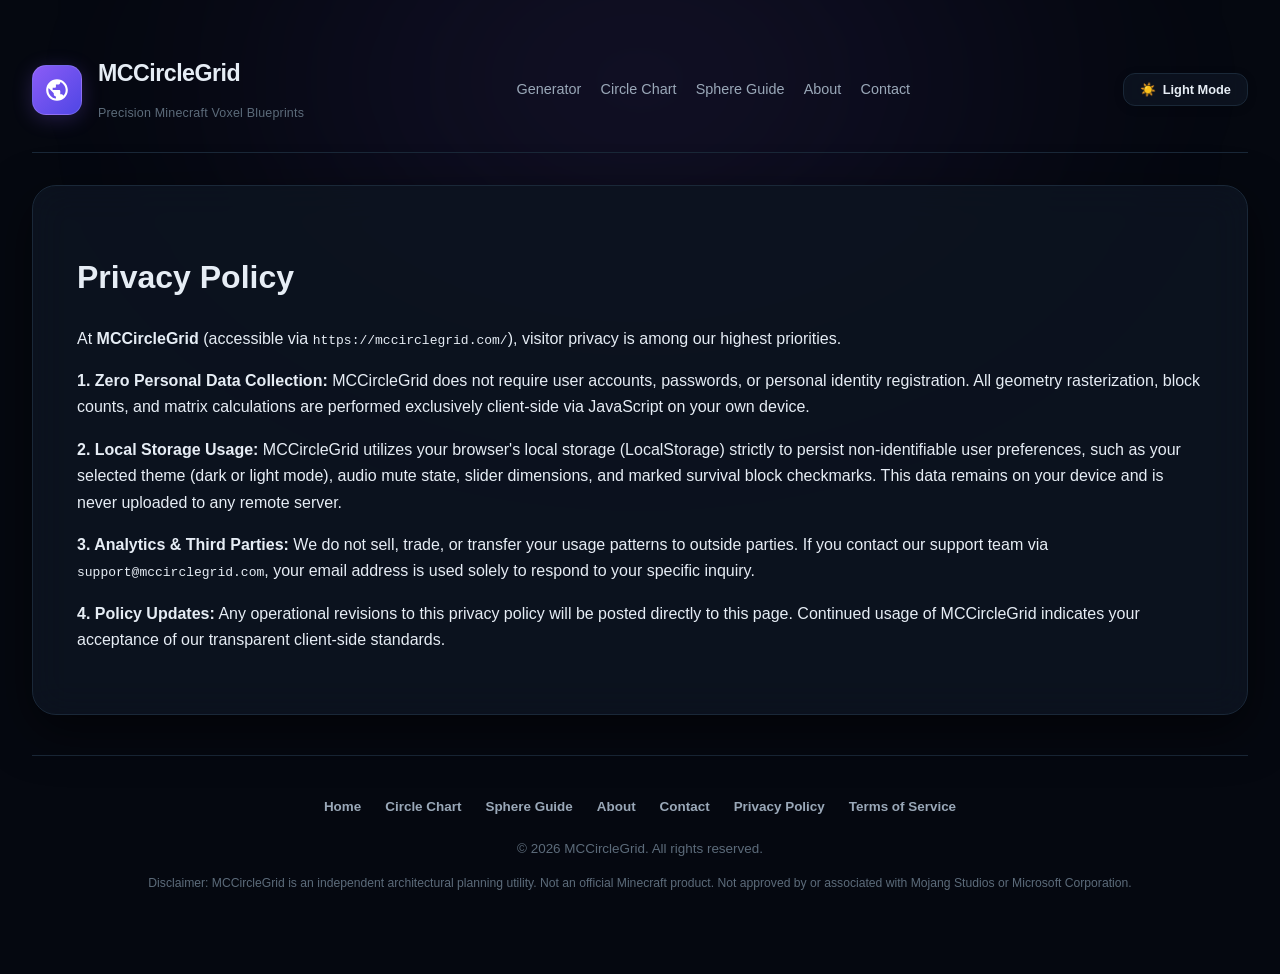
<file: privacy-policy/index.html>
<!-- privacy-policy/index.html -->
<!DOCTYPE html>
<html lang="en" data-theme="dark">
<head>
    <meta charset="UTF-8" />
    <meta name="viewport" content="width=device-width, initial-scale=1.0" />
    <title>Privacy Policy | MCCircleGrid</title>
    <meta name="description" content="Read the MCCircleGrid privacy policy. Learn how we handle data client-side, LocalStorage usage, and your privacy while using our free Minecraft geometry generator." />
    <link rel="canonical" href="https://mccirclegrid.com/privacy-policy/" />
    <meta property="og:title" content="Privacy Policy | MCCircleGrid" />
    <meta property="og:description" content="Learn how MCCircleGrid handles data, LocalStorage, and your privacy." />
    <meta property="og:url" content="https://mccirclegrid.com/privacy-policy/" />
    <link rel="stylesheet" href="/assets/css/styles.css">
</head>
<body>
    <div class="ambient-glow"></div>
    <div class="container">
        <header>
            <a href="/" class="brand-group" aria-label="MCCircleGrid Home">
                <div class="brand-icon"><svg viewBox="0 0 24 24"><path d="M12 2C6.48 2 2 6.48 2 12s4.48 10 10 10 10-4.48 10-10S17.52 2 12 2zm-1 17.93c-3.95-.49-7-3.85-7-7.93 0-.62.08-1.21.21-1.79L9 15v1c0 1.1.9 2 2 2v1.93zm6.9-2.54c-.26-.81-1-1.39-1.9-1.39h-1v-3c0-.55-.45-1-1-1H8v-2h2c.55 0 1-.45 1-1V7h2c1.1 0 2-.9 2-2v-.41c2.93 1.19 5 4.06 5 7.41 0 2.08-.8 3.97-2.1 5.39z"/></svg></div>
                <div class="brand-text"><h1>MCCircleGrid</h1><p>Precision Minecraft Voxel Blueprints</p></div>
            </a>
            <nav class="site-nav">
                <a href="/">Generator</a>
                <a href="/circle-chart/">Circle Chart</a>
                <a href="/sphere-guide/">Sphere Guide</a>
                <a href="/about/">About</a>
                <a href="/contact/">Contact</a>
            </nav>
            <button class="theme-toggle-btn" id="themeToggleBtn"><span id="themeIcon">☀️</span> Light Mode</button>
        </header>

        <main class="page-section">
            <h1>Privacy Policy</h1>
            <p>At <strong>MCCircleGrid</strong> (accessible via <code>https://mccirclegrid.com/</code>), visitor privacy is among our highest priorities.</p>
            <p><strong>1. Zero Personal Data Collection:</strong> MCCircleGrid does not require user accounts, passwords, or personal identity registration. All geometry rasterization, block counts, and matrix calculations are performed exclusively client-side via JavaScript on your own device.</p>
            <p><strong>2. Local Storage Usage:</strong> MCCircleGrid utilizes your browser's local storage (LocalStorage) strictly to persist non-identifiable user preferences, such as your selected theme (dark or light mode), audio mute state, slider dimensions, and marked survival block checkmarks. This data remains on your device and is never uploaded to any remote server.</p>
            <p><strong>3. Analytics &amp; Third Parties:</strong> We do not sell, trade, or transfer your usage patterns to outside parties. If you contact our support team via <code>support@mccirclegrid.com</code>, your email address is used solely to respond to your specific inquiry.</p>
            <p><strong>4. Policy Updates:</strong> Any operational revisions to this privacy policy will be posted directly to this page. Continued usage of MCCircleGrid indicates your acceptance of our transparent client-side standards.</p>
        </main>

        <footer>
            <nav class="footer-nav">
                <a href="/">Home</a>
                <a href="/circle-chart/">Circle Chart</a>
                <a href="/sphere-guide/">Sphere Guide</a>
                <a href="/about/">About</a>
                <a href="/contact/">Contact</a>
                <a href="/privacy-policy/">Privacy Policy</a>
                <a href="/terms-of-service/">Terms of Service</a>
            </nav>
            <p>&copy; 2026 MCCircleGrid. All rights reserved.</p>
            <p style="margin-top:.45rem;font-size:.76rem;color:var(--text-muted);">Disclaimer: MCCircleGrid is an independent architectural planning utility. Not an official Minecraft product. Not approved by or associated with Mojang Studios or Microsoft Corporation.</p>
        </footer>
    </div>
    <script src="/assets/js/shared.js"></script>
</body>
</html>
</file>
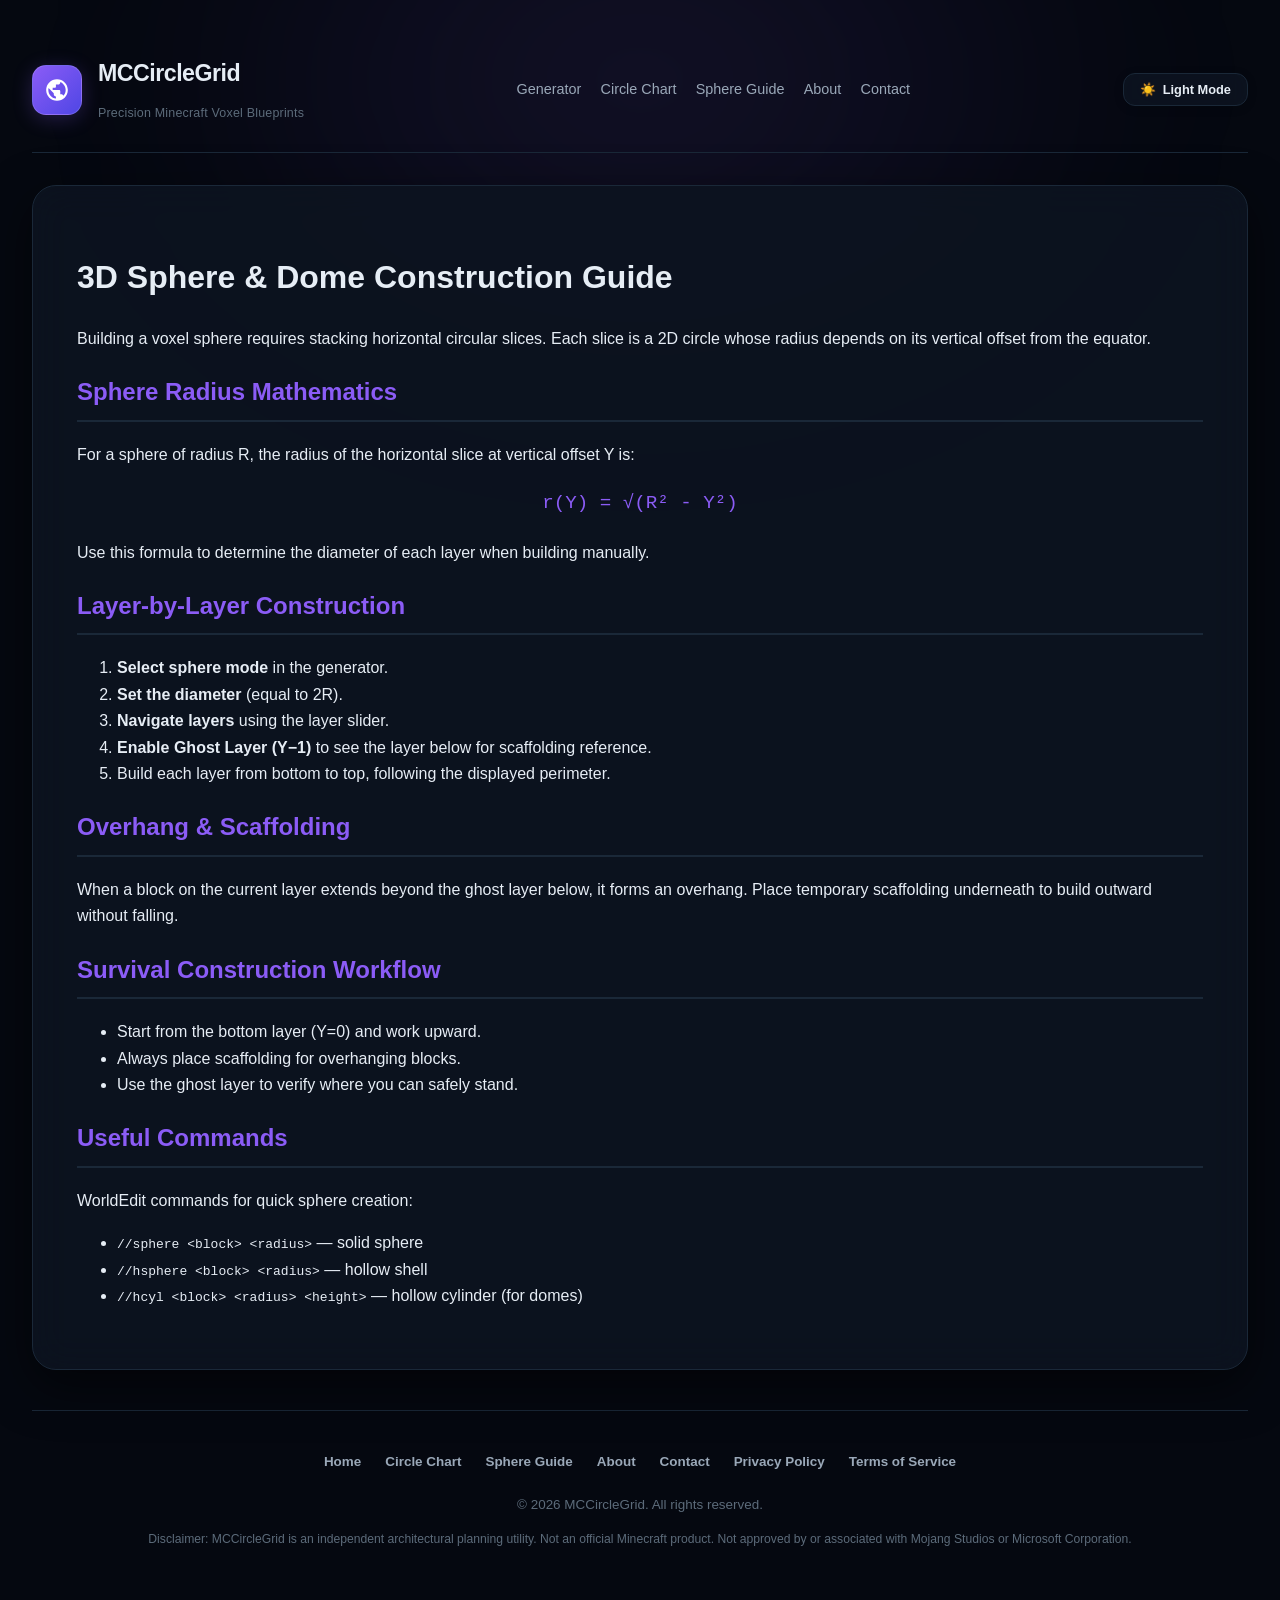
<file: sphere-guide/index.html>
<!-- sphere-guide/index.html -->
<!DOCTYPE html>
<html lang="en" data-theme="dark">
<head>
<!-- Google tag (gtag.js) -->
<script async src="https://www.googletagmanager.com/gtag/js?id=G-0HENKGXQMJ"></script>
<script>
  window.dataLayer = window.dataLayer || [];
  function gtag(){dataLayer.push(arguments);}
  gtag('js', new Date());

  gtag('config', 'G-0HENKGXQMJ');
</script>
    
    <meta charset="UTF-8" />
    <meta name="viewport" content="width=device-width, initial-scale=1.0" />
    <title>3D Sphere & Dome Construction Guide | MCCircleGrid</title>
    <meta name="description" content="Learn how to build perfect spheres and domes in Minecraft. Layer-by-layer slicing mathematics, ghost layer scaffolding, and survival construction workflow." />
    <link rel="canonical" href="https://mccirclegrid.com/sphere-guide/" />
    <meta property="og:title" content="3D Sphere & Dome Construction Guide | MCCircleGrid" />
    <meta property="og:description" content="Learn how to build perfect spheres and domes in Minecraft. Layer-by-layer slicing mathematics, ghost layer scaffolding, and survival construction workflow." />
    <meta property="og:url" content="https://mccirclegrid.com/sphere-guide/" />
    <link rel="stylesheet" href="/assets/css/styles.css">
</head>
<body>
    <div class="ambient-glow"></div>
    <div class="container">
        <header>
            <a href="/" class="brand-group" aria-label="MCCircleGrid Home">
                <div class="brand-icon"><svg viewBox="0 0 24 24"><path d="M12 2C6.48 2 2 6.48 2 12s4.48 10 10 10 10-4.48 10-10S17.52 2 12 2zm-1 17.93c-3.95-.49-7-3.85-7-7.93 0-.62.08-1.21.21-1.79L9 15v1c0 1.1.9 2 2 2v1.93zm6.9-2.54c-.26-.81-1-1.39-1.9-1.39h-1v-3c0-.55-.45-1-1-1H8v-2h2c.55 0 1-.45 1-1V7h2c1.1 0 2-.9 2-2v-.41c2.93 1.19 5 4.06 5 7.41 0 2.08-.8 3.97-2.1 5.39z"/></svg></div>
                <div class="brand-text"><h1>MCCircleGrid</h1><p>Precision Minecraft Voxel Blueprints</p></div>
            </a>
            <nav class="site-nav">
                <a href="/">Generator</a>
                <a href="/circle-chart/">Circle Chart</a>
                <a href="/sphere-guide/">Sphere Guide</a>
                <a href="/about/">About</a>
                <a href="/contact/">Contact</a>
            </nav>
            <button class="theme-toggle-btn" id="themeToggleBtn"><span id="themeIcon">☀️</span> Light Mode</button>
        </header>

        <main class="page-section">
            <h1>3D Sphere & Dome Construction Guide</h1>
            <p>Building a voxel sphere requires stacking horizontal circular slices. Each slice is a 2D circle whose radius depends on its vertical offset from the equator.</p>

            <h2>Sphere Radius Mathematics</h2>
            <p>For a sphere of radius R, the radius of the horizontal slice at vertical offset Y is:</p>
            <p style="text-align:center;font-family:var(--font-mono);font-size:1.2rem;color:var(--accent);margin:1.25rem 0;">r(Y) = √(R² - Y²)</p>
            <p>Use this formula to determine the diameter of each layer when building manually.</p>

            <h2>Layer-by-Layer Construction</h2>
            <ol>
                <li><strong>Select sphere mode</strong> in the generator.</li>
                <li><strong>Set the diameter</strong> (equal to 2R).</li>
                <li><strong>Navigate layers</strong> using the layer slider.</li>
                <li><strong>Enable Ghost Layer (Y−1)</strong> to see the layer below for scaffolding reference.</li>
                <li>Build each layer from bottom to top, following the displayed perimeter.</li>
            </ol>

            <h2>Overhang & Scaffolding</h2>
            <p>When a block on the current layer extends beyond the ghost layer below, it forms an overhang. Place temporary scaffolding underneath to build outward without falling.</p>

            <h2>Survival Construction Workflow</h2>
            <ul>
                <li>Start from the bottom layer (Y=0) and work upward.</li>
                <li>Always place scaffolding for overhanging blocks.</li>
                <li>Use the ghost layer to verify where you can safely stand.</li>
            </ul>

            <h2>Useful Commands</h2>
            <p>WorldEdit commands for quick sphere creation:</p>
            <ul>
                <li><code>//sphere &lt;block&gt; &lt;radius&gt;</code> — solid sphere</li>
                <li><code>//hsphere &lt;block&gt; &lt;radius&gt;</code> — hollow shell</li>
                <li><code>//hcyl &lt;block&gt; &lt;radius&gt; &lt;height&gt;</code> — hollow cylinder (for domes)</li>
            </ul>
        </main>

        <footer>
            <nav class="footer-nav">
                <a href="/">Home</a>
                <a href="/circle-chart/">Circle Chart</a>
                <a href="/sphere-guide/">Sphere Guide</a>
                <a href="/about/">About</a>
                <a href="/contact/">Contact</a>
                <a href="/privacy-policy/">Privacy Policy</a>
                <a href="/terms-of-service/">Terms of Service</a>
            </nav>
            <p>&copy; 2026 MCCircleGrid. All rights reserved.</p>
            <p style="margin-top:.45rem;font-size:.76rem;color:var(--text-muted);">Disclaimer: MCCircleGrid is an independent architectural planning utility. Not an official Minecraft product. Not approved by or associated with Mojang Studios or Microsoft Corporation.</p>
        </footer>
    </div>
    <script src="/assets/js/shared.js"></script>
</body>
</html>
</file>
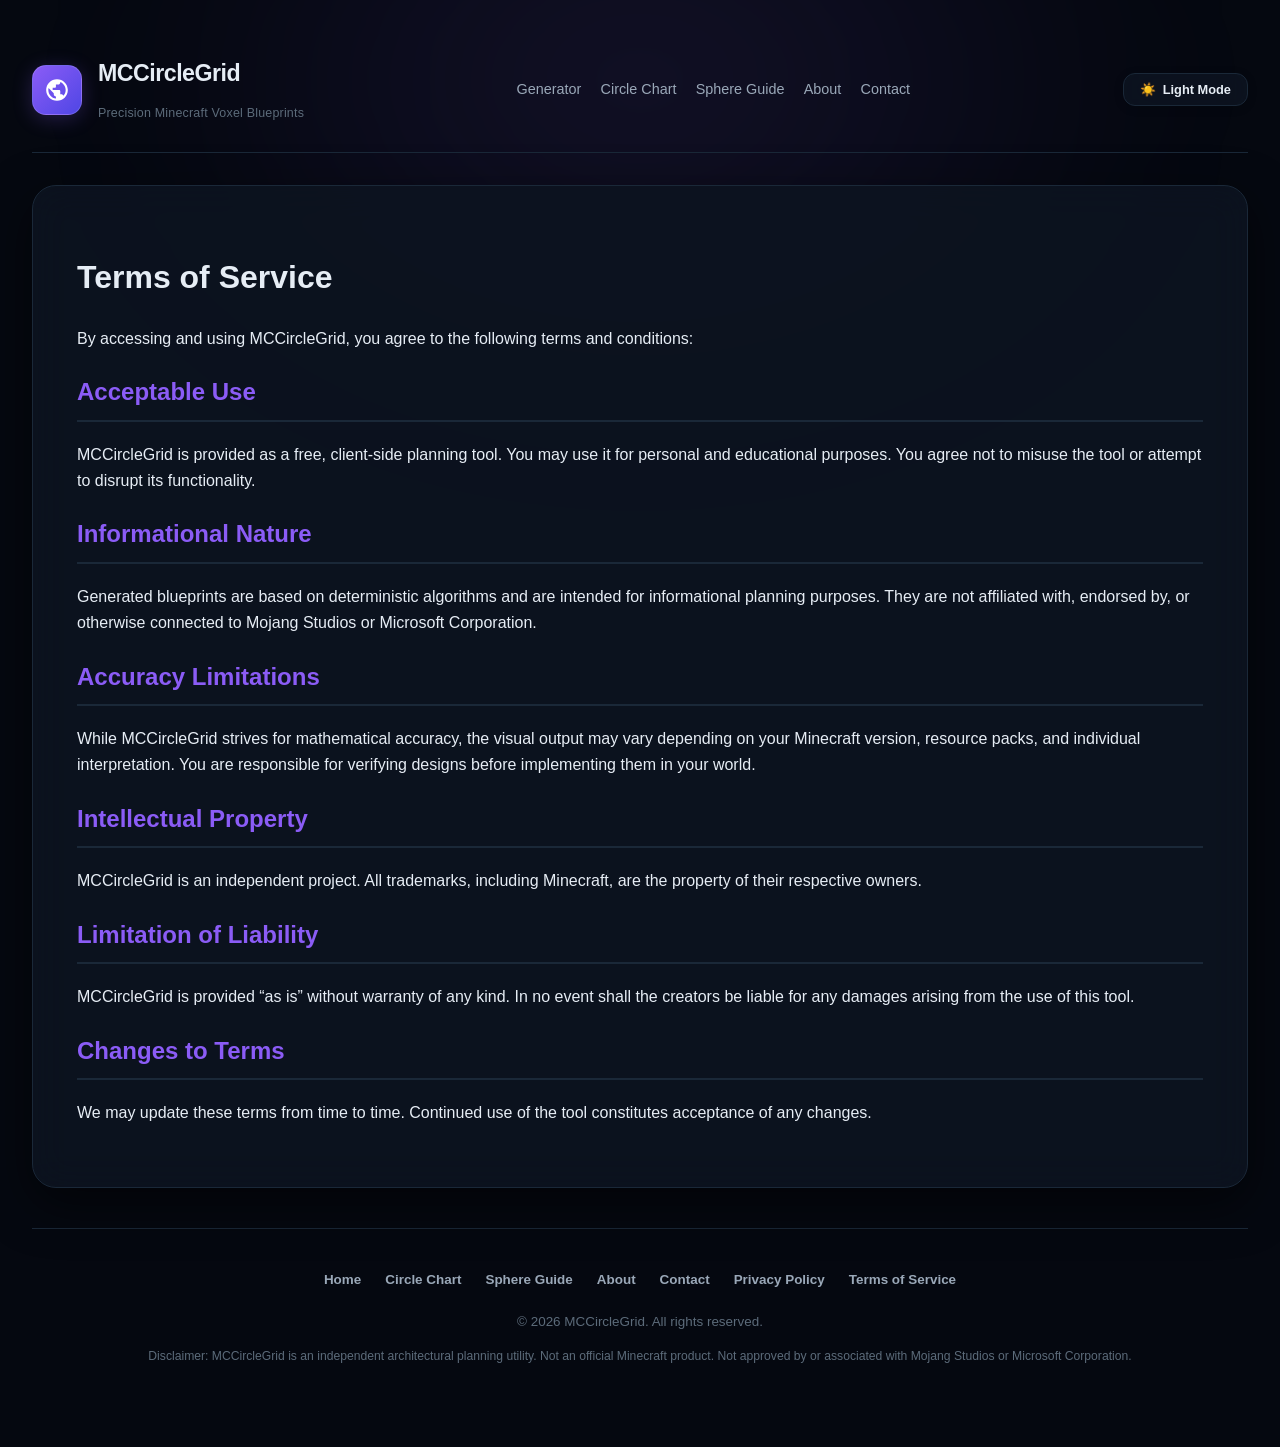
<file: terms-of-service/index.html>
<!-- terms-of-service/index.html -->
<!DOCTYPE html>
<html lang="en" data-theme="dark">
<head>

    <!-- Google tag (gtag.js) -->
<script async src="https://www.googletagmanager.com/gtag/js?id=G-0HENKGXQMJ"></script>
<script>
  window.dataLayer = window.dataLayer || [];
  function gtag(){dataLayer.push(arguments);}
  gtag('js', new Date());

  gtag('config', 'G-0HENKGXQMJ');
</script>
    
    <meta charset="UTF-8" />
    <meta name="viewport" content="width=device-width, initial-scale=1.0" />
    <title>Terms of Service | MCCircleGrid</title>
    <meta name="description" content="Read the Terms of Service for MCCircleGrid. Understand acceptable use, limitations of generated blueprints, and the independent nature of this Minecraft planning tool." />
    <link rel="canonical" href="https://mccirclegrid.com/terms-of-service/" />
    <meta property="og:title" content="Terms of Service | MCCircleGrid" />
    <meta property="og:description" content="Understand the terms of service for MCCircleGrid." />
    <meta property="og:url" content="https://mccirclegrid.com/terms-of-service/" />
    <link rel="stylesheet" href="/assets/css/styles.css">
</head>
<body>
    <div class="ambient-glow"></div>
    <div class="container">
        <header>
            <a href="/" class="brand-group" aria-label="MCCircleGrid Home">
                <div class="brand-icon"><svg viewBox="0 0 24 24"><path d="M12 2C6.48 2 2 6.48 2 12s4.48 10 10 10 10-4.48 10-10S17.52 2 12 2zm-1 17.93c-3.95-.49-7-3.85-7-7.93 0-.62.08-1.21.21-1.79L9 15v1c0 1.1.9 2 2 2v1.93zm6.9-2.54c-.26-.81-1-1.39-1.9-1.39h-1v-3c0-.55-.45-1-1-1H8v-2h2c.55 0 1-.45 1-1V7h2c1.1 0 2-.9 2-2v-.41c2.93 1.19 5 4.06 5 7.41 0 2.08-.8 3.97-2.1 5.39z"/></svg></div>
                <div class="brand-text"><h1>MCCircleGrid</h1><p>Precision Minecraft Voxel Blueprints</p></div>
            </a>
            <nav class="site-nav">
                <a href="/">Generator</a>
                <a href="/circle-chart/">Circle Chart</a>
                <a href="/sphere-guide/">Sphere Guide</a>
                <a href="/about/">About</a>
                <a href="/contact/">Contact</a>
            </nav>
            <button class="theme-toggle-btn" id="themeToggleBtn"><span id="themeIcon">☀️</span> Light Mode</button>
        </header>

        <main class="page-section">
            <h1>Terms of Service</h1>
            <p>By accessing and using MCCircleGrid, you agree to the following terms and conditions:</p>
            <h2>Acceptable Use</h2>
            <p>MCCircleGrid is provided as a free, client-side planning tool. You may use it for personal and educational purposes. You agree not to misuse the tool or attempt to disrupt its functionality.</p>
            <h2>Informational Nature</h2>
            <p>Generated blueprints are based on deterministic algorithms and are intended for informational planning purposes. They are not affiliated with, endorsed by, or otherwise connected to Mojang Studios or Microsoft Corporation.</p>
            <h2>Accuracy Limitations</h2>
            <p>While MCCircleGrid strives for mathematical accuracy, the visual output may vary depending on your Minecraft version, resource packs, and individual interpretation. You are responsible for verifying designs before implementing them in your world.</p>
            <h2>Intellectual Property</h2>
            <p>MCCircleGrid is an independent project. All trademarks, including Minecraft, are the property of their respective owners.</p>
            <h2>Limitation of Liability</h2>
            <p>MCCircleGrid is provided “as is” without warranty of any kind. In no event shall the creators be liable for any damages arising from the use of this tool.</p>
            <h2>Changes to Terms</h2>
            <p>We may update these terms from time to time. Continued use of the tool constitutes acceptance of any changes.</p>
        </main>

        <footer>
            <nav class="footer-nav">
                <a href="/">Home</a>
                <a href="/circle-chart/">Circle Chart</a>
                <a href="/sphere-guide/">Sphere Guide</a>
                <a href="/about/">About</a>
                <a href="/contact/">Contact</a>
                <a href="/privacy-policy/">Privacy Policy</a>
                <a href="/terms-of-service/">Terms of Service</a>
            </nav>
            <p>&copy; 2026 MCCircleGrid. All rights reserved.</p>
            <p style="margin-top:.45rem;font-size:.76rem;color:var(--text-muted);">Disclaimer: MCCircleGrid is an independent architectural planning utility. Not an official Minecraft product. Not approved by or associated with Mojang Studios or Microsoft Corporation.</p>
        </footer>
    </div>
    <script src="/assets/js/shared.js"></script>
</body>
</html>
</file>
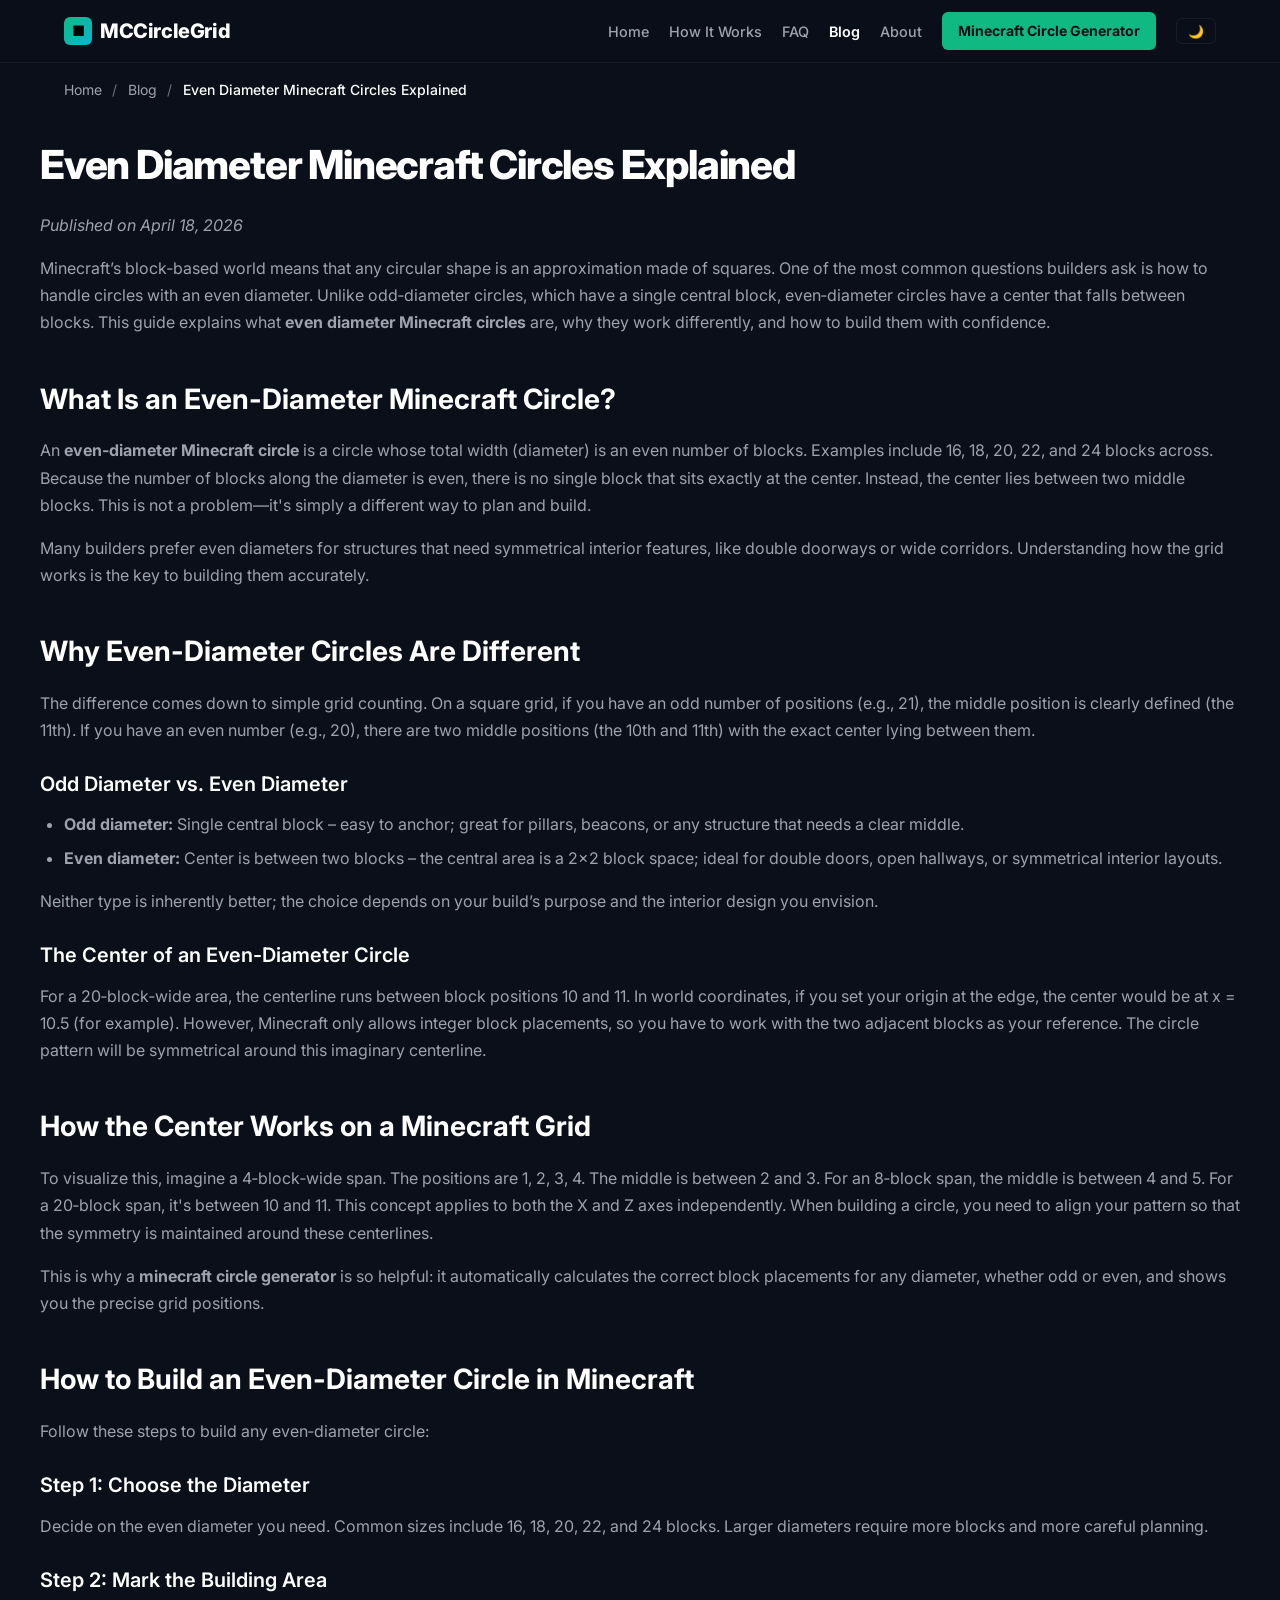
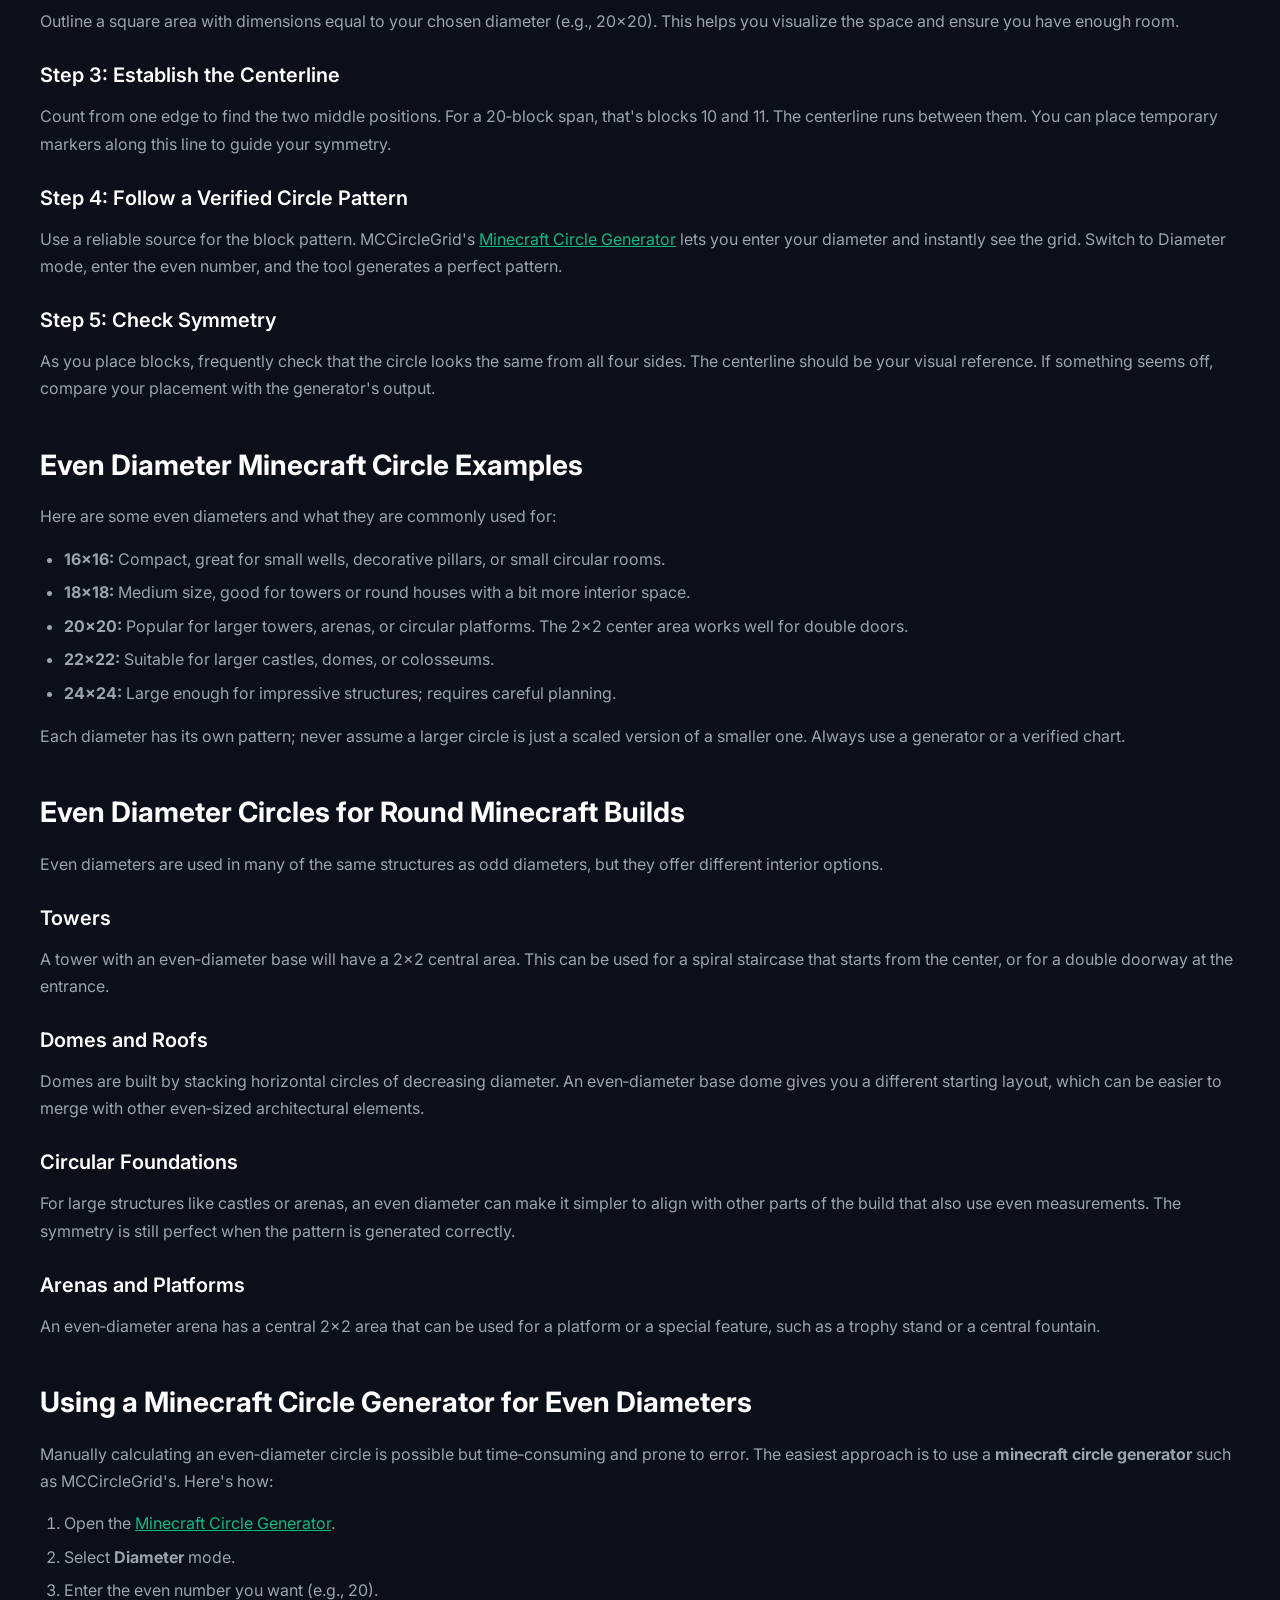
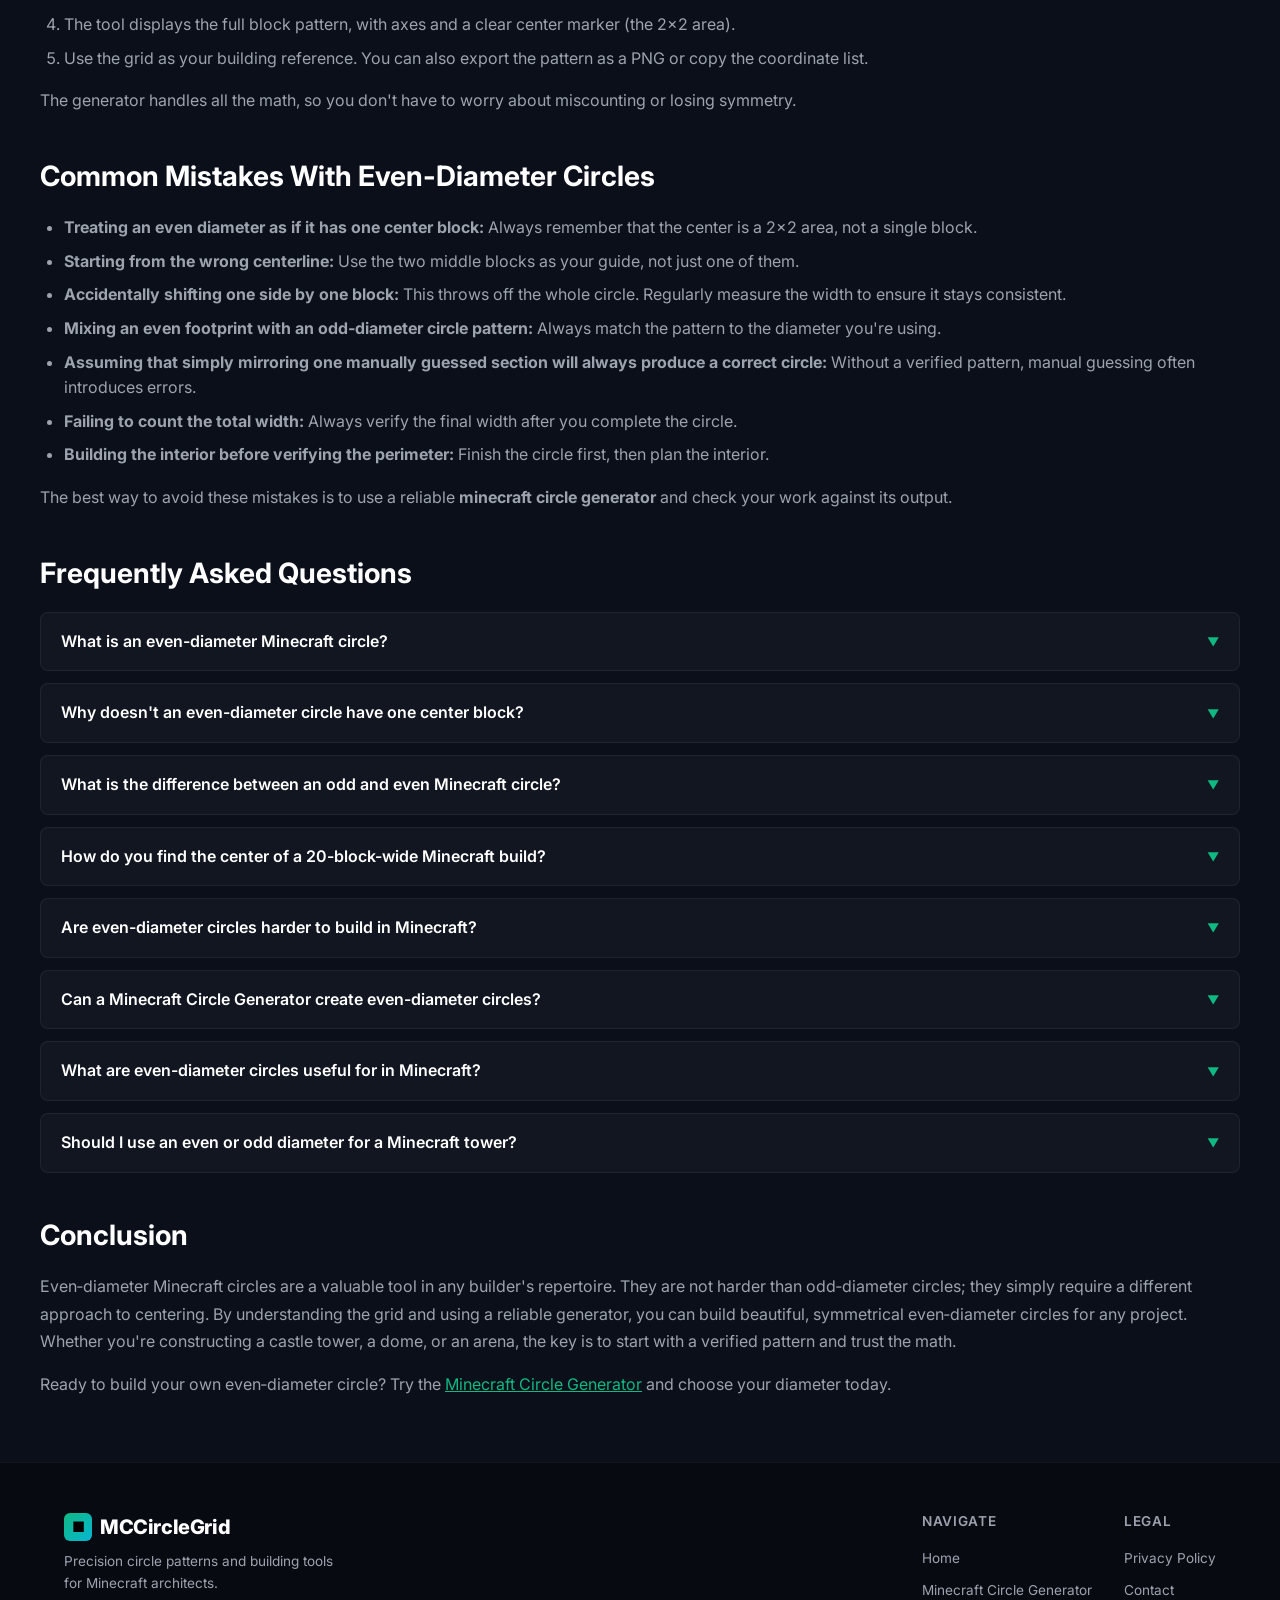
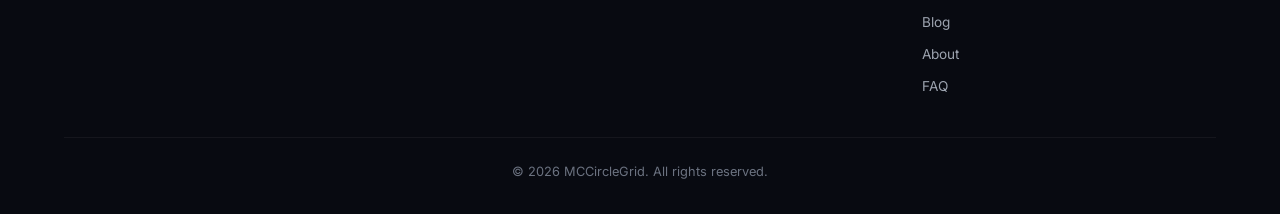
<file: blog/Even Diameter Minecraft Circles Explained/index.html>
<!DOCTYPE html>
<html lang="en">
<head>
    <meta charset="UTF-8">
    <meta name="viewport" content="width=device-width, initial-scale=1.0">
    <title>Even Diameter Minecraft Circles Explained | MCCircleGrid</title>
    <meta name="description" content="Understand even‑diameter Minecraft circles: what they are, why they differ from odd diameters, and how to build them. Learn about center placement, grid patterns, and practical examples.">

    <!-- Canonical -->
    <link rel="canonical" href="https://mccirclegrid.com/blog/even-diameter-minecraft-circles/">

    <!-- Open Graph -->
    <meta property="og:title" content="Even Diameter Minecraft Circles Explained | MCCircleGrid">
    <meta property="og:description" content="Understand even‑diameter Minecraft circles: what they are, why they differ from odd diameters, and how to build them. Learn about center placement, grid patterns, and practical examples.">
    <meta property="og:url" content="https://mccirclegrid.com/blog/even-diameter-minecraft-circles/">
    <meta property="og:type" content="article">

    <!-- Twitter Card -->
    <meta name="twitter:card" content="summary">
    <meta name="twitter:title" content="Even Diameter Minecraft Circles Explained | MCCircleGrid">
    <meta name="twitter:description" content="Understand even‑diameter Minecraft circles: what they are, why they differ from odd diameters, and how to build them. Learn about center placement, grid patterns, and practical examples.">

    <!-- Google Fonts -->
    <link rel="preconnect" href="https://fonts.googleapis.com">
    <link rel="preconnect" href="https://fonts.gstatic.com" crossorigin>
    <link href="https://fonts.googleapis.com/css2?family=Inter:opsz,wght@14..32,400;14..32,500;14..32,600;14..32,700;14..32,800&family=JetBrains+Mono:wght@400;600&display=swap" rel="stylesheet">

    <!-- Theme flash prevention -->
    <script>
        (function() {
            try {
                window.__mcTheme = localStorage.getItem('mcCircleTheme') || 'dark';
            } catch (e) {
                window.__mcTheme = 'dark';
            }
        })();
    </script>

    <style>
        /* ========== CSS Variables for Theme ========== */
        :root {
            --bg-body: #0b0f19;
            --bg-header: rgba(11, 15, 25, 0.85);
            --bg-card: rgba(255, 255, 255, 0.03);
            --bg-card-hover: rgba(255, 255, 255, 0.06);
            --border-color: rgba(255, 255, 255, 0.06);
            --border-hover: rgba(16, 185, 129, 0.3);
            --text-primary: #ffffff;
            --text-secondary: #e5e7eb;
            --text-muted: #9ca3af;
            --text-dim: #6b7280;
            --accent: #10b981;
            --accent-hover: #34d399;
            --cta-bg: #10b981;
            --cta-text: #0b0f19;
            --footer-bg: rgba(0, 0, 0, 0.3);
            --footer-border: rgba(255, 255, 255, 0.05);
            --link-color: #10b981;
            --link-hover: #34d399;
        }

        /* Light theme overrides */
        body.light-theme {
            --bg-body: #f8fafc;
            --bg-header: rgba(255, 255, 255, 0.9);
            --bg-card: #ffffff;
            --bg-card-hover: #f1f5f9;
            --border-color: #e2e8f0;
            --border-hover: #10b981;
            --text-primary: #0f172a;
            --text-secondary: #1e293b;
            --text-muted: #475569;
            --text-dim: #94a3b8;
            --accent: #10b981;
            --accent-hover: #059669;
            --cta-bg: #10b981;
            --cta-text: #ffffff;
            --footer-bg: #ffffff;
            --footer-border: #e2e8f0;
            --link-color: #10b981;
            --link-hover: #059669;
        }

        /* Reset & Base */
        *,
        *::before,
        *::after {
            box-sizing: border-box;
            margin: 0;
            padding: 0;
        }

        body {
            font-family: 'Inter', -apple-system, BlinkMacSystemFont, "Segoe UI", Roboto, Helvetica, Arial, sans-serif;
            background-color: var(--bg-body);
            color: var(--text-secondary);
            line-height: 1.6;
            overflow-x: hidden;
            transition: background-color 0.2s, color 0.2s;
        }

        a {
            color: var(--link-color);
            text-decoration: none;
            transition: color 0.2s;
        }

        a:hover {
            color: var(--link-hover);
        }

        /* Container */
        .container {
            max-width: 1200px;
            margin: 0 auto;
            padding: 0 1.5rem;
        }

        /* Header */
        .header {
            background-color: var(--bg-header);
            backdrop-filter: blur(8px);
            border-bottom: 1px solid var(--border-color);
            position: sticky;
            top: 0;
            z-index: 100;
            transition: background-color 0.2s, border-color 0.2s;
        }

        .header-inner {
            display: flex;
            align-items: center;
            justify-content: space-between;
            padding: 0.75rem 0;
            flex-wrap: wrap;
            gap: 0.5rem;
        }

        .logo {
            font-size: 1.25rem;
            font-weight: 800;
            letter-spacing: -0.02em;
            color: var(--text-primary);
            display: flex;
            align-items: center;
            gap: 0.5rem;
        }

        .logo-icon {
            display: inline-block;
            width: 28px;
            height: 28px;
            background: linear-gradient(135deg, #10b981, #06b6d4);
            border-radius: 6px;
            text-align: center;
            line-height: 28px;
            font-size: 0.9rem;
            color: #000;
            font-weight: 800;
        }

        .nav {
            display: flex;
            align-items: center;
            gap: 1.25rem;
            flex-wrap: wrap;
        }

        .nav a {
            color: var(--text-muted);
            font-weight: 500;
            font-size: 0.9rem;
            transition: color 0.2s;
        }

        .nav a:hover {
            color: var(--text-primary);
        }

        .nav a.active {
            color: var(--text-primary);
            font-weight: 600;
        }

        .nav .cta-link {
            background-color: var(--cta-bg);
            color: var(--cta-text);
            padding: 0.5rem 1rem;
            border-radius: 6px;
            font-weight: 700;
            font-size: 0.875rem;
            transition: background-color 0.2s;
        }

        .nav .cta-link:hover {
            background-color: var(--accent-hover);
            color: var(--cta-text);
        }

        .theme-toggle-btn {
            background: none;
            border: 1px solid var(--border-color);
            color: var(--text-muted);
            padding: 0.3rem 0.7rem;
            border-radius: 6px;
            font-size: 0.8rem;
            cursor: pointer;
            transition: all 0.2s;
            font-weight: 600;
        }

        .theme-toggle-btn:hover {
            border-color: var(--accent);
            color: var(--text-primary);
        }

        .nav-toggle {
            display: none;
            background: none;
            border: none;
            color: var(--text-primary);
            font-size: 1.5rem;
            cursor: pointer;
            padding: 0.25rem;
        }

        @media (max-width: 768px) {
            .nav-toggle {
                display: block;
            }

            .nav {
                display: none;
                width: 100%;
                flex-direction: column;
                gap: 0.75rem;
                padding: 1rem 0;
                border-top: 1px solid var(--border-color);
            }

            .nav.open {
                display: flex;
            }

            .nav a {
                width: 100%;
                text-align: center;
                padding: 0.25rem 0;
            }

            .nav .cta-link {
                width: auto;
                text-align: center;
                padding: 0.5rem 1rem;
            }
        }

        /* Breadcrumb */
        .breadcrumb {
            padding: 1rem 0 0.5rem;
            font-size: 0.875rem;
            color: var(--text-muted);
        }

        .breadcrumb a {
            color: var(--text-muted);
        }

        .breadcrumb a:hover {
            color: var(--text-primary);
        }

        .breadcrumb .separator {
            margin: 0 0.4rem;
            color: var(--text-dim);
        }

        .breadcrumb .current {
            color: var(--text-primary);
            font-weight: 500;
        }

        /* Article */
        .article {
            padding: 2rem 0 3rem;
        }

        .article h1 {
            font-size: 2.5rem;
            font-weight: 800;
            letter-spacing: -0.03em;
            line-height: 1.15;
            margin-bottom: 1.5rem;
            color: var(--text-primary);
        }

        .article h2 {
            font-size: 1.75rem;
            font-weight: 700;
            margin-top: 2.5rem;
            margin-bottom: 1rem;
            color: var(--text-primary);
        }

        .article h3 {
            font-size: 1.25rem;
            font-weight: 600;
            margin-top: 1.5rem;
            margin-bottom: 0.75rem;
            color: var(--text-primary);
        }

        .article p {
            color: var(--text-muted);
            margin-bottom: 1rem;
            line-height: 1.7;
        }

        .article ul,
        .article ol {
            color: var(--text-muted);
            margin-left: 1.5rem;
            margin-bottom: 1rem;
        }

        .article li {
            margin-bottom: 0.5rem;
        }

        .article a {
            color: var(--accent);
            text-decoration: underline;
        }

        .article .faq-item {
            background-color: var(--bg-card);
            border: 1px solid var(--border-color);
            border-radius: 8px;
            margin-bottom: 0.75rem;
        }

        .article .faq-item details {
            padding: 1rem 1.25rem;
        }

        .article .faq-item summary {
            cursor: pointer;
            list-style: none;
            font-weight: 600;
            color: var(--text-primary);
            display: flex;
            justify-content: space-between;
            align-items: center;
            user-select: none;
        }

        .article .faq-item summary::-webkit-details-marker {
            display: none;
        }

        .article .faq-item summary::after {
            content: "▼";
            font-size: 0.75rem;
            color: var(--accent);
            transition: transform 0.2s;
        }

        .article .faq-item details[open] summary::after {
            transform: rotate(180deg);
        }

        .article .faq-item .faq-answer {
            color: var(--text-muted);
            margin-top: 0.75rem;
            padding-top: 0.75rem;
            border-top: 1px solid var(--border-color);
            font-size: 0.9rem;
            line-height: 1.5;
        }

        @media (max-width: 640px) {
            .article h1 {
                font-size: 2rem;
            }
            .article h2 {
                font-size: 1.5rem;
            }
        }

        /* Footer */
        .footer {
            background-color: var(--footer-bg);
            border-top: 1px solid var(--footer-border);
            padding: 3rem 0 2rem;
        }

        .footer-inner {
            display: flex;
            flex-wrap: wrap;
            justify-content: space-between;
            gap: 2rem;
        }

        .footer-brand {
            max-width: 280px;
        }

        .footer-brand .logo {
            margin-bottom: 0.5rem;
        }

        .footer-brand p {
            color: var(--text-muted);
            font-size: 0.85rem;
        }

        .footer-links {
            display: flex;
            flex-wrap: wrap;
            gap: 2rem;
        }

        .footer-links-column h4 {
            font-size: 0.85rem;
            font-weight: 600;
            color: var(--text-muted);
            margin-bottom: 0.75rem;
            text-transform: uppercase;
            letter-spacing: 0.05em;
        }

        .footer-links-column ul {
            list-style: none;
        }

        .footer-links-column ul li {
            margin-bottom: 0.4rem;
        }

        .footer-links-column ul li a {
            color: var(--text-muted);
            font-size: 0.85rem;
        }

        .footer-links-column ul li a:hover {
            color: var(--text-primary);
        }

        .footer-bottom {
            margin-top: 2rem;
            padding-top: 1.5rem;
            border-top: 1px solid var(--footer-border);
            text-align: center;
            color: var(--text-dim);
            font-size: 0.8rem;
        }

        /* Accessibility */
        :focus-visible {
            outline: 2px solid var(--accent);
            outline-offset: 2px;
        }

        .skip-link {
            position: absolute;
            top: -999px;
            left: 50%;
            transform: translateX(-50%);
            background: var(--accent);
            color: #0b0f19;
            padding: 0.5rem 1rem;
            border-radius: 0 0 6px 6px;
            z-index: 999;
        }

        .skip-link:focus {
            top: 0;
        }

        /* Responsive tweaks */
        @media (max-width: 640px) {
            .footer-inner {
                flex-direction: column;
                gap: 1.5rem;
            }
            .footer-links {
                flex-direction: column;
                gap: 1rem;
            }
        }
    </style>

    <!-- JSON-LD Structured Data -->
    <script type="application/ld+json">
        {
            "@context": "https://schema.org",
            "@graph": [
                {
                    "@type": "WebSite",
                    "@id": "https://mccirclegrid.com/#website",
                    "url": "https://mccirclegrid.com/",
                    "name": "MCCircleGrid",
                    "description": "MCCircleGrid helps Minecraft builders create precise circle patterns, coordinates, and blueprints for round builds, towers, domes, and more.",
                    "inLanguage": "en-US"
                },
                {
                    "@type": "Organization",
                    "@id": "https://mccirclegrid.com/#organization",
                    "name": "MCCircleGrid",
                    "url": "https://mccirclegrid.com/"
                },
                {
                    "@type": "BreadcrumbList",
                    "@id": "https://mccirclegrid.com/blog/even-diameter-minecraft-circles/#breadcrumb",
                    "itemListElement": [
                        {
                            "@type": "ListItem",
                            "position": 1,
                            "name": "Home",
                            "item": "https://mccirclegrid.com/"
                        },
                        {
                            "@type": "ListItem",
                            "position": 2,
                            "name": "Blog",
                            "item": "https://mccirclegrid.com/blog/"
                        },
                        {
                            "@type": "ListItem",
                            "position": 3,
                            "name": "Even Diameter Minecraft Circles Explained",
                            "item": "https://mccirclegrid.com/blog/even-diameter-minecraft-circles/"
                        }
                    ]
                },
                {
                    "@type": "Article",
                    "@id": "https://mccirclegrid.com/blog/even-diameter-minecraft-circles/#article",
                    "headline": "Even Diameter Minecraft Circles Explained",
                    "description": "Understand even‑diameter Minecraft circles: what they are, why they differ from odd diameters, and how to build them. Learn about center placement, grid patterns, and practical examples.",
                    "author": {
                        "@type": "Organization",
                        "name": "MCCircleGrid"
                    },
                    "publisher": {
                        "@type": "Organization",
                        "name": "MCCircleGrid"
                    },
                    "mainEntityOfPage": {
                        "@type": "WebPage",
                        "@id": "https://mccirclegrid.com/blog/even-diameter-minecraft-circles/"
                    },
                    "datePublished": "2026-04-18",
                    "dateModified": "2026-04-18"
                },
                {
                    "@type": "FAQPage",
                    "@id": "https://mccirclegrid.com/blog/even-diameter-minecraft-circles/#faq",
                    "mainEntity": [
                        {
                            "@type": "Question",
                            "name": "What is an even-diameter Minecraft circle?",
                            "acceptedAnswer": {
                                "@type": "Answer",
                                "text": "An even-diameter Minecraft circle is a circle whose diameter (total width across) is an even number of blocks, such as 16, 18, 20, or 22. Because the span is even, the center falls between two blocks rather than on a single block."
                            }
                        },
                        {
                            "@type": "Question",
                            "name": "Why doesn't an even-diameter circle have one center block?",
                            "acceptedAnswer": {
                                "@type": "Answer",
                                "text": "In a grid with an even number of positions, there are two middle positions and no single position in the exact center. For example, in a 20-block span, the positions 10 and 11 are both equally central; the true center lies between them."
                            }
                        },
                        {
                            "@type": "Question",
                            "name": "What is the difference between an odd and even Minecraft circle?",
                            "acceptedAnswer": {
                                "@type": "Answer",
                                "text": "Odd-diameter circles have a single central block, while even-diameter circles have a 2×2 central area. This affects how you start building and how the interior space is used. Both are valid; choose based on your build's needs."
                            }
                        },
                        {
                            "@type": "Question",
                            "name": "How do you find the center of a 20-block-wide Minecraft build?",
                            "acceptedAnswer": {
                                "@type": "Answer",
                                "text": "Count the blocks from one edge. In a 20-block span, blocks are numbered 1 to 20. The two middle positions are 10 and 11. The centerline runs between them. Use this line as your symmetry reference."
                            }
                        },
                        {
                            "@type": "Question",
                            "name": "Are even-diameter circles harder to build in Minecraft?",
                            "acceptedAnswer": {
                                "@type": "Answer",
                                "text": "Not harder, just different. The main challenge is identifying the centerline instead of a single block. Once you understand the grid, even-diameter circles are just as easy to build with a reliable pattern or generator."
                            }
                        },
                        {
                            "@type": "Question",
                            "name": "Can a Minecraft Circle Generator create even-diameter circles?",
                            "acceptedAnswer": {
                                "@type": "Answer",
                                "text": "Yes. MCCircleGrid's generator supports both odd and even diameters. Just select Diameter mode and enter the even number you need. The tool generates the accurate block pattern automatically."
                            }
                        },
                        {
                            "@type": "Question",
                            "name": "What are even-diameter circles useful for in Minecraft?",
                            "acceptedAnswer": {
                                "@type": "Answer",
                                "text": "They are useful for builds where you want even interior dimensions, such as double-door entrances, symmetrical hallways, or large circular rooms. They also work well for towers, domes, and arenas."
                            }
                        },
                        {
                            "@type": "Question",
                            "name": "Should I use an even or odd diameter for a Minecraft tower?",
                            "acceptedAnswer": {
                                "@type": "Answer",
                                "text": "It depends on your interior plan. If you want a central pillar, use an odd diameter. If you prefer a 2×2 central area for a staircase or doorway, an even diameter is a great choice."
                            }
                        }
                    ]
                }
            ]
        }
    </script>
</head>
<body>
    <!-- Immediately apply stored theme -->
    <script>
        (function() {
            if (window.__mcTheme === 'light') {
                document.body.classList.add('light-theme');
            } else {
                document.body.classList.remove('light-theme');
            }
        })();
    </script>

    <a href="#main-content" class="skip-link">Skip to main content</a>

    <!-- Header -->
    <header class="header" role="banner">
        <div class="container">
            <div class="header-inner">
                <div class="logo">
                    <span class="logo-icon">■</span>
                    MCCircleGrid
                </div>

                <button class="nav-toggle" id="navToggle" aria-label="Toggle navigation" aria-expanded="false">
                    ☰
                </button>

                <nav class="nav" id="mainNav" role="navigation" aria-label="Main navigation">
                    <a href="/">Home</a>
                    <a href="/#how-it-works">How It Works</a>
                    <a href="/#faq">FAQ</a>
                    <a href="/blog/" class="active">Blog</a>
                    <a href="/about/">About</a>
                    <a href="/minecraft-circle-generator/" class="cta-link">Minecraft Circle Generator</a>
                    <button type="button" id="themeToggleBtn" class="theme-toggle-btn" onclick="toggleTheme()" aria-label="Toggle light or dark theme">
                        <span>🌙</span>
                    </button>
                </nav>
            </div>
        </div>
    </header>

    <!-- Main -->
    <main id="main-content">

        <!-- Breadcrumb -->
        <div class="container">
            <nav class="breadcrumb" aria-label="Breadcrumb">
                <a href="/">Home</a>
                <span class="separator">/</span>
                <a href="/blog/">Blog</a>
                <span class="separator">/</span>
                <span class="current">Even Diameter Minecraft Circles Explained</span>
            </nav>
        </div>

        <!-- Article -->
        <article class="article container" itemscope itemtype="https://schema.org/Article">
            <h1 itemprop="headline">Even Diameter Minecraft Circles Explained</h1>

            <p><em>Published on April 18, 2026</em></p>

            <p>Minecraft’s block‑based world means that any circular shape is an approximation made of squares. One of the most common questions builders ask is how to handle circles with an even diameter. Unlike odd‑diameter circles, which have a single central block, even‑diameter circles have a center that falls between blocks. This guide explains what <strong>even diameter Minecraft circles</strong> are, why they work differently, and how to build them with confidence.</p>

            <h2>What Is an Even-Diameter Minecraft Circle?</h2>
            <p>An <strong>even‑diameter Minecraft circle</strong> is a circle whose total width (diameter) is an even number of blocks. Examples include 16, 18, 20, 22, and 24 blocks across. Because the number of blocks along the diameter is even, there is no single block that sits exactly at the center. Instead, the center lies between two middle blocks. This is not a problem—it's simply a different way to plan and build.</p>
            <p>Many builders prefer even diameters for structures that need symmetrical interior features, like double doorways or wide corridors. Understanding how the grid works is the key to building them accurately.</p>

            <h2>Why Even-Diameter Circles Are Different</h2>
            <p>The difference comes down to simple grid counting. On a square grid, if you have an odd number of positions (e.g., 21), the middle position is clearly defined (the 11th). If you have an even number (e.g., 20), there are two middle positions (the 10th and 11th) with the exact center lying between them.</p>

            <h3>Odd Diameter vs. Even Diameter</h3>
            <ul>
                <li><strong>Odd diameter:</strong> Single central block – easy to anchor; great for pillars, beacons, or any structure that needs a clear middle.</li>
                <li><strong>Even diameter:</strong> Center is between two blocks – the central area is a 2×2 block space; ideal for double doors, open hallways, or symmetrical interior layouts.</li>
            </ul>
            <p>Neither type is inherently better; the choice depends on your build’s purpose and the interior design you envision.</p>

            <h3>The Center of an Even-Diameter Circle</h3>
            <p>For a 20‑block‑wide area, the centerline runs between block positions 10 and 11. In world coordinates, if you set your origin at the edge, the center would be at x = 10.5 (for example). However, Minecraft only allows integer block placements, so you have to work with the two adjacent blocks as your reference. The circle pattern will be symmetrical around this imaginary centerline.</p>

            <h2>How the Center Works on a Minecraft Grid</h2>
            <p>To visualize this, imagine a 4‑block‑wide span. The positions are 1, 2, 3, 4. The middle is between 2 and 3. For an 8‑block span, the middle is between 4 and 5. For a 20‑block span, it's between 10 and 11. This concept applies to both the X and Z axes independently. When building a circle, you need to align your pattern so that the symmetry is maintained around these centerlines.</p>
            <p>This is why a <strong>minecraft circle generator</strong> is so helpful: it automatically calculates the correct block placements for any diameter, whether odd or even, and shows you the precise grid positions.</p>

            <h2>How to Build an Even-Diameter Circle in Minecraft</h2>
            <p>Follow these steps to build any even‑diameter circle:</p>

            <h3>Step 1: Choose the Diameter</h3>
            <p>Decide on the even diameter you need. Common sizes include 16, 18, 20, 22, and 24 blocks. Larger diameters require more blocks and more careful planning.</p>

            <h3>Step 2: Mark the Building Area</h3>
            <p>Outline a square area with dimensions equal to your chosen diameter (e.g., 20×20). This helps you visualize the space and ensure you have enough room.</p>

            <h3>Step 3: Establish the Centerline</h3>
            <p>Count from one edge to find the two middle positions. For a 20‑block span, that's blocks 10 and 11. The centerline runs between them. You can place temporary markers along this line to guide your symmetry.</p>

            <h3>Step 4: Follow a Verified Circle Pattern</h3>
            <p>Use a reliable source for the block pattern. MCCircleGrid's <a href="/minecraft-circle-generator/">Minecraft Circle Generator</a> lets you enter your diameter and instantly see the grid. Switch to Diameter mode, enter the even number, and the tool generates a perfect pattern.</p>

            <h3>Step 5: Check Symmetry</h3>
            <p>As you place blocks, frequently check that the circle looks the same from all four sides. The centerline should be your visual reference. If something seems off, compare your placement with the generator's output.</p>

            <h2>Even Diameter Minecraft Circle Examples</h2>
            <p>Here are some even diameters and what they are commonly used for:</p>
            <ul>
                <li><strong>16×16:</strong> Compact, great for small wells, decorative pillars, or small circular rooms.</li>
                <li><strong>18×18:</strong> Medium size, good for towers or round houses with a bit more interior space.</li>
                <li><strong>20×20:</strong> Popular for larger towers, arenas, or circular platforms. The 2×2 center area works well for double doors.</li>
                <li><strong>22×22:</strong> Suitable for larger castles, domes, or colosseums.</li>
                <li><strong>24×24:</strong> Large enough for impressive structures; requires careful planning.</li>
            </ul>
            <p>Each diameter has its own pattern; never assume a larger circle is just a scaled version of a smaller one. Always use a generator or a verified chart.</p>

            <h2>Even Diameter Circles for Round Minecraft Builds</h2>
            <p>Even diameters are used in many of the same structures as odd diameters, but they offer different interior options.</p>

            <h3>Towers</h3>
            <p>A tower with an even‑diameter base will have a 2×2 central area. This can be used for a spiral staircase that starts from the center, or for a double doorway at the entrance.</p>

            <h3>Domes and Roofs</h3>
            <p>Domes are built by stacking horizontal circles of decreasing diameter. An even‑diameter base dome gives you a different starting layout, which can be easier to merge with other even‑sized architectural elements.</p>

            <h3>Circular Foundations</h3>
            <p>For large structures like castles or arenas, an even diameter can make it simpler to align with other parts of the build that also use even measurements. The symmetry is still perfect when the pattern is generated correctly.</p>

            <h3>Arenas and Platforms</h3>
            <p>An even‑diameter arena has a central 2×2 area that can be used for a platform or a special feature, such as a trophy stand or a central fountain.</p>

            <h2>Using a Minecraft Circle Generator for Even Diameters</h2>
            <p>Manually calculating an even‑diameter circle is possible but time‑consuming and prone to error. The easiest approach is to use a <strong>minecraft circle generator</strong> such as MCCircleGrid's. Here's how:</p>
            <ol>
                <li>Open the <a href="/minecraft-circle-generator/">Minecraft Circle Generator</a>.</li>
                <li>Select <strong>Diameter</strong> mode.</li>
                <li>Enter the even number you want (e.g., 20).</li>
                <li>The tool displays the full block pattern, with axes and a clear center marker (the 2×2 area).</li>
                <li>Use the grid as your building reference. You can also export the pattern as a PNG or copy the coordinate list.</li>
            </ol>
            <p>The generator handles all the math, so you don't have to worry about miscounting or losing symmetry.</p>

            <h2>Common Mistakes With Even-Diameter Circles</h2>
            <ul>
                <li><strong>Treating an even diameter as if it has one center block:</strong> Always remember that the center is a 2×2 area, not a single block.</li>
                <li><strong>Starting from the wrong centerline:</strong> Use the two middle blocks as your guide, not just one of them.</li>
                <li><strong>Accidentally shifting one side by one block:</strong> This throws off the whole circle. Regularly measure the width to ensure it stays consistent.</li>
                <li><strong>Mixing an even footprint with an odd‑diameter circle pattern:</strong> Always match the pattern to the diameter you're using.</li>
                <li><strong>Assuming that simply mirroring one manually guessed section will always produce a correct circle:</strong> Without a verified pattern, manual guessing often introduces errors.</li>
                <li><strong>Failing to count the total width:</strong> Always verify the final width after you complete the circle.</li>
                <li><strong>Building the interior before verifying the perimeter:</strong> Finish the circle first, then plan the interior.</li>
            </ul>
            <p>The best way to avoid these mistakes is to use a reliable <strong>minecraft circle generator</strong> and check your work against its output.</p>

            <h2>Frequently Asked Questions</h2>
            <div class="faq-item">
                <details>
                    <summary>What is an even-diameter Minecraft circle?</summary>
                    <div class="faq-answer">An even-diameter Minecraft circle is a circle whose diameter (total width across) is an even number of blocks, such as 16, 18, 20, or 22. Because the span is even, the center falls between two blocks rather than on a single block.</div>
                </details>
            </div>
            <div class="faq-item">
                <details>
                    <summary>Why doesn't an even-diameter circle have one center block?</summary>
                    <div class="faq-answer">In a grid with an even number of positions, there are two middle positions and no single position in the exact center. For example, in a 20-block span, the positions 10 and 11 are both equally central; the true center lies between them.</div>
                </details>
            </div>
            <div class="faq-item">
                <details>
                    <summary>What is the difference between an odd and even Minecraft circle?</summary>
                    <div class="faq-answer">Odd-diameter circles have a single central block, while even-diameter circles have a 2×2 central area. This affects how you start building and how the interior space is used. Both are valid; choose based on your build's needs.</div>
                </details>
            </div>
            <div class="faq-item">
                <details>
                    <summary>How do you find the center of a 20-block-wide Minecraft build?</summary>
                    <div class="faq-answer">Count the blocks from one edge. In a 20-block span, blocks are numbered 1 to 20. The two middle positions are 10 and 11. The centerline runs between them. Use this line as your symmetry reference.</div>
                </details>
            </div>
            <div class="faq-item">
                <details>
                    <summary>Are even-diameter circles harder to build in Minecraft?</summary>
                    <div class="faq-answer">Not harder, just different. The main challenge is identifying the centerline instead of a single block. Once you understand the grid, even-diameter circles are just as easy to build with a reliable pattern or generator.</div>
                </details>
            </div>
            <div class="faq-item">
                <details>
                    <summary>Can a Minecraft Circle Generator create even-diameter circles?</summary>
                    <div class="faq-answer">Yes. MCCircleGrid's generator supports both odd and even diameters. Just select Diameter mode and enter the even number you need. The tool generates the accurate block pattern automatically.</div>
                </details>
            </div>
            <div class="faq-item">
                <details>
                    <summary>What are even-diameter circles useful for in Minecraft?</summary>
                    <div class="faq-answer">They are useful for builds where you want even interior dimensions, such as double-door entrances, symmetrical hallways, or large circular rooms. They also work well for towers, domes, and arenas.</div>
                </details>
            </div>
            <div class="faq-item">
                <details>
                    <summary>Should I use an even or odd diameter for a Minecraft tower?</summary>
                    <div class="faq-answer">It depends on your interior plan. If you want a central pillar, use an odd diameter. If you prefer a 2×2 central area for a staircase or doorway, an even diameter is a great choice.</div>
                </details>
            </div>

            <h2>Conclusion</h2>
            <p>Even‑diameter Minecraft circles are a valuable tool in any builder's repertoire. They are not harder than odd‑diameter circles; they simply require a different approach to centering. By understanding the grid and using a reliable generator, you can build beautiful, symmetrical even‑diameter circles for any project. Whether you're constructing a castle tower, a dome, or an arena, the key is to start with a verified pattern and trust the math.</p>
            <p>Ready to build your own even‑diameter circle? Try the <a href="/minecraft-circle-generator/">Minecraft Circle Generator</a> and choose your diameter today.</p>
        </article>

    </main>

    <!-- Footer -->
    <footer class="footer" role="contentinfo">
        <div class="container">
            <div class="footer-inner">
                <div class="footer-brand">
                    <div class="logo">
                        <span class="logo-icon">■</span>
                        MCCircleGrid
                    </div>
                    <p>Precision circle patterns and building tools for Minecraft architects.</p>
                </div>
                <div class="footer-links">
                    <div class="footer-links-column">
                        <h4>Navigate</h4>
                        <ul>
                            <li><a href="/">Home</a></li>
                            <li><a href="/minecraft-circle-generator/">Minecraft Circle Generator</a></li>
                            <li><a href="/blog/">Blog</a></li>
                            <li><a href="/about/">About</a></li>
                            <li><a href="/#faq">FAQ</a></li>
                        </ul>
                    </div>
                    <div class="footer-links-column">
                        <h4>Legal</h4>
                        <ul>
                            <li><a href="/privacy-policy/">Privacy Policy</a></li>
                            <li><a href="/contact/">Contact</a></li>
                        </ul>
                    </div>
                </div>
            </div>
            <div class="footer-bottom">
                &copy; 2026 MCCircleGrid. All rights reserved.
            </div>
        </div>
    </footer>

    <!-- JavaScript -->
    <script>
        // Mobile navigation toggle
        const toggle = document.getElementById('navToggle');
        const nav = document.getElementById('mainNav');

        toggle.addEventListener('click', function() {
            const isOpen = nav.classList.toggle('open');
            toggle.setAttribute('aria-expanded', isOpen);
            toggle.textContent = isOpen ? '✕' : '☰';
        });

        nav.querySelectorAll('a').forEach(link => {
            link.addEventListener('click', function() {
                if (nav.classList.contains('open')) {
                    nav.classList.remove('open');
                    toggle.setAttribute('aria-expanded', 'false');
                    toggle.textContent = '☰';
                }
            });
        });

        // Theme toggle
        function toggleTheme() {
            const body = document.body;
            const isLight = body.classList.toggle('light-theme');
            const btn = document.getElementById('themeToggleBtn');
            if (btn) {
                btn.innerHTML = isLight ? '☀️' : '🌙';
            }
            localStorage.setItem('mcCircleTheme', isLight ? 'light' : 'dark');
        }

        // Sync theme icon on load
        (function syncThemeIcon() {
            const btn = document.getElementById('themeToggleBtn');
            if (btn) {
                const isLight = document.body.classList.contains('light-theme');
                btn.innerHTML = isLight ? '☀️' : '🌙';
            }
        })();
    </script>
</body>
</html>
</file>
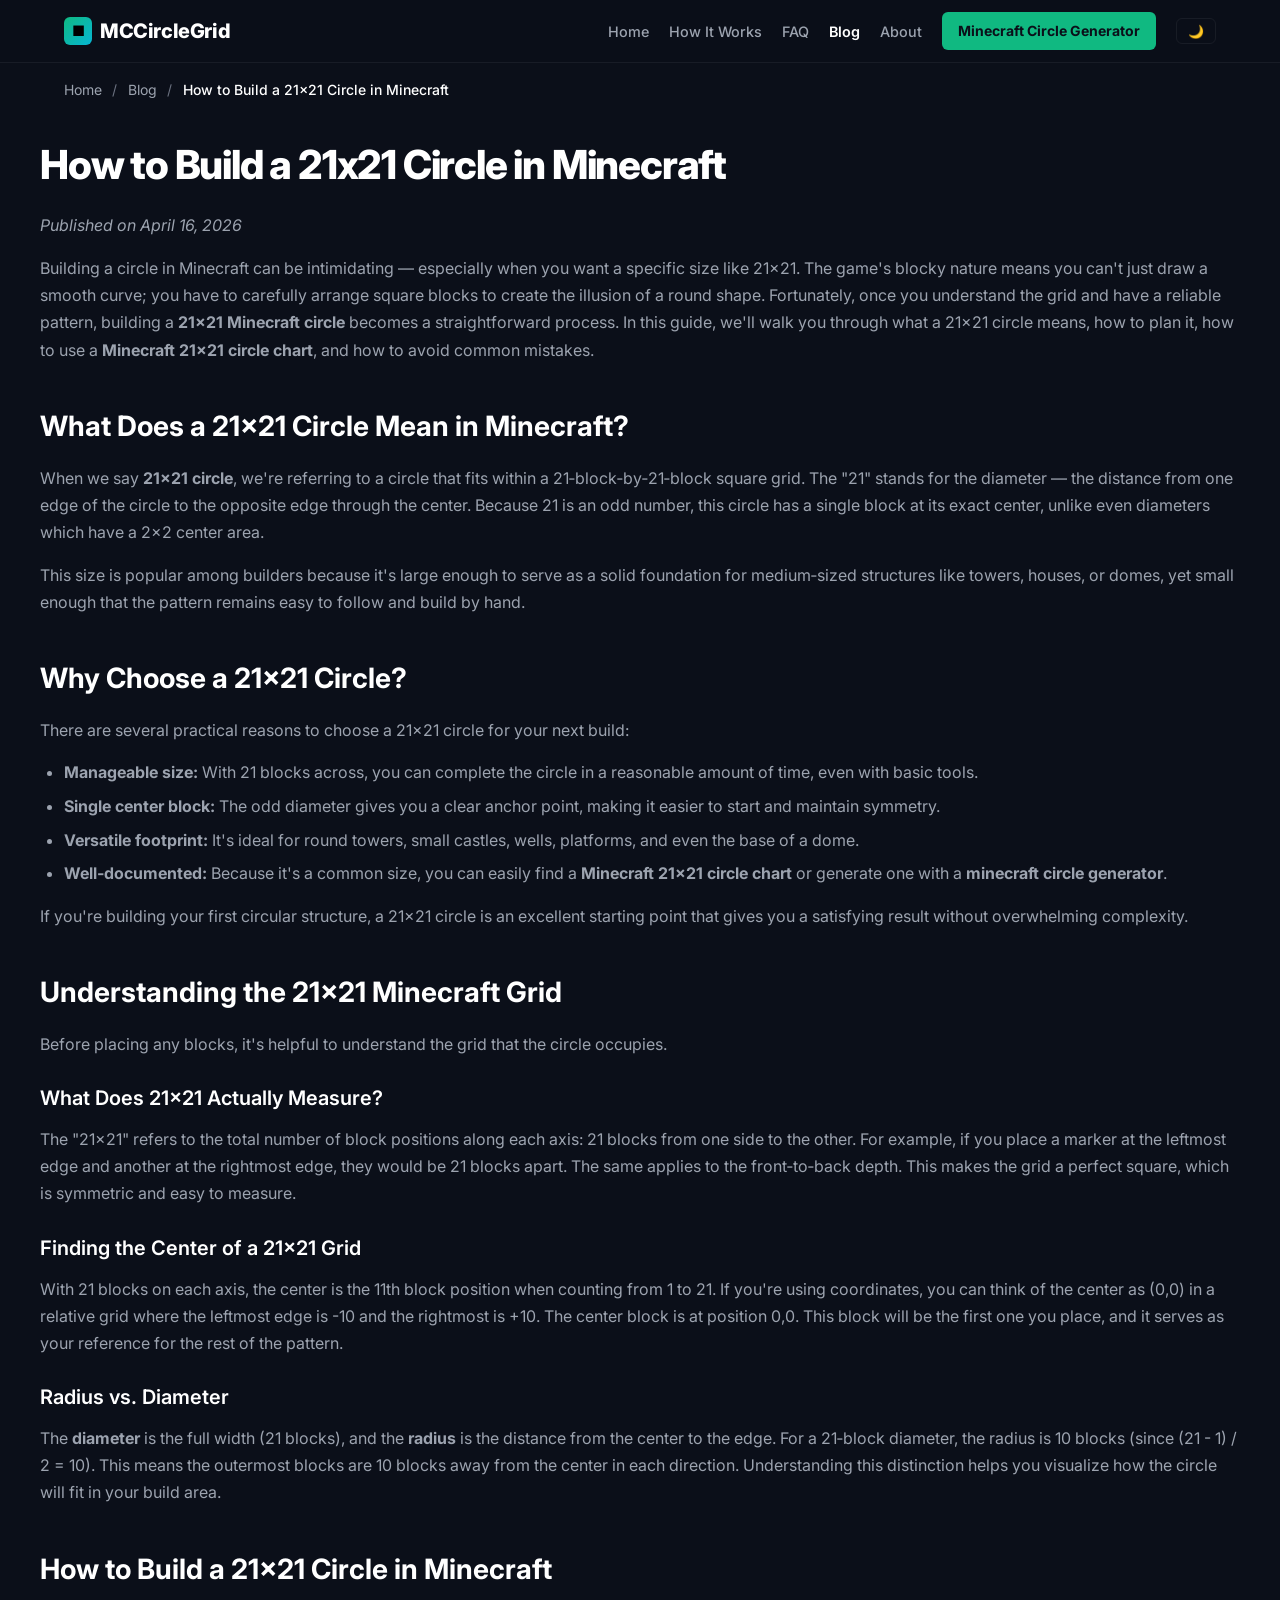
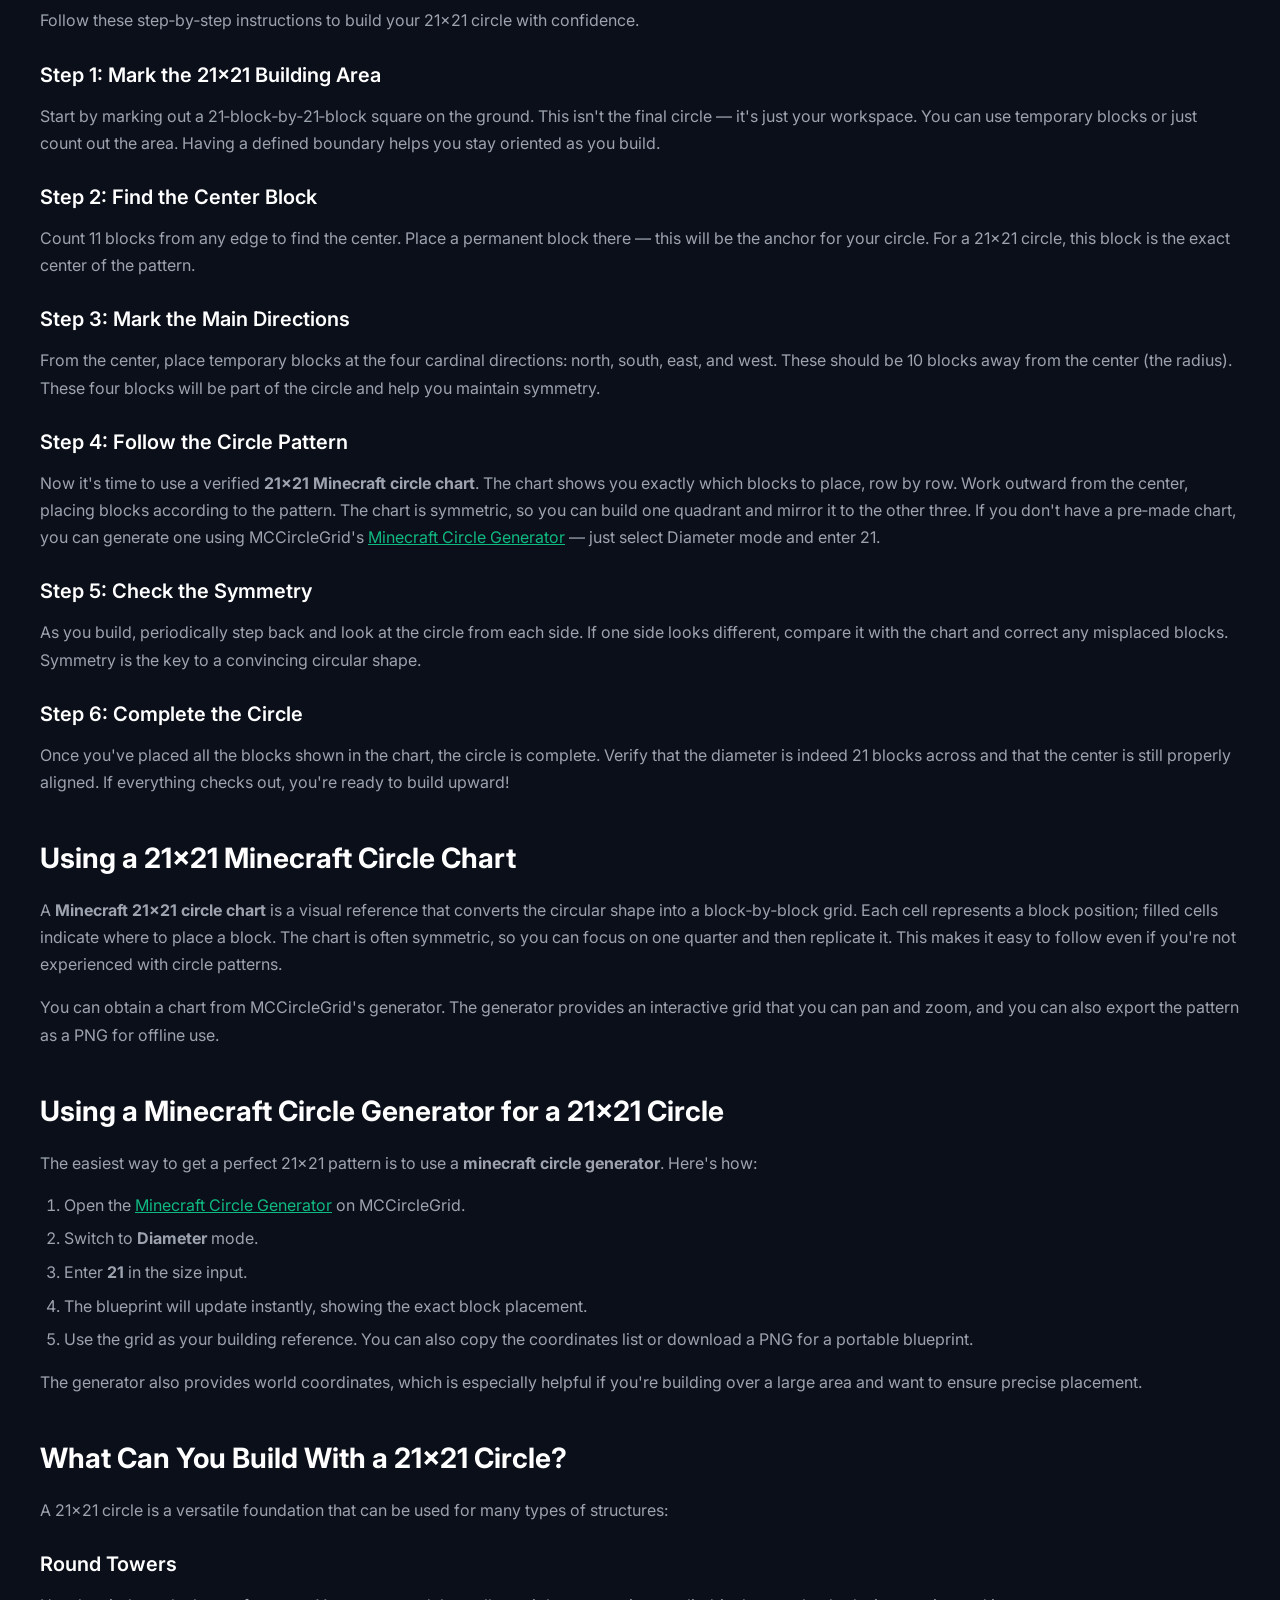
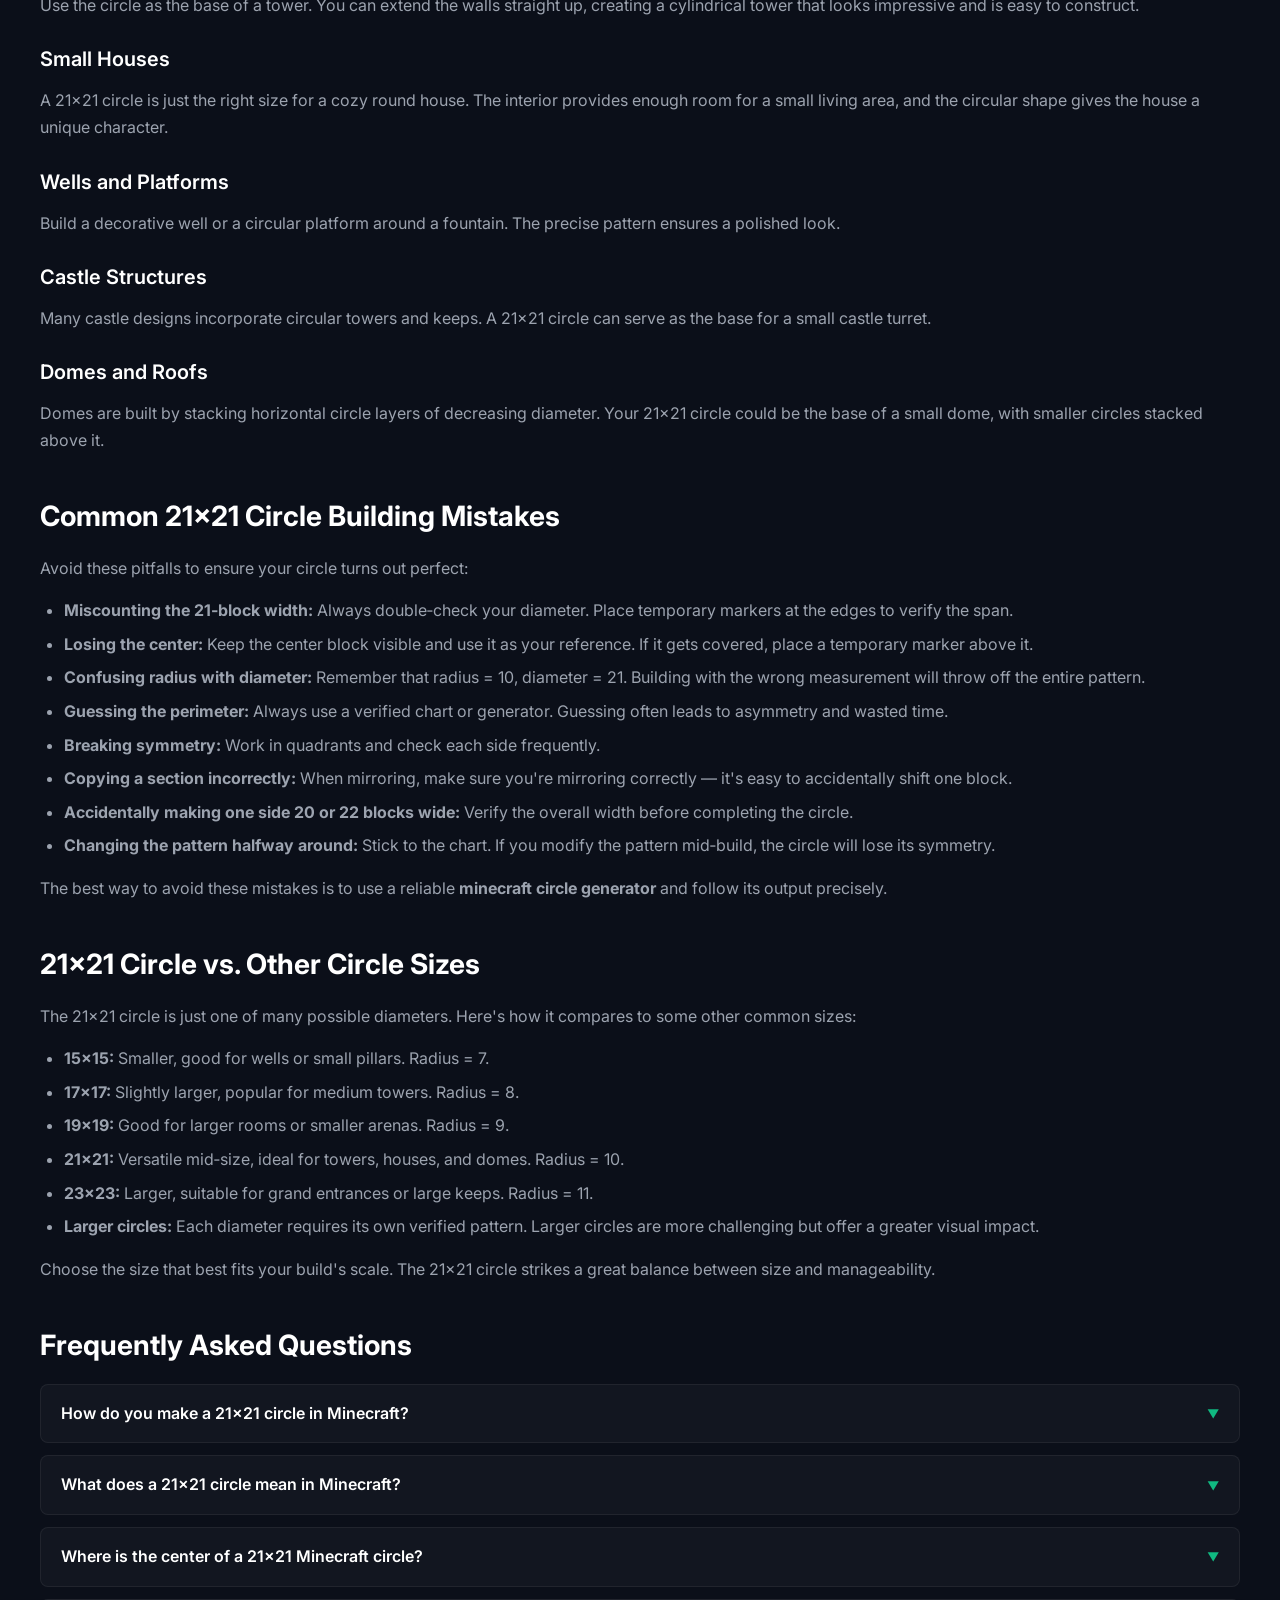
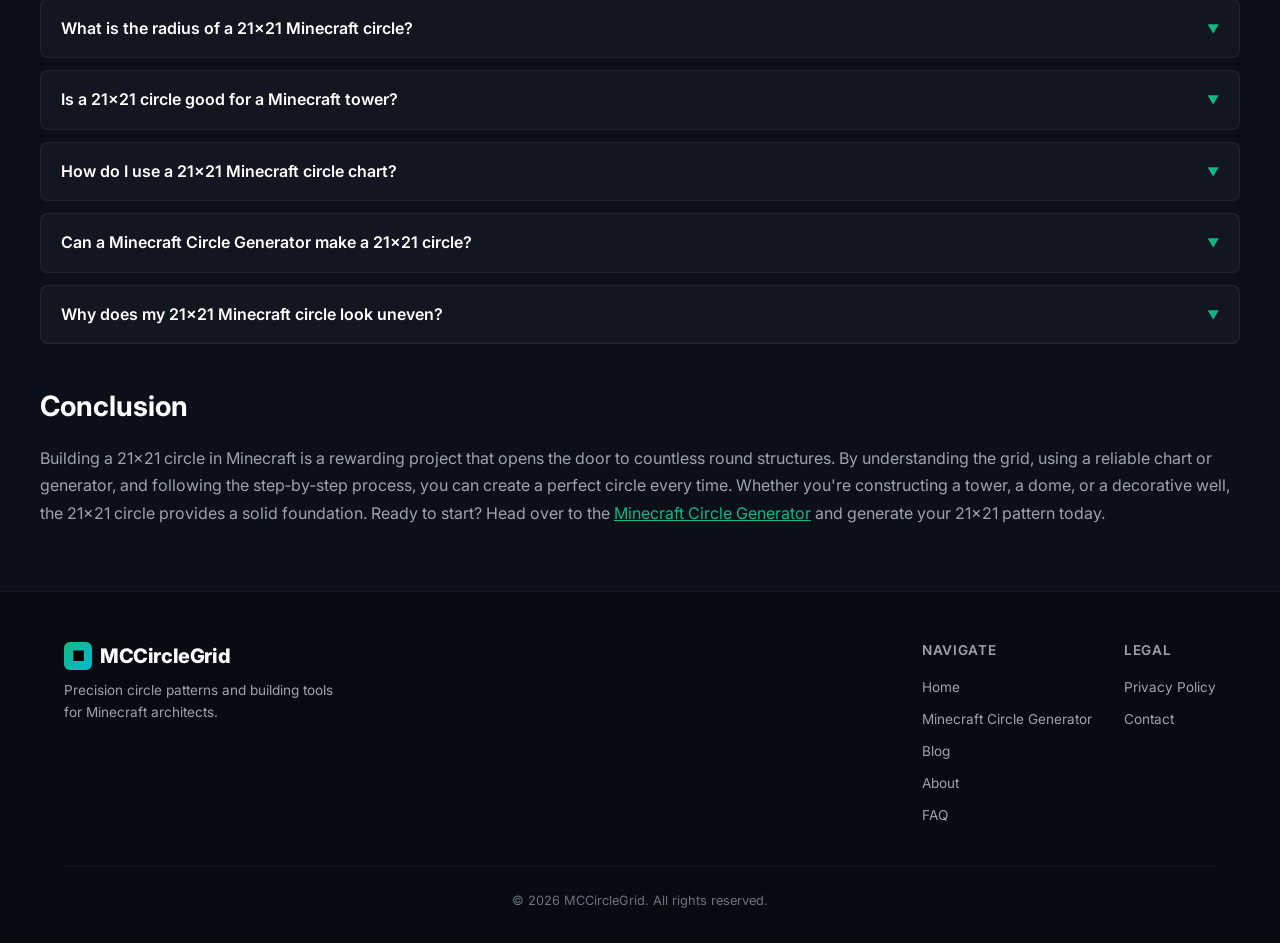
<file: blog/How to Build a 21x21 Circle in Minecraft/index.html>
<!DOCTYPE html>
<html lang="en">
<head>
    <meta charset="UTF-8">
    <meta name="viewport" content="width=device-width, initial-scale=1.0">
    <title>How to Build a 21x21 Circle in Minecraft | MCCircleGrid</title>
    <meta name="description" content="Learn how to build a 21x21 circle in Minecraft with a step-by-step guide. Understand the 21x21 grid, center, radius, and use a circle chart for perfect results.">

    <!-- Canonical -->
    <link rel="canonical" href="https://mccirclegrid.com/blog/minecraft-21x21-circle-chart/">

    <!-- Open Graph -->
    <meta property="og:title" content="How to Build a 21x21 Circle in Minecraft | MCCircleGrid">
    <meta property="og:description" content="Learn how to build a 21x21 circle in Minecraft with a step-by-step guide. Understand the 21x21 grid, center, radius, and use a circle chart for perfect results.">
    <meta property="og:url" content="https://mccirclegrid.com/blog/minecraft-21x21-circle-chart/">
    <meta property="og:type" content="article">

    <!-- Twitter Card -->
    <meta name="twitter:card" content="summary">
    <meta name="twitter:title" content="How to Build a 21x21 Circle in Minecraft | MCCircleGrid">
    <meta name="twitter:description" content="Learn how to build a 21x21 circle in Minecraft with a step-by-step guide. Understand the 21x21 grid, center, radius, and use a circle chart for perfect results.">

    <!-- Google Fonts -->
    <link rel="preconnect" href="https://fonts.googleapis.com">
    <link rel="preconnect" href="https://fonts.gstatic.com" crossorigin>
    <link href="https://fonts.googleapis.com/css2?family=Inter:opsz,wght@14..32,400;14..32,500;14..32,600;14..32,700;14..32,800&family=JetBrains+Mono:wght@400;600&display=swap" rel="stylesheet">

    <!-- Theme flash prevention -->
    <script>
        (function() {
            try {
                window.__mcTheme = localStorage.getItem('mcCircleTheme') || 'dark';
            } catch (e) {
                window.__mcTheme = 'dark';
            }
        })();
    </script>

    <style>
        /* ========== CSS Variables for Theme ========== */
        :root {
            --bg-body: #0b0f19;
            --bg-header: rgba(11, 15, 25, 0.85);
            --bg-card: rgba(255, 255, 255, 0.03);
            --bg-card-hover: rgba(255, 255, 255, 0.06);
            --border-color: rgba(255, 255, 255, 0.06);
            --border-hover: rgba(16, 185, 129, 0.3);
            --text-primary: #ffffff;
            --text-secondary: #e5e7eb;
            --text-muted: #9ca3af;
            --text-dim: #6b7280;
            --accent: #10b981;
            --accent-hover: #34d399;
            --cta-bg: #10b981;
            --cta-text: #0b0f19;
            --footer-bg: rgba(0, 0, 0, 0.3);
            --footer-border: rgba(255, 255, 255, 0.05);
            --link-color: #10b981;
            --link-hover: #34d399;
        }

        /* Light theme overrides */
        body.light-theme {
            --bg-body: #f8fafc;
            --bg-header: rgba(255, 255, 255, 0.9);
            --bg-card: #ffffff;
            --bg-card-hover: #f1f5f9;
            --border-color: #e2e8f0;
            --border-hover: #10b981;
            --text-primary: #0f172a;
            --text-secondary: #1e293b;
            --text-muted: #475569;
            --text-dim: #94a3b8;
            --accent: #10b981;
            --accent-hover: #059669;
            --cta-bg: #10b981;
            --cta-text: #ffffff;
            --footer-bg: #ffffff;
            --footer-border: #e2e8f0;
            --link-color: #10b981;
            --link-hover: #059669;
        }

        /* Reset & Base */
        *,
        *::before,
        *::after {
            box-sizing: border-box;
            margin: 0;
            padding: 0;
        }

        body {
            font-family: 'Inter', -apple-system, BlinkMacSystemFont, "Segoe UI", Roboto, Helvetica, Arial, sans-serif;
            background-color: var(--bg-body);
            color: var(--text-secondary);
            line-height: 1.6;
            overflow-x: hidden;
            transition: background-color 0.2s, color 0.2s;
        }

        a {
            color: var(--link-color);
            text-decoration: none;
            transition: color 0.2s;
        }

        a:hover {
            color: var(--link-hover);
        }

        /* Container */
        .container {
            max-width: 1200px;
            margin: 0 auto;
            padding: 0 1.5rem;
        }

        /* Header */
        .header {
            background-color: var(--bg-header);
            backdrop-filter: blur(8px);
            border-bottom: 1px solid var(--border-color);
            position: sticky;
            top: 0;
            z-index: 100;
            transition: background-color 0.2s, border-color 0.2s;
        }

        .header-inner {
            display: flex;
            align-items: center;
            justify-content: space-between;
            padding: 0.75rem 0;
            flex-wrap: wrap;
            gap: 0.5rem;
        }

        .logo {
            font-size: 1.25rem;
            font-weight: 800;
            letter-spacing: -0.02em;
            color: var(--text-primary);
            display: flex;
            align-items: center;
            gap: 0.5rem;
        }

        .logo-icon {
            display: inline-block;
            width: 28px;
            height: 28px;
            background: linear-gradient(135deg, #10b981, #06b6d4);
            border-radius: 6px;
            text-align: center;
            line-height: 28px;
            font-size: 0.9rem;
            color: #000;
            font-weight: 800;
        }

        .nav {
            display: flex;
            align-items: center;
            gap: 1.25rem;
            flex-wrap: wrap;
        }

        .nav a {
            color: var(--text-muted);
            font-weight: 500;
            font-size: 0.9rem;
            transition: color 0.2s;
        }

        .nav a:hover {
            color: var(--text-primary);
        }

        .nav a.active {
            color: var(--text-primary);
            font-weight: 600;
        }

        .nav .cta-link {
            background-color: var(--cta-bg);
            color: var(--cta-text);
            padding: 0.5rem 1rem;
            border-radius: 6px;
            font-weight: 700;
            font-size: 0.875rem;
            transition: background-color 0.2s;
        }

        .nav .cta-link:hover {
            background-color: var(--accent-hover);
            color: var(--cta-text);
        }

        .theme-toggle-btn {
            background: none;
            border: 1px solid var(--border-color);
            color: var(--text-muted);
            padding: 0.3rem 0.7rem;
            border-radius: 6px;
            font-size: 0.8rem;
            cursor: pointer;
            transition: all 0.2s;
            font-weight: 600;
        }

        .theme-toggle-btn:hover {
            border-color: var(--accent);
            color: var(--text-primary);
        }

        .nav-toggle {
            display: none;
            background: none;
            border: none;
            color: var(--text-primary);
            font-size: 1.5rem;
            cursor: pointer;
            padding: 0.25rem;
        }

        @media (max-width: 768px) {
            .nav-toggle {
                display: block;
            }

            .nav {
                display: none;
                width: 100%;
                flex-direction: column;
                gap: 0.75rem;
                padding: 1rem 0;
                border-top: 1px solid var(--border-color);
            }

            .nav.open {
                display: flex;
            }

            .nav a {
                width: 100%;
                text-align: center;
                padding: 0.25rem 0;
            }

            .nav .cta-link {
                width: auto;
                text-align: center;
                padding: 0.5rem 1rem;
            }
        }

        /* Breadcrumb */
        .breadcrumb {
            padding: 1rem 0 0.5rem;
            font-size: 0.875rem;
            color: var(--text-muted);
        }

        .breadcrumb a {
            color: var(--text-muted);
        }

        .breadcrumb a:hover {
            color: var(--text-primary);
        }

        .breadcrumb .separator {
            margin: 0 0.4rem;
            color: var(--text-dim);
        }

        .breadcrumb .current {
            color: var(--text-primary);
            font-weight: 500;
        }

        /* Article */
        .article {
            padding: 2rem 0 3rem;
        }

        .article h1 {
            font-size: 2.5rem;
            font-weight: 800;
            letter-spacing: -0.03em;
            line-height: 1.15;
            margin-bottom: 1.5rem;
            color: var(--text-primary);
        }

        .article h2 {
            font-size: 1.75rem;
            font-weight: 700;
            margin-top: 2.5rem;
            margin-bottom: 1rem;
            color: var(--text-primary);
        }

        .article h3 {
            font-size: 1.25rem;
            font-weight: 600;
            margin-top: 1.5rem;
            margin-bottom: 0.75rem;
            color: var(--text-primary);
        }

        .article p {
            color: var(--text-muted);
            margin-bottom: 1rem;
            line-height: 1.7;
        }

        .article ul,
        .article ol {
            color: var(--text-muted);
            margin-left: 1.5rem;
            margin-bottom: 1rem;
        }

        .article li {
            margin-bottom: 0.5rem;
        }

        .article a {
            color: var(--accent);
            text-decoration: underline;
        }

        .article .faq-item {
            background-color: var(--bg-card);
            border: 1px solid var(--border-color);
            border-radius: 8px;
            margin-bottom: 0.75rem;
        }

        .article .faq-item details {
            padding: 1rem 1.25rem;
        }

        .article .faq-item summary {
            cursor: pointer;
            list-style: none;
            font-weight: 600;
            color: var(--text-primary);
            display: flex;
            justify-content: space-between;
            align-items: center;
            user-select: none;
        }

        .article .faq-item summary::-webkit-details-marker {
            display: none;
        }

        .article .faq-item summary::after {
            content: "▼";
            font-size: 0.75rem;
            color: var(--accent);
            transition: transform 0.2s;
        }

        .article .faq-item details[open] summary::after {
            transform: rotate(180deg);
        }

        .article .faq-item .faq-answer {
            color: var(--text-muted);
            margin-top: 0.75rem;
            padding-top: 0.75rem;
            border-top: 1px solid var(--border-color);
            font-size: 0.9rem;
            line-height: 1.5;
        }

        @media (max-width: 640px) {
            .article h1 {
                font-size: 2rem;
            }
            .article h2 {
                font-size: 1.5rem;
            }
        }

        /* Footer */
        .footer {
            background-color: var(--footer-bg);
            border-top: 1px solid var(--footer-border);
            padding: 3rem 0 2rem;
        }

        .footer-inner {
            display: flex;
            flex-wrap: wrap;
            justify-content: space-between;
            gap: 2rem;
        }

        .footer-brand {
            max-width: 280px;
        }

        .footer-brand .logo {
            margin-bottom: 0.5rem;
        }

        .footer-brand p {
            color: var(--text-muted);
            font-size: 0.85rem;
        }

        .footer-links {
            display: flex;
            flex-wrap: wrap;
            gap: 2rem;
        }

        .footer-links-column h4 {
            font-size: 0.85rem;
            font-weight: 600;
            color: var(--text-muted);
            margin-bottom: 0.75rem;
            text-transform: uppercase;
            letter-spacing: 0.05em;
        }

        .footer-links-column ul {
            list-style: none;
        }

        .footer-links-column ul li {
            margin-bottom: 0.4rem;
        }

        .footer-links-column ul li a {
            color: var(--text-muted);
            font-size: 0.85rem;
        }

        .footer-links-column ul li a:hover {
            color: var(--text-primary);
        }

        .footer-bottom {
            margin-top: 2rem;
            padding-top: 1.5rem;
            border-top: 1px solid var(--footer-border);
            text-align: center;
            color: var(--text-dim);
            font-size: 0.8rem;
        }

        /* Accessibility */
        :focus-visible {
            outline: 2px solid var(--accent);
            outline-offset: 2px;
        }

        .skip-link {
            position: absolute;
            top: -999px;
            left: 50%;
            transform: translateX(-50%);
            background: var(--accent);
            color: #0b0f19;
            padding: 0.5rem 1rem;
            border-radius: 0 0 6px 6px;
            z-index: 999;
        }

        .skip-link:focus {
            top: 0;
        }

        /* Responsive tweaks */
        @media (max-width: 640px) {
            .footer-inner {
                flex-direction: column;
                gap: 1.5rem;
            }
            .footer-links {
                flex-direction: column;
                gap: 1rem;
            }
        }
    </style>

    <!-- JSON-LD Structured Data -->
    <script type="application/ld+json">
        {
            "@context": "https://schema.org",
            "@graph": [
                {
                    "@type": "WebSite",
                    "@id": "https://mccirclegrid.com/#website",
                    "url": "https://mccirclegrid.com/",
                    "name": "MCCircleGrid",
                    "description": "MCCircleGrid helps Minecraft builders create precise circle patterns, coordinates, and blueprints for round builds, towers, domes, and more.",
                    "inLanguage": "en-US"
                },
                {
                    "@type": "Organization",
                    "@id": "https://mccirclegrid.com/#organization",
                    "name": "MCCircleGrid",
                    "url": "https://mccirclegrid.com/"
                },
                {
                    "@type": "BreadcrumbList",
                    "@id": "https://mccirclegrid.com/blog/minecraft-21x21-circle-chart/#breadcrumb",
                    "itemListElement": [
                        {
                            "@type": "ListItem",
                            "position": 1,
                            "name": "Home",
                            "item": "https://mccirclegrid.com/"
                        },
                        {
                            "@type": "ListItem",
                            "position": 2,
                            "name": "Blog",
                            "item": "https://mccirclegrid.com/blog/"
                        },
                        {
                            "@type": "ListItem",
                            "position": 3,
                            "name": "How to Build a 21x21 Circle in Minecraft",
                            "item": "https://mccirclegrid.com/blog/minecraft-21x21-circle-chart/"
                        }
                    ]
                },
                {
                    "@type": "Article",
                    "@id": "https://mccirclegrid.com/blog/minecraft-21x21-circle-chart/#article",
                    "headline": "How to Build a 21x21 Circle in Minecraft",
                    "description": "Learn how to build a 21x21 circle in Minecraft with a step-by-step guide. Understand the 21x21 grid, center, radius, and use a circle chart for perfect results.",
                    "author": {
                        "@type": "Organization",
                        "name": "MCCircleGrid"
                    },
                    "publisher": {
                        "@type": "Organization",
                        "name": "MCCircleGrid"
                    },
                    "mainEntityOfPage": {
                        "@type": "WebPage",
                        "@id": "https://mccirclegrid.com/blog/minecraft-21x21-circle-chart/"
                    },
                    "datePublished": "2026-04-16",
                    "dateModified": "2026-04-16"
                },
                {
                    "@type": "FAQPage",
                    "@id": "https://mccirclegrid.com/blog/minecraft-21x21-circle-chart/#faq",
                    "mainEntity": [
                        {
                            "@type": "Question",
                            "name": "How do you make a 21x21 circle in Minecraft?",
                            "acceptedAnswer": {
                                "@type": "Answer",
                                "text": "To make a 21x21 circle, use a verified pattern from a Minecraft circle generator. Mark the center block, follow the grid pattern outward, and check symmetry on all sides."
                            }
                        },
                        {
                            "@type": "Question",
                            "name": "What does a 21x21 circle mean in Minecraft?",
                            "acceptedAnswer": {
                                "@type": "Answer",
                                "text": "It means a circle that is 21 blocks wide and 21 blocks deep. It has a diameter of 21 blocks and a single center block because 21 is an odd number."
                            }
                        },
                        {
                            "@type": "Question",
                            "name": "Where is the center of a 21x21 Minecraft circle?",
                            "acceptedAnswer": {
                                "@type": "Answer",
                                "text": "The center is the 11th block in each direction when counting from 1 to 21. It is a single block, which serves as the anchor for the entire pattern."
                            }
                        },
                        {
                            "@type": "Question",
                            "name": "What is the radius of a 21x21 Minecraft circle?",
                            "acceptedAnswer": {
                                "@type": "Answer",
                                "text": "The radius is 10 blocks. Since the diameter is 21, the radius is (21 - 1) / 2 = 10. This is the distance from the center block to the outermost edge."
                            }
                        },
                        {
                            "@type": "Question",
                            "name": "Is a 21x21 circle good for a Minecraft tower?",
                            "acceptedAnswer": {
                                "@type": "Answer",
                                "text": "Yes, a 21x21 circle is a popular size for a medium tower. It provides enough space for a spiral staircase and interior rooms while remaining easy to build."
                            }
                        },
                        {
                            "@type": "Question",
                            "name": "How do I use a 21x21 Minecraft circle chart?",
                            "acceptedAnswer": {
                                "@type": "Answer",
                                "text": "Use a chart by placing blocks according to the grid. Mark the center, then follow the pattern outward. Many charts are symmetric, so you can build one quadrant and mirror it."
                            }
                        },
                        {
                            "@type": "Question",
                            "name": "Can a Minecraft Circle Generator make a 21x21 circle?",
                            "acceptedAnswer": {
                                "@type": "Answer",
                                "text": "Yes. MCCircleGrid's generator allows you to choose Diameter mode, enter 21, and instantly produce a 21x21 circle pattern with coordinates and export options."
                            }
                        },
                        {
                            "@type": "Question",
                            "name": "Why does my 21x21 Minecraft circle look uneven?",
                            "acceptedAnswer": {
                                "@type": "Answer",
                                "text": "Unevenness usually comes from miscounting the center, not using a verified pattern, or losing symmetry while building. Always check opposite sides and compare with the chart."
                            }
                        }
                    ]
                }
            ]
        }
    </script>
</head>
<body>
    <!-- Immediately apply stored theme -->
    <script>
        (function() {
            if (window.__mcTheme === 'light') {
                document.body.classList.add('light-theme');
            } else {
                document.body.classList.remove('light-theme');
            }
        })();
    </script>

    <a href="#main-content" class="skip-link">Skip to main content</a>

    <!-- Header -->
    <header class="header" role="banner">
        <div class="container">
            <div class="header-inner">
                <div class="logo">
                    <span class="logo-icon">■</span>
                    MCCircleGrid
                </div>

                <button class="nav-toggle" id="navToggle" aria-label="Toggle navigation" aria-expanded="false">
                    ☰
                </button>

                <nav class="nav" id="mainNav" role="navigation" aria-label="Main navigation">
                    <a href="/">Home</a>
                    <a href="/#how-it-works">How It Works</a>
                    <a href="/#faq">FAQ</a>
                    <a href="/blog/" class="active">Blog</a>
                    <a href="/about/">About</a>
                    <a href="/minecraft-circle-generator/" class="cta-link">Minecraft Circle Generator</a>
                    <button type="button" id="themeToggleBtn" class="theme-toggle-btn" onclick="toggleTheme()" aria-label="Toggle light or dark theme">
                        <span>🌙</span>
                    </button>
                </nav>
            </div>
        </div>
    </header>

    <!-- Main -->
    <main id="main-content">

        <!-- Breadcrumb -->
        <div class="container">
            <nav class="breadcrumb" aria-label="Breadcrumb">
                <a href="/">Home</a>
                <span class="separator">/</span>
                <a href="/blog/">Blog</a>
                <span class="separator">/</span>
                <span class="current">How to Build a 21x21 Circle in Minecraft</span>
            </nav>
        </div>

        <!-- Article -->
        <article class="article container" itemscope itemtype="https://schema.org/Article">
            <h1 itemprop="headline">How to Build a 21x21 Circle in Minecraft</h1>

            <p><em>Published on April 16, 2026</em></p>

            <p>Building a circle in Minecraft can be intimidating — especially when you want a specific size like 21x21. The game's blocky nature means you can't just draw a smooth curve; you have to carefully arrange square blocks to create the illusion of a round shape. Fortunately, once you understand the grid and have a reliable pattern, building a <strong>21x21 Minecraft circle</strong> becomes a straightforward process. In this guide, we'll walk you through what a 21x21 circle means, how to plan it, how to use a <strong>Minecraft 21x21 circle chart</strong>, and how to avoid common mistakes.</p>

            <h2>What Does a 21x21 Circle Mean in Minecraft?</h2>
            <p>When we say <strong>21x21 circle</strong>, we're referring to a circle that fits within a 21‑block‑by‑21‑block square grid. The "21" stands for the diameter — the distance from one edge of the circle to the opposite edge through the center. Because 21 is an odd number, this circle has a single block at its exact center, unlike even diameters which have a 2×2 center area.</p>
            <p>This size is popular among builders because it's large enough to serve as a solid foundation for medium‑sized structures like towers, houses, or domes, yet small enough that the pattern remains easy to follow and build by hand.</p>

            <h2>Why Choose a 21x21 Circle?</h2>
            <p>There are several practical reasons to choose a 21x21 circle for your next build:</p>
            <ul>
                <li><strong>Manageable size:</strong> With 21 blocks across, you can complete the circle in a reasonable amount of time, even with basic tools.</li>
                <li><strong>Single center block:</strong> The odd diameter gives you a clear anchor point, making it easier to start and maintain symmetry.</li>
                <li><strong>Versatile footprint:</strong> It's ideal for round towers, small castles, wells, platforms, and even the base of a dome.</li>
                <li><strong>Well‑documented:</strong> Because it's a common size, you can easily find a <strong>Minecraft 21x21 circle chart</strong> or generate one with a <strong>minecraft circle generator</strong>.</li>
            </ul>
            <p>If you're building your first circular structure, a 21x21 circle is an excellent starting point that gives you a satisfying result without overwhelming complexity.</p>

            <h2>Understanding the 21x21 Minecraft Grid</h2>
            <p>Before placing any blocks, it's helpful to understand the grid that the circle occupies.</p>

            <h3>What Does 21x21 Actually Measure?</h3>
            <p>The "21x21" refers to the total number of block positions along each axis: 21 blocks from one side to the other. For example, if you place a marker at the leftmost edge and another at the rightmost edge, they would be 21 blocks apart. The same applies to the front‑to‑back depth. This makes the grid a perfect square, which is symmetric and easy to measure.</p>

            <h3>Finding the Center of a 21x21 Grid</h3>
            <p>With 21 blocks on each axis, the center is the 11th block position when counting from 1 to 21. If you're using coordinates, you can think of the center as (0,0) in a relative grid where the leftmost edge is -10 and the rightmost is +10. The center block is at position 0,0. This block will be the first one you place, and it serves as your reference for the rest of the pattern.</p>

            <h3>Radius vs. Diameter</h3>
            <p>The <strong>diameter</strong> is the full width (21 blocks), and the <strong>radius</strong> is the distance from the center to the edge. For a 21‑block diameter, the radius is 10 blocks (since (21 - 1) / 2 = 10). This means the outermost blocks are 10 blocks away from the center in each direction. Understanding this distinction helps you visualize how the circle will fit in your build area.</p>

            <h2>How to Build a 21x21 Circle in Minecraft</h2>
            <p>Follow these step‑by‑step instructions to build your 21x21 circle with confidence.</p>

            <h3>Step 1: Mark the 21x21 Building Area</h3>
            <p>Start by marking out a 21‑block‑by‑21‑block square on the ground. This isn't the final circle — it's just your workspace. You can use temporary blocks or just count out the area. Having a defined boundary helps you stay oriented as you build.</p>

            <h3>Step 2: Find the Center Block</h3>
            <p>Count 11 blocks from any edge to find the center. Place a permanent block there — this will be the anchor for your circle. For a 21x21 circle, this block is the exact center of the pattern.</p>

            <h3>Step 3: Mark the Main Directions</h3>
            <p>From the center, place temporary blocks at the four cardinal directions: north, south, east, and west. These should be 10 blocks away from the center (the radius). These four blocks will be part of the circle and help you maintain symmetry.</p>

            <h3>Step 4: Follow the Circle Pattern</h3>
            <p>Now it's time to use a verified <strong>21x21 Minecraft circle chart</strong>. The chart shows you exactly which blocks to place, row by row. Work outward from the center, placing blocks according to the pattern. The chart is symmetric, so you can build one quadrant and mirror it to the other three. If you don't have a pre‑made chart, you can generate one using MCCircleGrid's <a href="/minecraft-circle-generator/">Minecraft Circle Generator</a> — just select Diameter mode and enter 21.</p>

            <h3>Step 5: Check the Symmetry</h3>
            <p>As you build, periodically step back and look at the circle from each side. If one side looks different, compare it with the chart and correct any misplaced blocks. Symmetry is the key to a convincing circular shape.</p>

            <h3>Step 6: Complete the Circle</h3>
            <p>Once you've placed all the blocks shown in the chart, the circle is complete. Verify that the diameter is indeed 21 blocks across and that the center is still properly aligned. If everything checks out, you're ready to build upward!</p>

            <h2>Using a 21x21 Minecraft Circle Chart</h2>
            <p>A <strong>Minecraft 21x21 circle chart</strong> is a visual reference that converts the circular shape into a block‑by‑block grid. Each cell represents a block position; filled cells indicate where to place a block. The chart is often symmetric, so you can focus on one quarter and then replicate it. This makes it easy to follow even if you're not experienced with circle patterns.</p>
            <p>You can obtain a chart from MCCircleGrid's generator. The generator provides an interactive grid that you can pan and zoom, and you can also export the pattern as a PNG for offline use.</p>

            <h2>Using a Minecraft Circle Generator for a 21x21 Circle</h2>
            <p>The easiest way to get a perfect 21x21 pattern is to use a <strong>minecraft circle generator</strong>. Here's how:</p>
            <ol>
                <li>Open the <a href="/minecraft-circle-generator/">Minecraft Circle Generator</a> on MCCircleGrid.</li>
                <li>Switch to <strong>Diameter</strong> mode.</li>
                <li>Enter <strong>21</strong> in the size input.</li>
                <li>The blueprint will update instantly, showing the exact block placement.</li>
                <li>Use the grid as your building reference. You can also copy the coordinates list or download a PNG for a portable blueprint.</li>
            </ol>
            <p>The generator also provides world coordinates, which is especially helpful if you're building over a large area and want to ensure precise placement.</p>

            <h2>What Can You Build With a 21x21 Circle?</h2>
            <p>A 21x21 circle is a versatile foundation that can be used for many types of structures:</p>

            <h3>Round Towers</h3>
            <p>Use the circle as the base of a tower. You can extend the walls straight up, creating a cylindrical tower that looks impressive and is easy to construct.</p>

            <h3>Small Houses</h3>
            <p>A 21x21 circle is just the right size for a cozy round house. The interior provides enough room for a small living area, and the circular shape gives the house a unique character.</p>

            <h3>Wells and Platforms</h3>
            <p>Build a decorative well or a circular platform around a fountain. The precise pattern ensures a polished look.</p>

            <h3>Castle Structures</h3>
            <p>Many castle designs incorporate circular towers and keeps. A 21x21 circle can serve as the base for a small castle turret.</p>

            <h3>Domes and Roofs</h3>
            <p>Domes are built by stacking horizontal circle layers of decreasing diameter. Your 21x21 circle could be the base of a small dome, with smaller circles stacked above it.</p>

            <h2>Common 21x21 Circle Building Mistakes</h2>
            <p>Avoid these pitfalls to ensure your circle turns out perfect:</p>
            <ul>
                <li><strong>Miscounting the 21-block width:</strong> Always double‑check your diameter. Place temporary markers at the edges to verify the span.</li>
                <li><strong>Losing the center:</strong> Keep the center block visible and use it as your reference. If it gets covered, place a temporary marker above it.</li>
                <li><strong>Confusing radius with diameter:</strong> Remember that radius = 10, diameter = 21. Building with the wrong measurement will throw off the entire pattern.</li>
                <li><strong>Guessing the perimeter:</strong> Always use a verified chart or generator. Guessing often leads to asymmetry and wasted time.</li>
                <li><strong>Breaking symmetry:</strong> Work in quadrants and check each side frequently.</li>
                <li><strong>Copying a section incorrectly:</strong> When mirroring, make sure you're mirroring correctly — it's easy to accidentally shift one block.</li>
                <li><strong>Accidentally making one side 20 or 22 blocks wide:</strong> Verify the overall width before completing the circle.</li>
                <li><strong>Changing the pattern halfway around:</strong> Stick to the chart. If you modify the pattern mid‑build, the circle will lose its symmetry.</li>
            </ul>
            <p>The best way to avoid these mistakes is to use a reliable <strong>minecraft circle generator</strong> and follow its output precisely.</p>

            <h2>21x21 Circle vs. Other Circle Sizes</h2>
            <p>The 21x21 circle is just one of many possible diameters. Here's how it compares to some other common sizes:</p>
            <ul>
                <li><strong>15x15:</strong> Smaller, good for wells or small pillars. Radius = 7.</li>
                <li><strong>17x17:</strong> Slightly larger, popular for medium towers. Radius = 8.</li>
                <li><strong>19x19:</strong> Good for larger rooms or smaller arenas. Radius = 9.</li>
                <li><strong>21x21:</strong> Versatile mid‑size, ideal for towers, houses, and domes. Radius = 10.</li>
                <li><strong>23x23:</strong> Larger, suitable for grand entrances or large keeps. Radius = 11.</li>
                <li><strong>Larger circles:</strong> Each diameter requires its own verified pattern. Larger circles are more challenging but offer a greater visual impact.</li>
            </ul>
            <p>Choose the size that best fits your build's scale. The 21x21 circle strikes a great balance between size and manageability.</p>

            <h2>Frequently Asked Questions</h2>
            <div class="faq-item">
                <details>
                    <summary>How do you make a 21x21 circle in Minecraft?</summary>
                    <div class="faq-answer">To make a 21x21 circle, use a verified pattern from a Minecraft circle generator. Mark the center block, follow the grid pattern outward, and check symmetry on all sides.</div>
                </details>
            </div>
            <div class="faq-item">
                <details>
                    <summary>What does a 21x21 circle mean in Minecraft?</summary>
                    <div class="faq-answer">It means a circle that is 21 blocks wide and 21 blocks deep. It has a diameter of 21 blocks and a single center block because 21 is an odd number.</div>
                </details>
            </div>
            <div class="faq-item">
                <details>
                    <summary>Where is the center of a 21x21 Minecraft circle?</summary>
                    <div class="faq-answer">The center is the 11th block in each direction when counting from 1 to 21. It is a single block, which serves as the anchor for the entire pattern.</div>
                </details>
            </div>
            <div class="faq-item">
                <details>
                    <summary>What is the radius of a 21x21 Minecraft circle?</summary>
                    <div class="faq-answer">The radius is 10 blocks. Since the diameter is 21, the radius is (21 - 1) / 2 = 10. This is the distance from the center block to the outermost edge.</div>
                </details>
            </div>
            <div class="faq-item">
                <details>
                    <summary>Is a 21x21 circle good for a Minecraft tower?</summary>
                    <div class="faq-answer">Yes, a 21x21 circle is a popular size for a medium tower. It provides enough space for a spiral staircase and interior rooms while remaining easy to build.</div>
                </details>
            </div>
            <div class="faq-item">
                <details>
                    <summary>How do I use a 21x21 Minecraft circle chart?</summary>
                    <div class="faq-answer">Use a chart by placing blocks according to the grid. Mark the center, then follow the pattern outward. Many charts are symmetric, so you can build one quadrant and mirror it.</div>
                </details>
            </div>
            <div class="faq-item">
                <details>
                    <summary>Can a Minecraft Circle Generator make a 21x21 circle?</summary>
                    <div class="faq-answer">Yes. MCCircleGrid's generator allows you to choose Diameter mode, enter 21, and instantly produce a 21x21 circle pattern with coordinates and export options.</div>
                </details>
            </div>
            <div class="faq-item">
                <details>
                    <summary>Why does my 21x21 Minecraft circle look uneven?</summary>
                    <div class="faq-answer">Unevenness usually comes from miscounting the center, not using a verified pattern, or losing symmetry while building. Always check opposite sides and compare with the chart.</div>
                </details>
            </div>

            <h2>Conclusion</h2>
            <p>Building a 21x21 circle in Minecraft is a rewarding project that opens the door to countless round structures. By understanding the grid, using a reliable chart or generator, and following the step‑by‑step process, you can create a perfect circle every time. Whether you're constructing a tower, a dome, or a decorative well, the 21x21 circle provides a solid foundation. Ready to start? Head over to the <a href="/minecraft-circle-generator/">Minecraft Circle Generator</a> and generate your 21x21 pattern today.</p>
        </article>

    </main>

    <!-- Footer -->
    <footer class="footer" role="contentinfo">
        <div class="container">
            <div class="footer-inner">
                <div class="footer-brand">
                    <div class="logo">
                        <span class="logo-icon">■</span>
                        MCCircleGrid
                    </div>
                    <p>Precision circle patterns and building tools for Minecraft architects.</p>
                </div>
                <div class="footer-links">
                    <div class="footer-links-column">
                        <h4>Navigate</h4>
                        <ul>
                            <li><a href="/">Home</a></li>
                            <li><a href="/minecraft-circle-generator/">Minecraft Circle Generator</a></li>
                            <li><a href="/blog/">Blog</a></li>
                            <li><a href="/about/">About</a></li>
                            <li><a href="/#faq">FAQ</a></li>
                        </ul>
                    </div>
                    <div class="footer-links-column">
                        <h4>Legal</h4>
                        <ul>
                            <li><a href="/privacy-policy/">Privacy Policy</a></li>
                            <li><a href="/contact/">Contact</a></li>
                        </ul>
                    </div>
                </div>
            </div>
            <div class="footer-bottom">
                &copy; 2026 MCCircleGrid. All rights reserved.
            </div>
        </div>
    </footer>

    <!-- JavaScript -->
    <script>
        // Mobile navigation toggle
        const toggle = document.getElementById('navToggle');
        const nav = document.getElementById('mainNav');

        toggle.addEventListener('click', function() {
            const isOpen = nav.classList.toggle('open');
            toggle.setAttribute('aria-expanded', isOpen);
            toggle.textContent = isOpen ? '✕' : '☰';
        });

        nav.querySelectorAll('a').forEach(link => {
            link.addEventListener('click', function() {
                if (nav.classList.contains('open')) {
                    nav.classList.remove('open');
                    toggle.setAttribute('aria-expanded', 'false');
                    toggle.textContent = '☰';
                }
            });
        });

        // Theme toggle
        function toggleTheme() {
            const body = document.body;
            const isLight = body.classList.toggle('light-theme');
            const btn = document.getElementById('themeToggleBtn');
            if (btn) {
                btn.innerHTML = isLight ? '☀️' : '🌙';
            }
            localStorage.setItem('mcCircleTheme', isLight ? 'light' : 'dark');
        }

        // Sync theme icon on load
        (function syncThemeIcon() {
            const btn = document.getElementById('themeToggleBtn');
            if (btn) {
                const isLight = document.body.classList.contains('light-theme');
                btn.innerHTML = isLight ? '☀️' : '🌙';
            }
        })();
    </script>
</body>
</html>
</file>
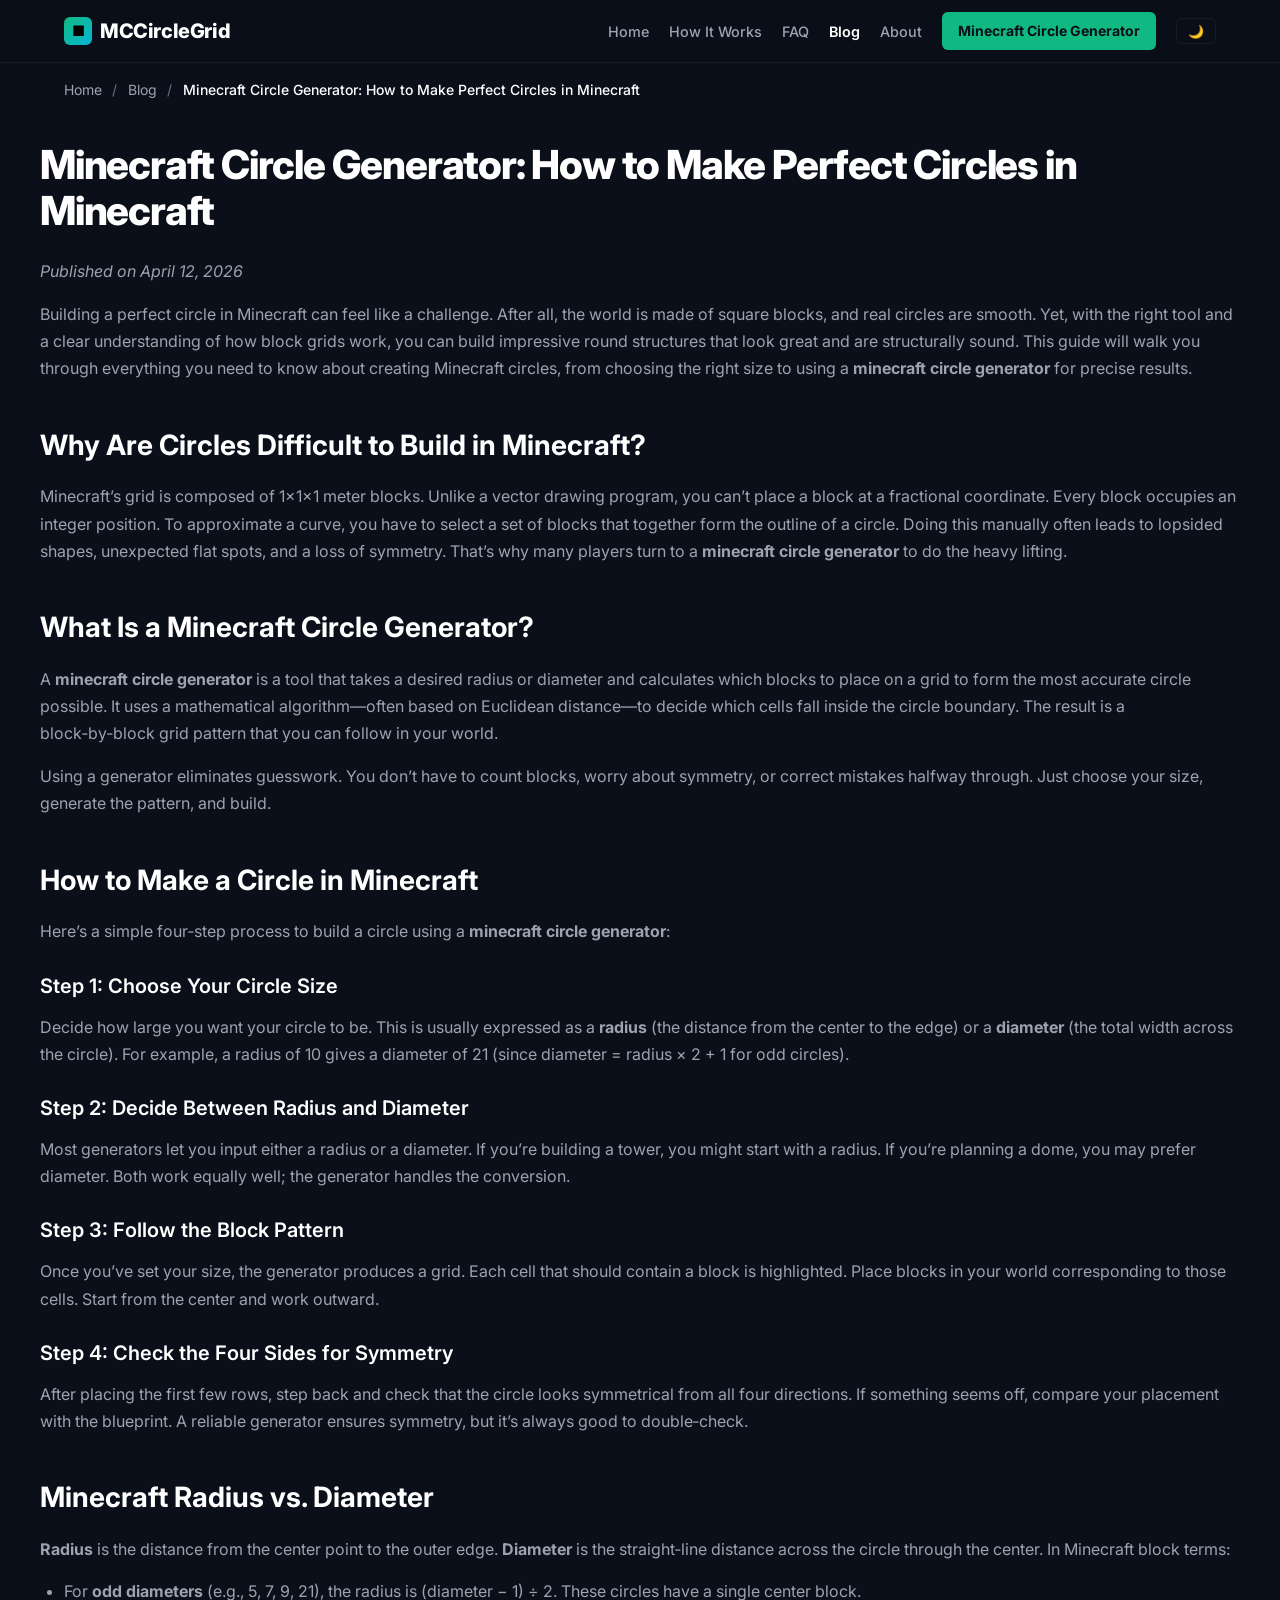
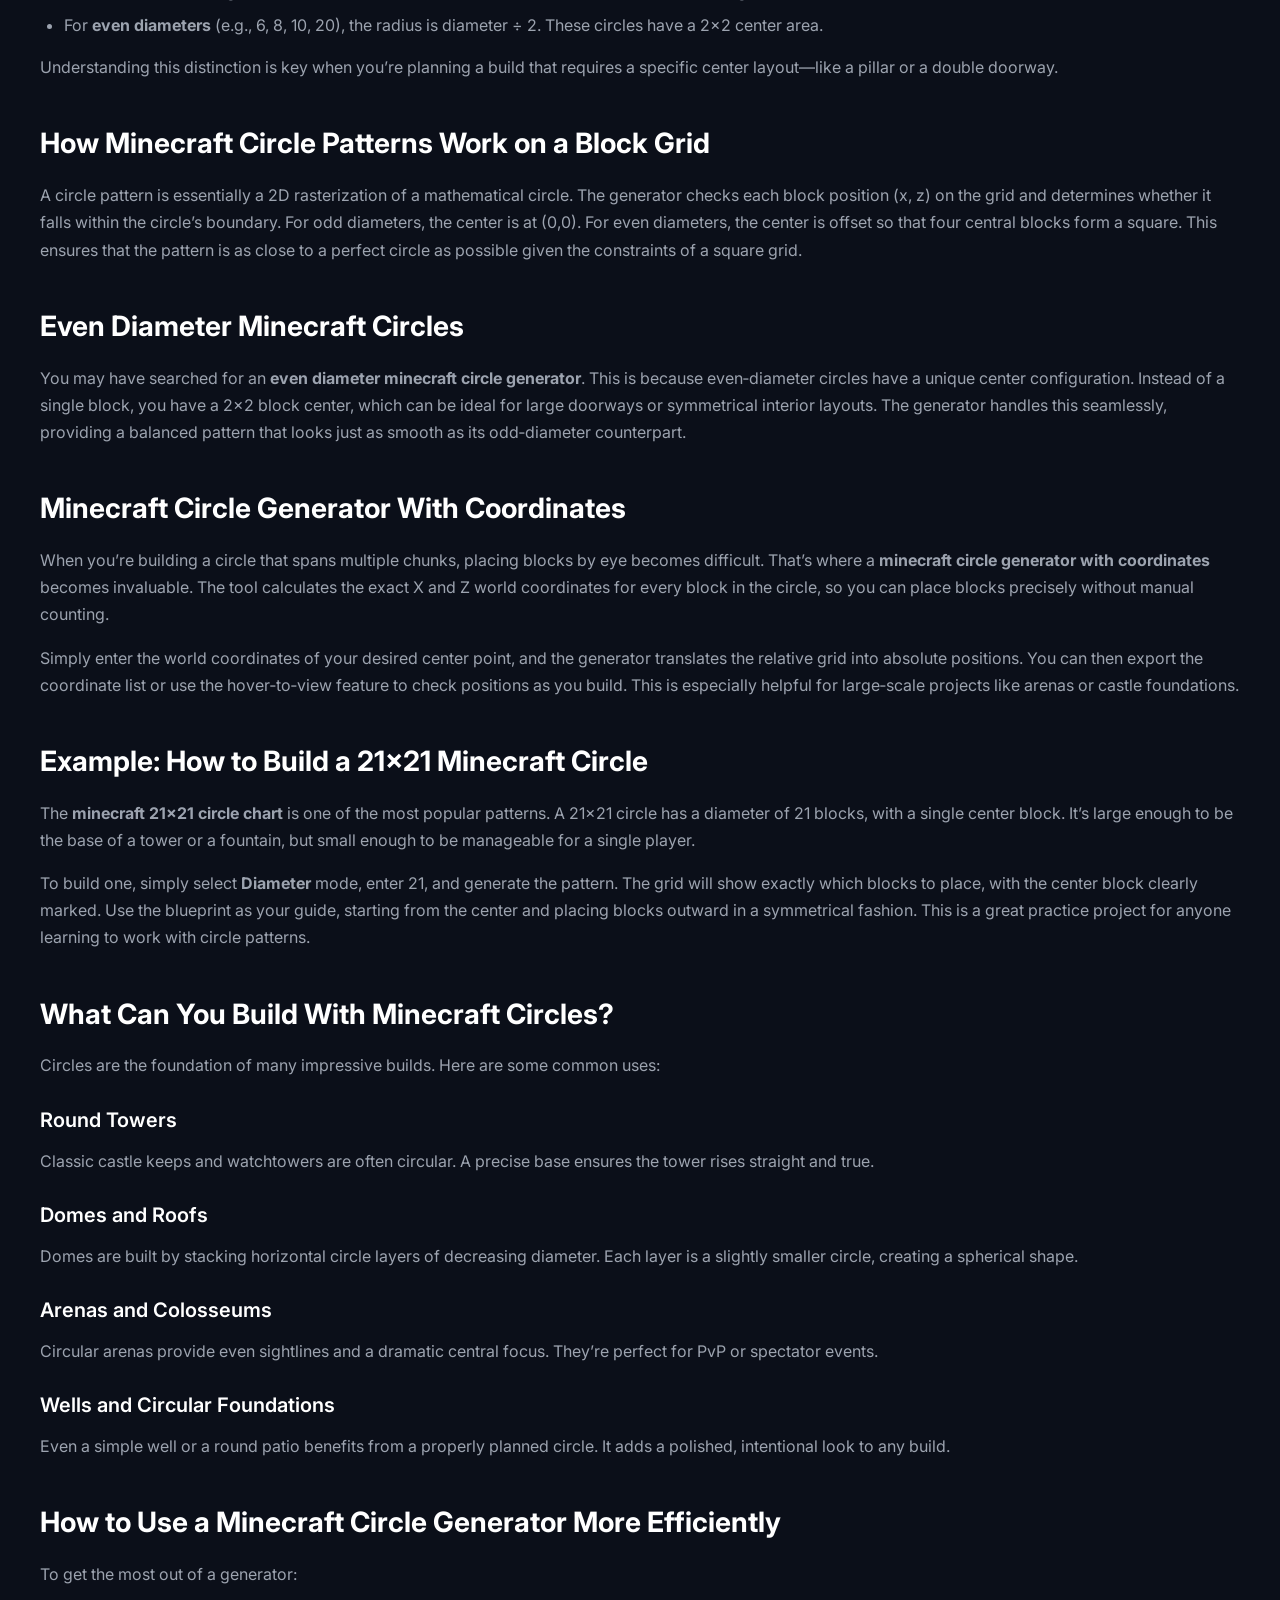
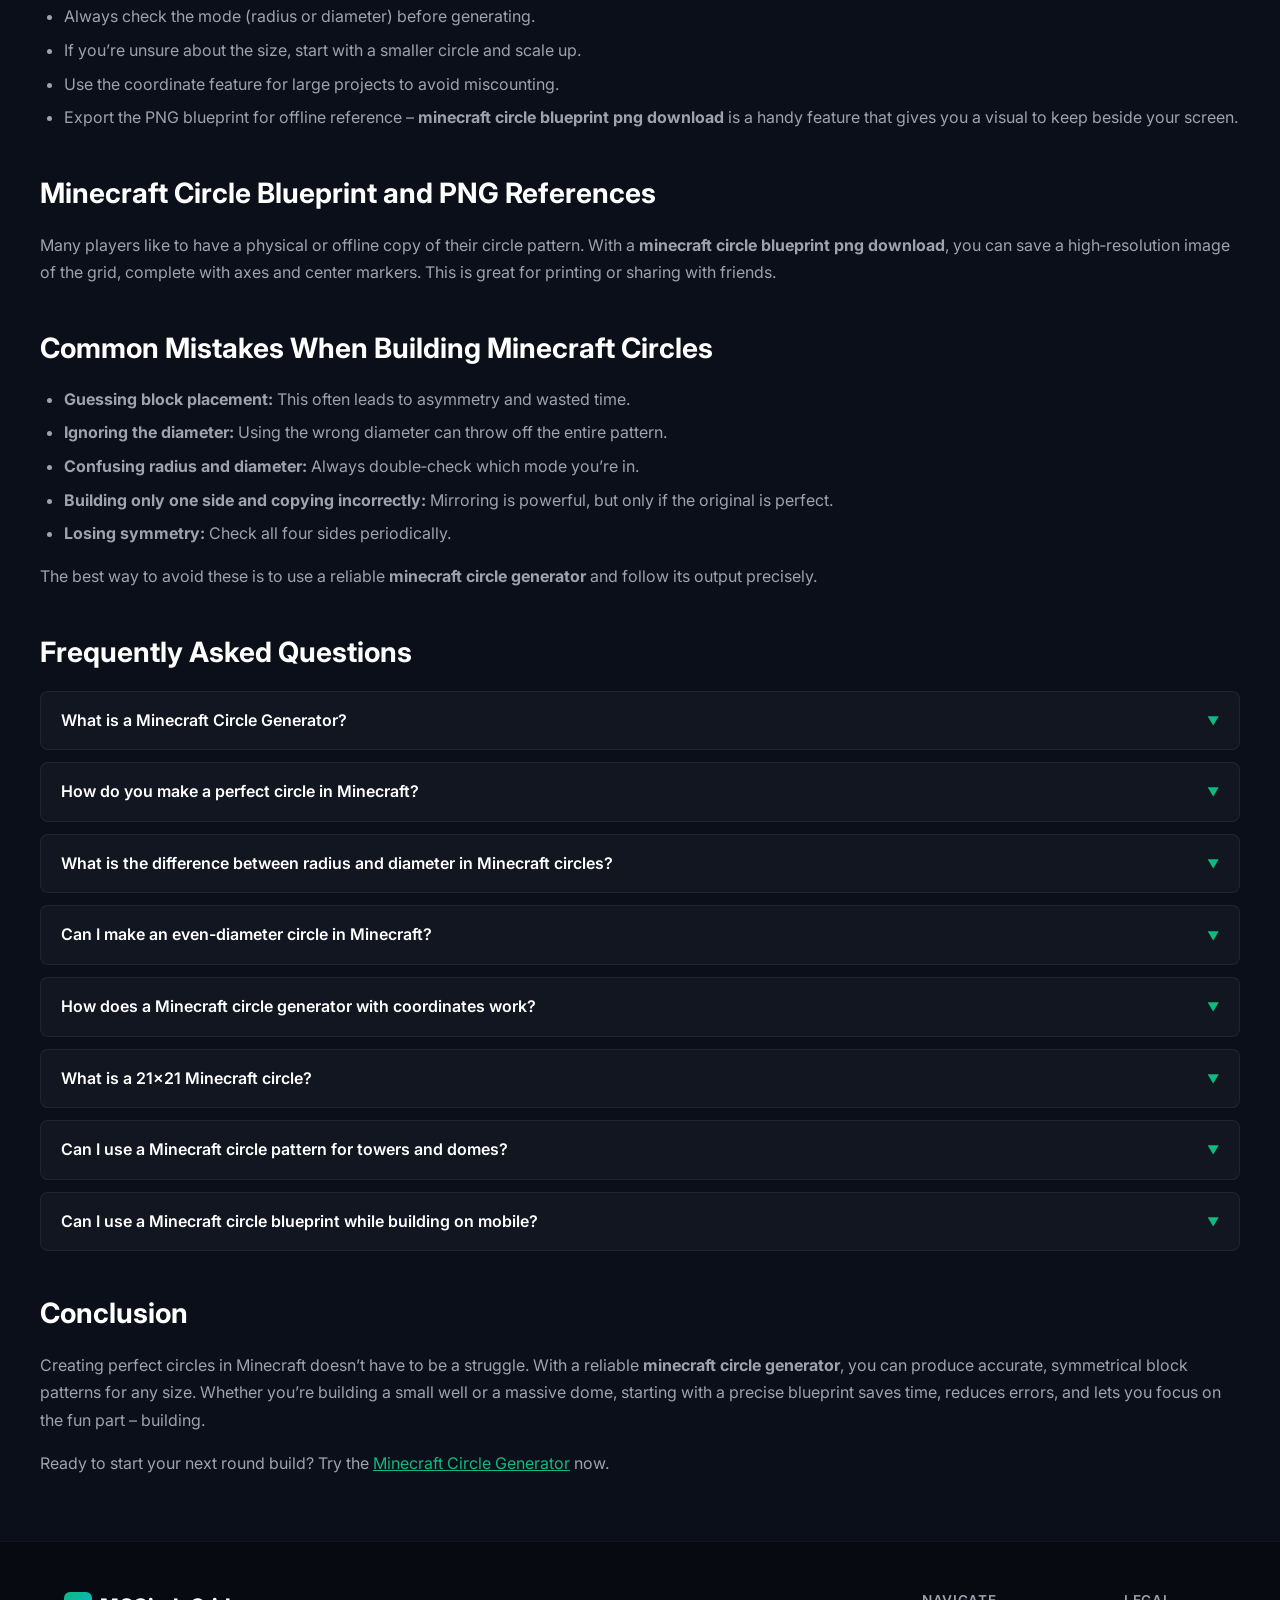
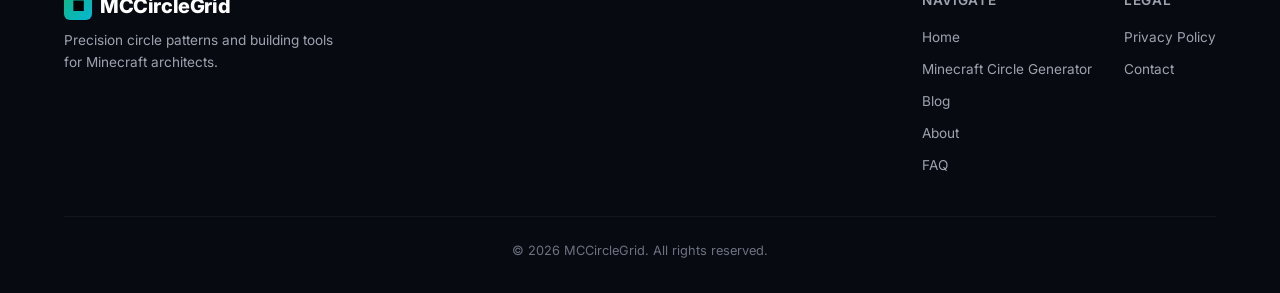
<file: blog/How to Make Perfect Circles in Minecraft/index.html>
<!DOCTYPE html>
<html lang="en">
<head>
    <meta charset="UTF-8">
    <meta name="viewport" content="width=device-width, initial-scale=1.0">
    <title>Minecraft Circle Generator: How to Make Perfect Circles in Minecraft | MCCircleGrid</title>
    <meta name="description" content="Learn how to use the Minecraft Circle Generator to create precise block circles for towers, domes, and more. Includes radius, diameter, coordinates, and 21x21 circle chart.">

    <!-- Canonical -->
    <link rel="canonical" href="https://mccirclegrid.com/blog/minecraft-circle-generator-guide/">

    <!-- Open Graph -->
    <meta property="og:title" content="Minecraft Circle Generator: How to Make Perfect Circles in Minecraft | MCCircleGrid">
    <meta property="og:description" content="Learn how to use the Minecraft Circle Generator to create precise block circles for towers, domes, and more. Includes radius, diameter, coordinates, and 21x21 circle chart.">
    <meta property="og:url" content="https://mccirclegrid.com/blog/minecraft-circle-generator-guide/">
    <meta property="og:type" content="article">

    <!-- Twitter Card -->
    <meta name="twitter:card" content="summary">
    <meta name="twitter:title" content="Minecraft Circle Generator: How to Make Perfect Circles in Minecraft | MCCircleGrid">
    <meta name="twitter:description" content="Learn how to use the Minecraft Circle Generator to create precise block circles for towers, domes, and more.">

    <!-- Google Fonts -->
    <link rel="preconnect" href="https://fonts.googleapis.com">
    <link rel="preconnect" href="https://fonts.gstatic.com" crossorigin>
    <link href="https://fonts.googleapis.com/css2?family=Inter:opsz,wght@14..32,400;14..32,500;14..32,600;14..32,700;14..32,800&family=JetBrains+Mono:wght@400;600&display=swap" rel="stylesheet">

    <!-- Theme flash prevention -->
    <script>
        (function() {
            try {
                window.__mcTheme = localStorage.getItem('mcCircleTheme') || 'dark';
            } catch (e) {
                window.__mcTheme = 'dark';
            }
        })();
    </script>

    <style>
        /* ========== CSS Variables for Theme (identical to homepage) ========== */
        :root {
            --bg-body: #0b0f19;
            --bg-header: rgba(11, 15, 25, 0.85);
            --bg-card: rgba(255, 255, 255, 0.03);
            --bg-card-hover: rgba(255, 255, 255, 0.06);
            --border-color: rgba(255, 255, 255, 0.06);
            --border-hover: rgba(16, 185, 129, 0.3);
            --text-primary: #ffffff;
            --text-secondary: #e5e7eb;
            --text-muted: #9ca3af;
            --text-dim: #6b7280;
            --accent: #10b981;
            --accent-hover: #34d399;
            --cta-bg: #10b981;
            --cta-text: #0b0f19;
            --footer-bg: rgba(0, 0, 0, 0.3);
            --footer-border: rgba(255, 255, 255, 0.05);
            --link-color: #10b981;
            --link-hover: #34d399;
        }

        /* Light theme overrides */
        body.light-theme {
            --bg-body: #f8fafc;
            --bg-header: rgba(255, 255, 255, 0.9);
            --bg-card: #ffffff;
            --bg-card-hover: #f1f5f9;
            --border-color: #e2e8f0;
            --border-hover: #10b981;
            --text-primary: #0f172a;
            --text-secondary: #1e293b;
            --text-muted: #475569;
            --text-dim: #94a3b8;
            --accent: #10b981;
            --accent-hover: #059669;
            --cta-bg: #10b981;
            --cta-text: #ffffff;
            --footer-bg: #ffffff;
            --footer-border: #e2e8f0;
            --link-color: #10b981;
            --link-hover: #059669;
        }

        /* Reset & Base */
        *,
        *::before,
        *::after {
            box-sizing: border-box;
            margin: 0;
            padding: 0;
        }

        body {
            font-family: 'Inter', -apple-system, BlinkMacSystemFont, "Segoe UI", Roboto, Helvetica, Arial, sans-serif;
            background-color: var(--bg-body);
            color: var(--text-secondary);
            line-height: 1.6;
            overflow-x: hidden;
            transition: background-color 0.2s, color 0.2s;
        }

        a {
            color: var(--link-color);
            text-decoration: none;
            transition: color 0.2s;
        }

        a:hover {
            color: var(--link-hover);
        }

        /* Container */
        .container {
            max-width: 1200px;
            margin: 0 auto;
            padding: 0 1.5rem;
        }

        /* Header */
        .header {
            background-color: var(--bg-header);
            backdrop-filter: blur(8px);
            border-bottom: 1px solid var(--border-color);
            position: sticky;
            top: 0;
            z-index: 100;
            transition: background-color 0.2s, border-color 0.2s;
        }

        .header-inner {
            display: flex;
            align-items: center;
            justify-content: space-between;
            padding: 0.75rem 0;
            flex-wrap: wrap;
            gap: 0.5rem;
        }

        .logo {
            font-size: 1.25rem;
            font-weight: 800;
            letter-spacing: -0.02em;
            color: var(--text-primary);
            display: flex;
            align-items: center;
            gap: 0.5rem;
        }

        .logo-icon {
            display: inline-block;
            width: 28px;
            height: 28px;
            background: linear-gradient(135deg, #10b981, #06b6d4);
            border-radius: 6px;
            text-align: center;
            line-height: 28px;
            font-size: 0.9rem;
            color: #000;
            font-weight: 800;
        }

        .nav {
            display: flex;
            align-items: center;
            gap: 1.25rem;
            flex-wrap: wrap;
        }

        .nav a {
            color: var(--text-muted);
            font-weight: 500;
            font-size: 0.9rem;
            transition: color 0.2s;
        }

        .nav a:hover {
            color: var(--text-primary);
        }

        .nav a.active {
            color: var(--text-primary);
            font-weight: 600;
        }

        .nav .cta-link {
            background-color: var(--cta-bg);
            color: var(--cta-text);
            padding: 0.5rem 1rem;
            border-radius: 6px;
            font-weight: 700;
            font-size: 0.875rem;
            transition: background-color 0.2s;
        }

        .nav .cta-link:hover {
            background-color: var(--accent-hover);
            color: var(--cta-text);
        }

        .theme-toggle-btn {
            background: none;
            border: 1px solid var(--border-color);
            color: var(--text-muted);
            padding: 0.3rem 0.7rem;
            border-radius: 6px;
            font-size: 0.8rem;
            cursor: pointer;
            transition: all 0.2s;
            font-weight: 600;
        }

        .theme-toggle-btn:hover {
            border-color: var(--accent);
            color: var(--text-primary);
        }

        .nav-toggle {
            display: none;
            background: none;
            border: none;
            color: var(--text-primary);
            font-size: 1.5rem;
            cursor: pointer;
            padding: 0.25rem;
        }

        @media (max-width: 768px) {
            .nav-toggle {
                display: block;
            }

            .nav {
                display: none;
                width: 100%;
                flex-direction: column;
                gap: 0.75rem;
                padding: 1rem 0;
                border-top: 1px solid var(--border-color);
            }

            .nav.open {
                display: flex;
            }

            .nav a {
                width: 100%;
                text-align: center;
                padding: 0.25rem 0;
            }

            .nav .cta-link {
                width: auto;
                text-align: center;
                padding: 0.5rem 1rem;
            }
        }

        /* Breadcrumb */
        .breadcrumb {
            padding: 1rem 0 0.5rem;
            font-size: 0.875rem;
            color: var(--text-muted);
        }

        .breadcrumb a {
            color: var(--text-muted);
        }

        .breadcrumb a:hover {
            color: var(--text-primary);
        }

        .breadcrumb .separator {
            margin: 0 0.4rem;
            color: var(--text-dim);
        }

        .breadcrumb .current {
            color: var(--text-primary);
            font-weight: 500;
        }

        /* Article */
        .article {
            padding: 2rem 0 3rem;
        }

        .article h1 {
            font-size: 2.5rem;
            font-weight: 800;
            letter-spacing: -0.03em;
            line-height: 1.15;
            margin-bottom: 1.5rem;
            color: var(--text-primary);
        }

        .article h2 {
            font-size: 1.75rem;
            font-weight: 700;
            margin-top: 2.5rem;
            margin-bottom: 1rem;
            color: var(--text-primary);
        }

        .article h3 {
            font-size: 1.25rem;
            font-weight: 600;
            margin-top: 1.5rem;
            margin-bottom: 0.75rem;
            color: var(--text-primary);
        }

        .article p {
            color: var(--text-muted);
            margin-bottom: 1rem;
            line-height: 1.7;
        }

        .article ul,
        .article ol {
            color: var(--text-muted);
            margin-left: 1.5rem;
            margin-bottom: 1rem;
        }

        .article li {
            margin-bottom: 0.5rem;
        }

        .article a {
            color: var(--accent);
            text-decoration: underline;
        }

        .article .faq-item {
            background-color: var(--bg-card);
            border: 1px solid var(--border-color);
            border-radius: 8px;
            margin-bottom: 0.75rem;
        }

        .article .faq-item details {
            padding: 1rem 1.25rem;
        }

        .article .faq-item summary {
            cursor: pointer;
            list-style: none;
            font-weight: 600;
            color: var(--text-primary);
            display: flex;
            justify-content: space-between;
            align-items: center;
            user-select: none;
        }

        .article .faq-item summary::-webkit-details-marker {
            display: none;
        }

        .article .faq-item summary::after {
            content: "▼";
            font-size: 0.75rem;
            color: var(--accent);
            transition: transform 0.2s;
        }

        .article .faq-item details[open] summary::after {
            transform: rotate(180deg);
        }

        .article .faq-item .faq-answer {
            color: var(--text-muted);
            margin-top: 0.75rem;
            padding-top: 0.75rem;
            border-top: 1px solid var(--border-color);
            font-size: 0.9rem;
            line-height: 1.5;
        }

        @media (max-width: 640px) {
            .article h1 {
                font-size: 2rem;
            }
            .article h2 {
                font-size: 1.5rem;
            }
        }

        /* Footer */
        .footer {
            background-color: var(--footer-bg);
            border-top: 1px solid var(--footer-border);
            padding: 3rem 0 2rem;
        }

        .footer-inner {
            display: flex;
            flex-wrap: wrap;
            justify-content: space-between;
            gap: 2rem;
        }

        .footer-brand {
            max-width: 280px;
        }

        .footer-brand .logo {
            margin-bottom: 0.5rem;
        }

        .footer-brand p {
            color: var(--text-muted);
            font-size: 0.85rem;
        }

        .footer-links {
            display: flex;
            flex-wrap: wrap;
            gap: 2rem;
        }

        .footer-links-column h4 {
            font-size: 0.85rem;
            font-weight: 600;
            color: var(--text-muted);
            margin-bottom: 0.75rem;
            text-transform: uppercase;
            letter-spacing: 0.05em;
        }

        .footer-links-column ul {
            list-style: none;
        }

        .footer-links-column ul li {
            margin-bottom: 0.4rem;
        }

        .footer-links-column ul li a {
            color: var(--text-muted);
            font-size: 0.85rem;
        }

        .footer-links-column ul li a:hover {
            color: var(--text-primary);
        }

        .footer-bottom {
            margin-top: 2rem;
            padding-top: 1.5rem;
            border-top: 1px solid var(--footer-border);
            text-align: center;
            color: var(--text-dim);
            font-size: 0.8rem;
        }

        /* Accessibility */
        :focus-visible {
            outline: 2px solid var(--accent);
            outline-offset: 2px;
        }

        .skip-link {
            position: absolute;
            top: -999px;
            left: 50%;
            transform: translateX(-50%);
            background: var(--accent);
            color: #0b0f19;
            padding: 0.5rem 1rem;
            border-radius: 0 0 6px 6px;
            z-index: 999;
        }

        .skip-link:focus {
            top: 0;
        }

        /* Responsive tweaks */
        @media (max-width: 640px) {
            .footer-inner {
                flex-direction: column;
                gap: 1.5rem;
            }
            .footer-links {
                flex-direction: column;
                gap: 1rem;
            }
        }
    </style>

    <!-- JSON-LD Structured Data -->
    <script type="application/ld+json">
        {
            "@context": "https://schema.org",
            "@graph": [
                {
                    "@type": "WebSite",
                    "@id": "https://mccirclegrid.com/#website",
                    "url": "https://mccirclegrid.com/",
                    "name": "MCCircleGrid",
                    "description": "MCCircleGrid helps Minecraft builders create precise circle patterns, coordinates, and blueprints for round builds, towers, domes, and more.",
                    "inLanguage": "en-US"
                },
                {
                    "@type": "Organization",
                    "@id": "https://mccirclegrid.com/#organization",
                    "name": "MCCircleGrid",
                    "url": "https://mccirclegrid.com/"
                },
                {
                    "@type": "BreadcrumbList",
                    "@id": "https://mccirclegrid.com/blog/minecraft-circle-generator-guide/#breadcrumb",
                    "itemListElement": [
                        {
                            "@type": "ListItem",
                            "position": 1,
                            "name": "Home",
                            "item": "https://mccirclegrid.com/"
                        },
                        {
                            "@type": "ListItem",
                            "position": 2,
                            "name": "Blog",
                            "item": "https://mccirclegrid.com/blog/"
                        },
                        {
                            "@type": "ListItem",
                            "position": 3,
                            "name": "Minecraft Circle Generator: How to Make Perfect Circles in Minecraft",
                            "item": "https://mccirclegrid.com/blog/minecraft-circle-generator-guide/"
                        }
                    ]
                },
                {
                    "@type": "Article",
                    "@id": "https://mccirclegrid.com/blog/minecraft-circle-generator-guide/#article",
                    "headline": "Minecraft Circle Generator: How to Make Perfect Circles in Minecraft",
                    "description": "Learn how to use the Minecraft Circle Generator to create precise block circles for towers, domes, and more. Includes radius, diameter, coordinates, and 21x21 circle chart.",
                    "author": {
                        "@type": "Organization",
                        "name": "MCCircleGrid"
                    },
                    "publisher": {
                        "@type": "Organization",
                        "name": "MCCircleGrid"
                    },
                    "mainEntityOfPage": {
                        "@type": "WebPage",
                        "@id": "https://mccirclegrid.com/blog/minecraft-circle-generator-guide/"
                    },
                    "datePublished": "2026-04-12",
                    "dateModified": "2026-04-12"
                },
                {
                    "@type": "FAQPage",
                    "@id": "https://mccirclegrid.com/blog/minecraft-circle-generator-guide/#faq",
                    "mainEntity": [
                        {
                            "@type": "Question",
                            "name": "What is a Minecraft Circle Generator?",
                            "acceptedAnswer": {
                                "@type": "Answer",
                                "text": "A Minecraft Circle Generator is a tool that translates a desired circle size into a block-by-block grid pattern, showing exactly which blocks to place to form a circle in Minecraft."
                            }
                        },
                        {
                            "@type": "Question",
                            "name": "How do you make a perfect circle in Minecraft?",
                            "acceptedAnswer": {
                                "@type": "Answer",
                                "text": "You make a perfect circle in Minecraft by using a circle generator that calculates the correct block positions on a grid. Choose your radius or diameter, generate the pattern, and place blocks according to the grid."
                            }
                        },
                        {
                            "@type": "Question",
                            "name": "What is the difference between radius and diameter in Minecraft circles?",
                            "acceptedAnswer": {
                                "@type": "Answer",
                                "text": "Radius is the distance from the center of the circle to its edge. Diameter is the total width across the circle, passing through the center. In Minecraft, diameter = radius × 2 + 1 for odd diameters, and radius × 2 for even diameters."
                            }
                        },
                        {
                            "@type": "Question",
                            "name": "Can I make an even-diameter circle in Minecraft?",
                            "acceptedAnswer": {
                                "@type": "Answer",
                                "text": "Yes, even-diameter circles are possible. They have a 2×2 center block arrangement instead of a single center block, which is useful for double doors and symmetrical layouts."
                            }
                        },
                        {
                            "@type": "Question",
                            "name": "How does a Minecraft circle generator with coordinates work?",
                            "acceptedAnswer": {
                                "@type": "Answer",
                                "text": "A generator with coordinates provides the exact X and Z world positions for each block. You can enter your world's center coordinates, and the tool translates the grid pattern into actual in-game coordinates, making placement precise."
                            }
                        },
                        {
                            "@type": "Question",
                            "name": "What is a 21×21 Minecraft circle?",
                            "acceptedAnswer": {
                                "@type": "Answer",
                                "text": "A 21×21 Minecraft circle is a circle with a diameter of 21 blocks. It has a single center block and is a popular size for mid-sized builds like fountains, towers, and circular marketplaces."
                            }
                        },
                        {
                            "@type": "Question",
                            "name": "Can I use a Minecraft circle pattern for towers and domes?",
                            "acceptedAnswer": {
                                "@type": "Answer",
                                "text": "Absolutely. Circles are the foundation for many structures, including towers, domes, arenas, and castles. A precise base pattern ensures symmetry and accuracy as you build upward."
                            }
                        },
                        {
                            "@type": "Question",
                            "name": "Can I use a Minecraft circle blueprint while building on mobile?",
                            "acceptedAnswer": {
                                "@type": "Answer",
                                "text": "Yes, many circle generators are mobile-friendly, allowing you to view and interact with the blueprint on your phone or tablet while you build in-game."
                            }
                        }
                    ]
                }
            ]
        }
    </script>
</head>
<body>
    <!-- Immediately apply stored theme -->
    <script>
        (function() {
            if (window.__mcTheme === 'light') {
                document.body.classList.add('light-theme');
            } else {
                document.body.classList.remove('light-theme');
            }
        })();
    </script>

    <a href="#main-content" class="skip-link">Skip to main content</a>

    <!-- Header (identical to homepage) -->
    <header class="header" role="banner">
        <div class="container">
            <div class="header-inner">
                <div class="logo">
                    <span class="logo-icon">■</span>
                    MCCircleGrid
                </div>

                <button class="nav-toggle" id="navToggle" aria-label="Toggle navigation" aria-expanded="false">
                    ☰
                </button>

                <nav class="nav" id="mainNav" role="navigation" aria-label="Main navigation">
                    <a href="/">Home</a>
                    <a href="/#how-it-works">How It Works</a>
                    <a href="/#faq">FAQ</a>
                    <a href="/blog/" class="active">Blog</a>
                    <a href="/about/">About</a>
                    <a href="/minecraft-circle-generator/" class="cta-link">Minecraft Circle Generator</a>
                    <button type="button" id="themeToggleBtn" class="theme-toggle-btn" onclick="toggleTheme()" aria-label="Toggle light or dark theme">
                        <span>🌙</span>
                    </button>
                </nav>
            </div>
        </div>
    </header>

    <!-- Main -->
    <main id="main-content">

        <!-- Breadcrumb -->
        <div class="container">
            <nav class="breadcrumb" aria-label="Breadcrumb">
                <a href="/">Home</a>
                <span class="separator">/</span>
                <a href="/blog/">Blog</a>
                <span class="separator">/</span>
                <span class="current">Minecraft Circle Generator: How to Make Perfect Circles in Minecraft</span>
            </nav>
        </div>

        <!-- Article -->
        <article class="article container" itemscope itemtype="https://schema.org/Article">
            <h1 itemprop="headline">Minecraft Circle Generator: How to Make Perfect Circles in Minecraft</h1>

            <p><em>Published on April 12, 2026</em></p>

            <p>Building a perfect circle in Minecraft can feel like a challenge. After all, the world is made of square blocks, and real circles are smooth. Yet, with the right tool and a clear understanding of how block grids work, you can build impressive round structures that look great and are structurally sound. This guide will walk you through everything you need to know about creating Minecraft circles, from choosing the right size to using a <strong>minecraft circle generator</strong> for precise results.</p>

            <h2>Why Are Circles Difficult to Build in Minecraft?</h2>
            <p>Minecraft’s grid is composed of 1×1×1 meter blocks. Unlike a vector drawing program, you can’t place a block at a fractional coordinate. Every block occupies an integer position. To approximate a curve, you have to select a set of blocks that together form the outline of a circle. Doing this manually often leads to lopsided shapes, unexpected flat spots, and a loss of symmetry. That’s why many players turn to a <strong>minecraft circle generator</strong> to do the heavy lifting.</p>

            <h2>What Is a Minecraft Circle Generator?</h2>
            <p>A <strong>minecraft circle generator</strong> is a tool that takes a desired radius or diameter and calculates which blocks to place on a grid to form the most accurate circle possible. It uses a mathematical algorithm—often based on Euclidean distance—to decide which cells fall inside the circle boundary. The result is a block‑by‑block grid pattern that you can follow in your world.</p>
            <p>Using a generator eliminates guesswork. You don’t have to count blocks, worry about symmetry, or correct mistakes halfway through. Just choose your size, generate the pattern, and build.</p>

            <h2>How to Make a Circle in Minecraft</h2>
            <p>Here’s a simple four‑step process to build a circle using a <strong>minecraft circle generator</strong>:</p>

            <h3>Step 1: Choose Your Circle Size</h3>
            <p>Decide how large you want your circle to be. This is usually expressed as a <strong>radius</strong> (the distance from the center to the edge) or a <strong>diameter</strong> (the total width across the circle). For example, a radius of 10 gives a diameter of 21 (since diameter = radius × 2 + 1 for odd circles).</p>

            <h3>Step 2: Decide Between Radius and Diameter</h3>
            <p>Most generators let you input either a radius or a diameter. If you’re building a tower, you might start with a radius. If you’re planning a dome, you may prefer diameter. Both work equally well; the generator handles the conversion.</p>

            <h3>Step 3: Follow the Block Pattern</h3>
            <p>Once you’ve set your size, the generator produces a grid. Each cell that should contain a block is highlighted. Place blocks in your world corresponding to those cells. Start from the center and work outward.</p>

            <h3>Step 4: Check the Four Sides for Symmetry</h3>
            <p>After placing the first few rows, step back and check that the circle looks symmetrical from all four directions. If something seems off, compare your placement with the blueprint. A reliable generator ensures symmetry, but it’s always good to double‑check.</p>

            <h2>Minecraft Radius vs. Diameter</h2>
            <p><strong>Radius</strong> is the distance from the center point to the outer edge. <strong>Diameter</strong> is the straight‑line distance across the circle through the center. In Minecraft block terms:</p>
            <ul>
                <li>For <strong>odd diameters</strong> (e.g., 5, 7, 9, 21), the radius is (diameter − 1) ÷ 2. These circles have a single center block.</li>
                <li>For <strong>even diameters</strong> (e.g., 6, 8, 10, 20), the radius is diameter ÷ 2. These circles have a 2×2 center area.</li>
            </ul>
            <p>Understanding this distinction is key when you’re planning a build that requires a specific center layout—like a pillar or a double doorway.</p>

            <h2>How Minecraft Circle Patterns Work on a Block Grid</h2>
            <p>A circle pattern is essentially a 2D rasterization of a mathematical circle. The generator checks each block position (x, z) on the grid and determines whether it falls within the circle’s boundary. For odd diameters, the center is at (0,0). For even diameters, the center is offset so that four central blocks form a square. This ensures that the pattern is as close to a perfect circle as possible given the constraints of a square grid.</p>

            <h2>Even Diameter Minecraft Circles</h2>
            <p>You may have searched for an <strong>even diameter minecraft circle generator</strong>. This is because even‑diameter circles have a unique center configuration. Instead of a single block, you have a 2×2 block center, which can be ideal for large doorways or symmetrical interior layouts. The generator handles this seamlessly, providing a balanced pattern that looks just as smooth as its odd‑diameter counterpart.</p>

            <h2>Minecraft Circle Generator With Coordinates</h2>
            <p>When you’re building a circle that spans multiple chunks, placing blocks by eye becomes difficult. That’s where a <strong>minecraft circle generator with coordinates</strong> becomes invaluable. The tool calculates the exact X and Z world coordinates for every block in the circle, so you can place blocks precisely without manual counting.</p>
            <p>Simply enter the world coordinates of your desired center point, and the generator translates the relative grid into absolute positions. You can then export the coordinate list or use the hover‑to‑view feature to check positions as you build. This is especially helpful for large‑scale projects like arenas or castle foundations.</p>

            <h2>Example: How to Build a 21x21 Minecraft Circle</h2>
            <p>The <strong>minecraft 21x21 circle chart</strong> is one of the most popular patterns. A 21×21 circle has a diameter of 21 blocks, with a single center block. It’s large enough to be the base of a tower or a fountain, but small enough to be manageable for a single player.</p>
            <p>To build one, simply select <strong>Diameter</strong> mode, enter 21, and generate the pattern. The grid will show exactly which blocks to place, with the center block clearly marked. Use the blueprint as your guide, starting from the center and placing blocks outward in a symmetrical fashion. This is a great practice project for anyone learning to work with circle patterns.</p>

            <h2>What Can You Build With Minecraft Circles?</h2>
            <p>Circles are the foundation of many impressive builds. Here are some common uses:</p>

            <h3>Round Towers</h3>
            <p>Classic castle keeps and watchtowers are often circular. A precise base ensures the tower rises straight and true.</p>

            <h3>Domes and Roofs</h3>
            <p>Domes are built by stacking horizontal circle layers of decreasing diameter. Each layer is a slightly smaller circle, creating a spherical shape.</p>

            <h3>Arenas and Colosseums</h3>
            <p>Circular arenas provide even sightlines and a dramatic central focus. They’re perfect for PvP or spectator events.</p>

            <h3>Wells and Circular Foundations</h3>
            <p>Even a simple well or a round patio benefits from a properly planned circle. It adds a polished, intentional look to any build.</p>

            <h2>How to Use a Minecraft Circle Generator More Efficiently</h2>
            <p>To get the most out of a generator:</p>
            <ul>
                <li>Always check the mode (radius or diameter) before generating.</li>
                <li>If you’re unsure about the size, start with a smaller circle and scale up.</li>
                <li>Use the coordinate feature for large projects to avoid miscounting.</li>
                <li>Export the PNG blueprint for offline reference – <strong>minecraft circle blueprint png download</strong> is a handy feature that gives you a visual to keep beside your screen.</li>
            </ul>

            <h2>Minecraft Circle Blueprint and PNG References</h2>
            <p>Many players like to have a physical or offline copy of their circle pattern. With a <strong>minecraft circle blueprint png download</strong>, you can save a high‑resolution image of the grid, complete with axes and center markers. This is great for printing or sharing with friends.</p>

            <h2>Common Mistakes When Building Minecraft Circles</h2>
            <ul>
                <li><strong>Guessing block placement:</strong> This often leads to asymmetry and wasted time.</li>
                <li><strong>Ignoring the diameter:</strong> Using the wrong diameter can throw off the entire pattern.</li>
                <li><strong>Confusing radius and diameter:</strong> Always double‑check which mode you’re in.</li>
                <li><strong>Building only one side and copying incorrectly:</strong> Mirroring is powerful, but only if the original is perfect.</li>
                <li><strong>Losing symmetry:</strong> Check all four sides periodically.</li>
            </ul>
            <p>The best way to avoid these is to use a reliable <strong>minecraft circle generator</strong> and follow its output precisely.</p>

            <h2>Frequently Asked Questions</h2>
            <div class="faq-item">
                <details>
                    <summary>What is a Minecraft Circle Generator?</summary>
                    <div class="faq-answer">A Minecraft Circle Generator is a tool that translates a desired circle size into a block‑by‑block grid pattern, showing exactly which blocks to place to form a circle in Minecraft.</div>
                </details>
            </div>
            <div class="faq-item">
                <details>
                    <summary>How do you make a perfect circle in Minecraft?</summary>
                    <div class="faq-answer">You make a perfect circle in Minecraft by using a circle generator that calculates the correct block positions on a grid. Choose your radius or diameter, generate the pattern, and place blocks according to the grid.</div>
                </details>
            </div>
            <div class="faq-item">
                <details>
                    <summary>What is the difference between radius and diameter in Minecraft circles?</summary>
                    <div class="faq-answer">Radius is the distance from the center of the circle to its edge. Diameter is the total width across the circle, passing through the center. In Minecraft, diameter = radius × 2 + 1 for odd diameters, and radius × 2 for even diameters.</div>
                </details>
            </div>
            <div class="faq-item">
                <details>
                    <summary>Can I make an even-diameter circle in Minecraft?</summary>
                    <div class="faq-answer">Yes, even‑diameter circles are possible. They have a 2×2 center block arrangement instead of a single center block, which is useful for double doors and symmetrical layouts.</div>
                </details>
            </div>
            <div class="faq-item">
                <details>
                    <summary>How does a Minecraft circle generator with coordinates work?</summary>
                    <div class="faq-answer">A generator with coordinates provides the exact X and Z world positions for each block. You can enter your world’s center coordinates, and the tool translates the grid pattern into actual in‑game coordinates, making placement precise.</div>
                </details>
            </div>
            <div class="faq-item">
                <details>
                    <summary>What is a 21×21 Minecraft circle?</summary>
                    <div class="faq-answer">A 21×21 Minecraft circle is a circle with a diameter of 21 blocks. It has a single center block and is a popular size for mid‑sized builds like fountains, towers, and circular marketplaces.</div>
                </details>
            </div>
            <div class="faq-item">
                <details>
                    <summary>Can I use a Minecraft circle pattern for towers and domes?</summary>
                    <div class="faq-answer">Absolutely. Circles are the foundation for many structures, including towers, domes, arenas, and castles. A precise base pattern ensures symmetry and accuracy as you build upward.</div>
                </details>
            </div>
            <div class="faq-item">
                <details>
                    <summary>Can I use a Minecraft circle blueprint while building on mobile?</summary>
                    <div class="faq-answer">Yes, many circle generators are mobile‑friendly, allowing you to view and interact with the blueprint on your phone or tablet while you build in‑game. The <strong>minecraft pixel circle generator mobile</strong> experience is designed to be touch‑optimized and easy to use.</div>
                </details>
            </div>

            <h2>Conclusion</h2>
            <p>Creating perfect circles in Minecraft doesn’t have to be a struggle. With a reliable <strong>minecraft circle generator</strong>, you can produce accurate, symmetrical block patterns for any size. Whether you’re building a small well or a massive dome, starting with a precise blueprint saves time, reduces errors, and lets you focus on the fun part – building.</p>
            <p>Ready to start your next round build? Try the <a href="/minecraft-circle-generator/">Minecraft Circle Generator</a> now.</p>
        </article>

    </main>

    <!-- Footer (identical to homepage) -->
    <footer class="footer" role="contentinfo">
        <div class="container">
            <div class="footer-inner">
                <div class="footer-brand">
                    <div class="logo">
                        <span class="logo-icon">■</span>
                        MCCircleGrid
                    </div>
                    <p>Precision circle patterns and building tools for Minecraft architects.</p>
                </div>
                <div class="footer-links">
                    <div class="footer-links-column">
                        <h4>Navigate</h4>
                        <ul>
                            <li><a href="/">Home</a></li>
                            <li><a href="/minecraft-circle-generator/">Minecraft Circle Generator</a></li>
                            <li><a href="/blog/">Blog</a></li>
                            <li><a href="/about/">About</a></li>
                            <li><a href="/#faq">FAQ</a></li>
                        </ul>
                    </div>
                    <div class="footer-links-column">
                        <h4>Legal</h4>
                        <ul>
                            <li><a href="/privacy-policy/">Privacy Policy</a></li>
                            <li><a href="/contact/">Contact</a></li>
                        </ul>
                    </div>
                </div>
            </div>
            <div class="footer-bottom">
                &copy; 2026 MCCircleGrid. All rights reserved.
            </div>
        </div>
    </footer>

    <!-- JavaScript -->
    <script>
        // Mobile navigation toggle
        const toggle = document.getElementById('navToggle');
        const nav = document.getElementById('mainNav');

        toggle.addEventListener('click', function() {
            const isOpen = nav.classList.toggle('open');
            toggle.setAttribute('aria-expanded', isOpen);
            toggle.textContent = isOpen ? '✕' : '☰';
        });

        nav.querySelectorAll('a').forEach(link => {
            link.addEventListener('click', function() {
                if (nav.classList.contains('open')) {
                    nav.classList.remove('open');
                    toggle.setAttribute('aria-expanded', 'false');
                    toggle.textContent = '☰';
                }
            });
        });

        // Theme toggle
        function toggleTheme() {
            const body = document.body;
            const isLight = body.classList.toggle('light-theme');
            const btn = document.getElementById('themeToggleBtn');
            if (btn) {
                btn.innerHTML = isLight ? '☀️' : '🌙';
            }
            localStorage.setItem('mcCircleTheme', isLight ? 'light' : 'dark');
        }

        // Sync theme icon on load
        (function syncThemeIcon() {
            const btn = document.getElementById('themeToggleBtn');
            if (btn) {
                const isLight = document.body.classList.contains('light-theme');
                btn.innerHTML = isLight ? '☀️' : '🌙';
            }
        })();
    </script>
</body>
</html>
</file>
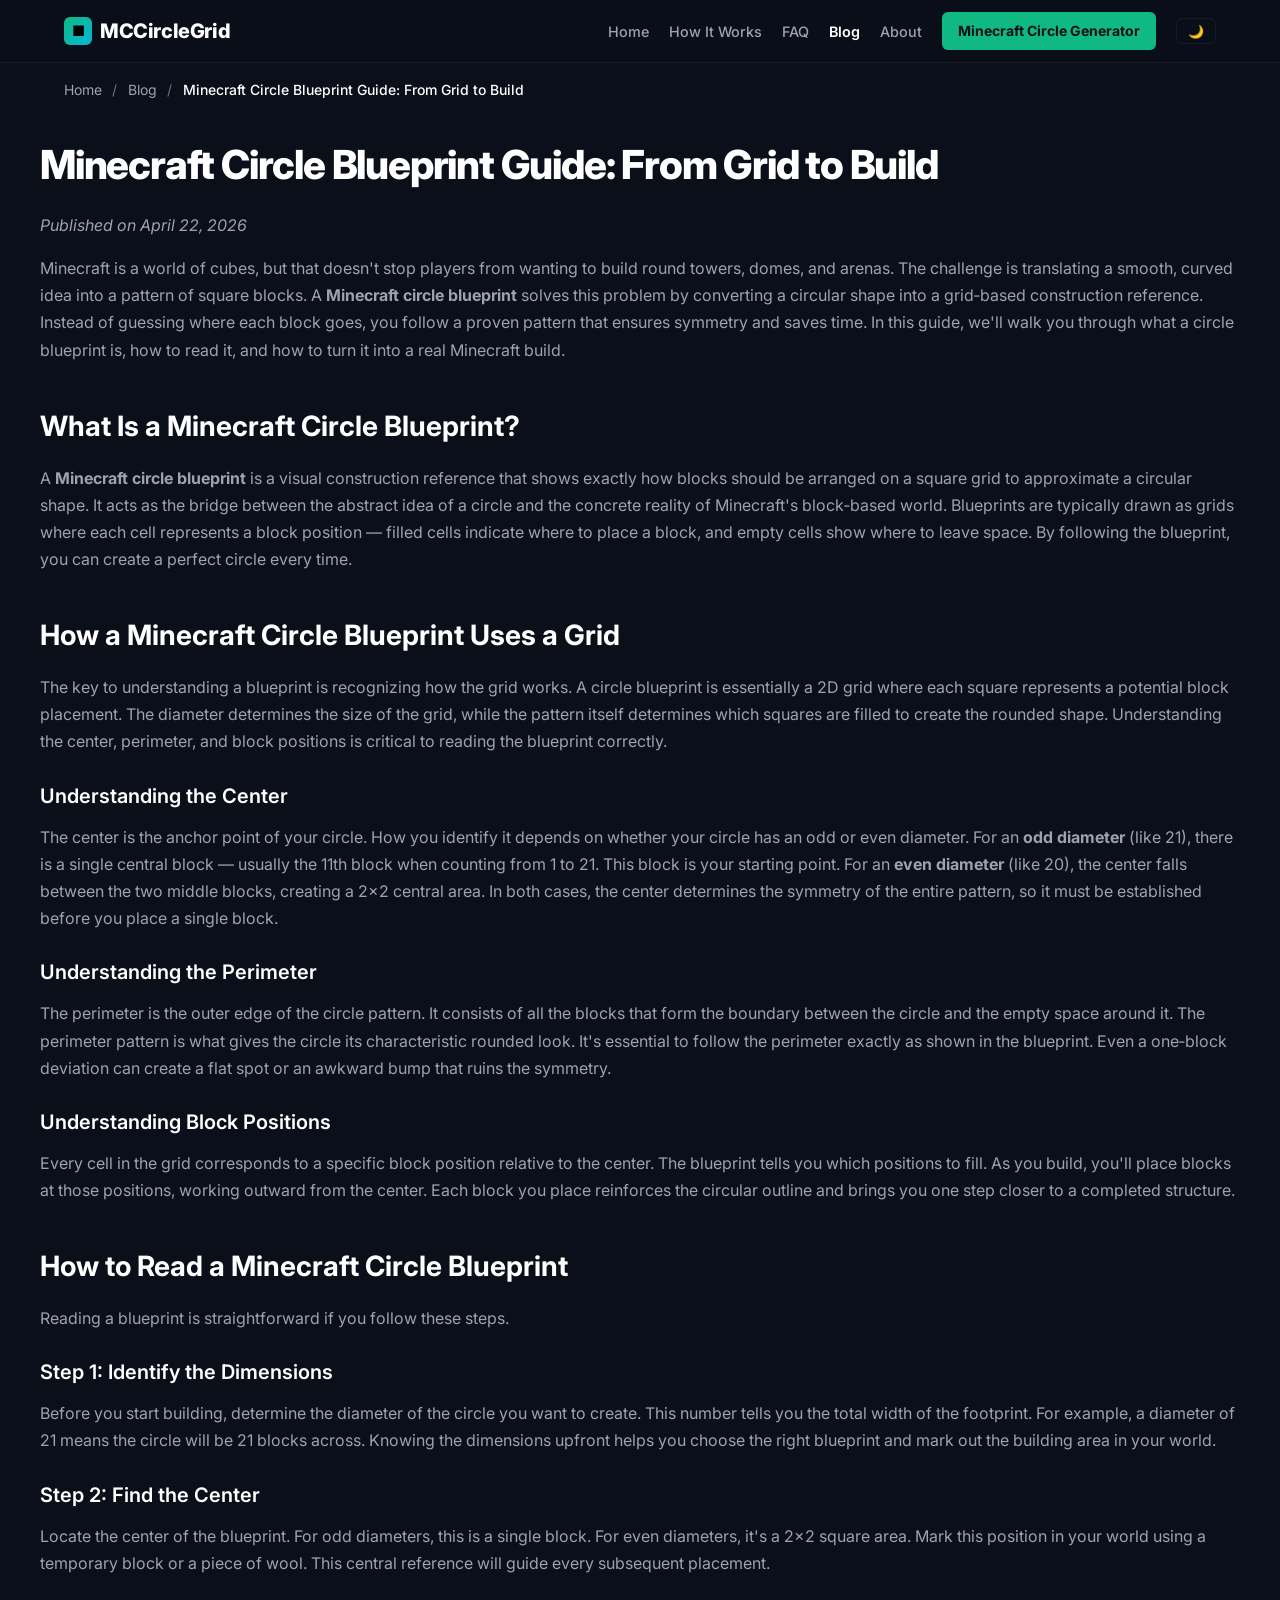
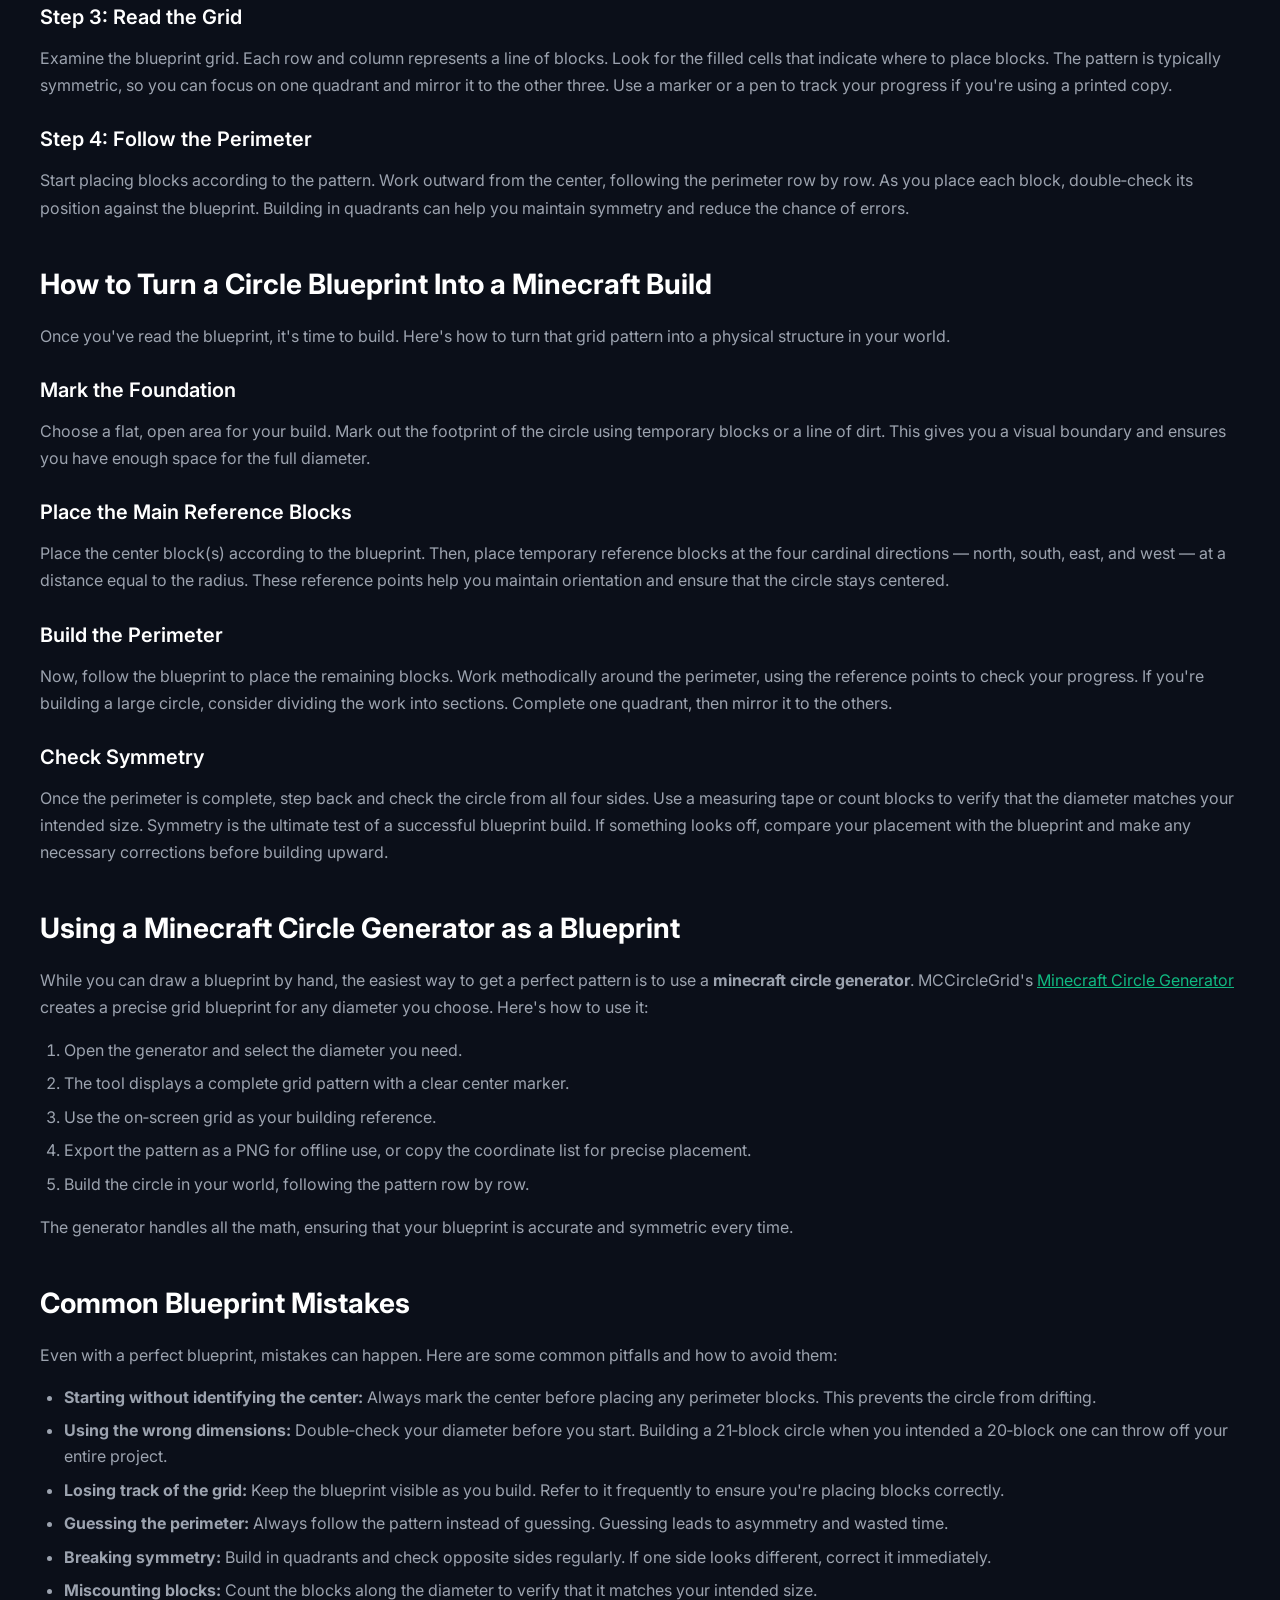
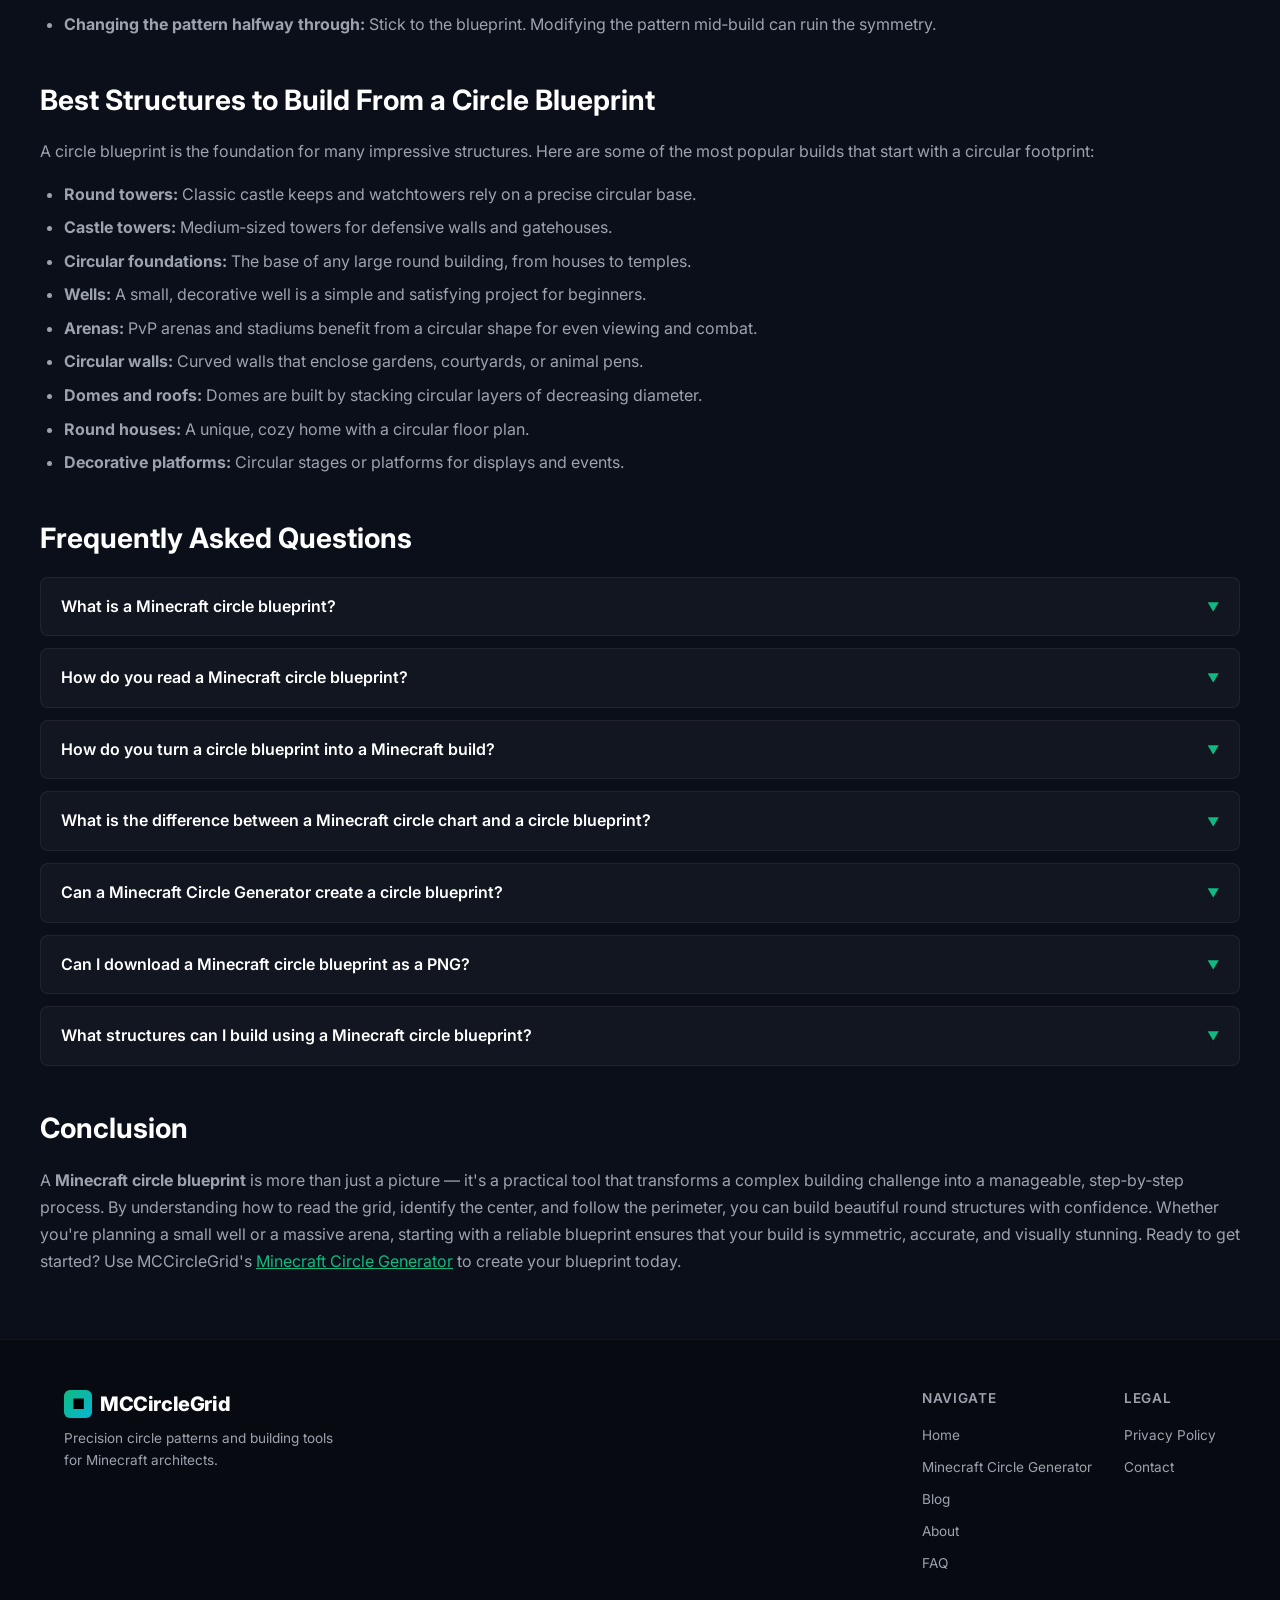
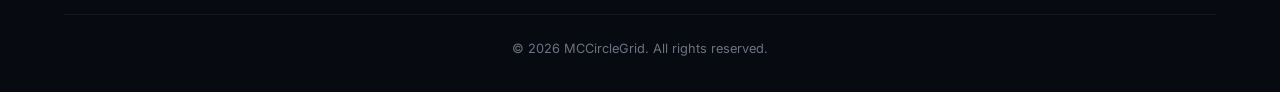
<file: blog/Minecraft Circle Blueprint Guide/index.html>
<!DOCTYPE html>
<html lang="en">
<head>
    <meta charset="UTF-8">
    <meta name="viewport" content="width=device-width, initial-scale=1.0">
    <title>Minecraft Circle Blueprint Guide: From Grid to Build | MCCircleGrid</title>
    <meta name="description" content="Learn how to use a Minecraft circle blueprint to turn a grid pattern into an accurate block build. Step-by-step guide from blueprint to round structures.">

    <!-- Canonical -->
    <link rel="canonical" href="https://mccirclegrid.com/blog/minecraft-circle-blueprint-guide/">

    <!-- Open Graph -->
    <meta property="og:title" content="Minecraft Circle Blueprint Guide: From Grid to Build | MCCircleGrid">
    <meta property="og:description" content="Learn how to use a Minecraft circle blueprint to turn a grid pattern into an accurate block build. Step-by-step guide from blueprint to round structures.">
    <meta property="og:url" content="https://mccirclegrid.com/blog/minecraft-circle-blueprint-guide/">
    <meta property="og:type" content="article">

    <!-- Twitter Card -->
    <meta name="twitter:card" content="summary">
    <meta name="twitter:title" content="Minecraft Circle Blueprint Guide: From Grid to Build | MCCircleGrid">
    <meta name="twitter:description" content="Learn how to use a Minecraft circle blueprint to turn a grid pattern into an accurate block build. Step-by-step guide from blueprint to round structures.">

    <!-- Google Fonts -->
    <link rel="preconnect" href="https://fonts.googleapis.com">
    <link rel="preconnect" href="https://fonts.gstatic.com" crossorigin>
    <link href="https://fonts.googleapis.com/css2?family=Inter:opsz,wght@14..32,400;14..32,500;14..32,600;14..32,700;14..32,800&family=JetBrains+Mono:wght@400;600&display=swap" rel="stylesheet">

    <!-- Theme flash prevention -->
    <script>
        (function() {
            try {
                window.__mcTheme = localStorage.getItem('mcCircleTheme') || 'dark';
            } catch (e) {
                window.__mcTheme = 'dark';
            }
        })();
    </script>

    <style>
        /* ========== CSS Variables for Theme ========== */
        :root {
            --bg-body: #0b0f19;
            --bg-header: rgba(11, 15, 25, 0.85);
            --bg-card: rgba(255, 255, 255, 0.03);
            --bg-card-hover: rgba(255, 255, 255, 0.06);
            --border-color: rgba(255, 255, 255, 0.06);
            --border-hover: rgba(16, 185, 129, 0.3);
            --text-primary: #ffffff;
            --text-secondary: #e5e7eb;
            --text-muted: #9ca3af;
            --text-dim: #6b7280;
            --accent: #10b981;
            --accent-hover: #34d399;
            --cta-bg: #10b981;
            --cta-text: #0b0f19;
            --footer-bg: rgba(0, 0, 0, 0.3);
            --footer-border: rgba(255, 255, 255, 0.05);
            --link-color: #10b981;
            --link-hover: #34d399;
        }

        /* Light theme overrides */
        body.light-theme {
            --bg-body: #f8fafc;
            --bg-header: rgba(255, 255, 255, 0.9);
            --bg-card: #ffffff;
            --bg-card-hover: #f1f5f9;
            --border-color: #e2e8f0;
            --border-hover: #10b981;
            --text-primary: #0f172a;
            --text-secondary: #1e293b;
            --text-muted: #475569;
            --text-dim: #94a3b8;
            --accent: #10b981;
            --accent-hover: #059669;
            --cta-bg: #10b981;
            --cta-text: #ffffff;
            --footer-bg: #ffffff;
            --footer-border: #e2e8f0;
            --link-color: #10b981;
            --link-hover: #059669;
        }

        /* Reset & Base */
        *,
        *::before,
        *::after {
            box-sizing: border-box;
            margin: 0;
            padding: 0;
        }

        body {
            font-family: 'Inter', -apple-system, BlinkMacSystemFont, "Segoe UI", Roboto, Helvetica, Arial, sans-serif;
            background-color: var(--bg-body);
            color: var(--text-secondary);
            line-height: 1.6;
            overflow-x: hidden;
            transition: background-color 0.2s, color 0.2s;
        }

        a {
            color: var(--link-color);
            text-decoration: none;
            transition: color 0.2s;
        }

        a:hover {
            color: var(--link-hover);
        }

        /* Container */
        .container {
            max-width: 1200px;
            margin: 0 auto;
            padding: 0 1.5rem;
        }

        /* Header */
        .header {
            background-color: var(--bg-header);
            backdrop-filter: blur(8px);
            border-bottom: 1px solid var(--border-color);
            position: sticky;
            top: 0;
            z-index: 100;
            transition: background-color 0.2s, border-color 0.2s;
        }

        .header-inner {
            display: flex;
            align-items: center;
            justify-content: space-between;
            padding: 0.75rem 0;
            flex-wrap: wrap;
            gap: 0.5rem;
        }

        .logo {
            font-size: 1.25rem;
            font-weight: 800;
            letter-spacing: -0.02em;
            color: var(--text-primary);
            display: flex;
            align-items: center;
            gap: 0.5rem;
        }

        .logo-icon {
            display: inline-block;
            width: 28px;
            height: 28px;
            background: linear-gradient(135deg, #10b981, #06b6d4);
            border-radius: 6px;
            text-align: center;
            line-height: 28px;
            font-size: 0.9rem;
            color: #000;
            font-weight: 800;
        }

        .nav {
            display: flex;
            align-items: center;
            gap: 1.25rem;
            flex-wrap: wrap;
        }

        .nav a {
            color: var(--text-muted);
            font-weight: 500;
            font-size: 0.9rem;
            transition: color 0.2s;
        }

        .nav a:hover {
            color: var(--text-primary);
        }

        .nav a.active {
            color: var(--text-primary);
            font-weight: 600;
        }

        .nav .cta-link {
            background-color: var(--cta-bg);
            color: var(--cta-text);
            padding: 0.5rem 1rem;
            border-radius: 6px;
            font-weight: 700;
            font-size: 0.875rem;
            transition: background-color 0.2s;
        }

        .nav .cta-link:hover {
            background-color: var(--accent-hover);
            color: var(--cta-text);
        }

        .theme-toggle-btn {
            background: none;
            border: 1px solid var(--border-color);
            color: var(--text-muted);
            padding: 0.3rem 0.7rem;
            border-radius: 6px;
            font-size: 0.8rem;
            cursor: pointer;
            transition: all 0.2s;
            font-weight: 600;
        }

        .theme-toggle-btn:hover {
            border-color: var(--accent);
            color: var(--text-primary);
        }

        .nav-toggle {
            display: none;
            background: none;
            border: none;
            color: var(--text-primary);
            font-size: 1.5rem;
            cursor: pointer;
            padding: 0.25rem;
        }

        @media (max-width: 768px) {
            .nav-toggle {
                display: block;
            }

            .nav {
                display: none;
                width: 100%;
                flex-direction: column;
                gap: 0.75rem;
                padding: 1rem 0;
                border-top: 1px solid var(--border-color);
            }

            .nav.open {
                display: flex;
            }

            .nav a {
                width: 100%;
                text-align: center;
                padding: 0.25rem 0;
            }

            .nav .cta-link {
                width: auto;
                text-align: center;
                padding: 0.5rem 1rem;
            }
        }

        /* Breadcrumb */
        .breadcrumb {
            padding: 1rem 0 0.5rem;
            font-size: 0.875rem;
            color: var(--text-muted);
        }

        .breadcrumb a {
            color: var(--text-muted);
        }

        .breadcrumb a:hover {
            color: var(--text-primary);
        }

        .breadcrumb .separator {
            margin: 0 0.4rem;
            color: var(--text-dim);
        }

        .breadcrumb .current {
            color: var(--text-primary);
            font-weight: 500;
        }

        /* Article */
        .article {
            padding: 2rem 0 3rem;
        }

        .article h1 {
            font-size: 2.5rem;
            font-weight: 800;
            letter-spacing: -0.03em;
            line-height: 1.15;
            margin-bottom: 1.5rem;
            color: var(--text-primary);
        }

        .article h2 {
            font-size: 1.75rem;
            font-weight: 700;
            margin-top: 2.5rem;
            margin-bottom: 1rem;
            color: var(--text-primary);
        }

        .article h3 {
            font-size: 1.25rem;
            font-weight: 600;
            margin-top: 1.5rem;
            margin-bottom: 0.75rem;
            color: var(--text-primary);
        }

        .article p {
            color: var(--text-muted);
            margin-bottom: 1rem;
            line-height: 1.7;
        }

        .article ul,
        .article ol {
            color: var(--text-muted);
            margin-left: 1.5rem;
            margin-bottom: 1rem;
        }

        .article li {
            margin-bottom: 0.5rem;
        }

        .article a {
            color: var(--accent);
            text-decoration: underline;
        }

        .article .faq-item {
            background-color: var(--bg-card);
            border: 1px solid var(--border-color);
            border-radius: 8px;
            margin-bottom: 0.75rem;
        }

        .article .faq-item details {
            padding: 1rem 1.25rem;
        }

        .article .faq-item summary {
            cursor: pointer;
            list-style: none;
            font-weight: 600;
            color: var(--text-primary);
            display: flex;
            justify-content: space-between;
            align-items: center;
            user-select: none;
        }

        .article .faq-item summary::-webkit-details-marker {
            display: none;
        }

        .article .faq-item summary::after {
            content: "▼";
            font-size: 0.75rem;
            color: var(--accent);
            transition: transform 0.2s;
        }

        .article .faq-item details[open] summary::after {
            transform: rotate(180deg);
        }

        .article .faq-item .faq-answer {
            color: var(--text-muted);
            margin-top: 0.75rem;
            padding-top: 0.75rem;
            border-top: 1px solid var(--border-color);
            font-size: 0.9rem;
            line-height: 1.5;
        }

        @media (max-width: 640px) {
            .article h1 {
                font-size: 2rem;
            }
            .article h2 {
                font-size: 1.5rem;
            }
        }

        /* Footer */
        .footer {
            background-color: var(--footer-bg);
            border-top: 1px solid var(--footer-border);
            padding: 3rem 0 2rem;
        }

        .footer-inner {
            display: flex;
            flex-wrap: wrap;
            justify-content: space-between;
            gap: 2rem;
        }

        .footer-brand {
            max-width: 280px;
        }

        .footer-brand .logo {
            margin-bottom: 0.5rem;
        }

        .footer-brand p {
            color: var(--text-muted);
            font-size: 0.85rem;
        }

        .footer-links {
            display: flex;
            flex-wrap: wrap;
            gap: 2rem;
        }

        .footer-links-column h4 {
            font-size: 0.85rem;
            font-weight: 600;
            color: var(--text-muted);
            margin-bottom: 0.75rem;
            text-transform: uppercase;
            letter-spacing: 0.05em;
        }

        .footer-links-column ul {
            list-style: none;
        }

        .footer-links-column ul li {
            margin-bottom: 0.4rem;
        }

        .footer-links-column ul li a {
            color: var(--text-muted);
            font-size: 0.85rem;
        }

        .footer-links-column ul li a:hover {
            color: var(--text-primary);
        }

        .footer-bottom {
            margin-top: 2rem;
            padding-top: 1.5rem;
            border-top: 1px solid var(--footer-border);
            text-align: center;
            color: var(--text-dim);
            font-size: 0.8rem;
        }

        /* Accessibility */
        :focus-visible {
            outline: 2px solid var(--accent);
            outline-offset: 2px;
        }

        .skip-link {
            position: absolute;
            top: -999px;
            left: 50%;
            transform: translateX(-50%);
            background: var(--accent);
            color: #0b0f19;
            padding: 0.5rem 1rem;
            border-radius: 0 0 6px 6px;
            z-index: 999;
        }

        .skip-link:focus {
            top: 0;
        }

        /* Responsive tweaks */
        @media (max-width: 640px) {
            .footer-inner {
                flex-direction: column;
                gap: 1.5rem;
            }
            .footer-links {
                flex-direction: column;
                gap: 1rem;
            }
        }
    </style>

    <!-- JSON-LD Structured Data -->
    <script type="application/ld+json">
        {
            "@context": "https://schema.org",
            "@graph": [
                {
                    "@type": "WebSite",
                    "@id": "https://mccirclegrid.com/#website",
                    "url": "https://mccirclegrid.com/",
                    "name": "MCCircleGrid",
                    "description": "MCCircleGrid helps Minecraft builders create precise circle patterns, coordinates, and blueprints for round builds, towers, domes, and more.",
                    "inLanguage": "en-US"
                },
                {
                    "@type": "Organization",
                    "@id": "https://mccirclegrid.com/#organization",
                    "name": "MCCircleGrid",
                    "url": "https://mccirclegrid.com/"
                },
                {
                    "@type": "BreadcrumbList",
                    "@id": "https://mccirclegrid.com/blog/minecraft-circle-blueprint-guide/#breadcrumb",
                    "itemListElement": [
                        {
                            "@type": "ListItem",
                            "position": 1,
                            "name": "Home",
                            "item": "https://mccirclegrid.com/"
                        },
                        {
                            "@type": "ListItem",
                            "position": 2,
                            "name": "Blog",
                            "item": "https://mccirclegrid.com/blog/"
                        },
                        {
                            "@type": "ListItem",
                            "position": 3,
                            "name": "Minecraft Circle Blueprint Guide: From Grid to Build",
                            "item": "https://mccirclegrid.com/blog/minecraft-circle-blueprint-guide/"
                        }
                    ]
                },
                {
                    "@type": "Article",
                    "@id": "https://mccirclegrid.com/blog/minecraft-circle-blueprint-guide/#article",
                    "headline": "Minecraft Circle Blueprint Guide: From Grid to Build",
                    "description": "Learn how to use a Minecraft circle blueprint to turn a grid pattern into an accurate block build. Step-by-step guide from blueprint to round structures.",
                    "author": {
                        "@type": "Organization",
                        "name": "MCCircleGrid"
                    },
                    "publisher": {
                        "@type": "Organization",
                        "name": "MCCircleGrid"
                    },
                    "mainEntityOfPage": {
                        "@type": "WebPage",
                        "@id": "https://mccirclegrid.com/blog/minecraft-circle-blueprint-guide/"
                    },
                    "datePublished": "2026-04-22",
                    "dateModified": "2026-04-22"
                },
                {
                    "@type": "FAQPage",
                    "@id": "https://mccirclegrid.com/blog/minecraft-circle-blueprint-guide/#faq",
                    "mainEntity": [
                        {
                            "@type": "Question",
                            "name": "What is a Minecraft circle blueprint?",
                            "acceptedAnswer": {
                                "@type": "Answer",
                                "text": "A Minecraft circle blueprint is a visual grid-based reference that shows the exact block positions needed to build a circular or round structure in the game."
                            }
                        },
                        {
                            "@type": "Question",
                            "name": "How do you read a Minecraft circle blueprint?",
                            "acceptedAnswer": {
                                "@type": "Answer",
                                "text": "First identify the diameter and center. Then, follow the grid row by row. Marked cells indicate where to place blocks. Work outward and check symmetry."
                            }
                        },
                        {
                            "@type": "Question",
                            "name": "How do you turn a circle blueprint into a Minecraft build?",
                            "acceptedAnswer": {
                                "@type": "Answer",
                                "text": "Mark the footprint in your world, establish the center, then follow the perimeter pattern. Use temporary reference blocks for symmetry. Verify the width before building upward."
                            }
                        },
                        {
                            "@type": "Question",
                            "name": "What is the difference between a Minecraft circle chart and a circle blueprint?",
                            "acceptedAnswer": {
                                "@type": "Answer",
                                "text": "A chart is a static pattern for a specific size. A blueprint is the construction reference you use in-game. In practice, they are often used interchangeably."
                            }
                        },
                        {
                            "@type": "Question",
                            "name": "Can a Minecraft Circle Generator create a circle blueprint?",
                            "acceptedAnswer": {
                                "@type": "Answer",
                                "text": "Yes. The generator produces a grid-based blueprint for any diameter. You can then use it as your building reference or export a PNG of the grid."
                            }
                        },
                        {
                            "@type": "Question",
                            "name": "Can I download a Minecraft circle blueprint as a PNG?",
                            "acceptedAnswer": {
                                "@type": "Answer",
                                "text": "Yes, the MCCircleGrid generator includes an export PNG feature. You can save a high-resolution grid image with axes and center markers for offline building."
                            }
                        },
                        {
                            "@type": "Question",
                            "name": "What structures can I build using a Minecraft circle blueprint?",
                            "acceptedAnswer": {
                                "@type": "Answer",
                                "text": "You can build towers, circular houses, domes, arenas, castle keeps, wells, circular walls, and any other round structure that starts with a precise foundation."
                            }
                        }
                    ]
                }
            ]
        }
    </script>
</head>
<body>
    <!-- Immediately apply stored theme -->
    <script>
        (function() {
            if (window.__mcTheme === 'light') {
                document.body.classList.add('light-theme');
            } else {
                document.body.classList.remove('light-theme');
            }
        })();
    </script>

    <a href="#main-content" class="skip-link">Skip to main content</a>

    <!-- Header -->
    <header class="header" role="banner">
        <div class="container">
            <div class="header-inner">
                <div class="logo">
                    <span class="logo-icon">■</span>
                    MCCircleGrid
                </div>

                <button class="nav-toggle" id="navToggle" aria-label="Toggle navigation" aria-expanded="false">
                    ☰
                </button>

                <nav class="nav" id="mainNav" role="navigation" aria-label="Main navigation">
                    <a href="/">Home</a>
                    <a href="/#how-it-works">How It Works</a>
                    <a href="/#faq">FAQ</a>
                    <a href="/blog/" class="active">Blog</a>
                    <a href="/about/">About</a>
                    <a href="/minecraft-circle-generator/" class="cta-link">Minecraft Circle Generator</a>
                    <button type="button" id="themeToggleBtn" class="theme-toggle-btn" onclick="toggleTheme()" aria-label="Toggle light or dark theme">
                        <span>🌙</span>
                    </button>
                </nav>
            </div>
        </div>
    </header>

    <!-- Main -->
    <main id="main-content">

        <!-- Breadcrumb -->
        <div class="container">
            <nav class="breadcrumb" aria-label="Breadcrumb">
                <a href="/">Home</a>
                <span class="separator">/</span>
                <a href="/blog/">Blog</a>
                <span class="separator">/</span>
                <span class="current">Minecraft Circle Blueprint Guide: From Grid to Build</span>
            </nav>
        </div>

        <!-- Article -->
        <article class="article container" itemscope itemtype="https://schema.org/Article">
            <h1 itemprop="headline">Minecraft Circle Blueprint Guide: From Grid to Build</h1>

            <p><em>Published on April 22, 2026</em></p>

            <p>Minecraft is a world of cubes, but that doesn't stop players from wanting to build round towers, domes, and arenas. The challenge is translating a smooth, curved idea into a pattern of square blocks. A <strong>Minecraft circle blueprint</strong> solves this problem by converting a circular shape into a grid‑based construction reference. Instead of guessing where each block goes, you follow a proven pattern that ensures symmetry and saves time. In this guide, we'll walk you through what a circle blueprint is, how to read it, and how to turn it into a real Minecraft build.</p>

            <h2>What Is a Minecraft Circle Blueprint?</h2>
            <p>A <strong>Minecraft circle blueprint</strong> is a visual construction reference that shows exactly how blocks should be arranged on a square grid to approximate a circular shape. It acts as the bridge between the abstract idea of a circle and the concrete reality of Minecraft's block‑based world. Blueprints are typically drawn as grids where each cell represents a block position — filled cells indicate where to place a block, and empty cells show where to leave space. By following the blueprint, you can create a perfect circle every time.</p>

            <h2>How a Minecraft Circle Blueprint Uses a Grid</h2>
            <p>The key to understanding a blueprint is recognizing how the grid works. A circle blueprint is essentially a 2D grid where each square represents a potential block placement. The diameter determines the size of the grid, while the pattern itself determines which squares are filled to create the rounded shape. Understanding the center, perimeter, and block positions is critical to reading the blueprint correctly.</p>

            <h3>Understanding the Center</h3>
            <p>The center is the anchor point of your circle. How you identify it depends on whether your circle has an odd or even diameter. For an <strong>odd diameter</strong> (like 21), there is a single central block — usually the 11th block when counting from 1 to 21. This block is your starting point. For an <strong>even diameter</strong> (like 20), the center falls between the two middle blocks, creating a 2×2 central area. In both cases, the center determines the symmetry of the entire pattern, so it must be established before you place a single block.</p>

            <h3>Understanding the Perimeter</h3>
            <p>The perimeter is the outer edge of the circle pattern. It consists of all the blocks that form the boundary between the circle and the empty space around it. The perimeter pattern is what gives the circle its characteristic rounded look. It's essential to follow the perimeter exactly as shown in the blueprint. Even a one‑block deviation can create a flat spot or an awkward bump that ruins the symmetry.</p>

            <h3>Understanding Block Positions</h3>
            <p>Every cell in the grid corresponds to a specific block position relative to the center. The blueprint tells you which positions to fill. As you build, you'll place blocks at those positions, working outward from the center. Each block you place reinforces the circular outline and brings you one step closer to a completed structure.</p>

            <h2>How to Read a Minecraft Circle Blueprint</h2>
            <p>Reading a blueprint is straightforward if you follow these steps.</p>

            <h3>Step 1: Identify the Dimensions</h3>
            <p>Before you start building, determine the diameter of the circle you want to create. This number tells you the total width of the footprint. For example, a diameter of 21 means the circle will be 21 blocks across. Knowing the dimensions upfront helps you choose the right blueprint and mark out the building area in your world.</p>

            <h3>Step 2: Find the Center</h3>
            <p>Locate the center of the blueprint. For odd diameters, this is a single block. For even diameters, it's a 2×2 square area. Mark this position in your world using a temporary block or a piece of wool. This central reference will guide every subsequent placement.</p>

            <h3>Step 3: Read the Grid</h3>
            <p>Examine the blueprint grid. Each row and column represents a line of blocks. Look for the filled cells that indicate where to place blocks. The pattern is typically symmetric, so you can focus on one quadrant and mirror it to the other three. Use a marker or a pen to track your progress if you're using a printed copy.</p>

            <h3>Step 4: Follow the Perimeter</h3>
            <p>Start placing blocks according to the pattern. Work outward from the center, following the perimeter row by row. As you place each block, double‑check its position against the blueprint. Building in quadrants can help you maintain symmetry and reduce the chance of errors.</p>

            <h2>How to Turn a Circle Blueprint Into a Minecraft Build</h2>
            <p>Once you've read the blueprint, it's time to build. Here's how to turn that grid pattern into a physical structure in your world.</p>

            <h3>Mark the Foundation</h3>
            <p>Choose a flat, open area for your build. Mark out the footprint of the circle using temporary blocks or a line of dirt. This gives you a visual boundary and ensures you have enough space for the full diameter.</p>

            <h3>Place the Main Reference Blocks</h3>
            <p>Place the center block(s) according to the blueprint. Then, place temporary reference blocks at the four cardinal directions — north, south, east, and west — at a distance equal to the radius. These reference points help you maintain orientation and ensure that the circle stays centered.</p>

            <h3>Build the Perimeter</h3>
            <p>Now, follow the blueprint to place the remaining blocks. Work methodically around the perimeter, using the reference points to check your progress. If you're building a large circle, consider dividing the work into sections. Complete one quadrant, then mirror it to the others.</p>

            <h3>Check Symmetry</h3>
            <p>Once the perimeter is complete, step back and check the circle from all four sides. Use a measuring tape or count blocks to verify that the diameter matches your intended size. Symmetry is the ultimate test of a successful blueprint build. If something looks off, compare your placement with the blueprint and make any necessary corrections before building upward.</p>

            <h2>Using a Minecraft Circle Generator as a Blueprint</h2>
            <p>While you can draw a blueprint by hand, the easiest way to get a perfect pattern is to use a <strong>minecraft circle generator</strong>. MCCircleGrid's <a href="/minecraft-circle-generator/">Minecraft Circle Generator</a> creates a precise grid blueprint for any diameter you choose. Here's how to use it:</p>
            <ol>
                <li>Open the generator and select the diameter you need.</li>
                <li>The tool displays a complete grid pattern with a clear center marker.</li>
                <li>Use the on‑screen grid as your building reference.</li>
                <li>Export the pattern as a PNG for offline use, or copy the coordinate list for precise placement.</li>
                <li>Build the circle in your world, following the pattern row by row.</li>
            </ol>
            <p>The generator handles all the math, ensuring that your blueprint is accurate and symmetric every time.</p>

            <h2>Common Blueprint Mistakes</h2>
            <p>Even with a perfect blueprint, mistakes can happen. Here are some common pitfalls and how to avoid them:</p>
            <ul>
                <li><strong>Starting without identifying the center:</strong> Always mark the center before placing any perimeter blocks. This prevents the circle from drifting.</li>
                <li><strong>Using the wrong dimensions:</strong> Double‑check your diameter before you start. Building a 21‑block circle when you intended a 20‑block one can throw off your entire project.</li>
                <li><strong>Losing track of the grid:</strong> Keep the blueprint visible as you build. Refer to it frequently to ensure you're placing blocks correctly.</li>
                <li><strong>Guessing the perimeter:</strong> Always follow the pattern instead of guessing. Guessing leads to asymmetry and wasted time.</li>
                <li><strong>Breaking symmetry:</strong> Build in quadrants and check opposite sides regularly. If one side looks different, correct it immediately.</li>
                <li><strong>Miscounting blocks:</strong> Count the blocks along the diameter to verify that it matches your intended size.</li>
                <li><strong>Changing the pattern halfway through:</strong> Stick to the blueprint. Modifying the pattern mid‑build can ruin the symmetry.</li>
            </ul>

            <h2>Best Structures to Build From a Circle Blueprint</h2>
            <p>A circle blueprint is the foundation for many impressive structures. Here are some of the most popular builds that start with a circular footprint:</p>
            <ul>
                <li><strong>Round towers:</strong> Classic castle keeps and watchtowers rely on a precise circular base.</li>
                <li><strong>Castle towers:</strong> Medium‑sized towers for defensive walls and gatehouses.</li>
                <li><strong>Circular foundations:</strong> The base of any large round building, from houses to temples.</li>
                <li><strong>Wells:</strong> A small, decorative well is a simple and satisfying project for beginners.</li>
                <li><strong>Arenas:</strong> PvP arenas and stadiums benefit from a circular shape for even viewing and combat.</li>
                <li><strong>Circular walls:</strong> Curved walls that enclose gardens, courtyards, or animal pens.</li>
                <li><strong>Domes and roofs:</strong> Domes are built by stacking circular layers of decreasing diameter.</li>
                <li><strong>Round houses:</strong> A unique, cozy home with a circular floor plan.</li>
                <li><strong>Decorative platforms:</strong> Circular stages or platforms for displays and events.</li>
            </ul>

            <h2>Frequently Asked Questions</h2>
            <div class="faq-item">
                <details>
                    <summary>What is a Minecraft circle blueprint?</summary>
                    <div class="faq-answer">A Minecraft circle blueprint is a visual grid-based reference that shows the exact block positions needed to build a circular or round structure in the game.</div>
                </details>
            </div>
            <div class="faq-item">
                <details>
                    <summary>How do you read a Minecraft circle blueprint?</summary>
                    <div class="faq-answer">First identify the diameter and center. Then, follow the grid row by row. Marked cells indicate where to place blocks. Work outward and check symmetry.</div>
                </details>
            </div>
            <div class="faq-item">
                <details>
                    <summary>How do you turn a circle blueprint into a Minecraft build?</summary>
                    <div class="faq-answer">Mark the footprint in your world, establish the center, then follow the perimeter pattern. Use temporary reference blocks for symmetry. Verify the width before building upward.</div>
                </details>
            </div>
            <div class="faq-item">
                <details>
                    <summary>What is the difference between a Minecraft circle chart and a circle blueprint?</summary>
                    <div class="faq-answer">A chart is a static pattern for a specific size. A blueprint is the construction reference you use in-game. In practice, they are often used interchangeably.</div>
                </details>
            </div>
            <div class="faq-item">
                <details>
                    <summary>Can a Minecraft Circle Generator create a circle blueprint?</summary>
                    <div class="faq-answer">Yes. The generator produces a grid-based blueprint for any diameter. You can then use it as your building reference or export a PNG of the grid.</div>
                </details>
            </div>
            <div class="faq-item">
                <details>
                    <summary>Can I download a Minecraft circle blueprint as a PNG?</summary>
                    <div class="faq-answer">Yes, the MCCircleGrid generator includes an export PNG feature. You can save a high-resolution grid image with axes and center markers for offline building.</div>
                </details>
            </div>
            <div class="faq-item">
                <details>
                    <summary>What structures can I build using a Minecraft circle blueprint?</summary>
                    <div class="faq-answer">You can build towers, circular houses, domes, arenas, castle keeps, wells, circular walls, and any other round structure that starts with a precise foundation.</div>
                </details>
            </div>

            <h2>Conclusion</h2>
            <p>A <strong>Minecraft circle blueprint</strong> is more than just a picture — it's a practical tool that transforms a complex building challenge into a manageable, step‑by‑step process. By understanding how to read the grid, identify the center, and follow the perimeter, you can build beautiful round structures with confidence. Whether you're planning a small well or a massive arena, starting with a reliable blueprint ensures that your build is symmetric, accurate, and visually stunning. Ready to get started? Use MCCircleGrid's <a href="/minecraft-circle-generator/">Minecraft Circle Generator</a> to create your blueprint today.</p>
        </article>

    </main>

    <!-- Footer -->
    <footer class="footer" role="contentinfo">
        <div class="container">
            <div class="footer-inner">
                <div class="footer-brand">
                    <div class="logo">
                        <span class="logo-icon">■</span>
                        MCCircleGrid
                    </div>
                    <p>Precision circle patterns and building tools for Minecraft architects.</p>
                </div>
                <div class="footer-links">
                    <div class="footer-links-column">
                        <h4>Navigate</h4>
                        <ul>
                            <li><a href="/">Home</a></li>
                            <li><a href="/minecraft-circle-generator/">Minecraft Circle Generator</a></li>
                            <li><a href="/blog/">Blog</a></li>
                            <li><a href="/about/">About</a></li>
                            <li><a href="/#faq">FAQ</a></li>
                        </ul>
                    </div>
                    <div class="footer-links-column">
                        <h4>Legal</h4>
                        <ul>
                            <li><a href="/privacy-policy/">Privacy Policy</a></li>
                            <li><a href="/contact/">Contact</a></li>
                        </ul>
                    </div>
                </div>
            </div>
            <div class="footer-bottom">
                &copy; 2026 MCCircleGrid. All rights reserved.
            </div>
        </div>
    </footer>

    <!-- JavaScript -->
    <script>
        // Mobile navigation toggle
        const toggle = document.getElementById('navToggle');
        const nav = document.getElementById('mainNav');

        toggle.addEventListener('click', function() {
            const isOpen = nav.classList.toggle('open');
            toggle.setAttribute('aria-expanded', isOpen);
            toggle.textContent = isOpen ? '✕' : '☰';
        });

        nav.querySelectorAll('a').forEach(link => {
            link.addEventListener('click', function() {
                if (nav.classList.contains('open')) {
                    nav.classList.remove('open');
                    toggle.setAttribute('aria-expanded', 'false');
                    toggle.textContent = '☰';
                }
            });
        });

        // Theme toggle
        function toggleTheme() {
            const body = document.body;
            const isLight = body.classList.toggle('light-theme');
            const btn = document.getElementById('themeToggleBtn');
            if (btn) {
                btn.innerHTML = isLight ? '☀️' : '🌙';
            }
            localStorage.setItem('mcCircleTheme', isLight ? 'light' : 'dark');
        }

        // Sync theme icon on load
        (function syncThemeIcon() {
            const btn = document.getElementById('themeToggleBtn');
            if (btn) {
                const isLight = document.body.classList.contains('light-theme');
                btn.innerHTML = isLight ? '☀️' : '🌙';
            }
        })();
    </script>
</body>
</html>
</file>
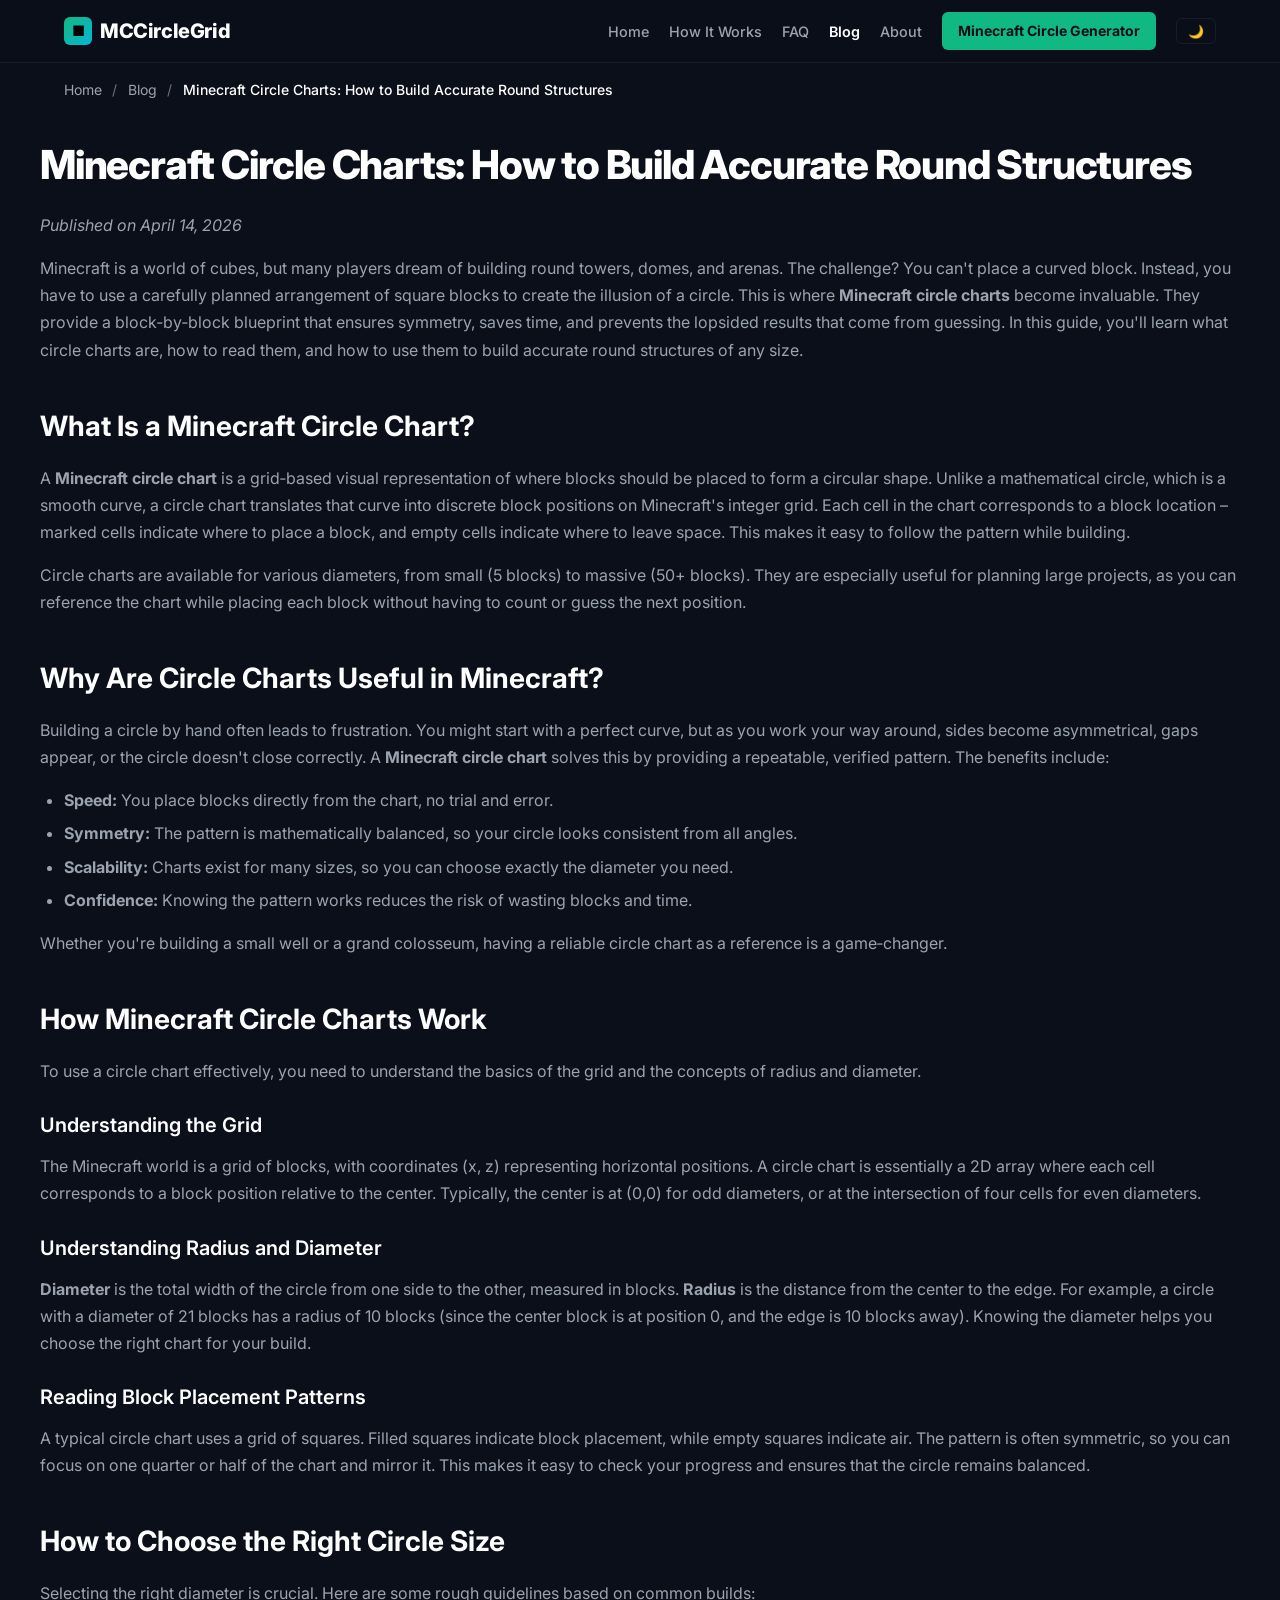
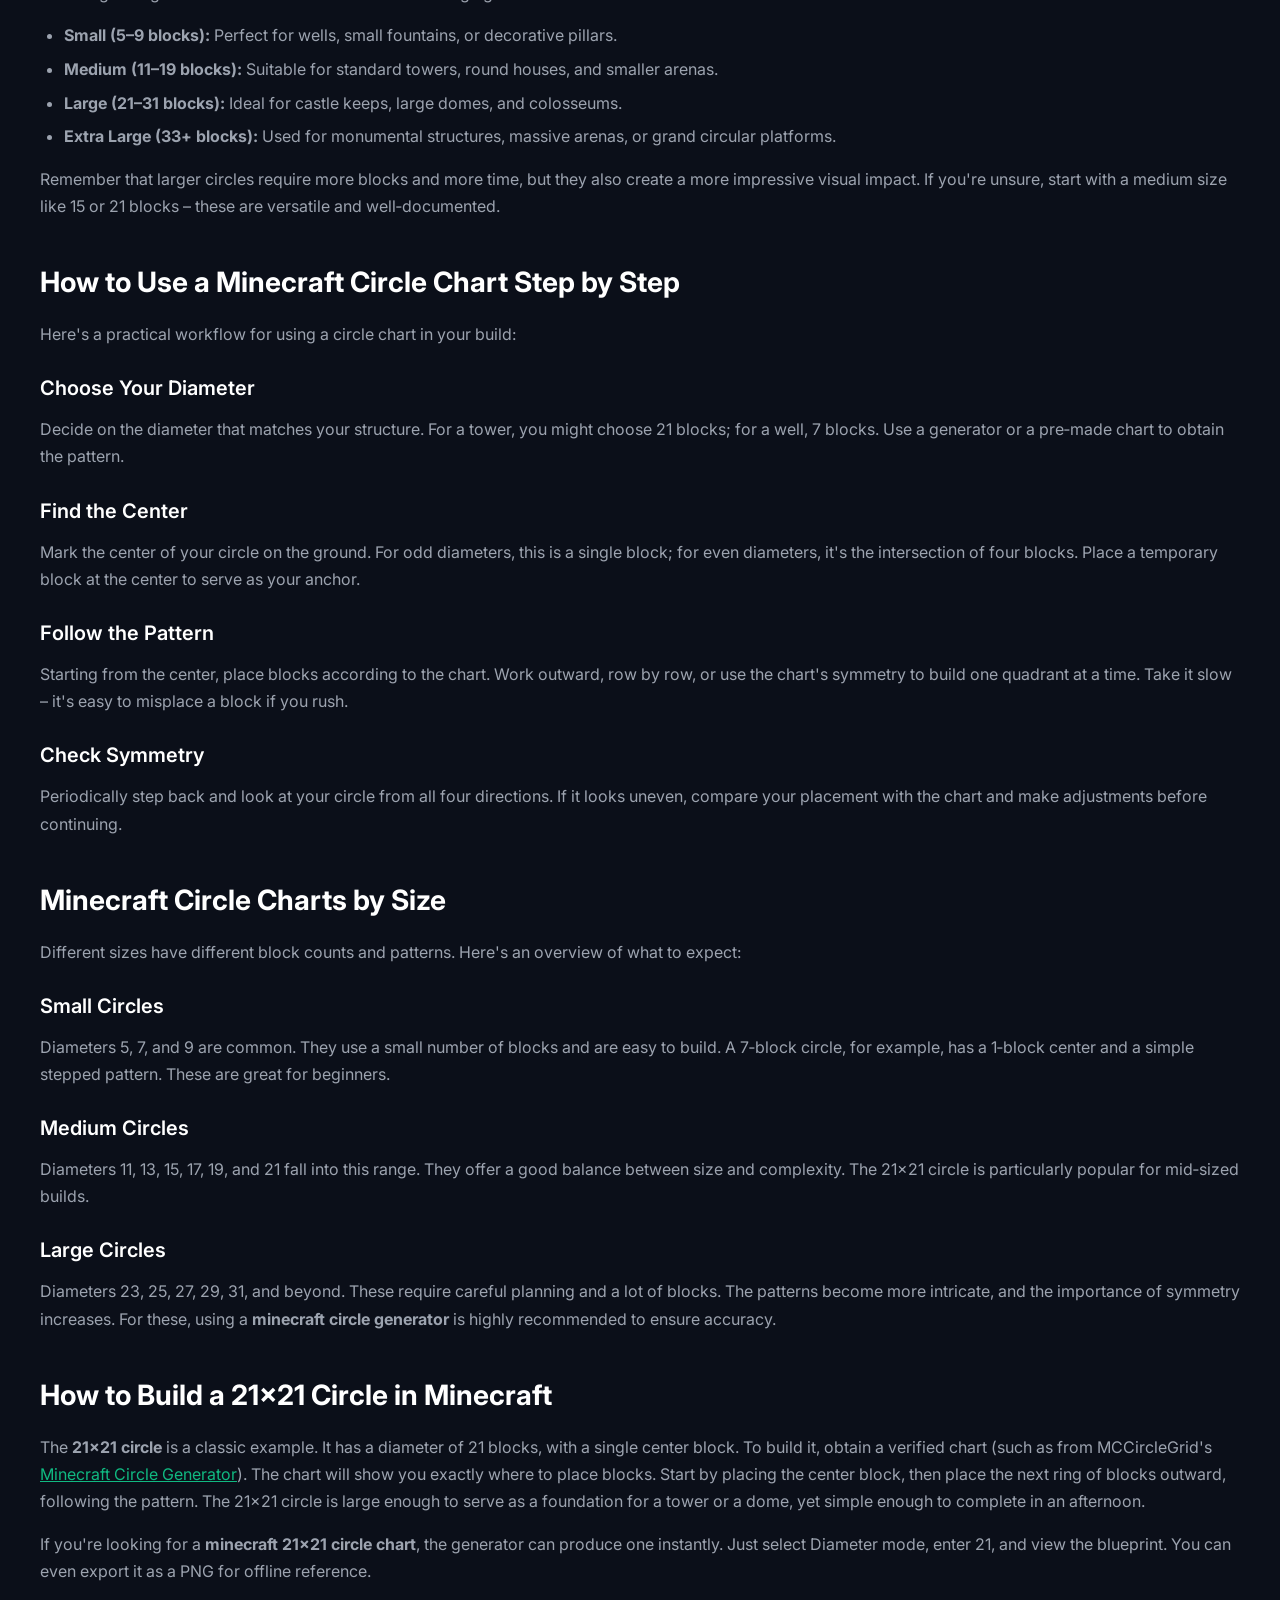
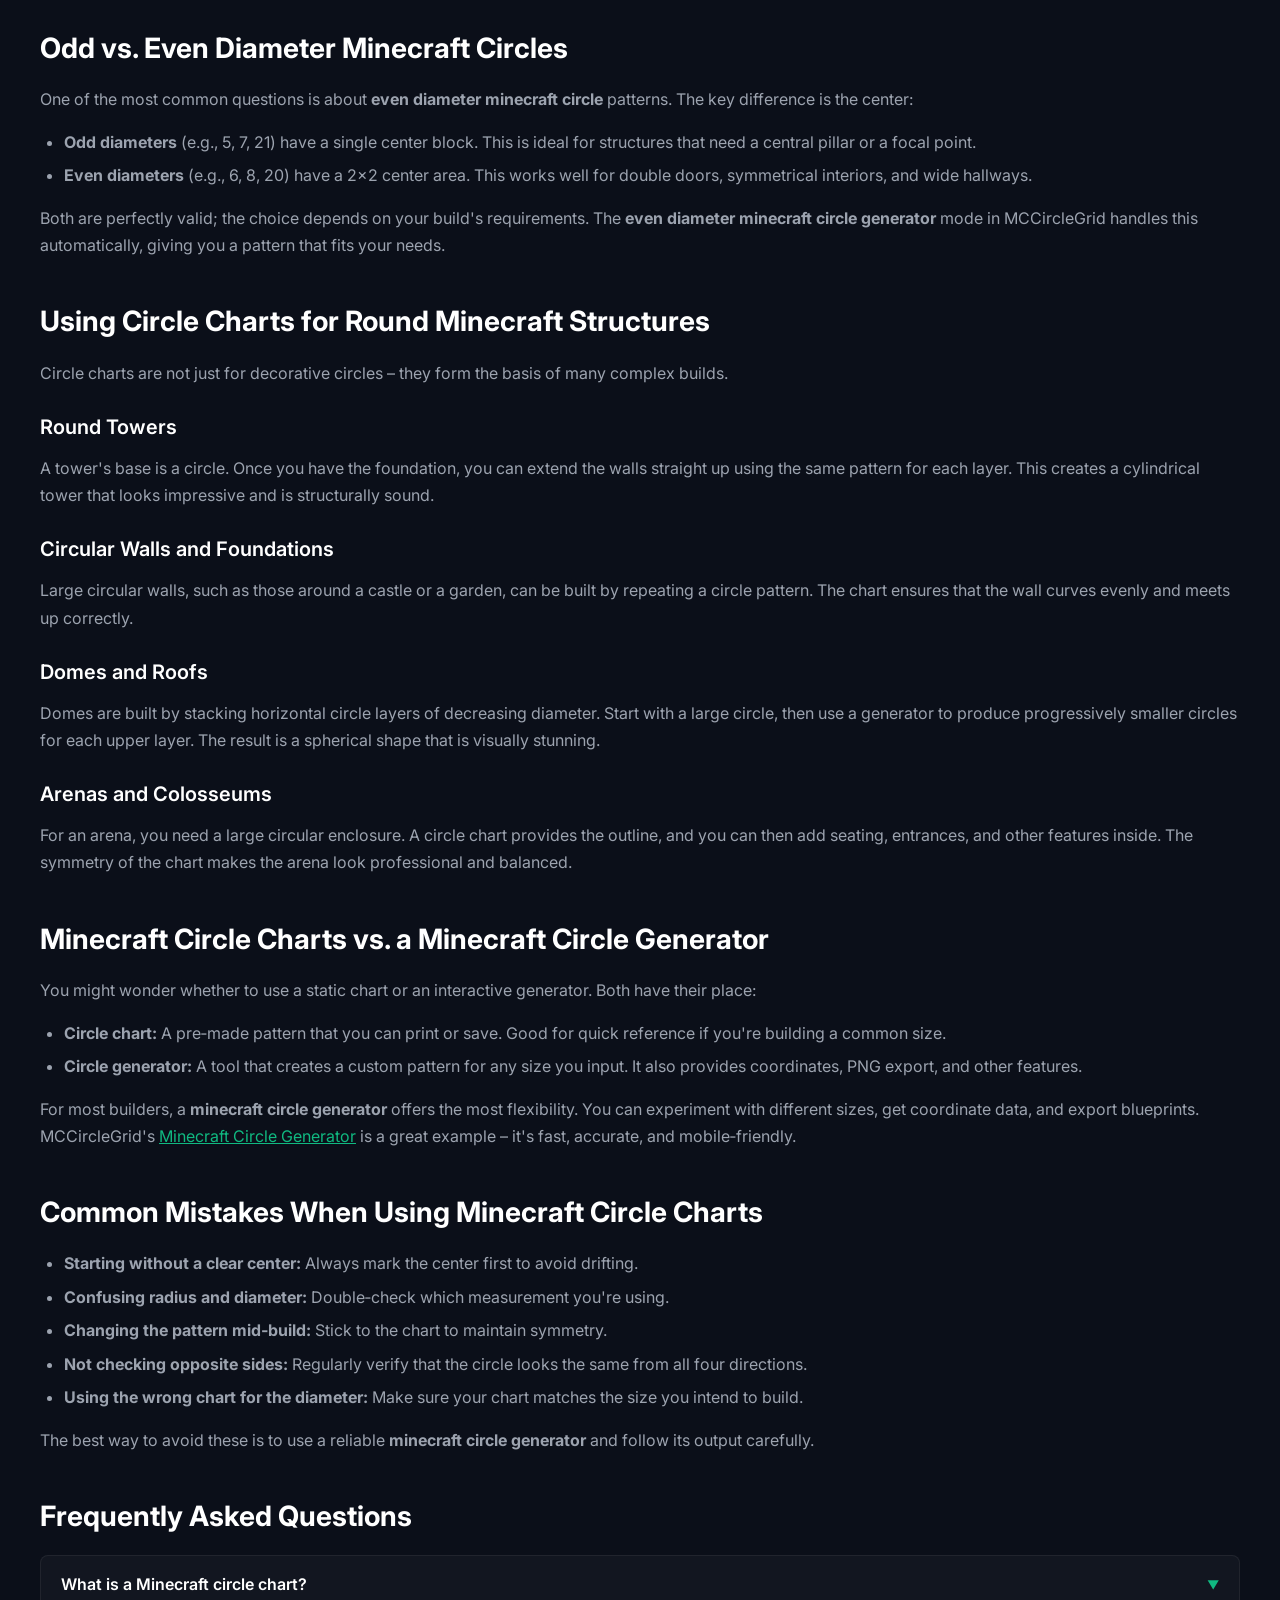
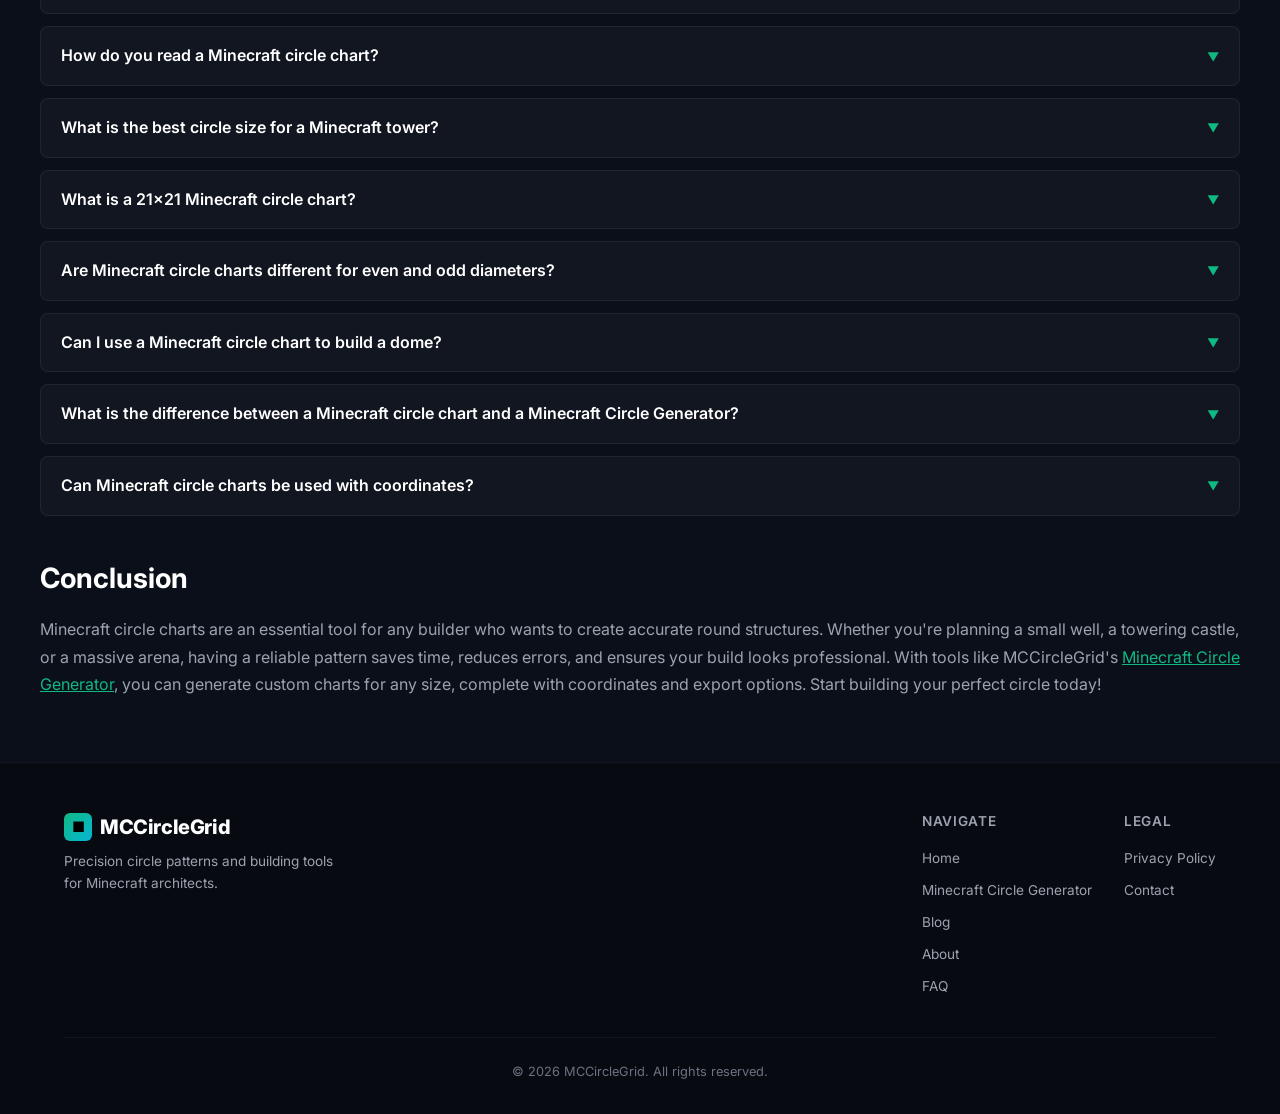
<file: blog/Minecraft Circle Charts/index.html>
<!DOCTYPE html>
<html lang="en">
<head>
    <meta charset="UTF-8">
    <meta name="viewport" content="width=device-width, initial-scale=1.0">
    <title>Minecraft Circle Charts: How to Build Accurate Round Structures | MCCircleGrid</title>
    <meta name="description" content="Learn how to use Minecraft circle charts to build accurate round structures. Understand radius, diameter, 21x21 charts, and block patterns for towers, domes, and more.">

    <!-- Canonical -->
    <link rel="canonical" href="https://mccirclegrid.com/blog/minecraft-circle-charts/">

    <!-- Open Graph -->
    <meta property="og:title" content="Minecraft Circle Charts: How to Build Accurate Round Structures | MCCircleGrid">
    <meta property="og:description" content="Learn how to use Minecraft circle charts to build accurate round structures. Understand radius, diameter, 21x21 charts, and block patterns for towers, domes, and more.">
    <meta property="og:url" content="https://mccirclegrid.com/blog/minecraft-circle-charts/">
    <meta property="og:type" content="article">

    <!-- Twitter Card -->
    <meta name="twitter:card" content="summary">
    <meta name="twitter:title" content="Minecraft Circle Charts: How to Build Accurate Round Structures | MCCircleGrid">
    <meta name="twitter:description" content="Learn how to use Minecraft circle charts to build accurate round structures. Understand radius, diameter, 21x21 charts, and block patterns for towers, domes, and more.">

    <!-- Google Fonts -->
    <link rel="preconnect" href="https://fonts.googleapis.com">
    <link rel="preconnect" href="https://fonts.gstatic.com" crossorigin>
    <link href="https://fonts.googleapis.com/css2?family=Inter:opsz,wght@14..32,400;14..32,500;14..32,600;14..32,700;14..32,800&family=JetBrains+Mono:wght@400;600&display=swap" rel="stylesheet">

    <!-- Theme flash prevention -->
    <script>
        (function() {
            try {
                window.__mcTheme = localStorage.getItem('mcCircleTheme') || 'dark';
            } catch (e) {
                window.__mcTheme = 'dark';
            }
        })();
    </script>

    <style>
        /* ========== CSS Variables for Theme (identical to homepage) ========== */
        :root {
            --bg-body: #0b0f19;
            --bg-header: rgba(11, 15, 25, 0.85);
            --bg-card: rgba(255, 255, 255, 0.03);
            --bg-card-hover: rgba(255, 255, 255, 0.06);
            --border-color: rgba(255, 255, 255, 0.06);
            --border-hover: rgba(16, 185, 129, 0.3);
            --text-primary: #ffffff;
            --text-secondary: #e5e7eb;
            --text-muted: #9ca3af;
            --text-dim: #6b7280;
            --accent: #10b981;
            --accent-hover: #34d399;
            --cta-bg: #10b981;
            --cta-text: #0b0f19;
            --footer-bg: rgba(0, 0, 0, 0.3);
            --footer-border: rgba(255, 255, 255, 0.05);
            --link-color: #10b981;
            --link-hover: #34d399;
        }

        /* Light theme overrides */
        body.light-theme {
            --bg-body: #f8fafc;
            --bg-header: rgba(255, 255, 255, 0.9);
            --bg-card: #ffffff;
            --bg-card-hover: #f1f5f9;
            --border-color: #e2e8f0;
            --border-hover: #10b981;
            --text-primary: #0f172a;
            --text-secondary: #1e293b;
            --text-muted: #475569;
            --text-dim: #94a3b8;
            --accent: #10b981;
            --accent-hover: #059669;
            --cta-bg: #10b981;
            --cta-text: #ffffff;
            --footer-bg: #ffffff;
            --footer-border: #e2e8f0;
            --link-color: #10b981;
            --link-hover: #059669;
        }

        /* Reset & Base */
        *,
        *::before,
        *::after {
            box-sizing: border-box;
            margin: 0;
            padding: 0;
        }

        body {
            font-family: 'Inter', -apple-system, BlinkMacSystemFont, "Segoe UI", Roboto, Helvetica, Arial, sans-serif;
            background-color: var(--bg-body);
            color: var(--text-secondary);
            line-height: 1.6;
            overflow-x: hidden;
            transition: background-color 0.2s, color 0.2s;
        }

        a {
            color: var(--link-color);
            text-decoration: none;
            transition: color 0.2s;
        }

        a:hover {
            color: var(--link-hover);
        }

        /* Container */
        .container {
            max-width: 1200px;
            margin: 0 auto;
            padding: 0 1.5rem;
        }

        /* Header */
        .header {
            background-color: var(--bg-header);
            backdrop-filter: blur(8px);
            border-bottom: 1px solid var(--border-color);
            position: sticky;
            top: 0;
            z-index: 100;
            transition: background-color 0.2s, border-color 0.2s;
        }

        .header-inner {
            display: flex;
            align-items: center;
            justify-content: space-between;
            padding: 0.75rem 0;
            flex-wrap: wrap;
            gap: 0.5rem;
        }

        .logo {
            font-size: 1.25rem;
            font-weight: 800;
            letter-spacing: -0.02em;
            color: var(--text-primary);
            display: flex;
            align-items: center;
            gap: 0.5rem;
        }

        .logo-icon {
            display: inline-block;
            width: 28px;
            height: 28px;
            background: linear-gradient(135deg, #10b981, #06b6d4);
            border-radius: 6px;
            text-align: center;
            line-height: 28px;
            font-size: 0.9rem;
            color: #000;
            font-weight: 800;
        }

        .nav {
            display: flex;
            align-items: center;
            gap: 1.25rem;
            flex-wrap: wrap;
        }

        .nav a {
            color: var(--text-muted);
            font-weight: 500;
            font-size: 0.9rem;
            transition: color 0.2s;
        }

        .nav a:hover {
            color: var(--text-primary);
        }

        .nav a.active {
            color: var(--text-primary);
            font-weight: 600;
        }

        .nav .cta-link {
            background-color: var(--cta-bg);
            color: var(--cta-text);
            padding: 0.5rem 1rem;
            border-radius: 6px;
            font-weight: 700;
            font-size: 0.875rem;
            transition: background-color 0.2s;
        }

        .nav .cta-link:hover {
            background-color: var(--accent-hover);
            color: var(--cta-text);
        }

        .theme-toggle-btn {
            background: none;
            border: 1px solid var(--border-color);
            color: var(--text-muted);
            padding: 0.3rem 0.7rem;
            border-radius: 6px;
            font-size: 0.8rem;
            cursor: pointer;
            transition: all 0.2s;
            font-weight: 600;
        }

        .theme-toggle-btn:hover {
            border-color: var(--accent);
            color: var(--text-primary);
        }

        .nav-toggle {
            display: none;
            background: none;
            border: none;
            color: var(--text-primary);
            font-size: 1.5rem;
            cursor: pointer;
            padding: 0.25rem;
        }

        @media (max-width: 768px) {
            .nav-toggle {
                display: block;
            }

            .nav {
                display: none;
                width: 100%;
                flex-direction: column;
                gap: 0.75rem;
                padding: 1rem 0;
                border-top: 1px solid var(--border-color);
            }

            .nav.open {
                display: flex;
            }

            .nav a {
                width: 100%;
                text-align: center;
                padding: 0.25rem 0;
            }

            .nav .cta-link {
                width: auto;
                text-align: center;
                padding: 0.5rem 1rem;
            }
        }

        /* Breadcrumb */
        .breadcrumb {
            padding: 1rem 0 0.5rem;
            font-size: 0.875rem;
            color: var(--text-muted);
        }

        .breadcrumb a {
            color: var(--text-muted);
        }

        .breadcrumb a:hover {
            color: var(--text-primary);
        }

        .breadcrumb .separator {
            margin: 0 0.4rem;
            color: var(--text-dim);
        }

        .breadcrumb .current {
            color: var(--text-primary);
            font-weight: 500;
        }

        /* Article */
        .article {
            padding: 2rem 0 3rem;
        }

        .article h1 {
            font-size: 2.5rem;
            font-weight: 800;
            letter-spacing: -0.03em;
            line-height: 1.15;
            margin-bottom: 1.5rem;
            color: var(--text-primary);
        }

        .article h2 {
            font-size: 1.75rem;
            font-weight: 700;
            margin-top: 2.5rem;
            margin-bottom: 1rem;
            color: var(--text-primary);
        }

        .article h3 {
            font-size: 1.25rem;
            font-weight: 600;
            margin-top: 1.5rem;
            margin-bottom: 0.75rem;
            color: var(--text-primary);
        }

        .article p {
            color: var(--text-muted);
            margin-bottom: 1rem;
            line-height: 1.7;
        }

        .article ul,
        .article ol {
            color: var(--text-muted);
            margin-left: 1.5rem;
            margin-bottom: 1rem;
        }

        .article li {
            margin-bottom: 0.5rem;
        }

        .article a {
            color: var(--accent);
            text-decoration: underline;
        }

        .article .faq-item {
            background-color: var(--bg-card);
            border: 1px solid var(--border-color);
            border-radius: 8px;
            margin-bottom: 0.75rem;
        }

        .article .faq-item details {
            padding: 1rem 1.25rem;
        }

        .article .faq-item summary {
            cursor: pointer;
            list-style: none;
            font-weight: 600;
            color: var(--text-primary);
            display: flex;
            justify-content: space-between;
            align-items: center;
            user-select: none;
        }

        .article .faq-item summary::-webkit-details-marker {
            display: none;
        }

        .article .faq-item summary::after {
            content: "▼";
            font-size: 0.75rem;
            color: var(--accent);
            transition: transform 0.2s;
        }

        .article .faq-item details[open] summary::after {
            transform: rotate(180deg);
        }

        .article .faq-item .faq-answer {
            color: var(--text-muted);
            margin-top: 0.75rem;
            padding-top: 0.75rem;
            border-top: 1px solid var(--border-color);
            font-size: 0.9rem;
            line-height: 1.5;
        }

        @media (max-width: 640px) {
            .article h1 {
                font-size: 2rem;
            }
            .article h2 {
                font-size: 1.5rem;
            }
        }

        /* Footer */
        .footer {
            background-color: var(--footer-bg);
            border-top: 1px solid var(--footer-border);
            padding: 3rem 0 2rem;
        }

        .footer-inner {
            display: flex;
            flex-wrap: wrap;
            justify-content: space-between;
            gap: 2rem;
        }

        .footer-brand {
            max-width: 280px;
        }

        .footer-brand .logo {
            margin-bottom: 0.5rem;
        }

        .footer-brand p {
            color: var(--text-muted);
            font-size: 0.85rem;
        }

        .footer-links {
            display: flex;
            flex-wrap: wrap;
            gap: 2rem;
        }

        .footer-links-column h4 {
            font-size: 0.85rem;
            font-weight: 600;
            color: var(--text-muted);
            margin-bottom: 0.75rem;
            text-transform: uppercase;
            letter-spacing: 0.05em;
        }

        .footer-links-column ul {
            list-style: none;
        }

        .footer-links-column ul li {
            margin-bottom: 0.4rem;
        }

        .footer-links-column ul li a {
            color: var(--text-muted);
            font-size: 0.85rem;
        }

        .footer-links-column ul li a:hover {
            color: var(--text-primary);
        }

        .footer-bottom {
            margin-top: 2rem;
            padding-top: 1.5rem;
            border-top: 1px solid var(--footer-border);
            text-align: center;
            color: var(--text-dim);
            font-size: 0.8rem;
        }

        /* Accessibility */
        :focus-visible {
            outline: 2px solid var(--accent);
            outline-offset: 2px;
        }

        .skip-link {
            position: absolute;
            top: -999px;
            left: 50%;
            transform: translateX(-50%);
            background: var(--accent);
            color: #0b0f19;
            padding: 0.5rem 1rem;
            border-radius: 0 0 6px 6px;
            z-index: 999;
        }

        .skip-link:focus {
            top: 0;
        }

        /* Responsive tweaks */
        @media (max-width: 640px) {
            .footer-inner {
                flex-direction: column;
                gap: 1.5rem;
            }
            .footer-links {
                flex-direction: column;
                gap: 1rem;
            }
        }
    </style>

    <!-- JSON-LD Structured Data -->
    <script type="application/ld+json">
        {
            "@context": "https://schema.org",
            "@graph": [
                {
                    "@type": "WebSite",
                    "@id": "https://mccirclegrid.com/#website",
                    "url": "https://mccirclegrid.com/",
                    "name": "MCCircleGrid",
                    "description": "MCCircleGrid helps Minecraft builders create precise circle patterns, coordinates, and blueprints for round builds, towers, domes, and more.",
                    "inLanguage": "en-US"
                },
                {
                    "@type": "Organization",
                    "@id": "https://mccirclegrid.com/#organization",
                    "name": "MCCircleGrid",
                    "url": "https://mccirclegrid.com/"
                },
                {
                    "@type": "BreadcrumbList",
                    "@id": "https://mccirclegrid.com/blog/minecraft-circle-charts/#breadcrumb",
                    "itemListElement": [
                        {
                            "@type": "ListItem",
                            "position": 1,
                            "name": "Home",
                            "item": "https://mccirclegrid.com/"
                        },
                        {
                            "@type": "ListItem",
                            "position": 2,
                            "name": "Blog",
                            "item": "https://mccirclegrid.com/blog/"
                        },
                        {
                            "@type": "ListItem",
                            "position": 3,
                            "name": "Minecraft Circle Charts: How to Build Accurate Round Structures",
                            "item": "https://mccirclegrid.com/blog/minecraft-circle-charts/"
                        }
                    ]
                },
                {
                    "@type": "Article",
                    "@id": "https://mccirclegrid.com/blog/minecraft-circle-charts/#article",
                    "headline": "Minecraft Circle Charts: How to Build Accurate Round Structures",
                    "description": "Learn how to use Minecraft circle charts to build accurate round structures. Understand radius, diameter, 21x21 charts, and block patterns for towers, domes, and more.",
                    "author": {
                        "@type": "Organization",
                        "name": "MCCircleGrid"
                    },
                    "publisher": {
                        "@type": "Organization",
                        "name": "MCCircleGrid"
                    },
                    "mainEntityOfPage": {
                        "@type": "WebPage",
                        "@id": "https://mccirclegrid.com/blog/minecraft-circle-charts/"
                    },
                    "datePublished": "2026-04-14",
                    "dateModified": "2026-04-14"
                },
                {
                    "@type": "FAQPage",
                    "@id": "https://mccirclegrid.com/blog/minecraft-circle-charts/#faq",
                    "mainEntity": [
                        {
                            "@type": "Question",
                            "name": "What is a Minecraft circle chart?",
                            "acceptedAnswer": {
                                "@type": "Answer",
                                "text": "A Minecraft circle chart is a visual grid that shows the exact block placements needed to create a circular shape in Minecraft. It helps builders avoid guesswork and ensures symmetry."
                            }
                        },
                        {
                            "@type": "Question",
                            "name": "How do you read a Minecraft circle chart?",
                            "acceptedAnswer": {
                                "@type": "Answer",
                                "text": "Read the chart as a grid: each cell represents a block position. Cells marked as 'filled' indicate where to place blocks. Start from the center and work outward, checking symmetry on all sides."
                            }
                        },
                        {
                            "@type": "Question",
                            "name": "What is the best circle size for a Minecraft tower?",
                            "acceptedAnswer": {
                                "@type": "Answer",
                                "text": "For a medium tower, a diameter of 9 to 15 blocks is common. For a large castle keep, consider 21 or 25 blocks. The right size depends on your design and available space."
                            }
                        },
                        {
                            "@type": "Question",
                            "name": "What is a 21x21 Minecraft circle chart?",
                            "acceptedAnswer": {
                                "@type": "Answer",
                                "text": "A 21x21 Minecraft circle chart is a pattern for a circle with a diameter of 21 blocks. It has a single center block and is a popular size for building fountains, towers, and domes."
                            }
                        },
                        {
                            "@type": "Question",
                            "name": "Are Minecraft circle charts different for even and odd diameters?",
                            "acceptedAnswer": {
                                "@type": "Answer",
                                "text": "Yes. Odd diameters have a single center block (e.g., 21), while even diameters have a 2x2 center area (e.g., 20). This affects symmetry and interior layout. Both are valid and useful."
                            }
                        },
                        {
                            "@type": "Question",
                            "name": "Can I use a Minecraft circle chart to build a dome?",
                            "acceptedAnswer": {
                                "@type": "Answer",
                                "text": "Yes, domes are built by stacking horizontal circle layers of decreasing diameter. Start with a circle chart for the base, then generate smaller circles for each higher layer."
                            }
                        },
                        {
                            "@type": "Question",
                            "name": "What is the difference between a Minecraft circle chart and a Minecraft Circle Generator?",
                            "acceptedAnswer": {
                                "@type": "Answer",
                                "text": "A chart is a static reference pattern, while a generator is an interactive tool that creates a custom pattern based on the size you input. A generator is more flexible for different sizes, while a chart can be used as a ready-made template."
                            }
                        },
                        {
                            "@type": "Question",
                            "name": "Can Minecraft circle charts be used with coordinates?",
                            "acceptedAnswer": {
                                "@type": "Answer",
                                "text": "Yes, many generators provide coordinate information along with the chart. This allows you to place blocks precisely using world coordinates, especially useful for large projects."
                            }
                        }
                    ]
                }
            ]
        }
    </script>
</head>
<body>
    <!-- Immediately apply stored theme -->
    <script>
        (function() {
            if (window.__mcTheme === 'light') {
                document.body.classList.add('light-theme');
            } else {
                document.body.classList.remove('light-theme');
            }
        })();
    </script>

    <a href="#main-content" class="skip-link">Skip to main content</a>

    <!-- Header -->
    <header class="header" role="banner">
        <div class="container">
            <div class="header-inner">
                <div class="logo">
                    <span class="logo-icon">■</span>
                    MCCircleGrid
                </div>

                <button class="nav-toggle" id="navToggle" aria-label="Toggle navigation" aria-expanded="false">
                    ☰
                </button>

                <nav class="nav" id="mainNav" role="navigation" aria-label="Main navigation">
                    <a href="/">Home</a>
                    <a href="/#how-it-works">How It Works</a>
                    <a href="/#faq">FAQ</a>
                    <a href="/blog/" class="active">Blog</a>
                    <a href="/about/">About</a>
                    <a href="/minecraft-circle-generator/" class="cta-link">Minecraft Circle Generator</a>
                    <button type="button" id="themeToggleBtn" class="theme-toggle-btn" onclick="toggleTheme()" aria-label="Toggle light or dark theme">
                        <span>🌙</span>
                    </button>
                </nav>
            </div>
        </div>
    </header>

    <!-- Main -->
    <main id="main-content">

        <!-- Breadcrumb -->
        <div class="container">
            <nav class="breadcrumb" aria-label="Breadcrumb">
                <a href="/">Home</a>
                <span class="separator">/</span>
                <a href="/blog/">Blog</a>
                <span class="separator">/</span>
                <span class="current">Minecraft Circle Charts: How to Build Accurate Round Structures</span>
            </nav>
        </div>

        <!-- Article -->
        <article class="article container" itemscope itemtype="https://schema.org/Article">
            <h1 itemprop="headline">Minecraft Circle Charts: How to Build Accurate Round Structures</h1>

            <p><em>Published on April 14, 2026</em></p>

            <p>Minecraft is a world of cubes, but many players dream of building round towers, domes, and arenas. The challenge? You can't place a curved block. Instead, you have to use a carefully planned arrangement of square blocks to create the illusion of a circle. This is where <strong>Minecraft circle charts</strong> become invaluable. They provide a block‑by‑block blueprint that ensures symmetry, saves time, and prevents the lopsided results that come from guessing. In this guide, you'll learn what circle charts are, how to read them, and how to use them to build accurate round structures of any size.</p>

            <h2>What Is a Minecraft Circle Chart?</h2>
            <p>A <strong>Minecraft circle chart</strong> is a grid‑based visual representation of where blocks should be placed to form a circular shape. Unlike a mathematical circle, which is a smooth curve, a circle chart translates that curve into discrete block positions on Minecraft's integer grid. Each cell in the chart corresponds to a block location – marked cells indicate where to place a block, and empty cells indicate where to leave space. This makes it easy to follow the pattern while building.</p>
            <p>Circle charts are available for various diameters, from small (5 blocks) to massive (50+ blocks). They are especially useful for planning large projects, as you can reference the chart while placing each block without having to count or guess the next position.</p>

            <h2>Why Are Circle Charts Useful in Minecraft?</h2>
            <p>Building a circle by hand often leads to frustration. You might start with a perfect curve, but as you work your way around, sides become asymmetrical, gaps appear, or the circle doesn't close correctly. A <strong>Minecraft circle chart</strong> solves this by providing a repeatable, verified pattern. The benefits include:</p>
            <ul>
                <li><strong>Speed:</strong> You place blocks directly from the chart, no trial and error.</li>
                <li><strong>Symmetry:</strong> The pattern is mathematically balanced, so your circle looks consistent from all angles.</li>
                <li><strong>Scalability:</strong> Charts exist for many sizes, so you can choose exactly the diameter you need.</li>
                <li><strong>Confidence:</strong> Knowing the pattern works reduces the risk of wasting blocks and time.</li>
            </ul>
            <p>Whether you're building a small well or a grand colosseum, having a reliable circle chart as a reference is a game‑changer.</p>

            <h2>How Minecraft Circle Charts Work</h2>
            <p>To use a circle chart effectively, you need to understand the basics of the grid and the concepts of radius and diameter.</p>

            <h3>Understanding the Grid</h3>
            <p>The Minecraft world is a grid of blocks, with coordinates (x, z) representing horizontal positions. A circle chart is essentially a 2D array where each cell corresponds to a block position relative to the center. Typically, the center is at (0,0) for odd diameters, or at the intersection of four cells for even diameters.</p>

            <h3>Understanding Radius and Diameter</h3>
            <p><strong>Diameter</strong> is the total width of the circle from one side to the other, measured in blocks. <strong>Radius</strong> is the distance from the center to the edge. For example, a circle with a diameter of 21 blocks has a radius of 10 blocks (since the center block is at position 0, and the edge is 10 blocks away). Knowing the diameter helps you choose the right chart for your build.</p>

            <h3>Reading Block Placement Patterns</h3>
            <p>A typical circle chart uses a grid of squares. Filled squares indicate block placement, while empty squares indicate air. The pattern is often symmetric, so you can focus on one quarter or half of the chart and mirror it. This makes it easy to check your progress and ensures that the circle remains balanced.</p>

            <h2>How to Choose the Right Circle Size</h2>
            <p>Selecting the right diameter is crucial. Here are some rough guidelines based on common builds:</p>
            <ul>
                <li><strong>Small (5–9 blocks):</strong> Perfect for wells, small fountains, or decorative pillars.</li>
                <li><strong>Medium (11–19 blocks):</strong> Suitable for standard towers, round houses, and smaller arenas.</li>
                <li><strong>Large (21–31 blocks):</strong> Ideal for castle keeps, large domes, and colosseums.</li>
                <li><strong>Extra Large (33+ blocks):</strong> Used for monumental structures, massive arenas, or grand circular platforms.</li>
            </ul>
            <p>Remember that larger circles require more blocks and more time, but they also create a more impressive visual impact. If you're unsure, start with a medium size like 15 or 21 blocks – these are versatile and well‑documented.</p>

            <h2>How to Use a Minecraft Circle Chart Step by Step</h2>
            <p>Here's a practical workflow for using a circle chart in your build:</p>

            <h3>Choose Your Diameter</h3>
            <p>Decide on the diameter that matches your structure. For a tower, you might choose 21 blocks; for a well, 7 blocks. Use a generator or a pre‑made chart to obtain the pattern.</p>

            <h3>Find the Center</h3>
            <p>Mark the center of your circle on the ground. For odd diameters, this is a single block; for even diameters, it's the intersection of four blocks. Place a temporary block at the center to serve as your anchor.</p>

            <h3>Follow the Pattern</h3>
            <p>Starting from the center, place blocks according to the chart. Work outward, row by row, or use the chart's symmetry to build one quadrant at a time. Take it slow – it's easy to misplace a block if you rush.</p>

            <h3>Check Symmetry</h3>
            <p>Periodically step back and look at your circle from all four directions. If it looks uneven, compare your placement with the chart and make adjustments before continuing.</p>

            <h2>Minecraft Circle Charts by Size</h2>
            <p>Different sizes have different block counts and patterns. Here's an overview of what to expect:</p>

            <h3>Small Circles</h3>
            <p>Diameters 5, 7, and 9 are common. They use a small number of blocks and are easy to build. A 7‑block circle, for example, has a 1‑block center and a simple stepped pattern. These are great for beginners.</p>

            <h3>Medium Circles</h3>
            <p>Diameters 11, 13, 15, 17, 19, and 21 fall into this range. They offer a good balance between size and complexity. The 21×21 circle is particularly popular for mid‑sized builds.</p>

            <h3>Large Circles</h3>
            <p>Diameters 23, 25, 27, 29, 31, and beyond. These require careful planning and a lot of blocks. The patterns become more intricate, and the importance of symmetry increases. For these, using a <strong>minecraft circle generator</strong> is highly recommended to ensure accuracy.</p>

            <h2>How to Build a 21x21 Circle in Minecraft</h2>
            <p>The <strong>21x21 circle</strong> is a classic example. It has a diameter of 21 blocks, with a single center block. To build it, obtain a verified chart (such as from MCCircleGrid's <a href="/minecraft-circle-generator/">Minecraft Circle Generator</a>). The chart will show you exactly where to place blocks. Start by placing the center block, then place the next ring of blocks outward, following the pattern. The 21×21 circle is large enough to serve as a foundation for a tower or a dome, yet simple enough to complete in an afternoon.</p>
            <p>If you're looking for a <strong>minecraft 21x21 circle chart</strong>, the generator can produce one instantly. Just select Diameter mode, enter 21, and view the blueprint. You can even export it as a PNG for offline reference.</p>

            <h2>Odd vs. Even Diameter Minecraft Circles</h2>
            <p>One of the most common questions is about <strong>even diameter minecraft circle</strong> patterns. The key difference is the center:</p>
            <ul>
                <li><strong>Odd diameters</strong> (e.g., 5, 7, 21) have a single center block. This is ideal for structures that need a central pillar or a focal point.</li>
                <li><strong>Even diameters</strong> (e.g., 6, 8, 20) have a 2×2 center area. This works well for double doors, symmetrical interiors, and wide hallways.</li>
            </ul>
            <p>Both are perfectly valid; the choice depends on your build's requirements. The <strong>even diameter minecraft circle generator</strong> mode in MCCircleGrid handles this automatically, giving you a pattern that fits your needs.</p>

            <h2>Using Circle Charts for Round Minecraft Structures</h2>
            <p>Circle charts are not just for decorative circles – they form the basis of many complex builds.</p>

            <h3>Round Towers</h3>
            <p>A tower's base is a circle. Once you have the foundation, you can extend the walls straight up using the same pattern for each layer. This creates a cylindrical tower that looks impressive and is structurally sound.</p>

            <h3>Circular Walls and Foundations</h3>
            <p>Large circular walls, such as those around a castle or a garden, can be built by repeating a circle pattern. The chart ensures that the wall curves evenly and meets up correctly.</p>

            <h3>Domes and Roofs</h3>
            <p>Domes are built by stacking horizontal circle layers of decreasing diameter. Start with a large circle, then use a generator to produce progressively smaller circles for each upper layer. The result is a spherical shape that is visually stunning.</p>

            <h3>Arenas and Colosseums</h3>
            <p>For an arena, you need a large circular enclosure. A circle chart provides the outline, and you can then add seating, entrances, and other features inside. The symmetry of the chart makes the arena look professional and balanced.</p>

            <h2>Minecraft Circle Charts vs. a Minecraft Circle Generator</h2>
            <p>You might wonder whether to use a static chart or an interactive generator. Both have their place:</p>
            <ul>
                <li><strong>Circle chart:</strong> A pre‑made pattern that you can print or save. Good for quick reference if you're building a common size.</li>
                <li><strong>Circle generator:</strong> A tool that creates a custom pattern for any size you input. It also provides coordinates, PNG export, and other features.</li>
            </ul>
            <p>For most builders, a <strong>minecraft circle generator</strong> offers the most flexibility. You can experiment with different sizes, get coordinate data, and export blueprints. MCCircleGrid's <a href="/minecraft-circle-generator/">Minecraft Circle Generator</a> is a great example – it's fast, accurate, and mobile‑friendly.</p>

            <h2>Common Mistakes When Using Minecraft Circle Charts</h2>
            <ul>
                <li><strong>Starting without a clear center:</strong> Always mark the center first to avoid drifting.</li>
                <li><strong>Confusing radius and diameter:</strong> Double‑check which measurement you're using.</li>
                <li><strong>Changing the pattern mid‑build:</strong> Stick to the chart to maintain symmetry.</li>
                <li><strong>Not checking opposite sides:</strong> Regularly verify that the circle looks the same from all four directions.</li>
                <li><strong>Using the wrong chart for the diameter:</strong> Make sure your chart matches the size you intend to build.</li>
            </ul>
            <p>The best way to avoid these is to use a reliable <strong>minecraft circle generator</strong> and follow its output carefully.</p>

            <h2>Frequently Asked Questions</h2>
            <div class="faq-item">
                <details>
                    <summary>What is a Minecraft circle chart?</summary>
                    <div class="faq-answer">A Minecraft circle chart is a visual grid that shows the exact block placements needed to create a circular shape in Minecraft. It helps builders avoid guesswork and ensures symmetry.</div>
                </details>
            </div>
            <div class="faq-item">
                <details>
                    <summary>How do you read a Minecraft circle chart?</summary>
                    <div class="faq-answer">Read the chart as a grid: each cell represents a block position. Cells marked as "filled" indicate where to place blocks. Start from the center and work outward, checking symmetry on all sides.</div>
                </details>
            </div>
            <div class="faq-item">
                <details>
                    <summary>What is the best circle size for a Minecraft tower?</summary>
                    <div class="faq-answer">For a medium tower, a diameter of 9 to 15 blocks is common. For a large castle keep, consider 21 or 25 blocks. The right size depends on your design and available space.</div>
                </details>
            </div>
            <div class="faq-item">
                <details>
                    <summary>What is a 21x21 Minecraft circle chart?</summary>
                    <div class="faq-answer">A 21x21 Minecraft circle chart is a pattern for a circle with a diameter of 21 blocks. It has a single center block and is a popular size for building fountains, towers, and domes.</div>
                </details>
            </div>
            <div class="faq-item">
                <details>
                    <summary>Are Minecraft circle charts different for even and odd diameters?</summary>
                    <div class="faq-answer">Yes. Odd diameters have a single center block (e.g., 21), while even diameters have a 2x2 center area (e.g., 20). This affects symmetry and interior layout. Both are valid and useful.</div>
                </details>
            </div>
            <div class="faq-item">
                <details>
                    <summary>Can I use a Minecraft circle chart to build a dome?</summary>
                    <div class="faq-answer">Yes, domes are built by stacking horizontal circle layers of decreasing diameter. Start with a circle chart for the base, then generate smaller circles for each higher layer.</div>
                </details>
            </div>
            <div class="faq-item">
                <details>
                    <summary>What is the difference between a Minecraft circle chart and a Minecraft Circle Generator?</summary>
                    <div class="faq-answer">A chart is a static reference pattern, while a generator is an interactive tool that creates a custom pattern based on the size you input. A generator is more flexible for different sizes, while a chart can be used as a ready-made template.</div>
                </details>
            </div>
            <div class="faq-item">
                <details>
                    <summary>Can Minecraft circle charts be used with coordinates?</summary>
                    <div class="faq-answer">Yes, many generators provide coordinate information along with the chart. This allows you to place blocks precisely using world coordinates, especially useful for large projects.</div>
                </details>
            </div>

            <h2>Conclusion</h2>
            <p>Minecraft circle charts are an essential tool for any builder who wants to create accurate round structures. Whether you're planning a small well, a towering castle, or a massive arena, having a reliable pattern saves time, reduces errors, and ensures your build looks professional. With tools like MCCircleGrid's <a href="/minecraft-circle-generator/">Minecraft Circle Generator</a>, you can generate custom charts for any size, complete with coordinates and export options. Start building your perfect circle today!</p>
        </article>

    </main>

    <!-- Footer -->
    <footer class="footer" role="contentinfo">
        <div class="container">
            <div class="footer-inner">
                <div class="footer-brand">
                    <div class="logo">
                        <span class="logo-icon">■</span>
                        MCCircleGrid
                    </div>
                    <p>Precision circle patterns and building tools for Minecraft architects.</p>
                </div>
                <div class="footer-links">
                    <div class="footer-links-column">
                        <h4>Navigate</h4>
                        <ul>
                            <li><a href="/">Home</a></li>
                            <li><a href="/minecraft-circle-generator/">Minecraft Circle Generator</a></li>
                            <li><a href="/blog/">Blog</a></li>
                            <li><a href="/about/">About</a></li>
                            <li><a href="/#faq">FAQ</a></li>
                        </ul>
                    </div>
                    <div class="footer-links-column">
                        <h4>Legal</h4>
                        <ul>
                            <li><a href="/privacy-policy/">Privacy Policy</a></li>
                            <li><a href="/contact/">Contact</a></li>
                        </ul>
                    </div>
                </div>
            </div>
            <div class="footer-bottom">
                &copy; 2026 MCCircleGrid. All rights reserved.
            </div>
        </div>
    </footer>

    <!-- JavaScript -->
    <script>
        // Mobile navigation toggle
        const toggle = document.getElementById('navToggle');
        const nav = document.getElementById('mainNav');

        toggle.addEventListener('click', function() {
            const isOpen = nav.classList.toggle('open');
            toggle.setAttribute('aria-expanded', isOpen);
            toggle.textContent = isOpen ? '✕' : '☰';
        });

        nav.querySelectorAll('a').forEach(link => {
            link.addEventListener('click', function() {
                if (nav.classList.contains('open')) {
                    nav.classList.remove('open');
                    toggle.setAttribute('aria-expanded', 'false');
                    toggle.textContent = '☰';
                }
            });
        });

        // Theme toggle
        function toggleTheme() {
            const body = document.body;
            const isLight = body.classList.toggle('light-theme');
            const btn = document.getElementById('themeToggleBtn');
            if (btn) {
                btn.innerHTML = isLight ? '☀️' : '🌙';
            }
            localStorage.setItem('mcCircleTheme', isLight ? 'light' : 'dark');
        }

        // Sync theme icon on load
        (function syncThemeIcon() {
            const btn = document.getElementById('themeToggleBtn');
            if (btn) {
                const isLight = document.body.classList.contains('light-theme');
                btn.innerHTML = isLight ? '☀️' : '🌙';
            }
        })();
    </script>
</body>
</html>
</file>
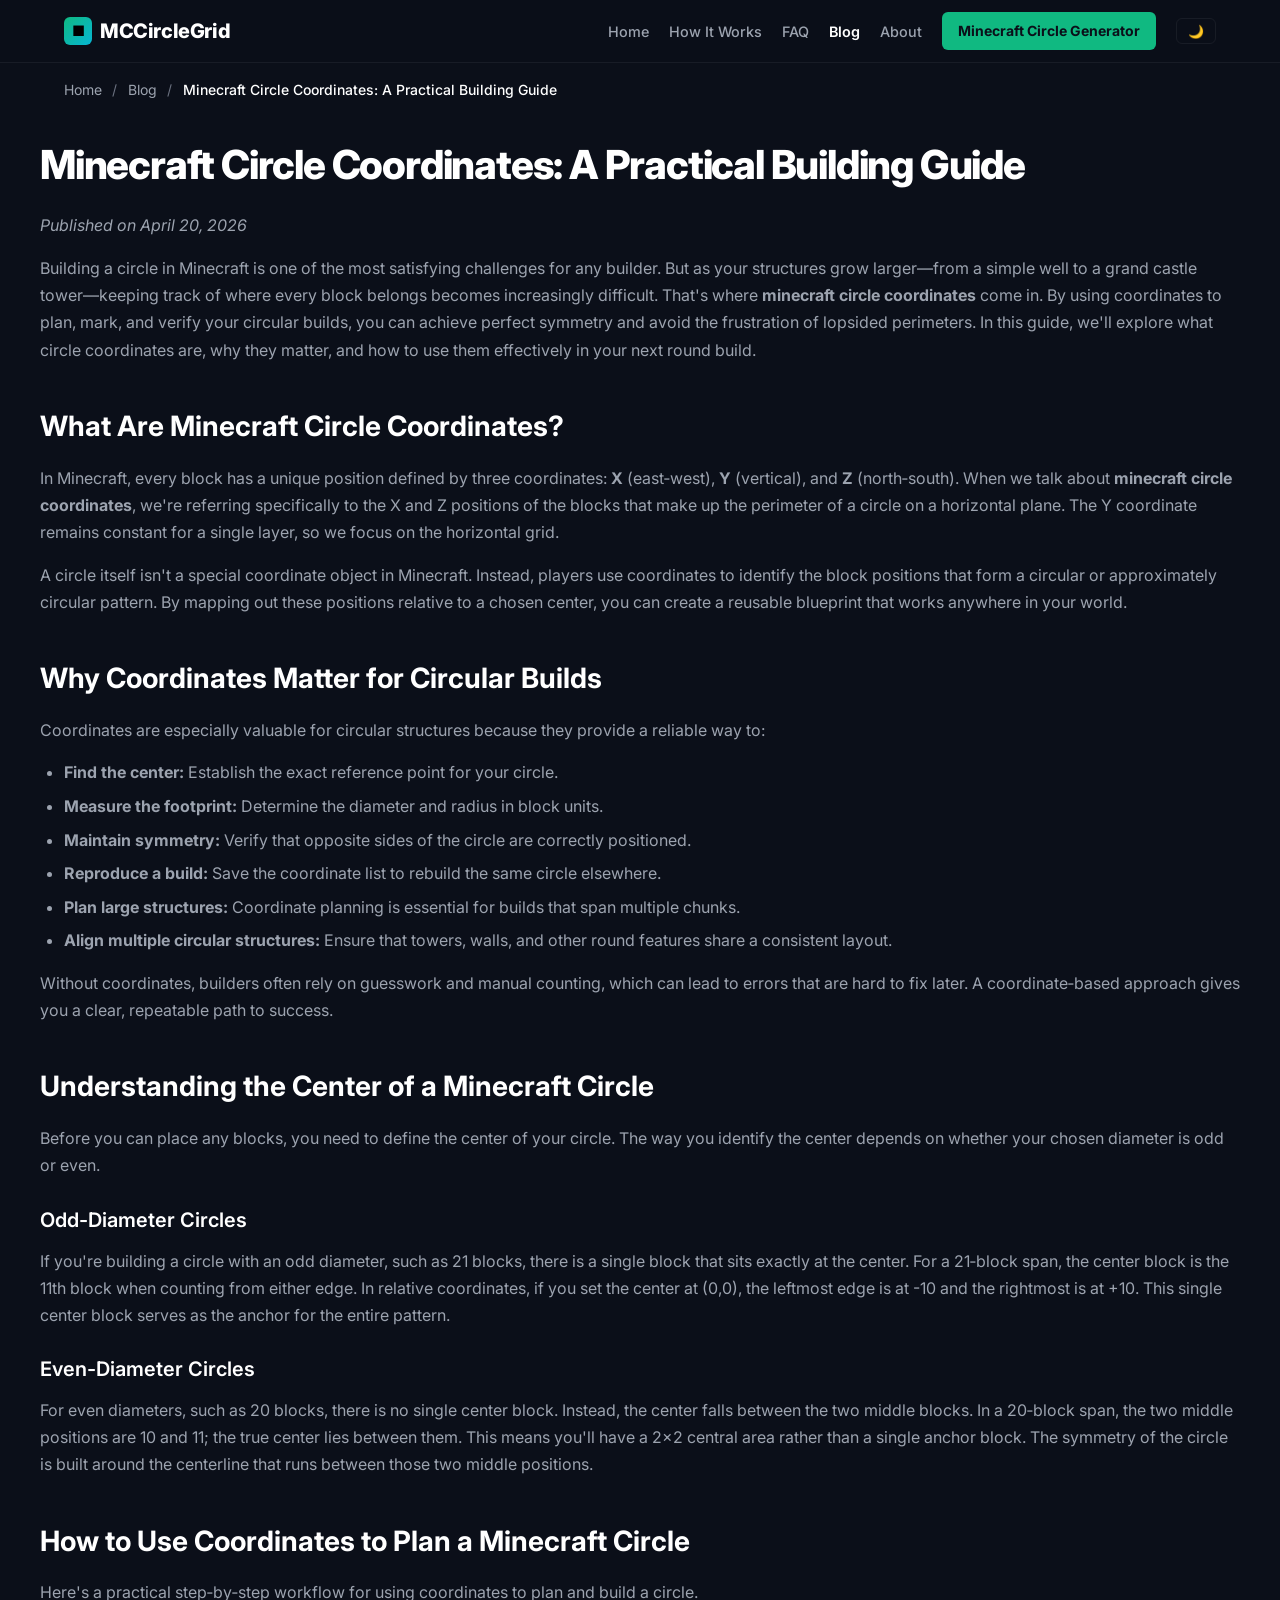
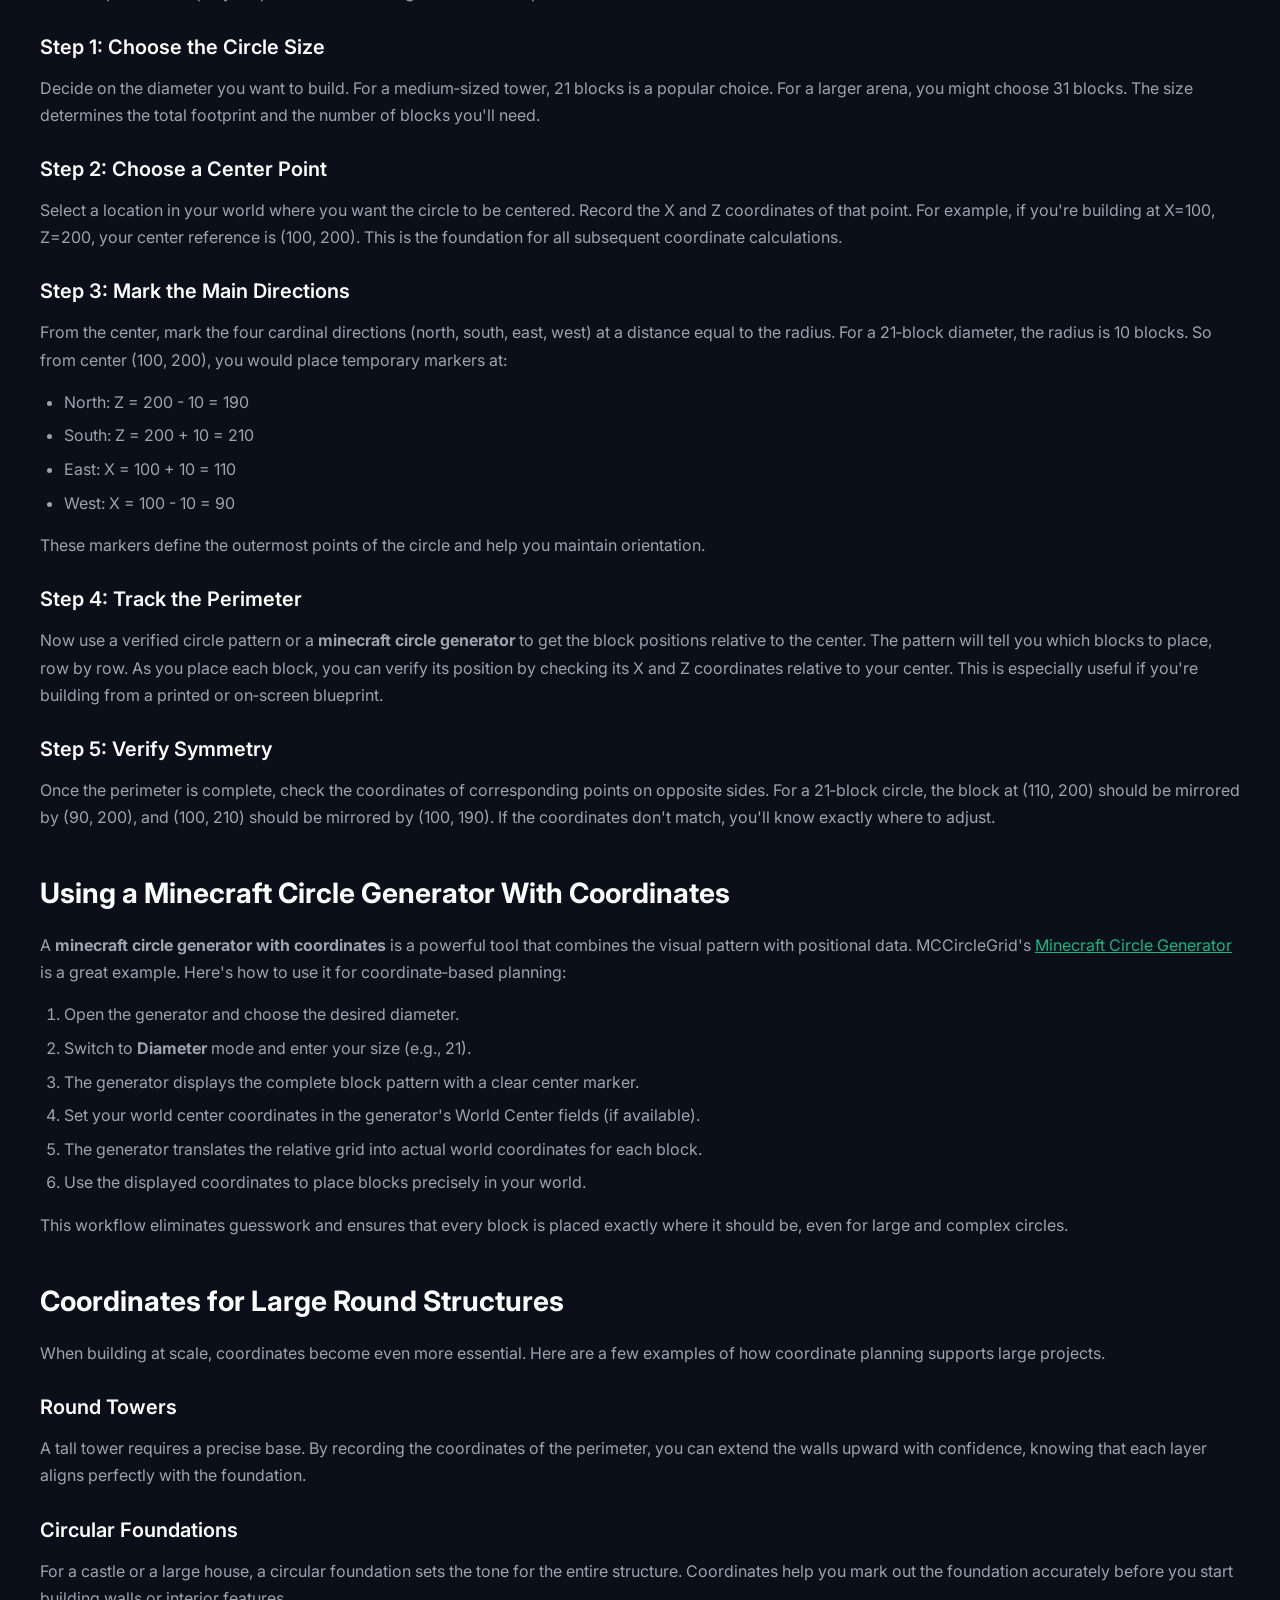
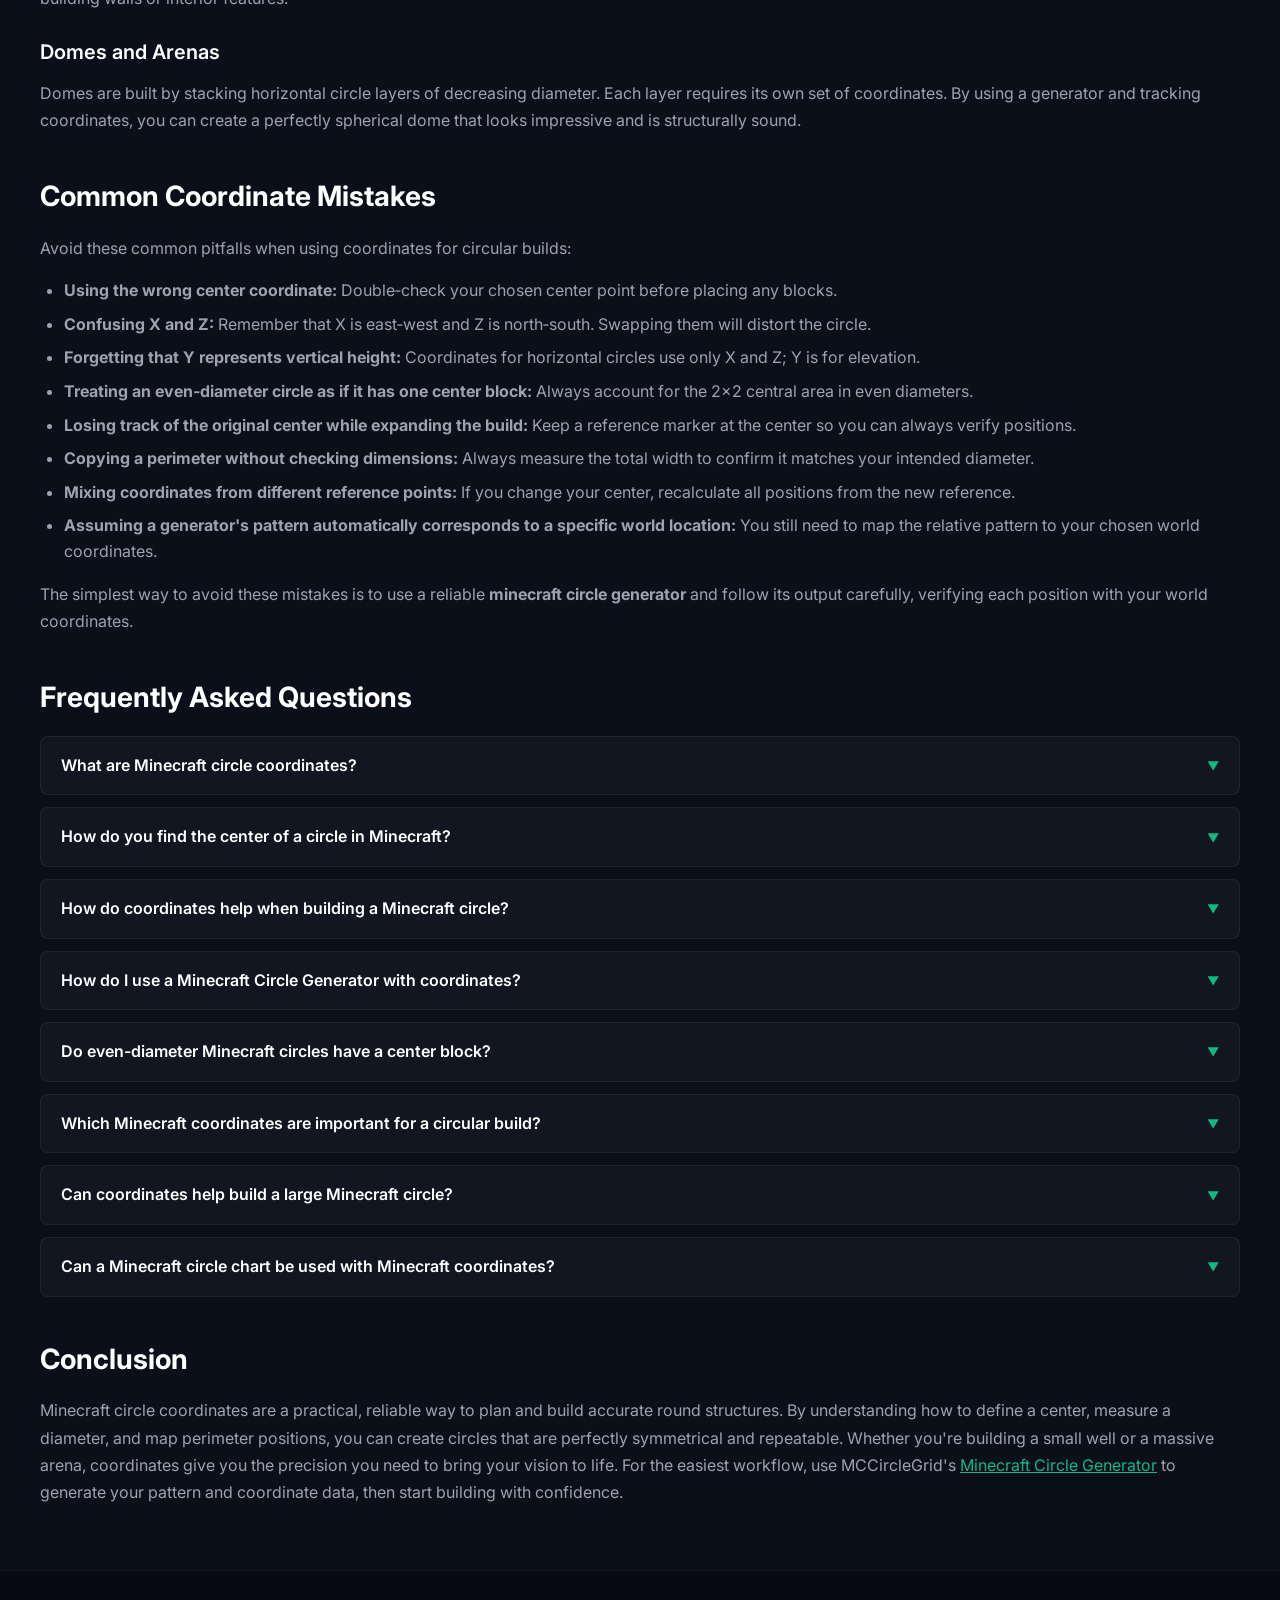
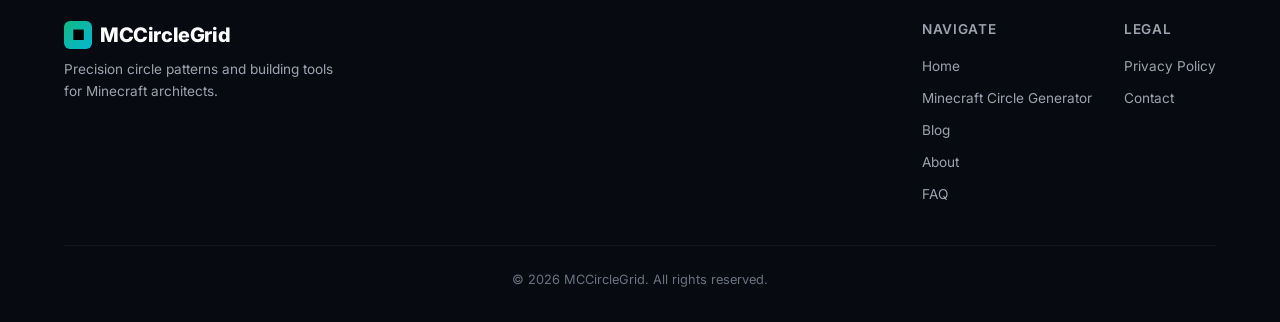
<file: blog/Minecraft Circle Coordinates/index.html>
<!DOCTYPE html>
<html lang="en">
<head>
    <meta charset="UTF-8">
    <meta name="viewport" content="width=device-width, initial-scale=1.0">
    <title>Minecraft Circle Coordinates: A Practical Building Guide | MCCircleGrid</title>
    <meta name="description" content="Learn how to use Minecraft circle coordinates to plan and build accurate round structures. Understand center placement, symmetry, and coordinate planning for circular builds.">

    <!-- Canonical -->
    <link rel="canonical" href="https://mccirclegrid.com/blog/minecraft-circle-coordinates/">

    <!-- Open Graph -->
    <meta property="og:title" content="Minecraft Circle Coordinates: A Practical Building Guide | MCCircleGrid">
    <meta property="og:description" content="Learn how to use Minecraft circle coordinates to plan and build accurate round structures. Understand center placement, symmetry, and coordinate planning for circular builds.">
    <meta property="og:url" content="https://mccirclegrid.com/blog/minecraft-circle-coordinates/">
    <meta property="og:type" content="article">

    <!-- Twitter Card -->
    <meta name="twitter:card" content="summary">
    <meta name="twitter:title" content="Minecraft Circle Coordinates: A Practical Building Guide | MCCircleGrid">
    <meta name="twitter:description" content="Learn how to use Minecraft circle coordinates to plan and build accurate round structures. Understand center placement, symmetry, and coordinate planning for circular builds.">

    <!-- Google Fonts -->
    <link rel="preconnect" href="https://fonts.googleapis.com">
    <link rel="preconnect" href="https://fonts.gstatic.com" crossorigin>
    <link href="https://fonts.googleapis.com/css2?family=Inter:opsz,wght@14..32,400;14..32,500;14..32,600;14..32,700;14..32,800&family=JetBrains+Mono:wght@400;600&display=swap" rel="stylesheet">

    <!-- Theme flash prevention -->
    <script>
        (function() {
            try {
                window.__mcTheme = localStorage.getItem('mcCircleTheme') || 'dark';
            } catch (e) {
                window.__mcTheme = 'dark';
            }
        })();
    </script>

    <style>
        /* ========== CSS Variables for Theme ========== */
        :root {
            --bg-body: #0b0f19;
            --bg-header: rgba(11, 15, 25, 0.85);
            --bg-card: rgba(255, 255, 255, 0.03);
            --bg-card-hover: rgba(255, 255, 255, 0.06);
            --border-color: rgba(255, 255, 255, 0.06);
            --border-hover: rgba(16, 185, 129, 0.3);
            --text-primary: #ffffff;
            --text-secondary: #e5e7eb;
            --text-muted: #9ca3af;
            --text-dim: #6b7280;
            --accent: #10b981;
            --accent-hover: #34d399;
            --cta-bg: #10b981;
            --cta-text: #0b0f19;
            --footer-bg: rgba(0, 0, 0, 0.3);
            --footer-border: rgba(255, 255, 255, 0.05);
            --link-color: #10b981;
            --link-hover: #34d399;
        }

        /* Light theme overrides */
        body.light-theme {
            --bg-body: #f8fafc;
            --bg-header: rgba(255, 255, 255, 0.9);
            --bg-card: #ffffff;
            --bg-card-hover: #f1f5f9;
            --border-color: #e2e8f0;
            --border-hover: #10b981;
            --text-primary: #0f172a;
            --text-secondary: #1e293b;
            --text-muted: #475569;
            --text-dim: #94a3b8;
            --accent: #10b981;
            --accent-hover: #059669;
            --cta-bg: #10b981;
            --cta-text: #ffffff;
            --footer-bg: #ffffff;
            --footer-border: #e2e8f0;
            --link-color: #10b981;
            --link-hover: #059669;
        }

        /* Reset & Base */
        *,
        *::before,
        *::after {
            box-sizing: border-box;
            margin: 0;
            padding: 0;
        }

        body {
            font-family: 'Inter', -apple-system, BlinkMacSystemFont, "Segoe UI", Roboto, Helvetica, Arial, sans-serif;
            background-color: var(--bg-body);
            color: var(--text-secondary);
            line-height: 1.6;
            overflow-x: hidden;
            transition: background-color 0.2s, color 0.2s;
        }

        a {
            color: var(--link-color);
            text-decoration: none;
            transition: color 0.2s;
        }

        a:hover {
            color: var(--link-hover);
        }

        /* Container */
        .container {
            max-width: 1200px;
            margin: 0 auto;
            padding: 0 1.5rem;
        }

        /* Header */
        .header {
            background-color: var(--bg-header);
            backdrop-filter: blur(8px);
            border-bottom: 1px solid var(--border-color);
            position: sticky;
            top: 0;
            z-index: 100;
            transition: background-color 0.2s, border-color 0.2s;
        }

        .header-inner {
            display: flex;
            align-items: center;
            justify-content: space-between;
            padding: 0.75rem 0;
            flex-wrap: wrap;
            gap: 0.5rem;
        }

        .logo {
            font-size: 1.25rem;
            font-weight: 800;
            letter-spacing: -0.02em;
            color: var(--text-primary);
            display: flex;
            align-items: center;
            gap: 0.5rem;
        }

        .logo-icon {
            display: inline-block;
            width: 28px;
            height: 28px;
            background: linear-gradient(135deg, #10b981, #06b6d4);
            border-radius: 6px;
            text-align: center;
            line-height: 28px;
            font-size: 0.9rem;
            color: #000;
            font-weight: 800;
        }

        .nav {
            display: flex;
            align-items: center;
            gap: 1.25rem;
            flex-wrap: wrap;
        }

        .nav a {
            color: var(--text-muted);
            font-weight: 500;
            font-size: 0.9rem;
            transition: color 0.2s;
        }

        .nav a:hover {
            color: var(--text-primary);
        }

        .nav a.active {
            color: var(--text-primary);
            font-weight: 600;
        }

        .nav .cta-link {
            background-color: var(--cta-bg);
            color: var(--cta-text);
            padding: 0.5rem 1rem;
            border-radius: 6px;
            font-weight: 700;
            font-size: 0.875rem;
            transition: background-color 0.2s;
        }

        .nav .cta-link:hover {
            background-color: var(--accent-hover);
            color: var(--cta-text);
        }

        .theme-toggle-btn {
            background: none;
            border: 1px solid var(--border-color);
            color: var(--text-muted);
            padding: 0.3rem 0.7rem;
            border-radius: 6px;
            font-size: 0.8rem;
            cursor: pointer;
            transition: all 0.2s;
            font-weight: 600;
        }

        .theme-toggle-btn:hover {
            border-color: var(--accent);
            color: var(--text-primary);
        }

        .nav-toggle {
            display: none;
            background: none;
            border: none;
            color: var(--text-primary);
            font-size: 1.5rem;
            cursor: pointer;
            padding: 0.25rem;
        }

        @media (max-width: 768px) {
            .nav-toggle {
                display: block;
            }

            .nav {
                display: none;
                width: 100%;
                flex-direction: column;
                gap: 0.75rem;
                padding: 1rem 0;
                border-top: 1px solid var(--border-color);
            }

            .nav.open {
                display: flex;
            }

            .nav a {
                width: 100%;
                text-align: center;
                padding: 0.25rem 0;
            }

            .nav .cta-link {
                width: auto;
                text-align: center;
                padding: 0.5rem 1rem;
            }
        }

        /* Breadcrumb */
        .breadcrumb {
            padding: 1rem 0 0.5rem;
            font-size: 0.875rem;
            color: var(--text-muted);
        }

        .breadcrumb a {
            color: var(--text-muted);
        }

        .breadcrumb a:hover {
            color: var(--text-primary);
        }

        .breadcrumb .separator {
            margin: 0 0.4rem;
            color: var(--text-dim);
        }

        .breadcrumb .current {
            color: var(--text-primary);
            font-weight: 500;
        }

        /* Article */
        .article {
            padding: 2rem 0 3rem;
        }

        .article h1 {
            font-size: 2.5rem;
            font-weight: 800;
            letter-spacing: -0.03em;
            line-height: 1.15;
            margin-bottom: 1.5rem;
            color: var(--text-primary);
        }

        .article h2 {
            font-size: 1.75rem;
            font-weight: 700;
            margin-top: 2.5rem;
            margin-bottom: 1rem;
            color: var(--text-primary);
        }

        .article h3 {
            font-size: 1.25rem;
            font-weight: 600;
            margin-top: 1.5rem;
            margin-bottom: 0.75rem;
            color: var(--text-primary);
        }

        .article p {
            color: var(--text-muted);
            margin-bottom: 1rem;
            line-height: 1.7;
        }

        .article ul,
        .article ol {
            color: var(--text-muted);
            margin-left: 1.5rem;
            margin-bottom: 1rem;
        }

        .article li {
            margin-bottom: 0.5rem;
        }

        .article a {
            color: var(--accent);
            text-decoration: underline;
        }

        .article .faq-item {
            background-color: var(--bg-card);
            border: 1px solid var(--border-color);
            border-radius: 8px;
            margin-bottom: 0.75rem;
        }

        .article .faq-item details {
            padding: 1rem 1.25rem;
        }

        .article .faq-item summary {
            cursor: pointer;
            list-style: none;
            font-weight: 600;
            color: var(--text-primary);
            display: flex;
            justify-content: space-between;
            align-items: center;
            user-select: none;
        }

        .article .faq-item summary::-webkit-details-marker {
            display: none;
        }

        .article .faq-item summary::after {
            content: "▼";
            font-size: 0.75rem;
            color: var(--accent);
            transition: transform 0.2s;
        }

        .article .faq-item details[open] summary::after {
            transform: rotate(180deg);
        }

        .article .faq-item .faq-answer {
            color: var(--text-muted);
            margin-top: 0.75rem;
            padding-top: 0.75rem;
            border-top: 1px solid var(--border-color);
            font-size: 0.9rem;
            line-height: 1.5;
        }

        @media (max-width: 640px) {
            .article h1 {
                font-size: 2rem;
            }
            .article h2 {
                font-size: 1.5rem;
            }
        }

        /* Footer */
        .footer {
            background-color: var(--footer-bg);
            border-top: 1px solid var(--footer-border);
            padding: 3rem 0 2rem;
        }

        .footer-inner {
            display: flex;
            flex-wrap: wrap;
            justify-content: space-between;
            gap: 2rem;
        }

        .footer-brand {
            max-width: 280px;
        }

        .footer-brand .logo {
            margin-bottom: 0.5rem;
        }

        .footer-brand p {
            color: var(--text-muted);
            font-size: 0.85rem;
        }

        .footer-links {
            display: flex;
            flex-wrap: wrap;
            gap: 2rem;
        }

        .footer-links-column h4 {
            font-size: 0.85rem;
            font-weight: 600;
            color: var(--text-muted);
            margin-bottom: 0.75rem;
            text-transform: uppercase;
            letter-spacing: 0.05em;
        }

        .footer-links-column ul {
            list-style: none;
        }

        .footer-links-column ul li {
            margin-bottom: 0.4rem;
        }

        .footer-links-column ul li a {
            color: var(--text-muted);
            font-size: 0.85rem;
        }

        .footer-links-column ul li a:hover {
            color: var(--text-primary);
        }

        .footer-bottom {
            margin-top: 2rem;
            padding-top: 1.5rem;
            border-top: 1px solid var(--footer-border);
            text-align: center;
            color: var(--text-dim);
            font-size: 0.8rem;
        }

        /* Accessibility */
        :focus-visible {
            outline: 2px solid var(--accent);
            outline-offset: 2px;
        }

        .skip-link {
            position: absolute;
            top: -999px;
            left: 50%;
            transform: translateX(-50%);
            background: var(--accent);
            color: #0b0f19;
            padding: 0.5rem 1rem;
            border-radius: 0 0 6px 6px;
            z-index: 999;
        }

        .skip-link:focus {
            top: 0;
        }

        /* Responsive tweaks */
        @media (max-width: 640px) {
            .footer-inner {
                flex-direction: column;
                gap: 1.5rem;
            }
            .footer-links {
                flex-direction: column;
                gap: 1rem;
            }
        }
    </style>

    <!-- JSON-LD Structured Data -->
    <script type="application/ld+json">
        {
            "@context": "https://schema.org",
            "@graph": [
                {
                    "@type": "WebSite",
                    "@id": "https://mccirclegrid.com/#website",
                    "url": "https://mccirclegrid.com/",
                    "name": "MCCircleGrid",
                    "description": "MCCircleGrid helps Minecraft builders create precise circle patterns, coordinates, and blueprints for round builds, towers, domes, and more.",
                    "inLanguage": "en-US"
                },
                {
                    "@type": "Organization",
                    "@id": "https://mccirclegrid.com/#organization",
                    "name": "MCCircleGrid",
                    "url": "https://mccirclegrid.com/"
                },
                {
                    "@type": "BreadcrumbList",
                    "@id": "https://mccirclegrid.com/blog/minecraft-circle-coordinates/#breadcrumb",
                    "itemListElement": [
                        {
                            "@type": "ListItem",
                            "position": 1,
                            "name": "Home",
                            "item": "https://mccirclegrid.com/"
                        },
                        {
                            "@type": "ListItem",
                            "position": 2,
                            "name": "Blog",
                            "item": "https://mccirclegrid.com/blog/"
                        },
                        {
                            "@type": "ListItem",
                            "position": 3,
                            "name": "Minecraft Circle Coordinates: A Practical Building Guide",
                            "item": "https://mccirclegrid.com/blog/minecraft-circle-coordinates/"
                        }
                    ]
                },
                {
                    "@type": "Article",
                    "@id": "https://mccirclegrid.com/blog/minecraft-circle-coordinates/#article",
                    "headline": "Minecraft Circle Coordinates: A Practical Building Guide",
                    "description": "Learn how to use Minecraft circle coordinates to plan and build accurate round structures. Understand center placement, symmetry, and coordinate planning for circular builds.",
                    "author": {
                        "@type": "Organization",
                        "name": "MCCircleGrid"
                    },
                    "publisher": {
                        "@type": "Organization",
                        "name": "MCCircleGrid"
                    },
                    "mainEntityOfPage": {
                        "@type": "WebPage",
                        "@id": "https://mccirclegrid.com/blog/minecraft-circle-coordinates/"
                    },
                    "datePublished": "2026-04-20",
                    "dateModified": "2026-04-20"
                },
                {
                    "@type": "FAQPage",
                    "@id": "https://mccirclegrid.com/blog/minecraft-circle-coordinates/#faq",
                    "mainEntity": [
                        {
                            "@type": "Question",
                            "name": "What are Minecraft circle coordinates?",
                            "acceptedAnswer": {
                                "@type": "Answer",
                                "text": "Minecraft circle coordinates are the X and Z positions of blocks that make up a circular pattern. They help builders place blocks accurately relative to a chosen center point."
                            }
                        },
                        {
                            "@type": "Question",
                            "name": "How do you find the center of a circle in Minecraft?",
                            "acceptedAnswer": {
                                "@type": "Answer",
                                "text": "The center depends on whether you're building an odd or even diameter. For odd diameters, the center is a single block. For even diameters, the center lies between two middle blocks."
                            }
                        },
                        {
                            "@type": "Question",
                            "name": "How do coordinates help when building a Minecraft circle?",
                            "acceptedAnswer": {
                                "@type": "Answer",
                                "text": "Coordinates help you establish the center, maintain symmetry, measure the footprint, and reproduce the same pattern across multiple builds. They're especially valuable for large structures."
                            }
                        },
                        {
                            "@type": "Question",
                            "name": "How do I use a Minecraft Circle Generator with coordinates?",
                            "acceptedAnswer": {
                                "@type": "Answer",
                                "text": "The generator provides a block pattern relative to a center. You then translate that pattern into your world by choosing a center coordinate and placing blocks accordingly."
                            }
                        },
                        {
                            "@type": "Question",
                            "name": "Do even-diameter Minecraft circles have a center block?",
                            "acceptedAnswer": {
                                "@type": "Answer",
                                "text": "No. Even-diameter circles have a 2×2 central area instead of a single center block. The exact center lies between the two middle positions along each axis."
                            }
                        },
                        {
                            "@type": "Question",
                            "name": "Which Minecraft coordinates are important for a circular build?",
                            "acceptedAnswer": {
                                "@type": "Answer",
                                "text": "The most important coordinates are the X and Z positions of the center. Once the center is set, you can calculate all perimeter positions relative to it using the circle pattern."
                            }
                        },
                        {
                            "@type": "Question",
                            "name": "Can coordinates help build a large Minecraft circle?",
                            "acceptedAnswer": {
                                "@type": "Answer",
                                "text": "Yes. For large circles, coordinates are essential for maintaining symmetry and avoiding miscounts. They allow you to plan, mark, and verify every block position accurately."
                            }
                        },
                        {
                            "@type": "Question",
                            "name": "Can a Minecraft circle chart be used with Minecraft coordinates?",
                            "acceptedAnswer": {
                                "@type": "Answer",
                                "text": "Yes. The chart shows relative block positions, and you can map those positions to actual world coordinates using your chosen center point. This gives you a precise building reference."
                            }
                        }
                    ]
                }
            ]
        }
    </script>
</head>
<body>
    <!-- Immediately apply stored theme -->
    <script>
        (function() {
            if (window.__mcTheme === 'light') {
                document.body.classList.add('light-theme');
            } else {
                document.body.classList.remove('light-theme');
            }
        })();
    </script>

    <a href="#main-content" class="skip-link">Skip to main content</a>

    <!-- Header -->
    <header class="header" role="banner">
        <div class="container">
            <div class="header-inner">
                <div class="logo">
                    <span class="logo-icon">■</span>
                    MCCircleGrid
                </div>

                <button class="nav-toggle" id="navToggle" aria-label="Toggle navigation" aria-expanded="false">
                    ☰
                </button>

                <nav class="nav" id="mainNav" role="navigation" aria-label="Main navigation">
                    <a href="/">Home</a>
                    <a href="/#how-it-works">How It Works</a>
                    <a href="/#faq">FAQ</a>
                    <a href="/blog/" class="active">Blog</a>
                    <a href="/about/">About</a>
                    <a href="/minecraft-circle-generator/" class="cta-link">Minecraft Circle Generator</a>
                    <button type="button" id="themeToggleBtn" class="theme-toggle-btn" onclick="toggleTheme()" aria-label="Toggle light or dark theme">
                        <span>🌙</span>
                    </button>
                </nav>
            </div>
        </div>
    </header>

    <!-- Main -->
    <main id="main-content">

        <!-- Breadcrumb -->
        <div class="container">
            <nav class="breadcrumb" aria-label="Breadcrumb">
                <a href="/">Home</a>
                <span class="separator">/</span>
                <a href="/blog/">Blog</a>
                <span class="separator">/</span>
                <span class="current">Minecraft Circle Coordinates: A Practical Building Guide</span>
            </nav>
        </div>

        <!-- Article -->
        <article class="article container" itemscope itemtype="https://schema.org/Article">
            <h1 itemprop="headline">Minecraft Circle Coordinates: A Practical Building Guide</h1>

            <p><em>Published on April 20, 2026</em></p>

            <p>Building a circle in Minecraft is one of the most satisfying challenges for any builder. But as your structures grow larger—from a simple well to a grand castle tower—keeping track of where every block belongs becomes increasingly difficult. That's where <strong>minecraft circle coordinates</strong> come in. By using coordinates to plan, mark, and verify your circular builds, you can achieve perfect symmetry and avoid the frustration of lopsided perimeters. In this guide, we'll explore what circle coordinates are, why they matter, and how to use them effectively in your next round build.</p>

            <h2>What Are Minecraft Circle Coordinates?</h2>
            <p>In Minecraft, every block has a unique position defined by three coordinates: <strong>X</strong> (east‑west), <strong>Y</strong> (vertical), and <strong>Z</strong> (north‑south). When we talk about <strong>minecraft circle coordinates</strong>, we're referring specifically to the X and Z positions of the blocks that make up the perimeter of a circle on a horizontal plane. The Y coordinate remains constant for a single layer, so we focus on the horizontal grid.</p>
            <p>A circle itself isn't a special coordinate object in Minecraft. Instead, players use coordinates to identify the block positions that form a circular or approximately circular pattern. By mapping out these positions relative to a chosen center, you can create a reusable blueprint that works anywhere in your world.</p>

            <h2>Why Coordinates Matter for Circular Builds</h2>
            <p>Coordinates are especially valuable for circular structures because they provide a reliable way to:</p>
            <ul>
                <li><strong>Find the center:</strong> Establish the exact reference point for your circle.</li>
                <li><strong>Measure the footprint:</strong> Determine the diameter and radius in block units.</li>
                <li><strong>Maintain symmetry:</strong> Verify that opposite sides of the circle are correctly positioned.</li>
                <li><strong>Reproduce a build:</strong> Save the coordinate list to rebuild the same circle elsewhere.</li>
                <li><strong>Plan large structures:</strong> Coordinate planning is essential for builds that span multiple chunks.</li>
                <li><strong>Align multiple circular structures:</strong> Ensure that towers, walls, and other round features share a consistent layout.</li>
            </ul>
            <p>Without coordinates, builders often rely on guesswork and manual counting, which can lead to errors that are hard to fix later. A coordinate‑based approach gives you a clear, repeatable path to success.</p>

            <h2>Understanding the Center of a Minecraft Circle</h2>
            <p>Before you can place any blocks, you need to define the center of your circle. The way you identify the center depends on whether your chosen diameter is odd or even.</p>

            <h3>Odd-Diameter Circles</h3>
            <p>If you're building a circle with an odd diameter, such as 21 blocks, there is a single block that sits exactly at the center. For a 21‑block span, the center block is the 11th block when counting from either edge. In relative coordinates, if you set the center at (0,0), the leftmost edge is at -10 and the rightmost is at +10. This single center block serves as the anchor for the entire pattern.</p>

            <h3>Even-Diameter Circles</h3>
            <p>For even diameters, such as 20 blocks, there is no single center block. Instead, the center falls between the two middle blocks. In a 20‑block span, the two middle positions are 10 and 11; the true center lies between them. This means you'll have a 2×2 central area rather than a single anchor block. The symmetry of the circle is built around the centerline that runs between those two middle positions.</p>

            <h2>How to Use Coordinates to Plan a Minecraft Circle</h2>
            <p>Here's a practical step‑by‑step workflow for using coordinates to plan and build a circle.</p>

            <h3>Step 1: Choose the Circle Size</h3>
            <p>Decide on the diameter you want to build. For a medium‑sized tower, 21 blocks is a popular choice. For a larger arena, you might choose 31 blocks. The size determines the total footprint and the number of blocks you'll need.</p>

            <h3>Step 2: Choose a Center Point</h3>
            <p>Select a location in your world where you want the circle to be centered. Record the X and Z coordinates of that point. For example, if you're building at X=100, Z=200, your center reference is (100, 200). This is the foundation for all subsequent coordinate calculations.</p>

            <h3>Step 3: Mark the Main Directions</h3>
            <p>From the center, mark the four cardinal directions (north, south, east, west) at a distance equal to the radius. For a 21‑block diameter, the radius is 10 blocks. So from center (100, 200), you would place temporary markers at:</p>
            <ul>
                <li>North: Z = 200 - 10 = 190</li>
                <li>South: Z = 200 + 10 = 210</li>
                <li>East: X = 100 + 10 = 110</li>
                <li>West: X = 100 - 10 = 90</li>
            </ul>
            <p>These markers define the outermost points of the circle and help you maintain orientation.</p>

            <h3>Step 4: Track the Perimeter</h3>
            <p>Now use a verified circle pattern or a <strong>minecraft circle generator</strong> to get the block positions relative to the center. The pattern will tell you which blocks to place, row by row. As you place each block, you can verify its position by checking its X and Z coordinates relative to your center. This is especially useful if you're building from a printed or on‑screen blueprint.</p>

            <h3>Step 5: Verify Symmetry</h3>
            <p>Once the perimeter is complete, check the coordinates of corresponding points on opposite sides. For a 21‑block circle, the block at (110, 200) should be mirrored by (90, 200), and (100, 210) should be mirrored by (100, 190). If the coordinates don't match, you'll know exactly where to adjust.</p>

            <h2>Using a Minecraft Circle Generator With Coordinates</h2>
            <p>A <strong>minecraft circle generator with coordinates</strong> is a powerful tool that combines the visual pattern with positional data. MCCircleGrid's <a href="/minecraft-circle-generator/">Minecraft Circle Generator</a> is a great example. Here's how to use it for coordinate‑based planning:</p>
            <ol>
                <li>Open the generator and choose the desired diameter.</li>
                <li>Switch to <strong>Diameter</strong> mode and enter your size (e.g., 21).</li>
                <li>The generator displays the complete block pattern with a clear center marker.</li>
                <li>Set your world center coordinates in the generator's World Center fields (if available).</li>
                <li>The generator translates the relative grid into actual world coordinates for each block.</li>
                <li>Use the displayed coordinates to place blocks precisely in your world.</li>
            </ol>
            <p>This workflow eliminates guesswork and ensures that every block is placed exactly where it should be, even for large and complex circles.</p>

            <h2>Coordinates for Large Round Structures</h2>
            <p>When building at scale, coordinates become even more essential. Here are a few examples of how coordinate planning supports large projects.</p>

            <h3>Round Towers</h3>
            <p>A tall tower requires a precise base. By recording the coordinates of the perimeter, you can extend the walls upward with confidence, knowing that each layer aligns perfectly with the foundation.</p>

            <h3>Circular Foundations</h3>
            <p>For a castle or a large house, a circular foundation sets the tone for the entire structure. Coordinates help you mark out the foundation accurately before you start building walls or interior features.</p>

            <h3>Domes and Arenas</h3>
            <p>Domes are built by stacking horizontal circle layers of decreasing diameter. Each layer requires its own set of coordinates. By using a generator and tracking coordinates, you can create a perfectly spherical dome that looks impressive and is structurally sound.</p>

            <h2>Common Coordinate Mistakes</h2>
            <p>Avoid these common pitfalls when using coordinates for circular builds:</p>
            <ul>
                <li><strong>Using the wrong center coordinate:</strong> Double‑check your chosen center point before placing any blocks.</li>
                <li><strong>Confusing X and Z:</strong> Remember that X is east‑west and Z is north‑south. Swapping them will distort the circle.</li>
                <li><strong>Forgetting that Y represents vertical height:</strong> Coordinates for horizontal circles use only X and Z; Y is for elevation.</li>
                <li><strong>Treating an even‑diameter circle as if it has one center block:</strong> Always account for the 2×2 central area in even diameters.</li>
                <li><strong>Losing track of the original center while expanding the build:</strong> Keep a reference marker at the center so you can always verify positions.</li>
                <li><strong>Copying a perimeter without checking dimensions:</strong> Always measure the total width to confirm it matches your intended diameter.</li>
                <li><strong>Mixing coordinates from different reference points:</strong> If you change your center, recalculate all positions from the new reference.</li>
                <li><strong>Assuming a generator's pattern automatically corresponds to a specific world location:</strong> You still need to map the relative pattern to your chosen world coordinates.</li>
            </ul>
            <p>The simplest way to avoid these mistakes is to use a reliable <strong>minecraft circle generator</strong> and follow its output carefully, verifying each position with your world coordinates.</p>

            <h2>Frequently Asked Questions</h2>
            <div class="faq-item">
                <details>
                    <summary>What are Minecraft circle coordinates?</summary>
                    <div class="faq-answer">Minecraft circle coordinates are the X and Z positions of blocks that make up a circular pattern. They help builders place blocks accurately relative to a chosen center point.</div>
                </details>
            </div>
            <div class="faq-item">
                <details>
                    <summary>How do you find the center of a circle in Minecraft?</summary>
                    <div class="faq-answer">The center depends on whether you're building an odd or even diameter. For odd diameters, the center is a single block. For even diameters, the center lies between two middle blocks.</div>
                </details>
            </div>
            <div class="faq-item">
                <details>
                    <summary>How do coordinates help when building a Minecraft circle?</summary>
                    <div class="faq-answer">Coordinates help you establish the center, maintain symmetry, measure the footprint, and reproduce the same pattern across multiple builds. They're especially valuable for large structures.</div>
                </details>
            </div>
            <div class="faq-item">
                <details>
                    <summary>How do I use a Minecraft Circle Generator with coordinates?</summary>
                    <div class="faq-answer">The generator provides a block pattern relative to a center. You then translate that pattern into your world by choosing a center coordinate and placing blocks accordingly.</div>
                </details>
            </div>
            <div class="faq-item">
                <details>
                    <summary>Do even-diameter Minecraft circles have a center block?</summary>
                    <div class="faq-answer">No. Even-diameter circles have a 2×2 central area instead of a single center block. The exact center lies between the two middle positions along each axis.</div>
                </details>
            </div>
            <div class="faq-item">
                <details>
                    <summary>Which Minecraft coordinates are important for a circular build?</summary>
                    <div class="faq-answer">The most important coordinates are the X and Z positions of the center. Once the center is set, you can calculate all perimeter positions relative to it using the circle pattern.</div>
                </details>
            </div>
            <div class="faq-item">
                <details>
                    <summary>Can coordinates help build a large Minecraft circle?</summary>
                    <div class="faq-answer">Yes. For large circles, coordinates are essential for maintaining symmetry and avoiding miscounts. They allow you to plan, mark, and verify every block position accurately.</div>
                </details>
            </div>
            <div class="faq-item">
                <details>
                    <summary>Can a Minecraft circle chart be used with Minecraft coordinates?</summary>
                    <div class="faq-answer">Yes. The chart shows relative block positions, and you can map those positions to actual world coordinates using your chosen center point. This gives you a precise building reference.</div>
                </details>
            </div>

            <h2>Conclusion</h2>
            <p>Minecraft circle coordinates are a practical, reliable way to plan and build accurate round structures. By understanding how to define a center, measure a diameter, and map perimeter positions, you can create circles that are perfectly symmetrical and repeatable. Whether you're building a small well or a massive arena, coordinates give you the precision you need to bring your vision to life. For the easiest workflow, use MCCircleGrid's <a href="/minecraft-circle-generator/">Minecraft Circle Generator</a> to generate your pattern and coordinate data, then start building with confidence.</p>
        </article>

    </main>

    <!-- Footer -->
    <footer class="footer" role="contentinfo">
        <div class="container">
            <div class="footer-inner">
                <div class="footer-brand">
                    <div class="logo">
                        <span class="logo-icon">■</span>
                        MCCircleGrid
                    </div>
                    <p>Precision circle patterns and building tools for Minecraft architects.</p>
                </div>
                <div class="footer-links">
                    <div class="footer-links-column">
                        <h4>Navigate</h4>
                        <ul>
                            <li><a href="/">Home</a></li>
                            <li><a href="/minecraft-circle-generator/">Minecraft Circle Generator</a></li>
                            <li><a href="/blog/">Blog</a></li>
                            <li><a href="/about/">About</a></li>
                            <li><a href="/#faq">FAQ</a></li>
                        </ul>
                    </div>
                    <div class="footer-links-column">
                        <h4>Legal</h4>
                        <ul>
                            <li><a href="/privacy-policy/">Privacy Policy</a></li>
                            <li><a href="/contact/">Contact</a></li>
                        </ul>
                    </div>
                </div>
            </div>
            <div class="footer-bottom">
                &copy; 2026 MCCircleGrid. All rights reserved.
            </div>
        </div>
    </footer>

    <!-- JavaScript -->
    <script>
        // Mobile navigation toggle
        const toggle = document.getElementById('navToggle');
        const nav = document.getElementById('mainNav');

        toggle.addEventListener('click', function() {
            const isOpen = nav.classList.toggle('open');
            toggle.setAttribute('aria-expanded', isOpen);
            toggle.textContent = isOpen ? '✕' : '☰';
        });

        nav.querySelectorAll('a').forEach(link => {
            link.addEventListener('click', function() {
                if (nav.classList.contains('open')) {
                    nav.classList.remove('open');
                    toggle.setAttribute('aria-expanded', 'false');
                    toggle.textContent = '☰';
                }
            });
        });

        // Theme toggle
        function toggleTheme() {
            const body = document.body;
            const isLight = body.classList.toggle('light-theme');
            const btn = document.getElementById('themeToggleBtn');
            if (btn) {
                btn.innerHTML = isLight ? '☀️' : '🌙';
            }
            localStorage.setItem('mcCircleTheme', isLight ? 'light' : 'dark');
        }

        // Sync theme icon on load
        (function syncThemeIcon() {
            const btn = document.getElementById('themeToggleBtn');
            if (btn) {
                const isLight = document.body.classList.contains('light-theme');
                btn.innerHTML = isLight ? '☀️' : '🌙';
            }
        })();
    </script>
</body>
</html>
</file>
<file: assets/css/styles.css>
<!-- assets/css/styles.css -->
    /* Base styles copied from original, adjusted for multi-page */
    *, *::before, *::after {
        box-sizing: border-box;
        margin: 0;
        padding: 0;
        -webkit-tap-highlight-color: transparent;
    }
    :root {
        --font-main: 'Inter', -apple-system, BlinkMacSystemFont, sans-serif;
        --font-mono: 'JetBrains Mono', 'Fira Code', monospace;
        --font-display: 'Space Grotesk', 'Inter', sans-serif;
        --bg-body: #050810;
        --bg-card: rgba(13, 20, 32, .88);
        --bg-card-border: #1a2838;
        --text-main: #e6edf5;
        --text-secondary: #9aa8b8;
        --text-muted: #5c6b7a;
        --accent: #8b5cf6;
        --accent-glow: rgba(139, 92, 246, .24);
        --secondary-accent: #22d3ee;
        --mc-gold: #fbbf24;
        --grid-bg: #0a101c;
        --grid-line: rgba(148, 163, 184, .18);
        --grid-center: #fbbf24;
        --block-fill: #8b5cf6;
        --block-stroke: #7c3aed;
        --block-placed: #10b981;
        --block-placed-stroke: #059669;
        --block-ghost: rgba(139, 92, 246, .28);
        --shadow-elevation: 0 16px 48px rgba(0, 0, 0, .55);
        --glass-blur: blur(18px);
        --transition: .3s cubic-bezier(.4, 0, .2, 1);
    }
    [data-theme="light"] {
        --bg-body: #f0f4f8;
        --bg-card: rgba(255, 255, 255, .95);
        --bg-card-border: #dce5f0;
        --text-main: #1e293b;
        --text-secondary: #475569;
        --text-muted: #64748b;
        --accent: #7c3aed;
        --accent-glow: rgba(124, 58, 237, .18);
        --secondary-accent: #0891b2;
        --mc-gold: #d97706;
        --grid-bg: #f6f9fc;
        --grid-line: rgba(0, 0, 0, .07);
        --grid-center: #d97706;
        --block-fill: #7c3aed;
        --block-stroke: #6d28d9;
        --block-placed: #059669;
        --block-placed-stroke: #047857;
        --block-ghost: rgba(124, 58, 237, .18);
        --shadow-elevation: 0 8px 32px rgba(0, 0, 0, .08);
    }
    html {
        scroll-behavior: smooth;
    }
    body {
        font-family: var(--font-main);
        background: var(--bg-body);
        color: var(--text-main);
        line-height: 1.65;
        overflow-x: hidden;
        min-height: 100vh;
        transition: background var(--transition), color var(--transition);
    }
    .ambient-glow {
        position: fixed;
        top: -30%;
        left: 50%;
        transform: translateX(-50%);
        width: 1100px;
        height: 700px;
        background: radial-gradient(ellipse, var(--accent-glow) 0%, transparent 70%);
        z-index: -1;
        pointer-events: none;
        filter: blur(100px);
        opacity: .5;
    }
    .container {
        max-width: 1440px;
        margin: 0 auto;
        padding: 1.25rem 1.5rem;
    }
    /* Header */
    header {
        display: flex;
        justify-content: space-between;
        align-items: center;
        padding: 1rem 0;
        border-bottom: 1px solid var(--bg-card-border);
        margin-bottom: 2rem;
        flex-wrap: wrap;
        gap: .75rem;
    }
    .brand-group {
        display: flex;
        align-items: center;
        gap: 1rem;
        text-decoration: none;
        color: inherit;
    }
    .brand-icon {
        width: 48px;
        height: 48px;
        border-radius: 14px;
        background: linear-gradient(135deg, var(--accent), #4f46e5);
        display: flex;
        align-items: center;
        justify-content: center;
        box-shadow: 0 4px 20px var(--accent-glow);
        border: 1px solid rgba(255, 255, 255, .15);
    }
    .brand-icon svg {
        width: 26px;
        height: 26px;
        fill: #fff;
    }
    .brand-text h1 {
        font-family: var(--font-display);
        font-size: 1.45rem;
        font-weight: 700;
        letter-spacing: -.5px;
        line-height: 1.2;
    }
    .brand-text p {
        font-size: .78rem;
        color: var(--text-muted);
        letter-spacing: .2px;
        margin-top: 2px;
    }
    .nav-actions {
        display: flex;
        align-items: center;
        gap: .65rem;
    }
    .site-nav {
        display: flex;
        gap: 1.2rem;
        flex-wrap: wrap;
        align-items: center;
    }
    .site-nav a {
        color: var(--text-secondary);
        text-decoration: none;
        font-weight: 500;
        font-size: .9rem;
        transition: color .2s;
    }
    .site-nav a:hover {
        color: var(--accent);
    }
    .theme-toggle-btn,
    .audio-toggle-btn {
        background: var(--bg-card);
        border: 1px solid var(--bg-card-border);
        color: var(--text-main);
        padding: .5rem 1rem;
        border-radius: 12px;
        cursor: pointer;
        display: flex;
        align-items: center;
        gap: .45rem;
        font-size: .8rem;
        font-weight: 600;
        backdrop-filter: var(--glass-blur);
        transition: all var(--transition);
        box-shadow: 0 2px 10px rgba(0, 0, 0, .15);
    }
    .theme-toggle-btn:hover,
    .audio-toggle-btn:hover {
        border-color: var(--accent);
        transform: translateY(-2px);
        box-shadow: 0 4px 20px var(--accent-glow);
    }
    /* Studio grid (generator) */
    .studio-grid {
        display: grid;
        grid-template-columns: 420px 1fr;
        gap: 1.5rem;
        margin-bottom: 3rem;
    }
    @media(max-width:1024px) {
        .studio-grid {
            grid-template-columns: 1fr;
        }
    }
    .control-panel {
        background: var(--bg-card);
        border: 1px solid var(--bg-card-border);
        border-radius: 20px;
        padding: 1.5rem;
        backdrop-filter: var(--glass-blur);
        box-shadow: var(--shadow-elevation);
        display: flex;
        flex-direction: column;
        gap: 1.4rem;
        height: fit-content;
        position: sticky;
        top: 1rem;
        max-height: calc(100vh - 2rem);
        overflow-y: auto;
    }
    @media(max-width:1024px) {
        .control-panel {
            position: static;
            max-height: none;
            overflow-y: visible;
        }
    }
    .panel-section-title {
        font-size: .72rem;
        text-transform: uppercase;
        letter-spacing: 1.2px;
        color: var(--text-secondary);
        font-weight: 700;
        display: flex;
        align-items: center;
        justify-content: space-between;
        margin-bottom: .5rem;
    }
    .pill-selector {
        display: grid;
        grid-template-columns: repeat(auto-fit, minmax(70px, 1fr));
        gap: .4rem;
        background: rgba(0, 0, 0, .2);
        padding: .35rem;
        border-radius: 14px;
        border: 1px solid var(--bg-card-border);
    }
    [data-theme="light"] .pill-selector {
        background: rgba(0, 0, 0, .04);
    }
    .pill-btn {
        background: transparent;
        border: none;
        color: var(--text-secondary);
        padding: .55rem .35rem;
        font-size: .78rem;
        font-weight: 600;
        border-radius: 10px;
        cursor: pointer;
        transition: all var(--transition);
        text-align: center;
        font-family: var(--font-main);
    }
    .pill-btn:hover {
        color: var(--text-main);
        background: rgba(255, 255, 255, .06);
    }
    .pill-btn.active {
        background: linear-gradient(135deg, var(--accent), #6d28d9);
        color: #fff;
        font-weight: 700;
        box-shadow: 0 4px 16px var(--accent-glow);
    }
    .form-group {
        display: flex;
        flex-direction: column;
        gap: .45rem;
    }
    .form-label-row {
        display: flex;
        justify-content: space-between;
        align-items: center;
        font-size: .82rem;
        font-weight: 600;
        color: var(--text-secondary);
    }
    .value-badge {
        font-family: var(--font-mono);
        background: rgba(255, 255, 255, .07);
        padding: .2rem .6rem;
        border-radius: 8px;
        color: var(--accent);
        font-size: .8rem;
        border: 1px solid var(--bg-card-border);
        font-weight: 600;
    }
    [data-theme="light"] .value-badge {
        background: rgba(0, 0, 0, .05);
    }
    .slider-input-group {
        display: flex;
        align-items: center;
        gap: .7rem;
    }
    input[type="range"] {
        flex: 1;
        height: 5px;
        -webkit-appearance: none;
        background: rgba(255, 255, 255, .12);
        border-radius: 6px;
        outline: none;
    }
    [data-theme="light"] input[type="range"] {
        background: rgba(0, 0, 0, .1);
    }
    input[type="range"]::-webkit-slider-thumb {
        -webkit-appearance: none;
        width: 20px;
        height: 20px;
        border-radius: 50%;
        background: linear-gradient(135deg, var(--accent), #6d28d9);
        cursor: pointer;
        box-shadow: 0 0 12px var(--accent-glow);
        border: 2px solid #fff;
        transition: transform .2s;
    }
    input[type="range"]::-webkit-slider-thumb:hover {
        transform: scale(1.15);
    }
    input[type="number"] {
        width: 72px;
        background: rgba(0, 0, 0, .22);
        border: 1px solid var(--bg-card-border);
        color: var(--text-main);
        padding: .4rem .5rem;
        border-radius: 10px;
        font-family: var(--font-mono);
        font-size: .8rem;
        text-align: center;
        transition: border-color var(--transition);
    }
    [data-theme="light"] input[type="number"] {
        background: #fff;
    }
    input[type="number"]:focus {
        border-color: var(--accent);
        outline: none;
    }
    .switch-row {
        display: flex;
        justify-content: space-between;
        align-items: center;
        padding: .35rem 0;
        font-size: .82rem;
        font-weight: 500;
        color: var(--text-secondary);
    }
    .switch {
        position: relative;
        display: inline-block;
        width: 44px;
        height: 24px;
        flex-shrink: 0;
    }
    .switch input {
        opacity: 0;
        width: 0;
        height: 0;
    }
    .slider-switch {
        position: absolute;
        cursor: pointer;
        top: 0;
        left: 0;
        right: 0;
        bottom: 0;
        background: rgba(255, 255, 255, .15);
        transition: .25s;
        border-radius: 24px;
        border: 1px solid rgba(255, 255, 255, .1);
    }
    [data-theme="light"] .slider-switch {
        background: rgba(0, 0, 0, .12);
    }
    .slider-switch:before {
        position: absolute;
        content: "";
        height: 18px;
        width: 18px;
        left: 3px;
        bottom: 2px;
        background: #fff;
        transition: .25s;
        border-radius: 50%;
        box-shadow: 0 2px 4px rgba(0, 0, 0, .3);
    }
    input:checked+.slider-switch {
        background: linear-gradient(135deg, var(--accent), #6d28d9);
    }
    input:checked+.slider-switch:before {
        transform: translateX(20px);
    }
    .sequence-container {
        background: rgba(0, 0, 0, .2);
        border: 1px solid var(--bg-card-border);
        border-radius: 14px;
        padding: .8rem;
        display: flex;
        flex-direction: column;
        gap: .5rem;
    }
    [data-theme="light"] .sequence-container {
        background: rgba(0, 0, 0, .03);
    }
    .sequence-badges {
        display: flex;
        flex-wrap: wrap;
        gap: .35rem;
        align-items: center;
        min-height: 28px;
    }
    .seq-pill {
        background: rgba(139, 92, 246, .14);
        color: var(--accent);
        border: 1px solid rgba(139, 92, 246, .3);
        padding: .18rem .5rem;
        border-radius: 8px;
        font-family: var(--font-mono);
        font-size: .78rem;
        font-weight: 700;
    }
    .seq-info-pill {
        color: var(--text-muted);
        font-size: .74rem;
        font-style: italic;
    }
    .progress-hud {
        background: rgba(0, 0, 0, .2);
        border: 1px solid var(--bg-card-border);
        border-radius: 14px;
        padding: .8rem;
        display: flex;
        flex-direction: column;
        gap: .5rem;
    }
    [data-theme="light"] .progress-hud {
        background: rgba(0, 0, 0, .03);
    }
    .progress-bar-bg {
        width: 100%;
        height: 8px;
        background: rgba(255, 255, 255, .1);
        border-radius: 8px;
        overflow: hidden;
    }
    [data-theme="light"] .progress-bar-bg {
        background: rgba(0, 0, 0, .08);
    }
    .progress-bar-fill {
        height: 100%;
        width: 0%;
        background: linear-gradient(90deg, var(--accent), var(--secondary-accent));
        transition: width .3s ease;
        border-radius: 8px;
    }
    .progress-actions {
        display: flex;
        justify-content: space-between;
        align-items: center;
        font-size: .75rem;
        gap: .5rem;
        flex-wrap: wrap;
    }
    .progress-btn-group {
        display: flex;
        gap: .3rem;
        flex-wrap: wrap;
    }
    .tool-btn {
        background: rgba(255, 255, 255, .07);
        border: 1px solid var(--bg-card-border);
        color: var(--text-main);
        padding: .42rem .7rem;
        border-radius: 10px;
        font-size: .75rem;
        font-weight: 600;
        cursor: pointer;
        display: flex;
        align-items: center;
        gap: .3rem;
        transition: all .2s;
        font-family: var(--font-main);
    }
    [data-theme="light"] .tool-btn {
        background: #f0f4f8;
    }
    .tool-btn:hover {
        background: rgba(255, 255, 255, .12);
        border-color: var(--accent);
    }
    .tool-btn:disabled {
        opacity: .35;
        cursor: not-allowed;
        border-color: var(--bg-card-border);
    }
    .stats-card {
        background: rgba(0, 0, 0, .2);
        border: 1px solid var(--bg-card-border);
        border-radius: 14px;
        padding: 1rem;
        display: grid;
        grid-template-columns: 1fr 1fr;
        gap: .75rem;
    }
    [data-theme="light"] .stats-card {
        background: rgba(0, 0, 0, .03);
    }
    .stat-item {
        display: flex;
        flex-direction: column;
        gap: 2px;
    }
    .stat-label {
        font-size: .68rem;
        color: var(--text-muted);
        text-transform: uppercase;
        letter-spacing: .6px;
        font-weight: 600;
    }
    .stat-value {
        font-size: 1rem;
        font-weight: 700;
        font-family: var(--font-mono);
        color: var(--accent);
    }
    /* Canvas */
    .canvas-stage {
        background: var(--bg-card);
        border: 1px solid var(--bg-card-border);
        border-radius: 20px;
        display: flex;
        flex-direction: column;
        backdrop-filter: var(--glass-blur);
        box-shadow: var(--shadow-elevation);
        position: relative;
        min-height: 620px;
        overflow: hidden;
    }
    .stage-toolbar {
        display: flex;
        justify-content: space-between;
        align-items: center;
        padding: .8rem 1.2rem;
        border-bottom: 1px solid var(--bg-card-border);
        background: rgba(0, 0, 0, .14);
        flex-wrap: wrap;
        gap: .5rem;
        z-index: 20;
    }
    [data-theme="light"] .stage-toolbar {
        background: rgba(0, 0, 0, .02);
    }
    .tool-group {
        display: flex;
        align-items: center;
        gap: .45rem;
        flex-wrap: wrap;
    }
    .viewport-wrapper {
        position: relative;
        flex: 1;
        width: 100%;
        height: 100%;
        min-height: 520px;
        overflow: hidden;
        cursor: grab;
        touch-action: none;
        background: var(--grid-bg);
        user-select: none;
    }
    .viewport-wrapper:active {
        cursor: grabbing;
    }
    canvas {
        position: absolute;
        top: 0;
        left: 0;
        display: block;
        image-rendering: pixelated;
    }
    .hud-inspector {
        position: absolute;
        bottom: 1rem;
        left: 1rem;
        background: rgba(5, 8, 16, .85);
        border: 1px solid var(--bg-card-border);
        border-radius: 12px;
        padding: .45rem .8rem;
        font-family: var(--font-mono);
        font-size: .74rem;
        color: var(--text-main);
        pointer-events: none;
        backdrop-filter: blur(10px);
        z-index: 10;
        box-shadow: 0 4px 16px rgba(0, 0, 0, .3);
    }
    [data-theme="light"] .hud-inspector {
        background: rgba(255, 255, 255, .9);
    }
    .hud-zoom-hint {
        position: absolute;
        top: 1rem;
        right: 1rem;
        background: rgba(5, 8, 16, .8);
        border: 1px solid var(--bg-card-border);
        border-radius: 10px;
        padding: .35rem .7rem;
        font-size: .7rem;
        color: var(--text-muted);
        pointer-events: none;
        backdrop-filter: blur(8px);
        z-index: 10;
    }
    [data-theme="light"] .hud-zoom-hint {
        background: rgba(255, 255, 255, .85);
    }
    .sphere-layer-hud {
        position: absolute;
        bottom: 1rem;
        right: 1rem;
        background: var(--bg-card);
        border: 1px solid var(--bg-card-border);
        border-radius: 16px;
        padding: .85rem 1.1rem;
        backdrop-filter: blur(14px);
        display: flex;
        align-items: center;
        gap: .65rem;
        z-index: 15;
        box-shadow: var(--shadow-elevation);
    }
    /* Guide & FAQ */
    .guide-article {
        background: var(--bg-card);
        border: 1px solid var(--bg-card-border);
        border-radius: 24px;
        padding: 3rem;
        backdrop-filter: var(--glass-blur);
        box-shadow: var(--shadow-elevation);
        margin-bottom: 3rem;
        line-height: 1.8;
        color: var(--text-main);
    }
    @media(max-width:768px) {
        .guide-article {
            padding: 1.75rem;
        }
    }
    .guide-article h2 {
        font-family: var(--font-display);
        font-size: 1.65rem;
        color: var(--accent);
        margin: 2.75rem 0 1.25rem;
        font-weight: 700;
        letter-spacing: -.4px;
        border-bottom: 2px solid var(--bg-card-border);
        padding-bottom: .6rem;
    }
    .guide-article h2:first-of-type {
        margin-top: 0;
    }
    .guide-article h3 {
        font-size: 1.2rem;
        color: var(--secondary-accent);
        margin: 1.8rem 0 .8rem;
        font-weight: 600;
    }
    .guide-article p {
        margin-bottom: 1.35rem;
        color: var(--text-secondary);
        font-size: .98rem;
    }
    .guide-article strong {
        color: var(--text-main);
    }
    .guide-article code {
        font-family: var(--font-mono);
        background: rgba(139, 92, 246, 0.12);
        color: var(--accent);
        padding: 0.15rem 0.45rem;
        border-radius: 6px;
        font-size: 0.88rem;
        border: 1px solid rgba(139, 92, 246, 0.25);
    }
    .guide-article ul,
    .guide-article ol {
        margin-left: 1.75rem;
        margin-bottom: 1.5rem;
        color: var(--text-secondary);
    }
    .guide-article li {
        margin-bottom: .6rem;
    }
    .guide-callout {
        background: linear-gradient(135deg, rgba(139, 92, 246, .1), rgba(34, 211, 238, .07));
        border-left: 4px solid var(--accent);
        padding: 1.4rem;
        border-radius: 0 14px 14px 0;
        margin: 1.75rem 0;
        font-size: .98rem;
    }
    .table-container {
        overflow-x: auto;
        margin: 1.75rem 0 2.25rem;
    }
    .guide-table {
        width: 100%;
        border-collapse: collapse;
        text-align: left;
        font-size: .9rem;
        border-radius: 12px;
        overflow: hidden;
    }
    .guide-table th,
    .guide-table td {
        padding: .85rem 1rem;
        border: 1px solid var(--bg-card-border);
    }
    .guide-table th {
        background: rgba(0, 0, 0, .25);
        color: var(--accent);
        font-weight: 700;
        text-transform: uppercase;
        font-size: .78rem;
        letter-spacing: .6px;
    }
    [data-theme="light"] .guide-table th {
        background: rgba(0, 0, 0, .05);
    }
    .faq-item {
        border: 1px solid var(--bg-card-border);
        border-radius: 14px;
        margin-bottom: .85rem;
        overflow: hidden;
        background: rgba(0, 0, 0, .14);
        transition: border-color var(--transition);
    }
    [data-theme="light"] .faq-item {
        background: rgba(0, 0, 0, .02);
    }
    .faq-item:hover {
        border-color: var(--accent);
    }
    .faq-header {
        padding: 1.1rem 1.35rem;
        font-weight: 600;
        cursor: pointer;
        display: flex;
        justify-content: space-between;
        align-items: center;
        transition: background .2s;
        width: 100%;
        background: none;
        border: none;
        color: var(--text-main);
        text-align: left;
        font-size: .95rem;
    }
    .faq-header:hover {
        background: rgba(255, 255, 255, .04);
    }
    .faq-content {
        padding: 0 1.35rem 1.25rem;
        display: none;
        color: var(--text-secondary);
        font-size: .94rem;
        line-height: 1.7;
    }
    .faq-item.open .faq-content {
        display: block;
    }
    /* Info pages */
    .page-section {
        background: var(--bg-card);
        border: 1px solid var(--bg-card-border);
        border-radius: 24px;
        padding: 2.75rem;
        backdrop-filter: var(--glass-blur);
        box-shadow: var(--shadow-elevation);
        margin-bottom: 2.5rem;
    }
    @media(max-width: 768px) {
        .page-section {
            padding: 1.5rem;
        }
    }
    .page-section h2 {
        font-family: var(--font-display);
        font-size: 1.5rem;
        color: var(--accent);
        margin-bottom: 1.25rem;
        border-bottom: 2px solid var(--bg-card-border);
        padding-bottom: 0.5rem;
    }
    .contact-form {
        display: flex;
        flex-direction: column;
        gap: 1.2rem;
        max-width: 680px;
    }
    .form-row {
        display: flex;
        flex-direction: column;
        gap: 0.45rem;
    }
    .form-row label {
        font-size: 0.85rem;
        font-weight: 600;
        color: var(--text-main);
    }
    .form-row input, .form-row textarea {
        background: rgba(0, 0, 0, 0.25);
        border: 1px solid var(--bg-card-border);
        color: var(--text-main);
        padding: 0.75rem 1rem;
        border-radius: 12px;
        font-family: var(--font-main);
        font-size: 0.92rem;
        outline: none;
        transition: border-color 0.2s;
    }
    [data-theme="light"] .form-row input, [data-theme="light"] .form-row textarea {
        background: #fff;
    }
    .form-row input:focus, .form-row textarea:focus {
        border-color: var(--accent);
    }
    .submit-btn {
        background: linear-gradient(135deg, var(--accent), #6d28d9);
        color: #fff;
        padding: 0.75rem 1.75rem;
        border: none;
        border-radius: 12px;
        font-weight: 700;
        font-size: 0.95rem;
        cursor: pointer;
        width: fit-content;
        box-shadow: 0 4px 16px var(--accent-glow);
        transition: transform 0.2s;
    }
    .submit-btn:hover {
        transform: translateY(-2px);
    }
    footer {
        border-top: 1px solid var(--bg-card-border);
        padding: 2.5rem 0;
        text-align: center;
        color: var(--text-muted);
        font-size: .84rem;
    }
    .footer-nav {
        display: flex;
        justify-content: center;
        gap: 1.5rem;
        margin-bottom: 1.25rem;
        flex-wrap: wrap;
    }
    .footer-nav a {
        color: var(--text-secondary);
        text-decoration: none;
        font-weight: 600;
        transition: color 0.2s;
    }
    .footer-nav a:hover {
        color: var(--accent);
    }
    .toast {
        position: fixed;
        bottom: 2rem;
        left: 50%;
        transform: translateX(-50%) translateY(100px);
        background: #0d1420;
        color: #e6edf5;
        border: 1px solid var(--accent);
        padding: .65rem 1.3rem;
        border-radius: 12px;
        font-size: .84rem;
        box-shadow: 0 8px 32px rgba(0, 0, 0, .5);
        opacity: 0;
        transition: all .4s cubic-bezier(.16, 1, .3, 1);
        z-index: 1000;
        pointer-events: none;
    }
    .toast.show {
        transform: translateX(-50%) translateY(0);
        opacity: 1;
    }
    ::-webkit-scrollbar {
        width: 8px;
        height: 8px;
    }
    ::-webkit-scrollbar-track {
        background: transparent;
    }
    ::-webkit-scrollbar-thumb {
        background: rgba(139, 92, 246, .4);
        border-radius: 8px;
    }
    ::-webkit-scrollbar-thumb:hover {
        background: var(--accent);
    }
    @media (max-width: 480px) {
        .viewport-wrapper {
            min-height: 400px;
        }
        }

/* NEW: Prevent sphere HUD ... */
.sphere-layer-hud {
    bottom: 5rem;
}
    }
    /* Print */
    #printMetadata {
        display: none;
        padding: 1rem 1.5rem;
        background: #fff;
        color: #000;
        border-bottom: 2px solid #8b5cf6;
    }
    #printMetadata h2 {
        margin: 0 0 .4rem 0;
        font-family: var(--font-display);
        color: #7c3aed;
        font-size: 1.3rem;
    }
    #printMetadata p {
        margin: 0;
        font-family: var(--font-mono);
        font-size: .9rem;
    }
    @media print {
        body { background: #fff !important; color: #000 !important; }
        .control-panel, .stage-toolbar, header, footer, .ambient-glow,
        .hud-inspector, .hud-zoom-hint, .sphere-layer-hud, .progress-hud,
        .guide-article, .page-section, .toast, .brand-group, .nav-actions,
        .tool-btn { display: none !important; }
        .container { max-width: 100% !important; padding: 0 !important; }
        .studio-grid { display: block !important; }
        .canvas-stage { border: none !important; box-shadow: none !important;
            border-radius: 0 !important; backdrop-filter: none !important;
            min-height: 0 !important; overflow: visible !important; }
        #printMetadata { display: block !important; }
        .viewport-wrapper { position: static !important; overflow: visible !important;
            min-height: auto !important; height: auto !important; }
        canvas {
            position: static !important;
            width: 100% !important;
            height: auto !important;
            max-width: 100% !important;
            background: #ffffff !important;
            filter: grayscale(100%) invert(100%) contrast(150%) !important;
        }
        .sphere-layer-hud { display: none !important; }
    }

 /* Mobile navigation styles */
  .menu-toggle {
    display: none;
    background: none;
    border: 1px solid var(--bg-card-border);
    border-radius: 8px;
    padding: 0.5rem 0.75rem;
    cursor: pointer;
    color: var(--text-main);
    font-size: 1.2rem;
  }

  .menu-toggle:hover {
    background: rgba(255,255,255,0.05);
  }

  @media (max-width: 768px) {
    .site-nav {
      display: none;
      flex-direction: column;
      width: 100%;
      background: var(--bg-card);
      border: 1px solid var(--bg-card-border);
      border-radius: 12px;
      padding: 0.5rem;
      margin-top: 0.5rem;
      position: absolute;
      top: 100%;
      left: 0;
      z-index: 1000;
    }

    .site-nav.open {
      display: flex;
    }

    .menu-toggle {
      display: block;
    }

    header {
      flex-wrap: wrap;
      position: relative;
    }
/* ===== RESET & BASE ===== */
*,
*::before,
*::after {
    box-sizing: border-box;
    margin: 0;
    padding: 0;
    -webkit-tap-highlight-color: transparent;
}

:root {
    /* Fonts (non‑theme) */
    --font-main: 'Inter', -apple-system, BlinkMacSystemFont, sans-serif;
    --font-mono: 'JetBrains Mono', 'Fira Code', monospace;
    --font-display: 'Space Grotesk', 'Inter', sans-serif;
    --transition: .3s cubic-bezier(.4, 0, .2, 1);
    --glass-blur: blur(18px);
    --shadow-elevation: 0 16px 48px rgba(0, 0, 0, .55);
}

/* ===== THEME VARIABLES (HIGH SPECIFICITY) ===== */
html[data-theme="dark"] {
    --bg-body: #050810;
    --bg-primary: #0d1117;
    --bg-secondary: #161b22;
    --bg-card: rgba(13, 20, 32, .92);
    --bg-card-secondary: #1e242c;
    --bg-card-border: #1a2838;
    --text-main: #e6edf5;
    --text-primary: #e2e8f0;
    --text-secondary: #9aa8b8;
    --text-muted: #5c6b7a;
    --accent: #8b5cf6;
    --accent-glow: rgba(139, 92, 246, .24);
    --secondary-accent: #22d3ee;
    --mc-gold: #fbbf24;
    --grid-bg: #0a101c;
    --grid-line: rgba(148, 163, 184, .18);
    --grid-center: rgba(251, 191, 36, .8);
    --block-fill: #8b5cf6;
    --block-stroke: #7c3aed;
    --block-placed: #10b981;
    --block-placed-stroke: #059669;
    --block-ghost: rgba(139, 92, 246, .28);
    --bg-card-secondary-alt: #252d38;
}

html[data-theme="light"] {
    --bg-body: #f0f4f8;
    --bg-primary: #ffffff;
    --bg-secondary: #f1f5f9;
    --bg-card: rgba(255, 255, 255, .96);
    --bg-card-secondary: #f1f5f9;
    --bg-card-border: #dce5f0;
    --text-main: #1e293b;
    --text-primary: #1e293b;
    --text-secondary: #475569;
    --text-muted: #64748b;
    --accent: #7c3aed;
    --accent-glow: rgba(124, 58, 237, .18);
    --secondary-accent: #0891b2;
    --mc-gold: #d97706;
    --grid-bg: #f6f9fc;
    --grid-line: rgba(0, 0, 0, .07);
    --grid-center: rgba(180, 83, 9, .8);
    --block-fill: #7c3aed;
    --block-stroke: #6d28d9;
    --block-placed: #059669;
    --block-placed-stroke: #047857;
    --block-ghost: rgba(124, 58, 237, .18);
    --bg-card-secondary-alt: #f1f5f9;
    --shadow-elevation: 0 8px 32px rgba(0, 0, 0, .08);
}

/* ===== GLOBAL STYLES ===== */
html {
    scroll-behavior: smooth;
}

body {
    font-family: var(--font-main);
    background: var(--bg-body);
    color: var(--text-main);
    line-height: 1.65;
    overflow-x: hidden;
    min-height: 100vh;
    transition: background var(--transition), color var(--transition);
}

.ambient-glow {
    position: fixed;
    top: -30%;
    left: 50%;
    transform: translateX(-50%);
    width: 1100px;
    height: 700px;
    background: radial-gradient(ellipse, var(--accent-glow) 0%, transparent 70%);
    z-index: -1;
    pointer-events: none;
    filter: blur(100px);
    opacity: .5;
}

.container {
    max-width: 1440px;
    margin: 0 auto;
    padding: 1.25rem 1.5rem;
}

/* ===== HEADER ===== */
header {
    display: flex;
    justify-content: space-between;
    align-items: center;
    padding: 1rem 0;
    border-bottom: 1px solid var(--bg-card-border);
    margin-bottom: 2rem;
    flex-wrap: wrap;
    gap: .75rem;
    position: relative;
}

.brand-group {
    display: flex;
    align-items: center;
    gap: 1rem;
    text-decoration: none;
    color: inherit;
}

.brand-icon {
    width: 48px;
    height: 48px;
    border-radius: 14px;
    background: linear-gradient(135deg, var(--accent), #4f46e5);
    display: flex;
    align-items: center;
    justify-content: center;
    box-shadow: 0 4px 20px var(--accent-glow);
    border: 1px solid rgba(255, 255, 255, .15);
    flex-shrink: 0;
}

.brand-icon svg {
    width: 26px;
    height: 26px;
    fill: #fff;
}

.brand-text h1 {
    font-family: var(--font-display);
    font-size: 1.45rem;
    font-weight: 700;
    letter-spacing: -.5px;
    line-height: 1.2;
}

.brand-text p {
    font-size: .78rem;
    color: var(--text-muted);
    letter-spacing: .2px;
    margin-top: 2px;
}

.site-nav {
    display: flex;
    gap: 1.2rem;
    flex-wrap: wrap;
    align-items: center;
}

.site-nav a {
    color: var(--text-secondary);
    text-decoration: none;
    font-weight: 500;
    font-size: .9rem;
    transition: color .2s;
}

.site-nav a:hover {
    color: var(--accent);
}

.nav-actions {
    display: flex;
    align-items: center;
    gap: .65rem;
}

.theme-toggle-btn,
.audio-toggle-btn {
    background: var(--bg-card);
    border: 1px solid var(--bg-card-border);
    color: var(--text-main);
    padding: .5rem 1rem;
    border-radius: 12px;
    cursor: pointer;
    display: flex;
    align-items: center;
    gap: .45rem;
    font-size: .8rem;
    font-weight: 600;
    backdrop-filter: var(--glass-blur);
    transition: all var(--transition);
    box-shadow: 0 2px 10px rgba(0, 0, 0, .15);
    font-family: var(--font-main);
}

.theme-toggle-btn:hover,
.audio-toggle-btn:hover {
    border-color: var(--accent);
    transform: translateY(-2px);
    box-shadow: 0 4px 20px var(--accent-glow);
}

/* ===== STUDIO GRID ===== */
.studio-grid {
    display: grid;
    grid-template-columns: 420px 1fr;
    gap: 1.5rem;
    margin-bottom: 3rem;
}

@media(max-width:1024px) {
    .studio-grid {
        grid-template-columns: 1fr;
    }
}

.control-panel {
    background: var(--bg-card);
    border: 1px solid var(--bg-card-border);
    border-radius: 20px;
    padding: 1.5rem;
    backdrop-filter: var(--glass-blur);
    box-shadow: var(--shadow-elevation);
    display: flex;
    flex-direction: column;
    gap: 1.4rem;
    height: fit-content;
    position: sticky;
    top: 1rem;
    max-height: calc(100vh - 2rem);
    overflow-y: auto;
}

@media(max-width:1024px) {
    .control-panel {
        position: static;
        max-height: none;
        overflow-y: visible;
    }
}

.panel-section-title {
    font-size: .72rem;
    text-transform: uppercase;
    letter-spacing: 1.2px;
    color: var(--text-secondary);
    font-weight: 700;
    display: flex;
    align-items: center;
    justify-content: space-between;
    margin-bottom: .5rem;
}

.pill-selector {
    display: grid;
    grid-template-columns: repeat(auto-fit, minmax(70px, 1fr));
    gap: .4rem;
    background: rgba(0, 0, 0, .2);
    padding: .35rem;
    border-radius: 14px;
    border: 1px solid var(--bg-card-border);
}

html[data-theme="light"] .pill-selector {
    background: rgba(0, 0, 0, .04);
}

.pill-btn {
    background: transparent;
    border: none;
    color: var(--text-secondary);
    padding: .55rem .35rem;
    font-size: .78rem;
    font-weight: 600;
    border-radius: 10px;
    cursor: pointer;
    transition: all var(--transition);
    text-align: center;
    font-family: var(--font-main);
}

.pill-btn:hover {
    color: var(--text-main);
    background: rgba(255, 255, 255, .06);
}

.pill-btn.active {
    background: linear-gradient(135deg, var(--accent), #6d28d9);
    color: #fff;
    font-weight: 700;
    box-shadow: 0 4px 16px var(--accent-glow);
}

.form-group {
    display: flex;
    flex-direction: column;
    gap: .45rem;
}

.form-label-row {
    display: flex;
    justify-content: space-between;
    align-items: center;
    font-size: .82rem;
    font-weight: 600;
    color: var(--text-secondary);
}

.value-badge {
    font-family: var(--font-mono);
    background: rgba(255, 255, 255, .07);
    padding: .2rem .6rem;
    border-radius: 8px;
    color: var(--accent);
    font-size: .8rem;
    border: 1px solid var(--bg-card-border);
    font-weight: 600;
}

html[data-theme="light"] .value-badge {
    background: rgba(0, 0, 0, .05);
}

.slider-input-group {
    display: flex;
    align-items: center;
    gap: .7rem;
}

input[type="range"] {
    flex: 1;
    height: 5px;
    -webkit-appearance: none;
    appearance: none;
    background: rgba(255, 255, 255, .12);
    border-radius: 6px;
    outline: none;
}

html[data-theme="light"] input[type="range"] {
    background: rgba(0, 0, 0, .1);
}

input[type="range"]::-webkit-slider-thumb {
    -webkit-appearance: none;
    appearance: none;
    width: 20px;
    height: 20px;
    border-radius: 50%;
    background: linear-gradient(135deg, var(--accent), #6d28d9);
    cursor: pointer;
    box-shadow: 0 0 12px var(--accent-glow);
    border: 2px solid #fff;
    transition: transform .2s;
}

input[type="range"]::-webkit-slider-thumb:hover {
    transform: scale(1.15);
}

input[type="range"]::-moz-range-thumb {
    width: 20px;
    height: 20px;
    border-radius: 50%;
    background: linear-gradient(135deg, var(--accent), #6d28d9);
    cursor: pointer;
    box-shadow: 0 0 12px var(--accent-glow);
    border: 2px solid #fff;
}

input[type="number"] {
    width: 72px;
    background: rgba(0, 0, 0, .22);
    border: 1px solid var(--bg-card-border);
    color: var(--text-main);
    padding: .4rem .5rem;
    border-radius: 10px;
    font-family: var(--font-mono);
    font-size: .8rem;
    text-align: center;
    transition: border-color var(--transition);
}

html[data-theme="light"] input[type="number"] {
    background: #fff;
}

input[type="number"]:focus {
    border-color: var(--accent);
    outline: none;
}

/* ===== TOGGLES ===== */
.switch-row {
    display: flex;
    justify-content: space-between;
    align-items: center;
    padding: .35rem 0;
    font-size: .82rem;
    font-weight: 500;
    color: var(--text-secondary);
}

.switch {
    position: relative;
    display: inline-block;
    width: 44px;
    height: 24px;
    flex-shrink: 0;
}

.switch input {
    opacity: 0;
    width: 0;
    height: 0;
}

.slider-switch {
    position: absolute;
    cursor: pointer;
    top: 0;
    left: 0;
    right: 0;
    bottom: 0;
    background: rgba(255, 255, 255, .15);
    transition: .25s;
    border-radius: 24px;
    border: 1px solid rgba(255, 255, 255, .1);
}

html[data-theme="light"] .slider-switch {
    background: rgba(0, 0, 0, .12);
}

.slider-switch:before {
    position: absolute;
    content: "";
    height: 18px;
    width: 18px;
    left: 3px;
    bottom: 2px;
    background: #fff;
    transition: .25s;
    border-radius: 50%;
    box-shadow: 0 2px 4px rgba(0, 0, 0, .3);
}

input:checked+.slider-switch {
    background: linear-gradient(135deg, var(--accent), #6d28d9);
}

input:checked+.slider-switch:before {
    transform: translateX(20px);
}

/* ===== SEQUENCE ===== */
.sequence-container {
    background: rgba(0, 0, 0, .2);
    border: 1px solid var(--bg-card-border);
    border-radius: 14px;
    padding: .8rem;
    display: flex;
    flex-direction: column;
    gap: .5rem;
}

html[data-theme="light"] .sequence-container {
    background: rgba(0, 0, 0, .03);
}

.sequence-badges {
    display: flex;
    flex-wrap: wrap;
    gap: .35rem;
    align-items: center;
    min-height: 28px;
}

.seq-pill {
    background: rgba(139, 92, 246, .14);
    color: var(--accent);
    border: 1px solid rgba(139, 92, 246, .3);
    padding: .18rem .5rem;
    border-radius: 8px;
    font-family: var(--font-mono);
    font-size: .78rem;
    font-weight: 700;
}

.seq-info-pill {
    color: var(--text-muted);
    font-size: .74rem;
    font-style: italic;
}

/* ===== PROGRESS ===== */
.progress-hud {
    background: rgba(0, 0, 0, .2);
    border: 1px solid var(--bg-card-border);
    border-radius: 14px;
    padding: .8rem;
    display: flex;
    flex-direction: column;
    gap: .5rem;
}

html[data-theme="light"] .progress-hud {
    background: rgba(0, 0, 0, .03);
}

.progress-bar-bg {
    width: 100%;
    height: 8px;
    background: rgba(255, 255, 255, .1);
    border-radius: 8px;
    overflow: hidden;
}

html[data-theme="light"] .progress-bar-bg {
    background: rgba(0, 0, 0, .08);
}

.progress-bar-fill {
    height: 100%;
    width: 0%;
    background: linear-gradient(90deg, var(--accent), var(--secondary-accent));
    transition: width .3s ease;
    border-radius: 8px;
}

.progress-actions {
    display: flex;
    justify-content: space-between;
    align-items: center;
    font-size: .75rem;
    gap: .5rem;
    flex-wrap: wrap;
}

.progress-btn-group {
    display: flex;
    gap: .3rem;
    flex-wrap: wrap;
}

/* ===== BUTTONS ===== */
.tool-btn {
    background: rgba(255, 255, 255, .07);
    border: 1px solid var(--bg-card-border);
    color: var(--text-main);
    padding: .42rem .7rem;
    border-radius: 10px;
    font-size: .75rem;
    font-weight: 600;
    cursor: pointer;
    display: flex;
    align-items: center;
    gap: .3rem;
    transition: all .2s;
    font-family: var(--font-main);
}

html[data-theme="light"] .tool-btn {
    background: #f0f4f8;
}

.tool-btn:hover {
    background: rgba(255, 255, 255, .12);
    border-color: var(--accent);
}

.tool-btn:disabled {
    opacity: .35;
    cursor: not-allowed;
    border-color: var(--bg-card-border);
}

/* ===== STATS ===== */
.stats-card {
    background: rgba(0, 0, 0, .2);
    border: 1px solid var(--bg-card-border);
    border-radius: 14px;
    padding: 1rem;
    display: grid;
    grid-template-columns: 1fr 1fr;
    gap: .75rem;
}

html[data-theme="light"] .stats-card {
    background: rgba(0, 0, 0, .03);
}

.stat-item {
    display: flex;
    flex-direction: column;
    gap: 2px;
}

.stat-label {
    font-size: .68rem;
    color: var(--text-muted);
    text-transform: uppercase;
    letter-spacing: .6px;
    font-weight: 600;
}

.stat-value {
    font-size: 1rem;
    font-weight: 700;
    font-family: var(--font-mono);
    color: var(--accent);
}

/* ===== CANVAS STAGE ===== */
.canvas-stage {
    background: var(--bg-card);
    border: 1px solid var(--bg-card-border);
    border-radius: 20px;
    display: flex;
    flex-direction: column;
    backdrop-filter: var(--glass-blur);
    box-shadow: var(--shadow-elevation);
    position: relative;
    min-height: 620px;
    overflow: hidden;
}

.stage-toolbar {
    display: flex;
    justify-content: space-between;
    align-items: center;
    padding: .8rem 1.2rem;
    border-bottom: 1px solid var(--bg-card-border);
    background: rgba(0, 0, 0, .14);
    flex-wrap: wrap;
    gap: .5rem;
    z-index: 20;
}

html[data-theme="light"] .stage-toolbar {
    background: rgba(0, 0, 0, .02);
}

.tool-group {
    display: flex;
    align-items: center;
    gap: .45rem;
    flex-wrap: wrap;
}

.viewport-wrapper {
    position: relative;
    flex: 1;
    width: 100%;
    height: 100%;
    min-height: 520px;
    overflow: hidden;
    cursor: grab;
    touch-action: none;
    background: var(--grid-bg);
    user-select: none;
}

.viewport-wrapper:active {
    cursor: grabbing;
}

canvas {
    position: absolute;
    top: 0;
    left: 0;
    display: block;
    image-rendering: pixelated;
}

.hud-inspector {
    position: absolute;
    bottom: 1rem;
    left: 1rem;
    background: rgba(5, 8, 16, .85);
    border: 1px solid var(--bg-card-border);
    border-radius: 12px;
    padding: .45rem .8rem;
    font-family: var(--font-mono);
    font-size: .74rem;
    color: var(--text-main);
    pointer-events: none;
    backdrop-filter: blur(10px);
    z-index: 10;
    box-shadow: 0 4px 16px rgba(0, 0, 0, .3);
}

html[data-theme="light"] .hud-inspector {
    background: rgba(255, 255, 255, .9);
}

.hud-zoom-hint {
    position: absolute;
    top: 1rem;
    right: 1rem;
    background: rgba(5, 8, 16, .8);
    border: 1px solid var(--bg-card-border);
    border-radius: 10px;
    padding: .35rem .7rem;
    font-size: .7rem;
    color: var(--text-muted);
    pointer-events: none;
    backdrop-filter: blur(8px);
    z-index: 10;
}

html[data-theme="light"] .hud-zoom-hint {
    background: rgba(255, 255, 255, .85);
}

.sphere-layer-hud {
    position: absolute;
    bottom: 1rem;
    right: 1rem;
    background: var(--bg-card);
    border: 1px solid var(--bg-card-border);
    border-radius: 16px;
    padding: .85rem 1.1rem;
    backdrop-filter: blur(14px);
    display: flex;
    align-items: center;
    gap: .65rem;
    z-index: 15;
    box-shadow: var(--shadow-elevation);
}

/* ===== GUIDE & FAQ ===== */
.guide-article {
    background: var(--bg-card);
    border: 1px solid var(--bg-card-border);
    border-radius: 24px;
    padding: 3rem;
    backdrop-filter: var(--glass-blur);
    box-shadow: var(--shadow-elevation);
    margin-bottom: 3rem;
    line-height: 1.8;
    color: var(--text-main);
}

@media(max-width:768px) {
    .guide-article {
        padding: 1.75rem;
    }
}

.guide-article h2 {
    font-family: var(--font-display);
    font-size: 1.65rem;
    color: var(--accent);
    margin: 2.75rem 0 1.25rem;
    font-weight: 700;
    letter-spacing: -.4px;
    border-bottom: 2px solid var(--bg-card-border);
    padding-bottom: .6rem;
}

.guide-article h2:first-of-type {
    margin-top: 0;
}

.guide-article h3 {
    font-size: 1.2rem;
    color: var(--secondary-accent);
    margin: 1.8rem 0 .8rem;
    font-weight: 600;
}

.guide-article p {
    margin-bottom: 1.35rem;
    color: var(--text-secondary);
    font-size: .98rem;
}

.guide-article strong {
    color: var(--text-main);
}

.guide-article code {
    font-family: var(--font-mono);
    background: rgba(139, 92, 246, 0.12);
    color: var(--accent);
    padding: 0.15rem 0.45rem;
    border-radius: 6px;
    font-size: 0.88rem;
    border: 1px solid rgba(139, 92, 246, 0.25);
}

.guide-article ul,
.guide-article ol {
    margin-left: 1.75rem;
    margin-bottom: 1.5rem;
    color: var(--text-secondary);
}

.guide-article li {
    margin-bottom: .6rem;
}

.guide-callout {
    background: linear-gradient(135deg, rgba(139, 92, 246, .1), rgba(34, 211, 238, .07));
    border-left: 4px solid var(--accent);
    padding: 1.4rem;
    border-radius: 0 14px 14px 0;
    margin: 1.75rem 0;
    font-size: .98rem;
}

.table-container {
    overflow-x: auto;
    margin: 1.75rem 0 2.25rem;
}

.guide-table {
    width: 100%;
    border-collapse: collapse;
    text-align: left;
    font-size: .9rem;
    border-radius: 12px;
    overflow: hidden;
}

.guide-table th,
.guide-table td {
    padding: .85rem 1rem;
    border: 1px solid var(--bg-card-border);
}

.guide-table th {
    background: rgba(0, 0, 0, .25);
    color: var(--accent);
    font-weight: 700;
    text-transform: uppercase;
    font-size: .78rem;
    letter-spacing: .6px;
}

html[data-theme="light"] .guide-table th {
    background: rgba(0, 0, 0, .05);
}

/* ===== FAQ ===== */
.faq-item {
    border: 1px solid var(--bg-card-border);
    border-radius: 14px;
    margin-bottom: .85rem;
    overflow: hidden;
    background: rgba(0, 0, 0, .14);
    transition: border-color var(--transition);
}

html[data-theme="light"] .faq-item {
    background: rgba(0, 0, 0, .02);
}

.faq-item:hover {
    border-color: var(--accent);
}

.faq-header {
    padding: 1.1rem 1.35rem;
    font-weight: 600;
    cursor: pointer;
    display: flex;
    justify-content: space-between;
    align-items: center;
    transition: background .2s;
    width: 100%;
    background: none;
    border: none;
    color: var(--text-main);
    text-align: left;
    font-size: .95rem;
    font-family: var(--font-main);
}

.faq-header:hover {
    background: rgba(255, 255, 255, .04);
}

.faq-content {
    padding: 0 1.35rem 1.25rem;
    display: none;
    color: var(--text-secondary);
    font-size: .94rem;
    line-height: 1.7;
}

.faq-item.open .faq-content {
    display: block;
}

/* ===== PAGE SECTIONS ===== */
.page-section {
    background: var(--bg-card);
    border: 1px solid var(--bg-card-border);
    border-radius: 24px;
    padding: 2.75rem;
    backdrop-filter: var(--glass-blur);
    box-shadow: var(--shadow-elevation);
    margin-bottom: 2.5rem;
}

@media(max-width:768px) {
    .page-section {
        padding: 1.5rem;
    }
}

.page-section h2 {
    font-family: var(--font-display);
    font-size: 1.5rem;
    color: var(--accent);
    margin-bottom: 1.25rem;
    border-bottom: 2px solid var(--bg-card-border);
    padding-bottom: 0.5rem;
}

.contact-form {
    display: flex;
    flex-direction: column;
    gap: 1.2rem;
    max-width: 680px;
}

.form-row {
    display: flex;
    flex-direction: column;
    gap: 0.45rem;
}

.form-row label {
    font-size: 0.85rem;
    font-weight: 600;
    color: var(--text-main);
}

.form-row input,
.form-row textarea {
    background: rgba(0, 0, 0, 0.25);
    border: 1px solid var(--bg-card-border);
    color: var(--text-main);
    padding: 0.75rem 1rem;
    border-radius: 12px;
    font-family: var(--font-main);
    font-size: 0.92rem;
    outline: none;
    transition: border-color 0.2s;
}

html[data-theme="light"] .form-row input,
html[data-theme="light"] .form-row textarea {
    background: #fff;
}

.form-row input:focus,
.form-row textarea:focus {
    border-color: var(--accent);
}

.submit-btn {
    background: linear-gradient(135deg, var(--accent), #6d28d9);
    color: #fff;
    padding: 0.75rem 1.75rem;
    border: none;
    border-radius: 12px;
    font-weight: 700;
    font-size: 0.95rem;
    cursor: pointer;
    width: fit-content;
    box-shadow: 0 4px 16px var(--accent-glow);
    transition: transform 0.2s;
    font-family: var(--font-main);
}

.submit-btn:hover {
    transform: translateY(-2px);
}

/* ===== FOOTER ===== */
footer {
    border-top: 1px solid var(--bg-card-border);
    padding: 2.5rem 0;
    text-align: center;
    color: var(--text-muted);
    font-size: .84rem;
}

.footer-nav {
    display: flex;
    justify-content: center;
    gap: 1.5rem;
    margin-bottom: 1.25rem;
    flex-wrap: wrap;
}

.footer-nav a {
    color: var(--text-secondary);
    text-decoration: none;
    font-weight: 600;
    transition: color 0.2s;
}

.footer-nav a:hover {
    color: var(--accent);
}

/* ===== TOAST ===== */
.toast {
    position: fixed;
    bottom: 2rem;
    left: 50%;
    transform: translateX(-50%) translateY(100px);
    background: #0d1420;
    color: #e6edf5;
    border: 1px solid var(--accent);
    padding: .65rem 1.3rem;
    border-radius: 12px;
    font-size: .84rem;
    box-shadow: 0 8px 32px rgba(0, 0, 0, .5);
    opacity: 0;
    transition: all .4s cubic-bezier(.16, 1, .3, 1);
    z-index: 1000;
    pointer-events: none;
}

.toast.show {
    transform: translateX(-50%) translateY(0);
    opacity: 1;
}

/* ===== SCROLLBAR ===== */
::-webkit-scrollbar {
    width: 8px;
    height: 8px;
}
::-webkit-scrollbar-track {
    background: transparent;
}
::-webkit-scrollbar-thumb {
    background: rgba(139, 92, 246, .4);
    border-radius: 8px;
}
::-webkit-scrollbar-thumb:hover {
    background: var(--accent);
}

/* ===== RESPONSIVE ===== */
@media(max-width:480px) {
    .viewport-wrapper {
        min-height: 400px;
    }
    .sphere-layer-hud {
        bottom: 5rem;
        padding: .6rem .8rem;
        flex-wrap: wrap;
        gap: .4rem;
        right: .5rem;
        left: .5rem;
        border-radius: 12px;
        justify-content: center;
    }
    .sphere-layer-hud input[type="range"] {
        width: 80px;
    }
    .stage-toolbar {
        padding: .5rem .7rem;
    }
    .tool-group {
        gap: .25rem;
    }
    .tool-btn {
        padding: .3rem .5rem;
        font-size: .7rem;
    }
    .control-panel {
        padding: 1rem;
    }
    .container {
        padding: .75rem .9rem;
    }
    .brand-text h1 {
        font-size: 1.15rem;
    }
    .brand-text p {
        font-size: .68rem;
    }
    .hud-inspector {
        font-size: .62rem;
        padding: .3rem .6rem;
        bottom: .6rem;
        left: .6rem;
    }
    .hud-zoom-hint {
        font-size: .6rem;
        padding: .2rem .5rem;
        top: .6rem;
        right: .6rem;
    }
    .nav-actions .audio-toggle-btn,
    .nav-actions .theme-toggle-btn {
        padding: .35rem .6rem;
        font-size: .7rem;
    }
    .nav-actions .audio-toggle-btn span,
    .nav-actions .theme-toggle-btn span {
        font-size: .8rem;
    }
}

@media(max-width:768px) {
    .site-nav {
        display: none;
    }
    .mobile-menu-toggle {
        display: flex !important;
    }
    .nav-actions {
        gap: .4rem;
    }
    .nav-actions .audio-toggle-btn,
    .nav-actions .theme-toggle-btn {
        padding: .4rem .7rem;
        font-size: .75rem;
        border-radius: 10px;
    }
}

@media(min-width:769px) {
    .mobile-menu-toggle {
        display: none !important;
    }
    .mobile-menu-overlay {
        display: none !important;
    }
}

/* ===== MOBILE MENU OVERRIDES ===== */
.mobile-menu-toggle {
    display: none;
    background: linear-gradient(135deg, var(--bg-card), var(--bg-card-secondary));
    border: 1px solid var(--bg-card-border);
    border-radius: 12px;
    width: 44px;
    height: 44px;
    align-items: center;
    justify-content: center;
    cursor: pointer;
    z-index: 1001;
    transition: all .3s ease;
    box-shadow: 0 4px 15px rgba(0, 0, 0, .2);
}

.mobile-menu-toggle:hover {
    border-color: var(--accent);
    box-shadow: 0 4px 20px rgba(139, 92, 246, .3);
    transform: translateY(-1px);
}

.hamburger-line {
    display: block;
    width: 18px;
    height: 2px;
    background: var(--text-primary);
    margin: 3px auto;
    border-radius: 4px;
    transition: all .3s cubic-bezier(.68, -.55, .265, 1.55);
}

.mobile-menu-toggle.active .hamburger-line:nth-child(1) {
    transform: translateY(5px) rotate(45deg);
}
.mobile-menu-toggle.active .hamburger-line:nth-child(2) {
    opacity: 0;
    transform: scaleX(.5);
}
.mobile-menu-toggle.active .hamburger-line:nth-child(3) {
    transform: translateY(-5px) rotate(-45deg);
}

.mobile-menu-overlay {
    position: fixed;
    top: 0;
    left: 0;
    width: 100%;
    height: 100%;
    background: rgba(0, 0, 0, .6);
    backdrop-filter: blur(12px);
    -webkit-backdrop-filter: blur(12px);
    z-index: 1000;
    opacity: 0;
    visibility: hidden;
    transition: opacity .3s ease, visibility .3s ease;
}

.mobile-menu-overlay.open {
    opacity: 1;
    visibility: visible;
}

.mobile-menu-panel {
    position: fixed;
    top: 0;
    right: -360px;
    width: 320px;
    height: 100dvh;
    background: linear-gradient(180deg, var(--bg-primary), var(--bg-secondary));
    border-left: 1px solid var(--bg-card-border);
    box-shadow: -10px 0 50px rgba(0, 0, 0, .6);
    transition: right .4s cubic-bezier(.16, 1, .3, 1);
    display: flex;
    flex-direction: column;
    padding: 20px;
    overflow-y: auto;
    z-index: 1001;
}

.mobile-menu-overlay.open .mobile-menu-panel {
    right: 0;
}

.mobile-menu-close {
    background: rgba(255, 255, 255, .05);
    border: 1px solid var(--bg-card-border);
    border-radius: 10px;
    width: 36px;
    height: 36px;
    display: flex;
    align-items: center;
    justify-content: center;
    cursor: pointer;
    color: var(--text-secondary);
    transition: all .3s ease;
    align-self: flex-end;
    margin-bottom: 10px;
}

.mobile-menu-close:hover {
    color: var(--text-primary);
    border-color: var(--accent);
    background: rgba(139, 92, 246, .1);
    transform: rotate(90deg);
}

.mobile-menu-brand {
    display: flex;
    align-items: center;
    gap: 12px;
    padding: 15px 0;
    border-bottom: 1px solid var(--bg-card-border);
    margin-bottom: 20px;
}

.mobile-menu-brand .brand-icon-small {
    width: 42px;
    height: 42px;
    background: linear-gradient(135deg, #8b5cf6, #6d28d9);
    border-radius: 12px;
    display: flex;
    align-items: center;
    justify-content: center;
    box-shadow: 0 4px 15px rgba(139, 92, 246, .4);
}

.mobile-menu-brand .brand-icon-small svg {
    width: 24px;
    height: 24px;
}

.mobile-menu-brand span {
    font-family: 'Space Grotesk', sans-serif;
    font-size: 1.15rem;
    font-weight: 700;
    color: var(--text-primary);
    letter-spacing: -.5px;
}

.mobile-menu-nav {
    display: flex;
    flex-direction: column;
    gap: 4px;
    margin-bottom: 20px;
    flex: 1;
}

.mobile-menu-nav a {
    display: flex;
    align-items: center;
    gap: 12px;
    padding: 14px 16px;
    border-radius: 14px;
    color: var(--text-secondary);
    text-decoration: none;
    font-size: .95rem;
    font-weight: 500;
    transition: all .25s ease;
    border: 1px solid transparent;
    background: rgba(255, 255, 255, .02);
}

.mobile-menu-nav a:hover {
    background: rgba(139, 92, 246, .12);
    color: var(--text-primary);
    border-color: var(--accent);
    transform: translateX(4px);
}

.mobile-menu-nav .menu-icon {
    font-size: 20px;
    width: 24px;
    text-align: center;
    filter: drop-shadow(0 2px 4px rgba(0, 0, 0, .3));
}

.mobile-menu-actions {
    display: flex;
    flex-direction: column;
    gap: 8px;
    padding: 15px;
    border-top: 1px solid var(--bg-card-border);
    margin-top: auto;
    background: rgba(255, 255, 255, .02);
    border-radius: 14px;
}

.mobile-menu-actions .audio-toggle-btn,
.mobile-menu-actions .theme-toggle-btn {
    width: 100%;
    justify-content: center;
    padding: 12px;
    border-radius: 12px;
    border: 1px solid var(--bg-card-border);
    background: rgba(255, 255, 255, .05);
    color: var(--text-primary);
    font-size: .85rem;
    font-weight: 600;
    cursor: pointer;
    transition: all .2s ease;
    display: flex;
    align-items: center;
    gap: 8px;
    font-family: var(--font-main);
}

.mobile-menu-actions .audio-toggle-btn:hover,
.mobile-menu-actions .theme-toggle-btn:hover {
    border-color: var(--accent);
    background: rgba(139, 92, 246, .15);
    transform: translateY(-2px);
    box-shadow: 0 4px 12px rgba(139, 92, 246, .2);
}

.mobile-menu-footer {
    text-align: center;
    padding: 15px 0 5px;
    font-size: .72rem;
    color: var(--text-muted);
    border-top: 1px solid var(--bg-card-border);
    margin-top: 10px;
}

/* ===== PRINT ===== */
#printMetadata {
    display: none;
    padding: 1rem 1.5rem;
    background: #fff;
    color: #000;
    border-bottom: 2px solid #8b5cf6;
}

#printMetadata h2 {
    margin: 0 0 .4rem 0;
    font-family: var(--font-display);
    color: #7c3aed;
    font-size: 1.3rem;
}

#printMetadata p {
    margin: 0;
    font-family: var(--font-mono);
    font-size: .9rem;
}

@media print {
    body {
        background: #fff !important;
        color: #000 !important;
    }
    .control-panel,
    .stage-toolbar,
    header,
    footer,
    .ambient-glow,
    .hud-inspector,
    .hud-zoom-hint,
    .sphere-layer-hud,
    .progress-hud,
    .guide-article,
    .page-section,
    .toast,
    .brand-group,
    .nav-actions,
    .tool-btn {
        display: none !important;
    }
    .container {
        max-width: 100% !important;
        padding: 0 !important;
    }
    .studio-grid {
        display: block !important;
    }
    .canvas-stage {
        border: none !important;
        box-shadow: none !important;
        border-radius: 0 !important;
        backdrop-filter: none !important;
        min-height: 0 !important;
        overflow: visible !important;
    }
    #printMetadata {
        display: block !important;
    }
    .viewport-wrapper {
        position: static !important;
        overflow: visible !important;
        min-height: auto !important;
        height: auto !important;
    }
    canvas {
        position: static !important;
        width: 100% !important;
        height: auto !important;
        max-width: 100% !important;
        background: #ffffff !important;
        filter: grayscale(100%) invert(100%) contrast(150%) !important;
    }
    .sphere-layer-hud {
        display: none !important;
    }
}
      
  }
</file>
